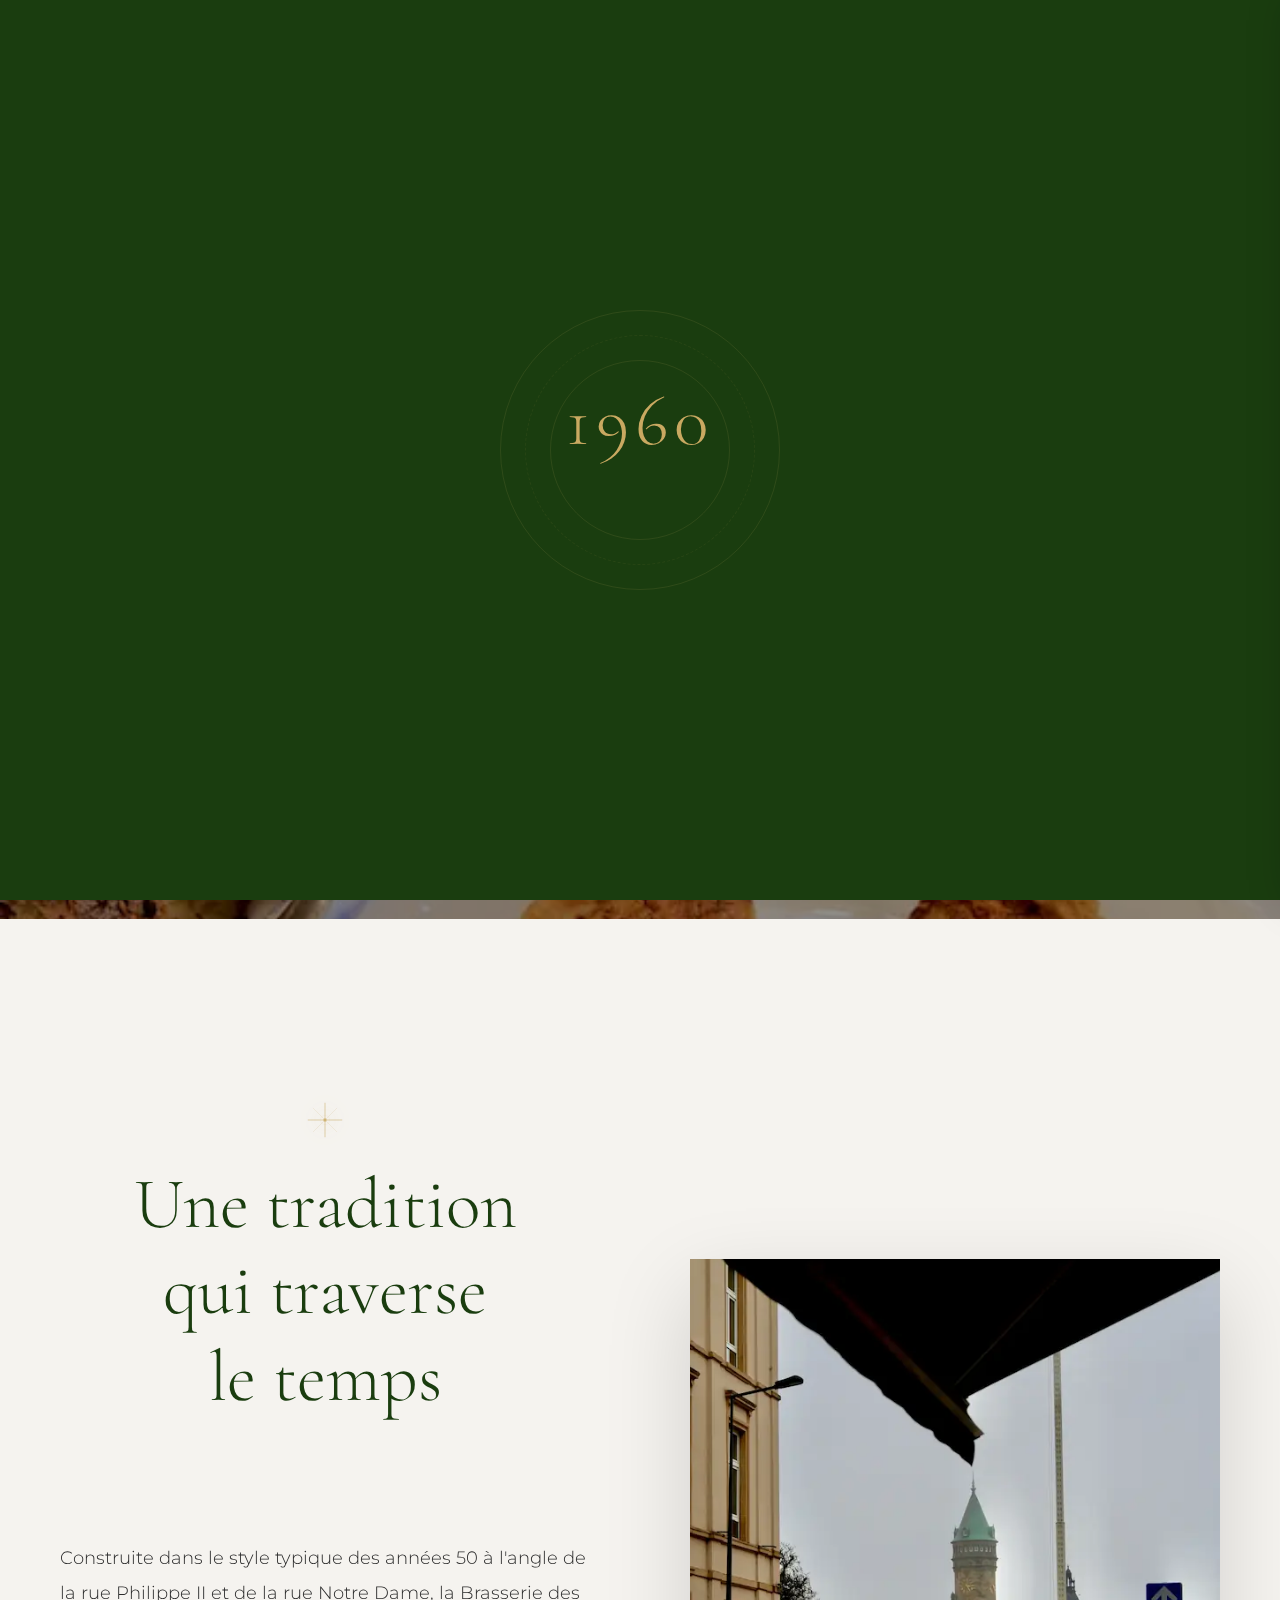
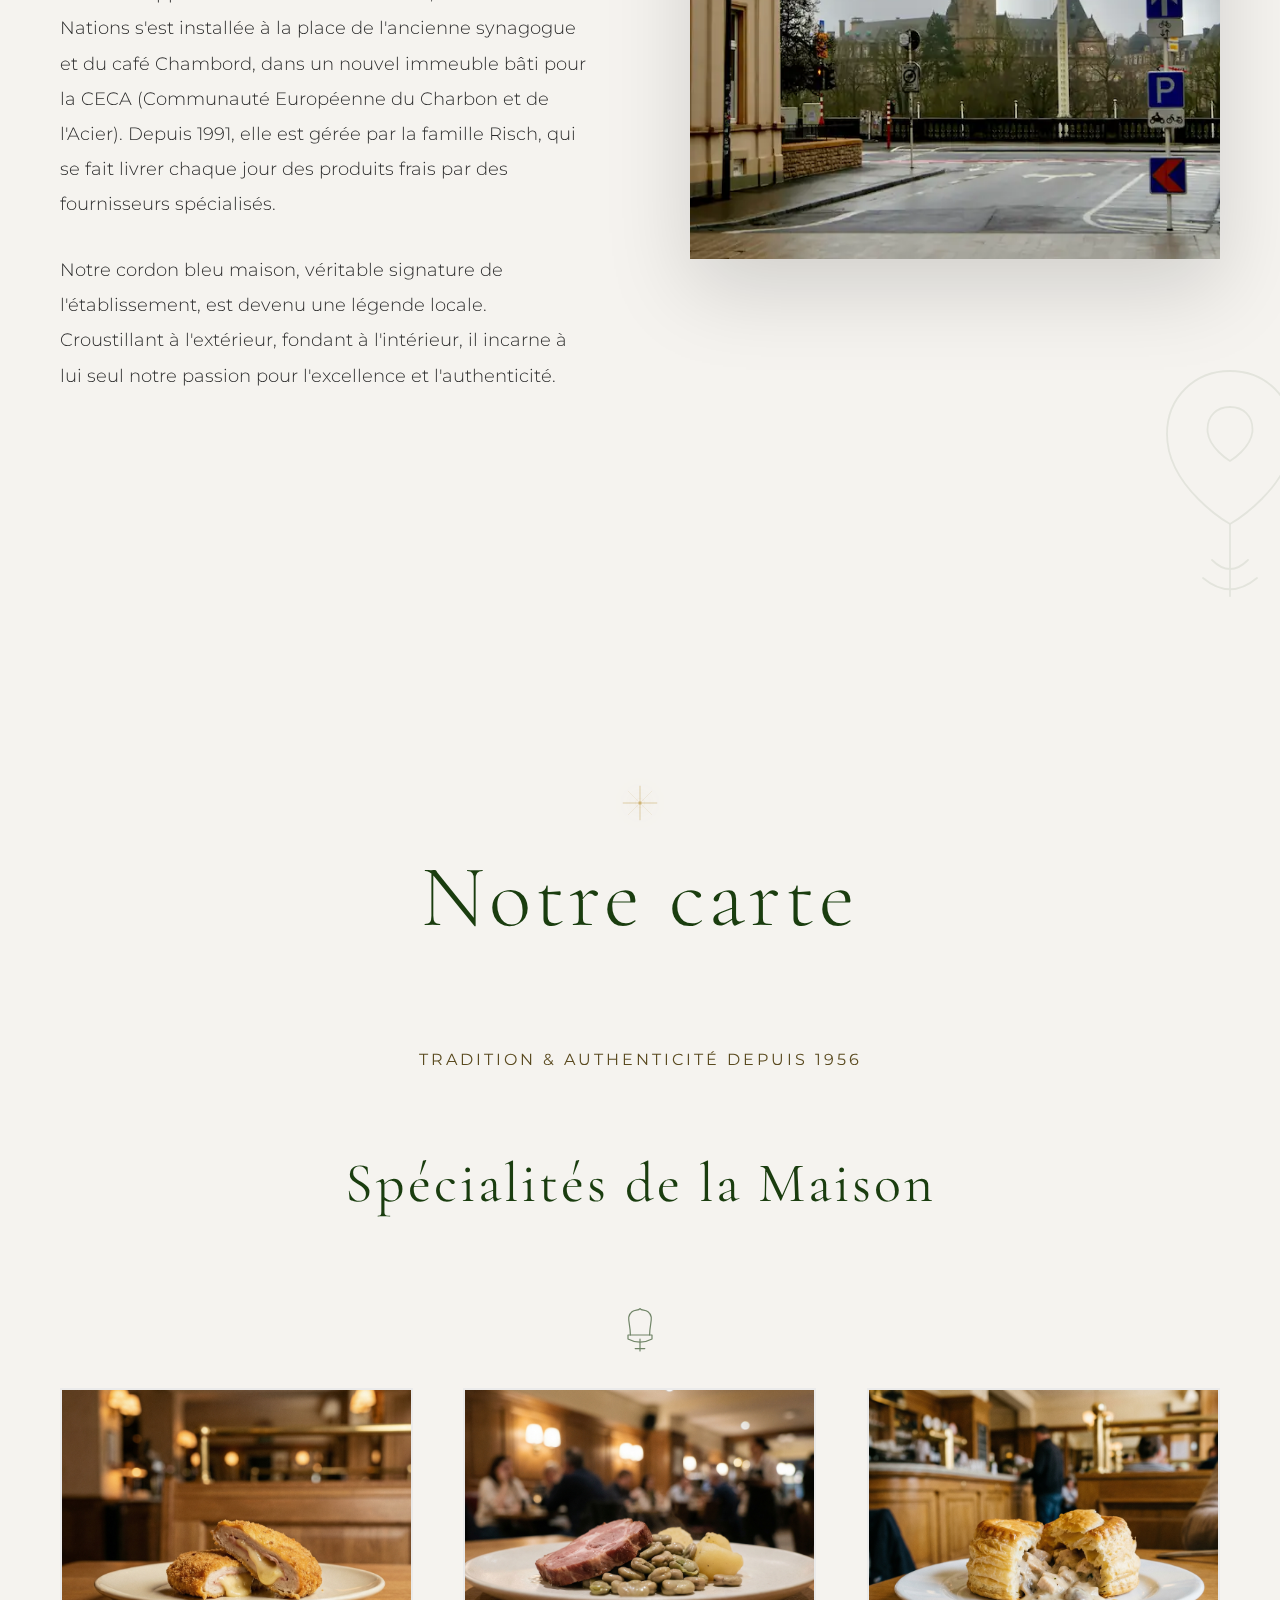
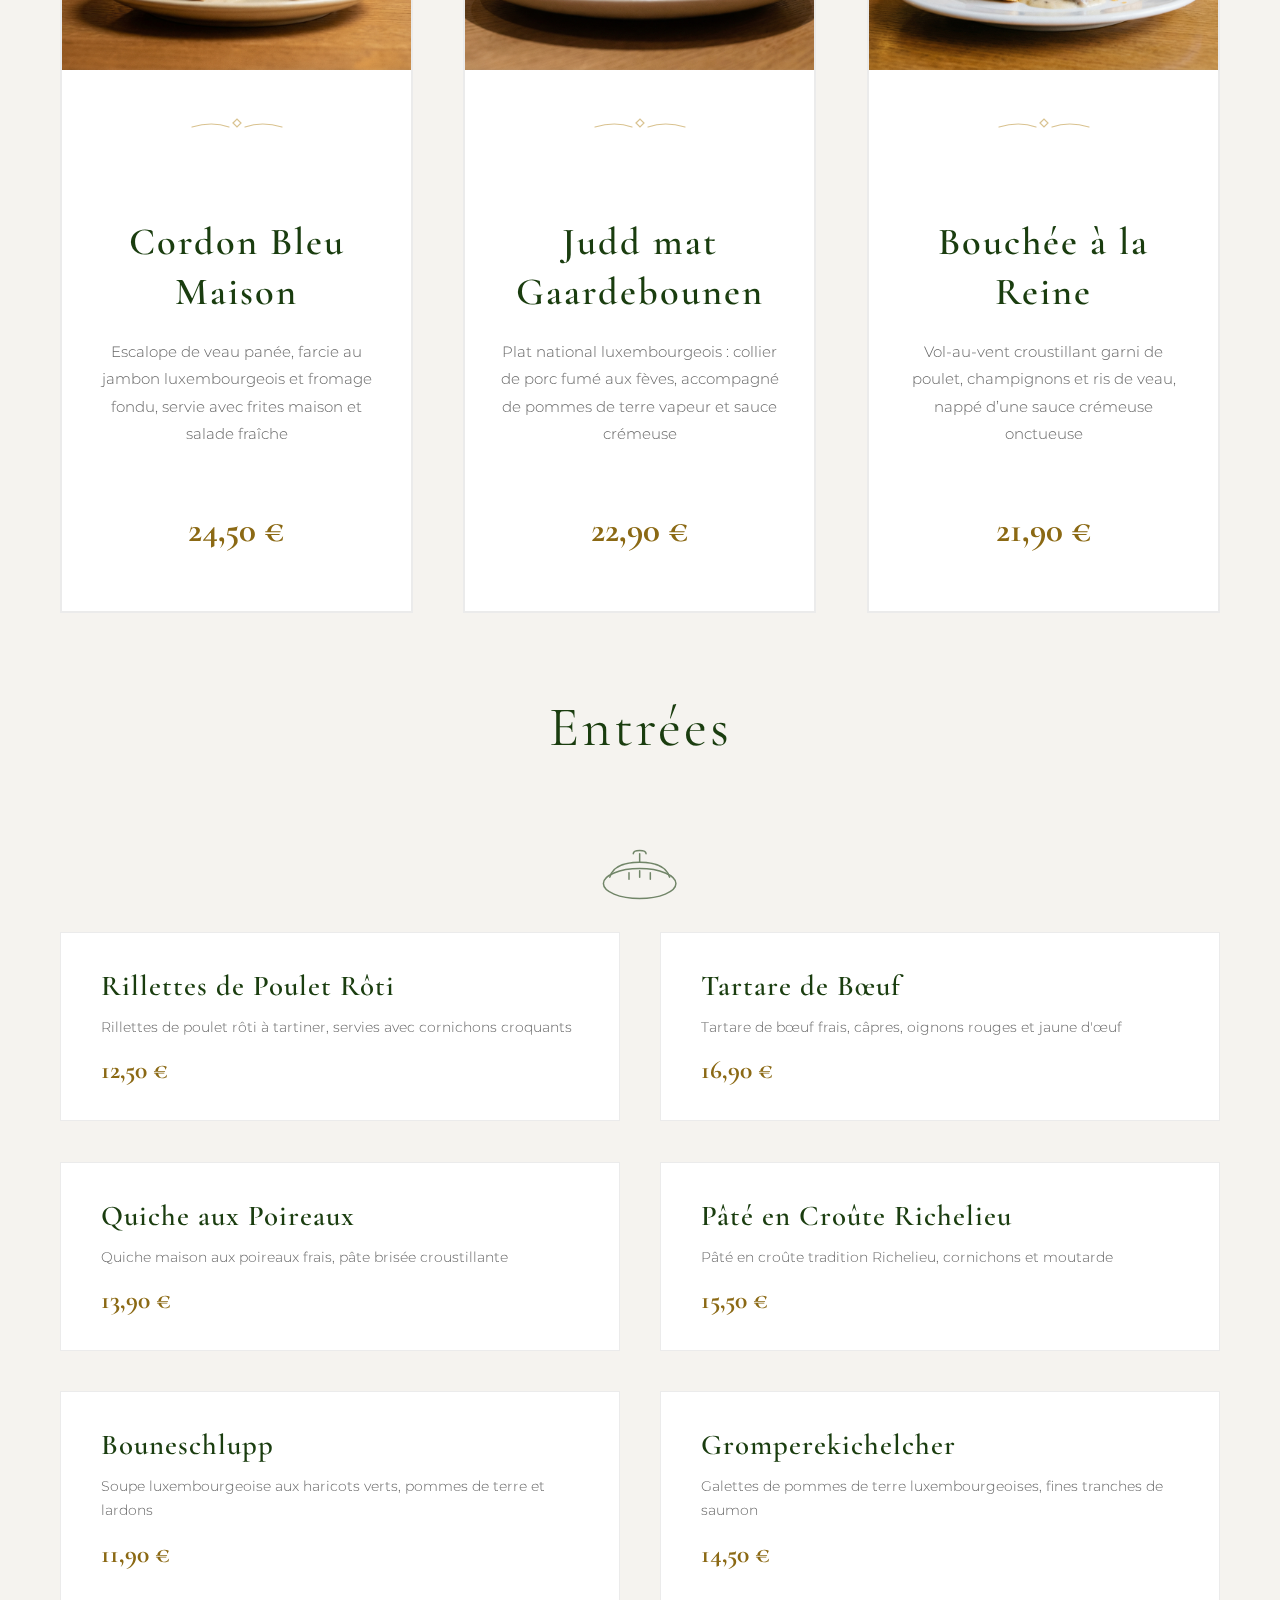
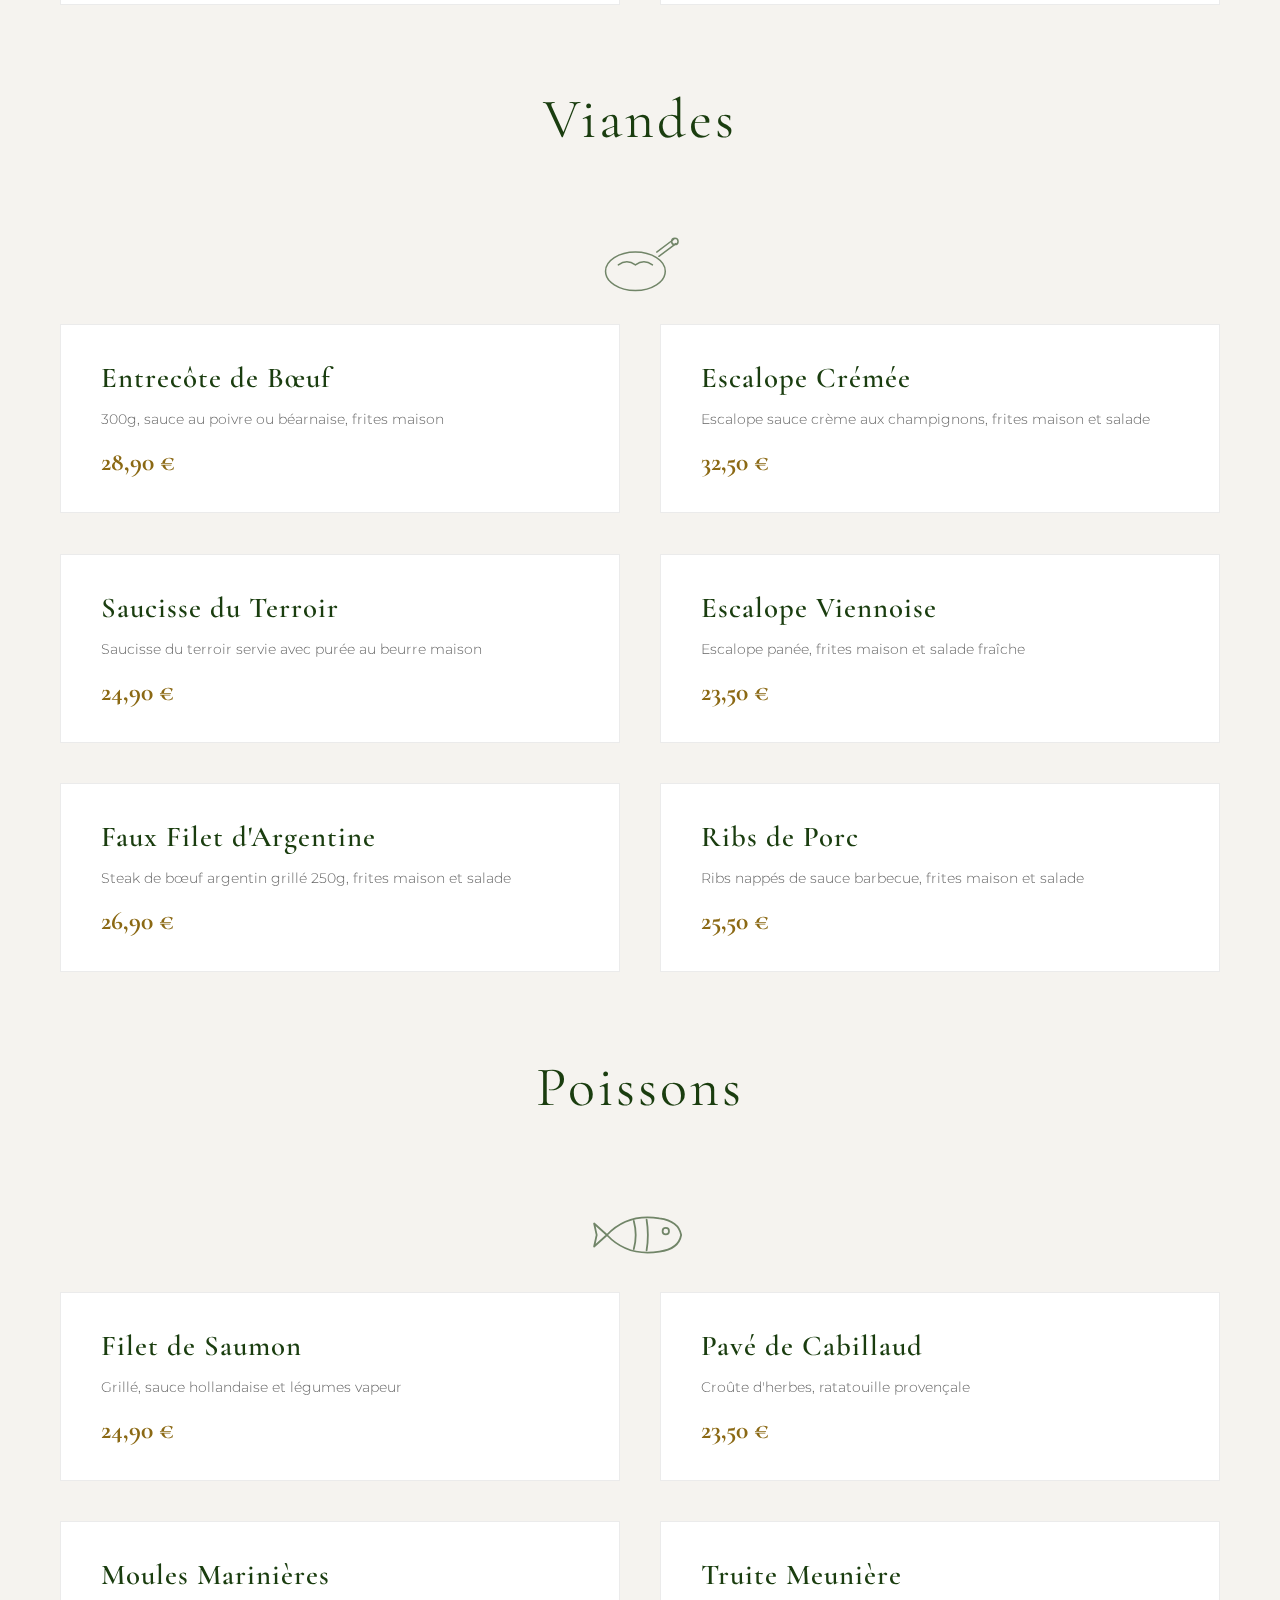
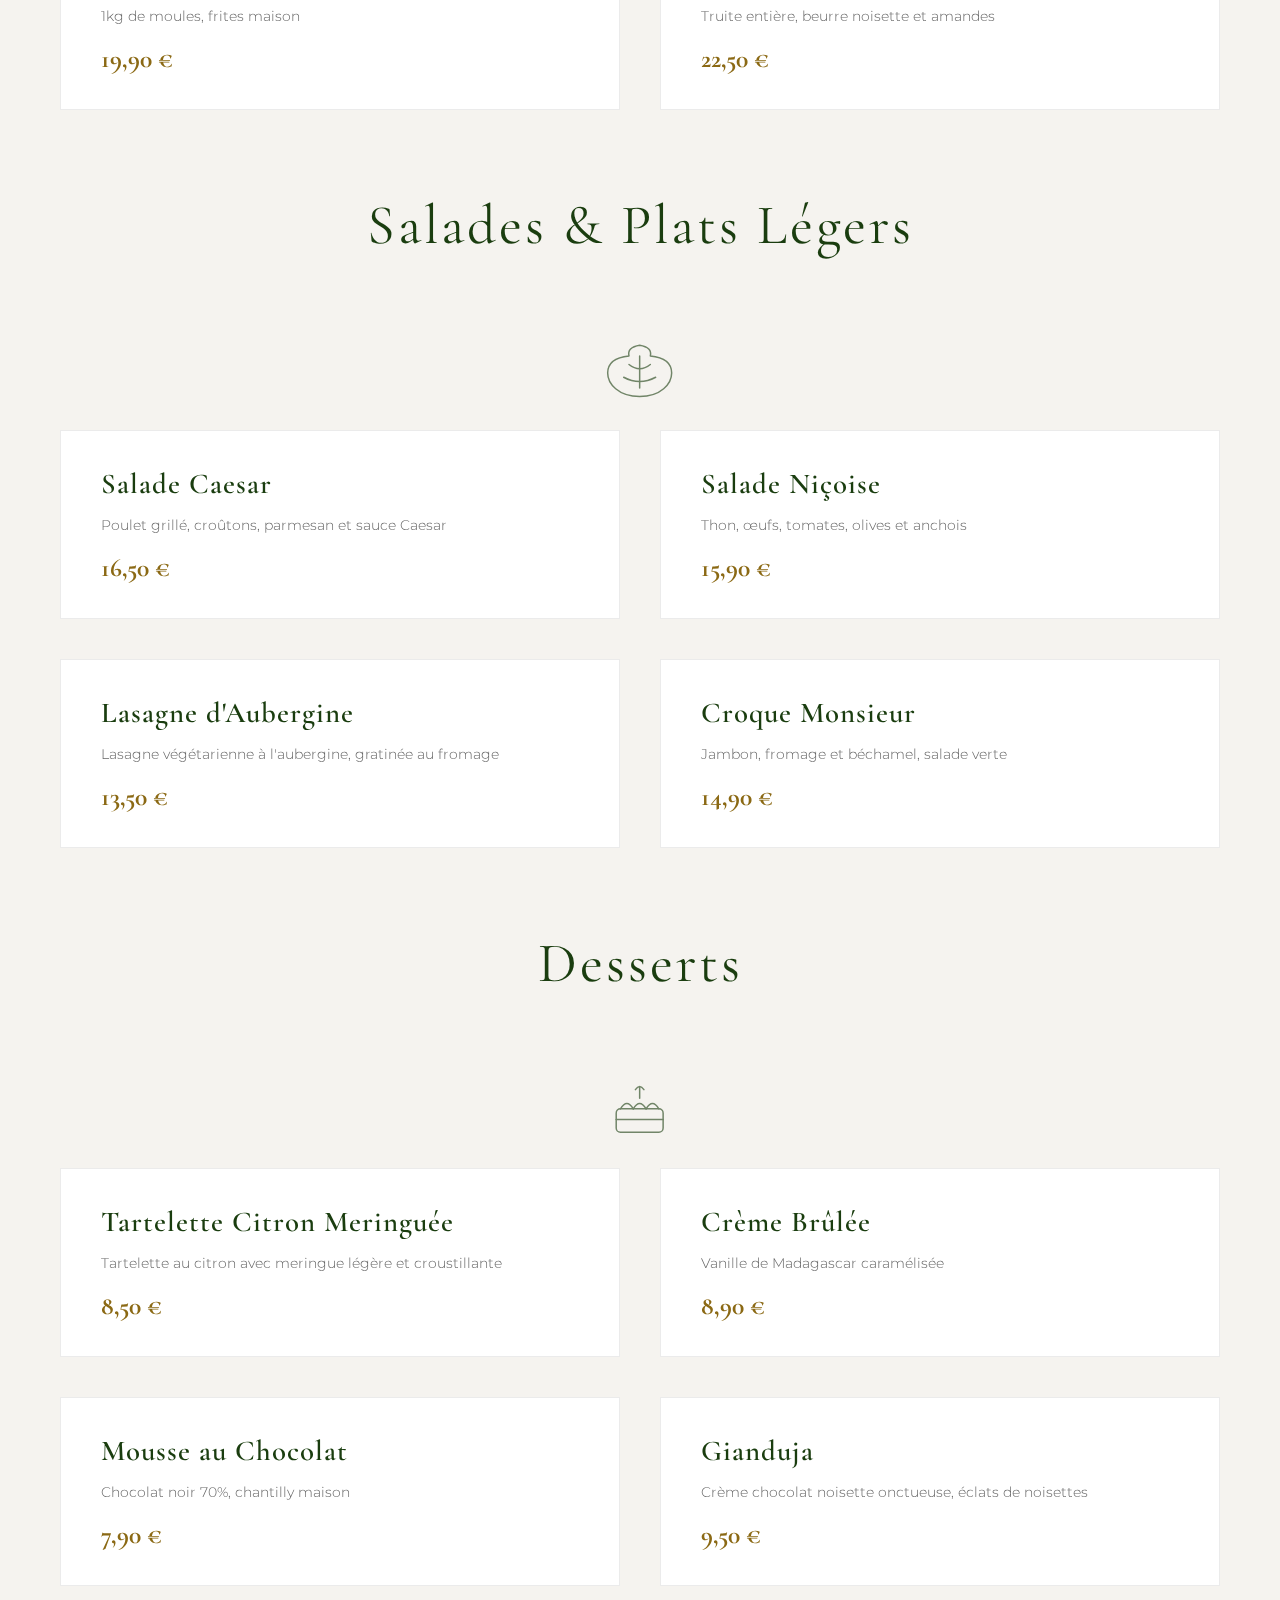
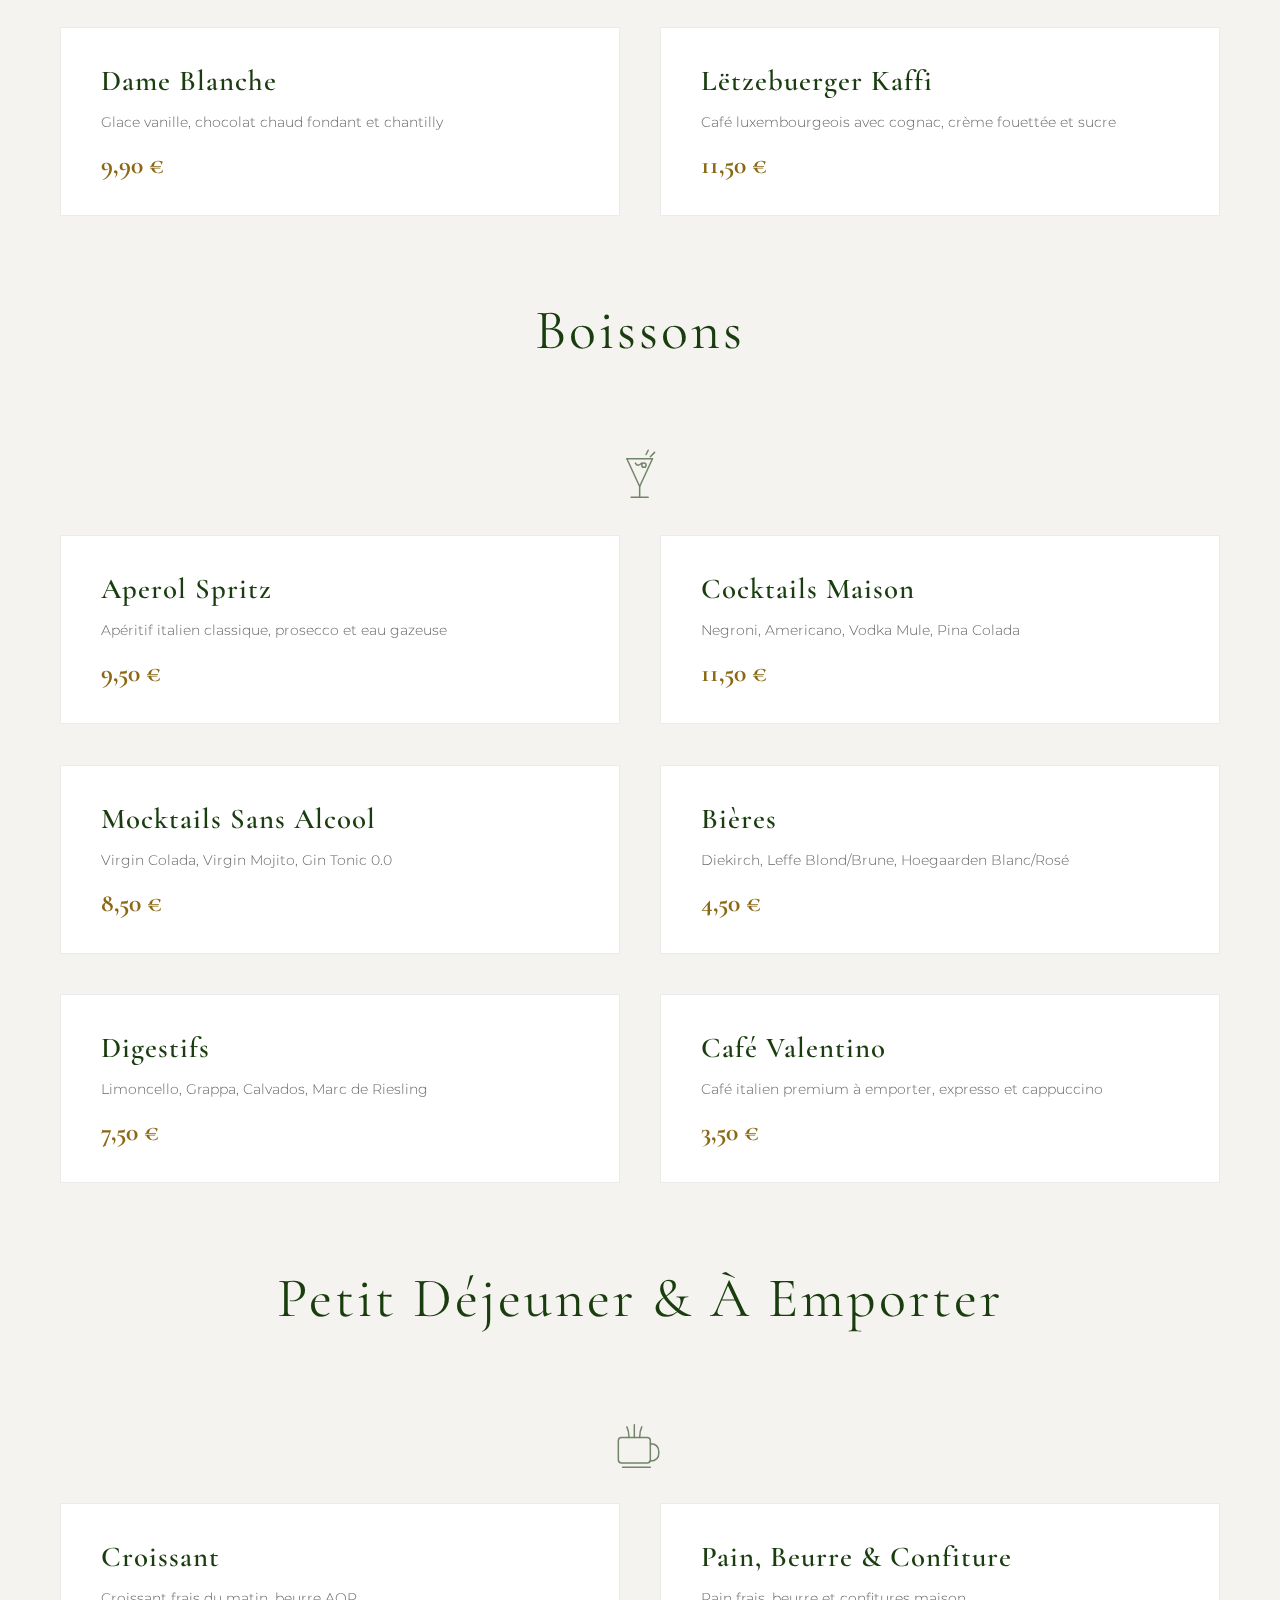
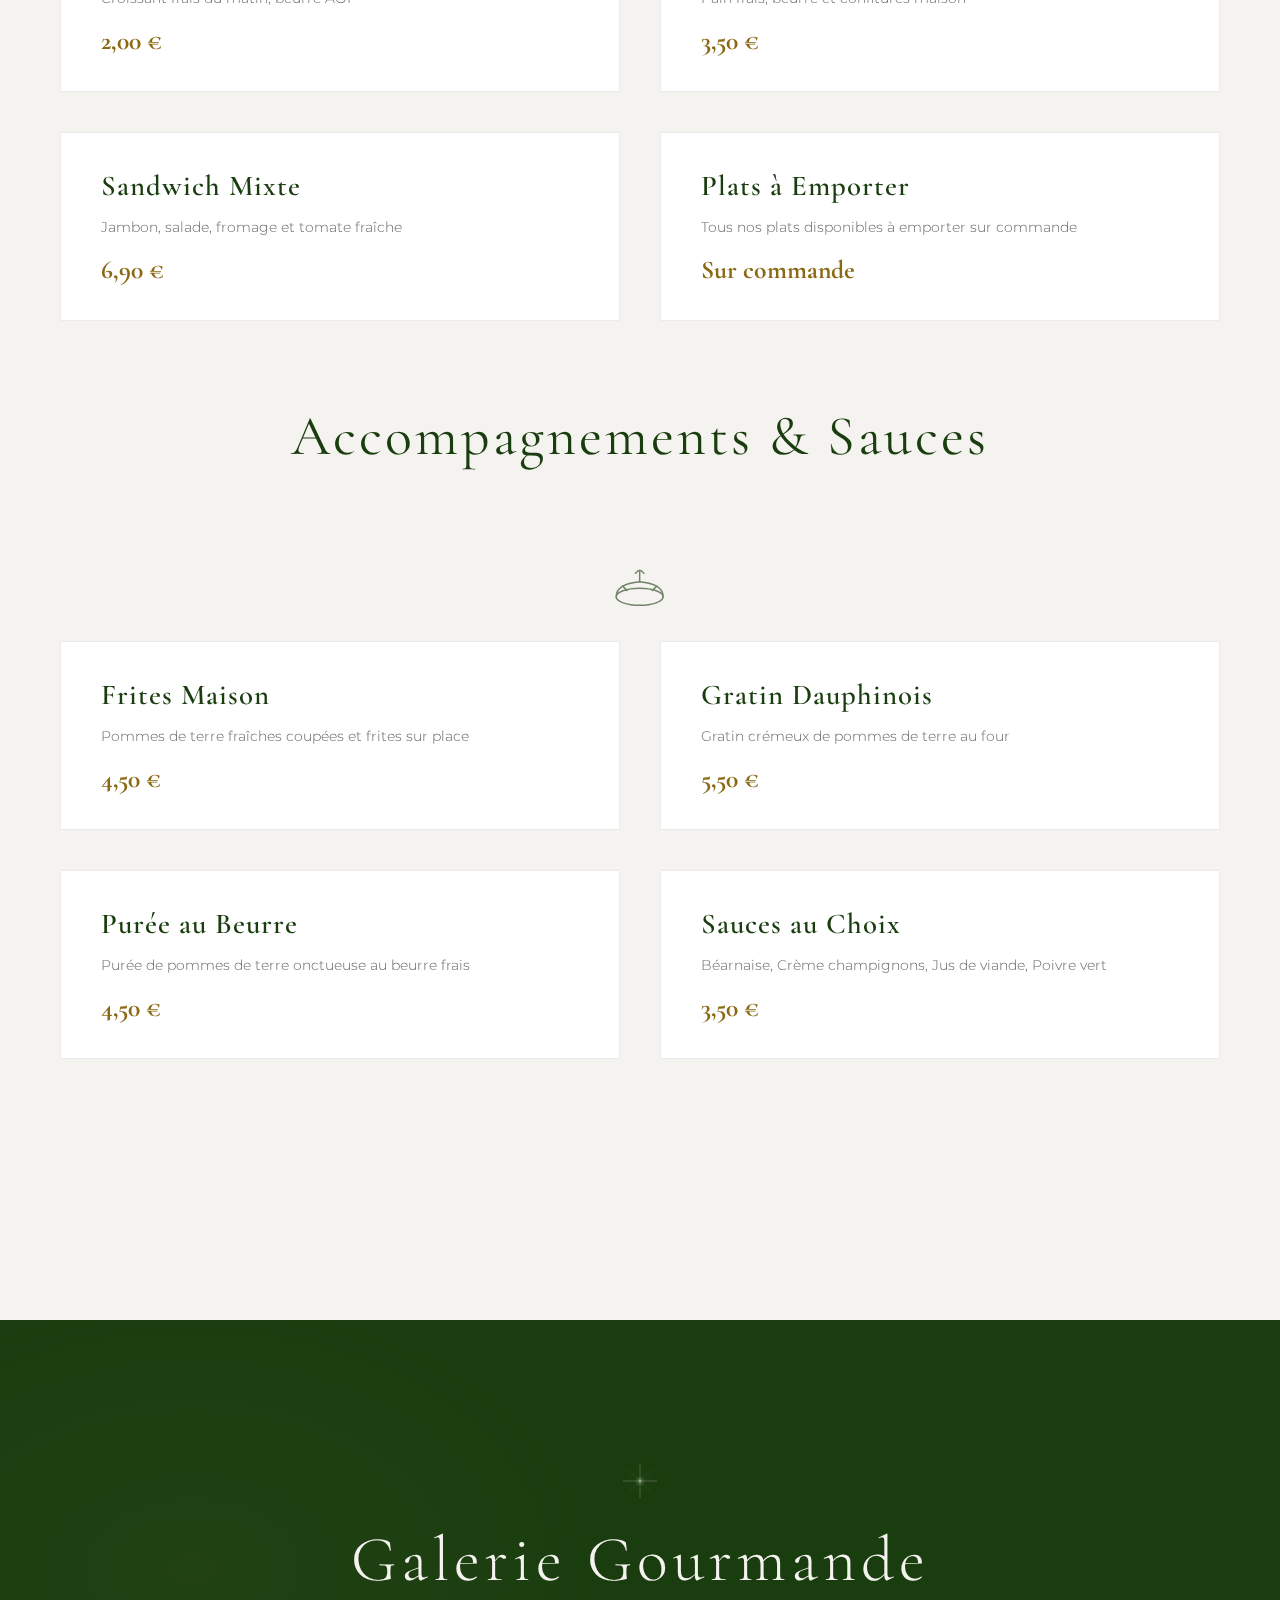
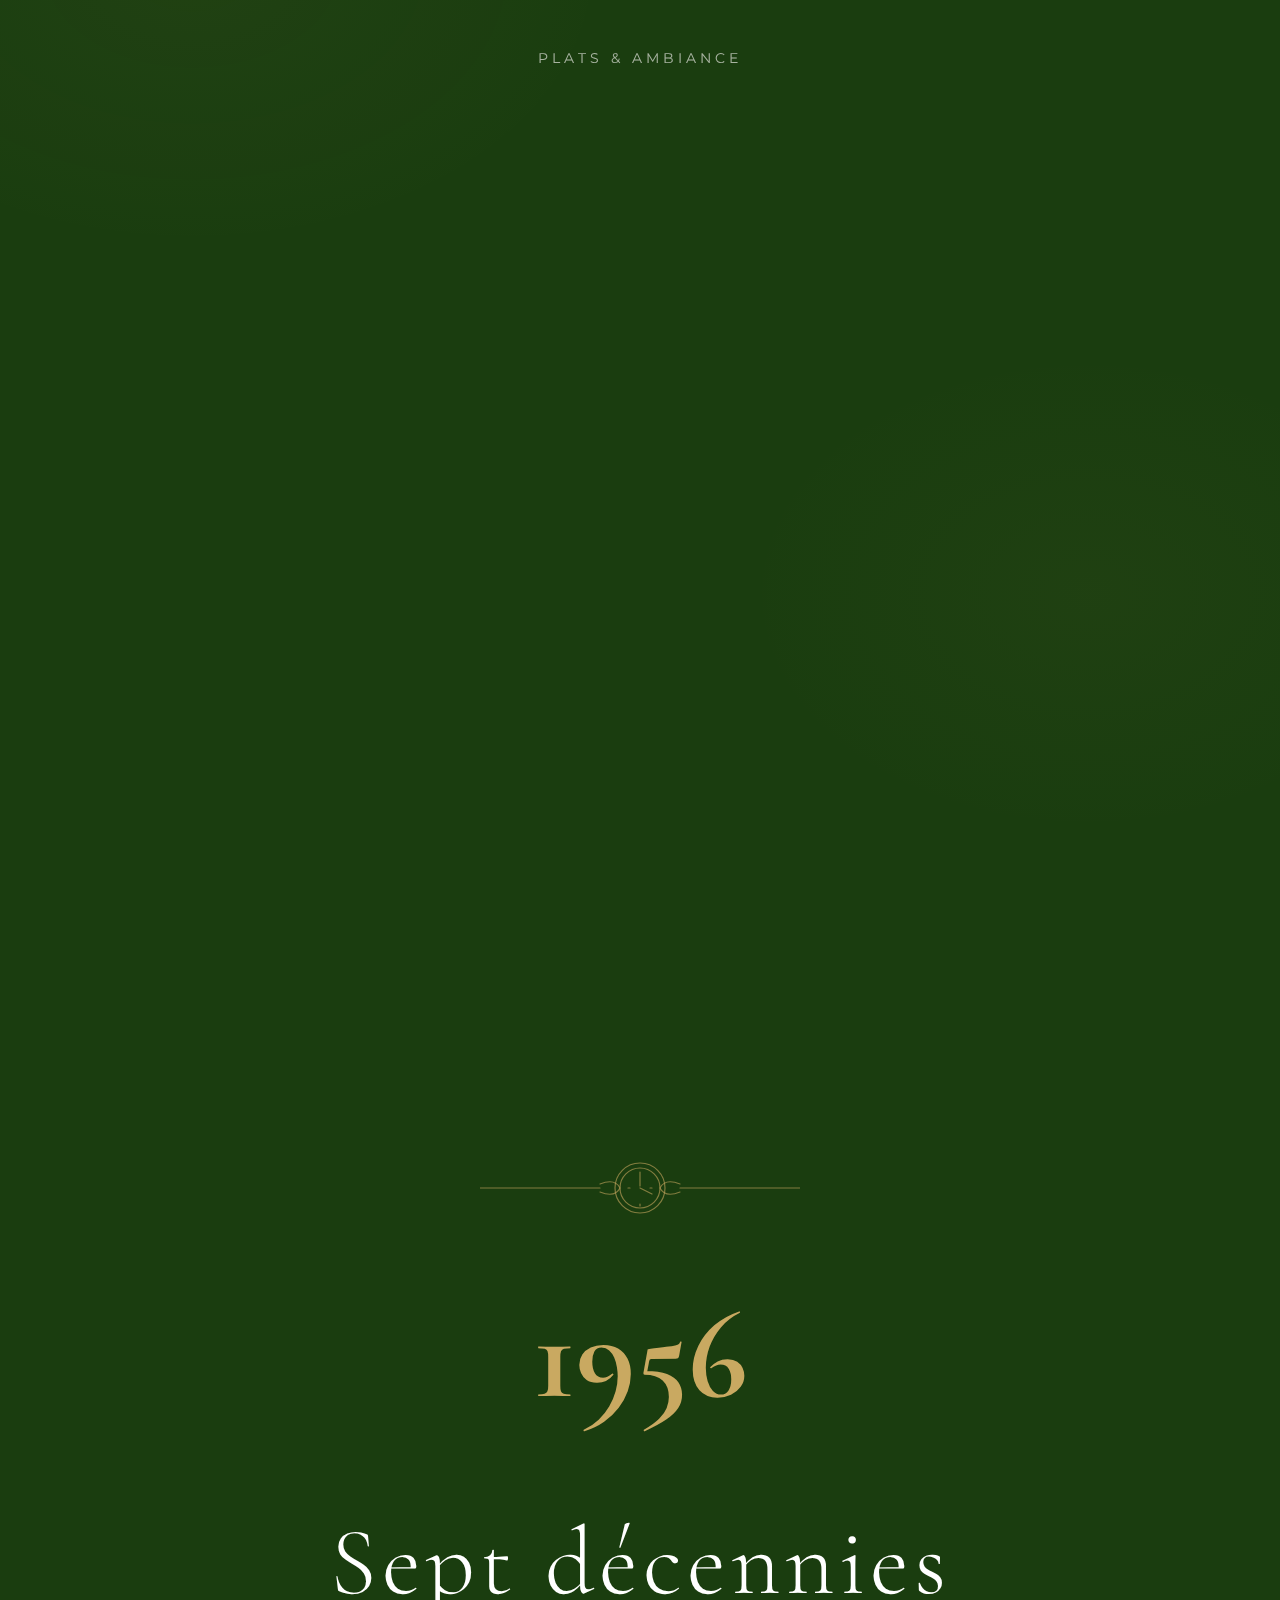
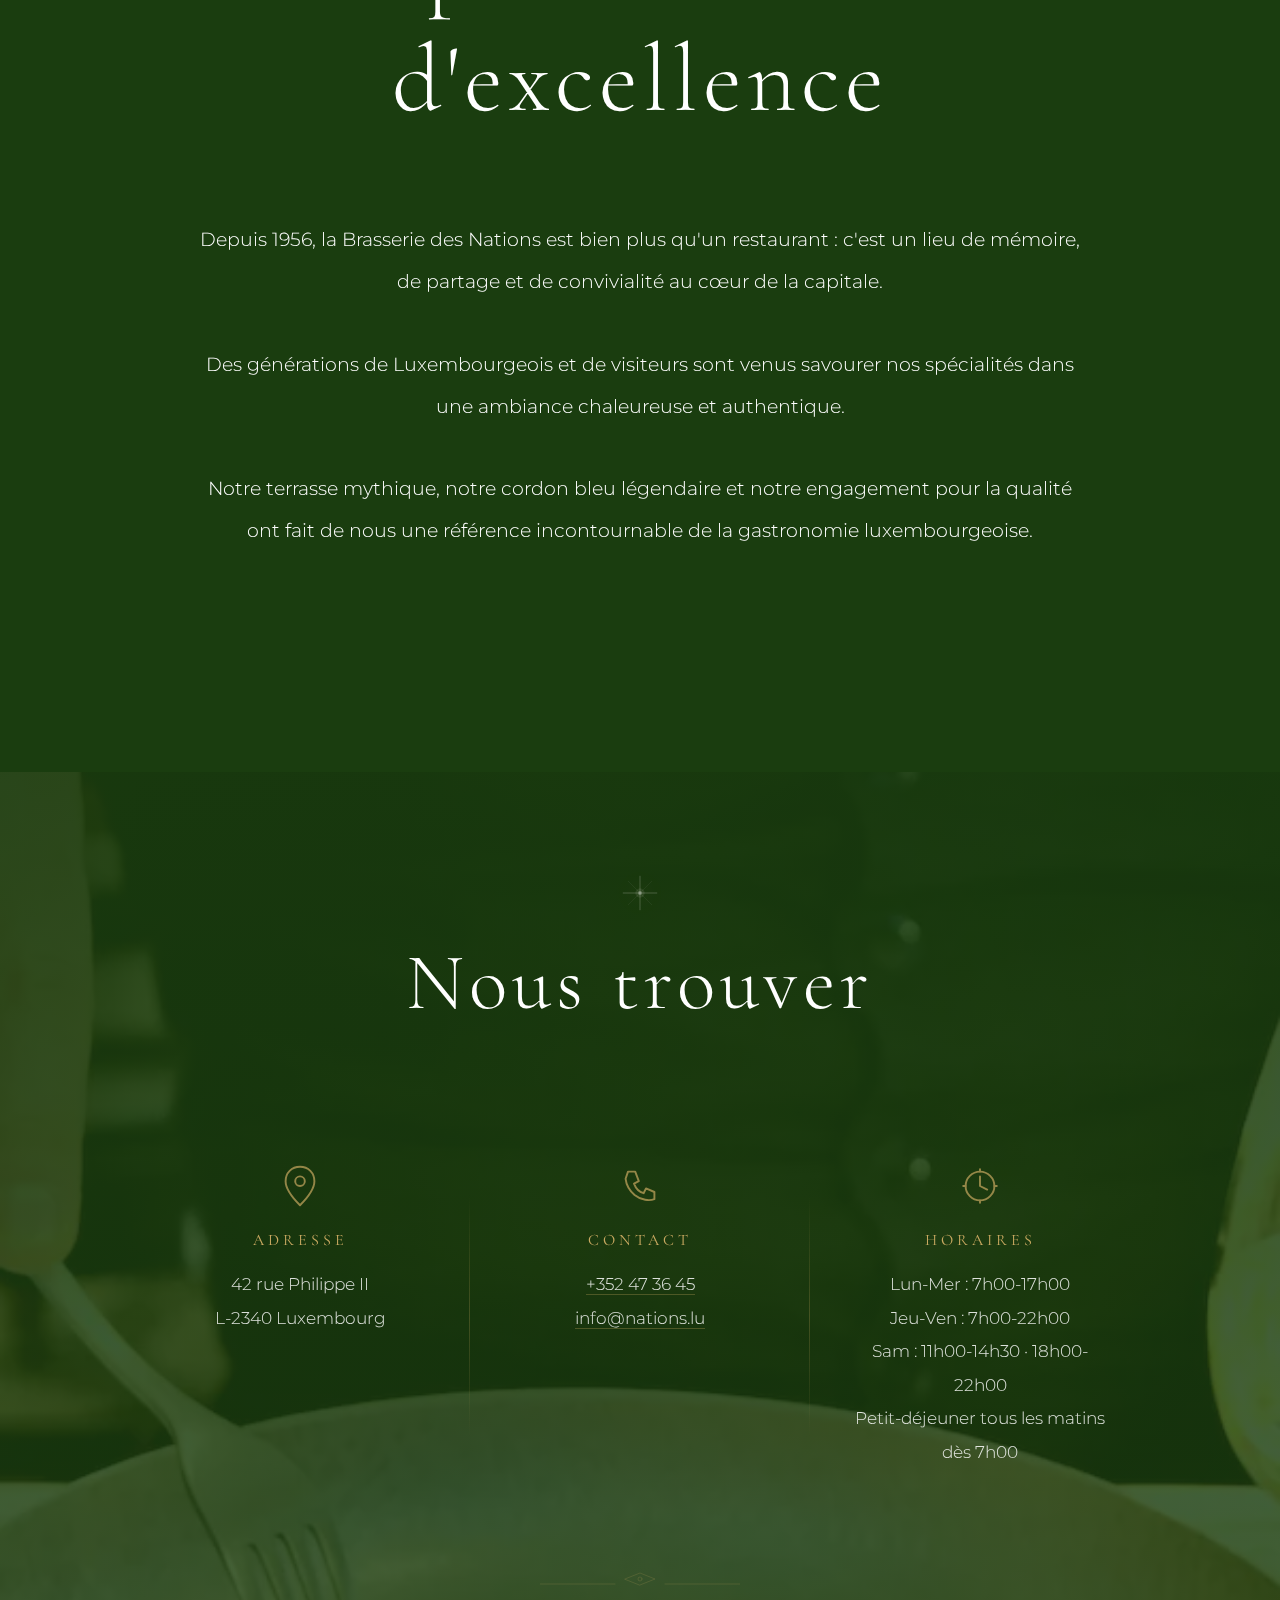
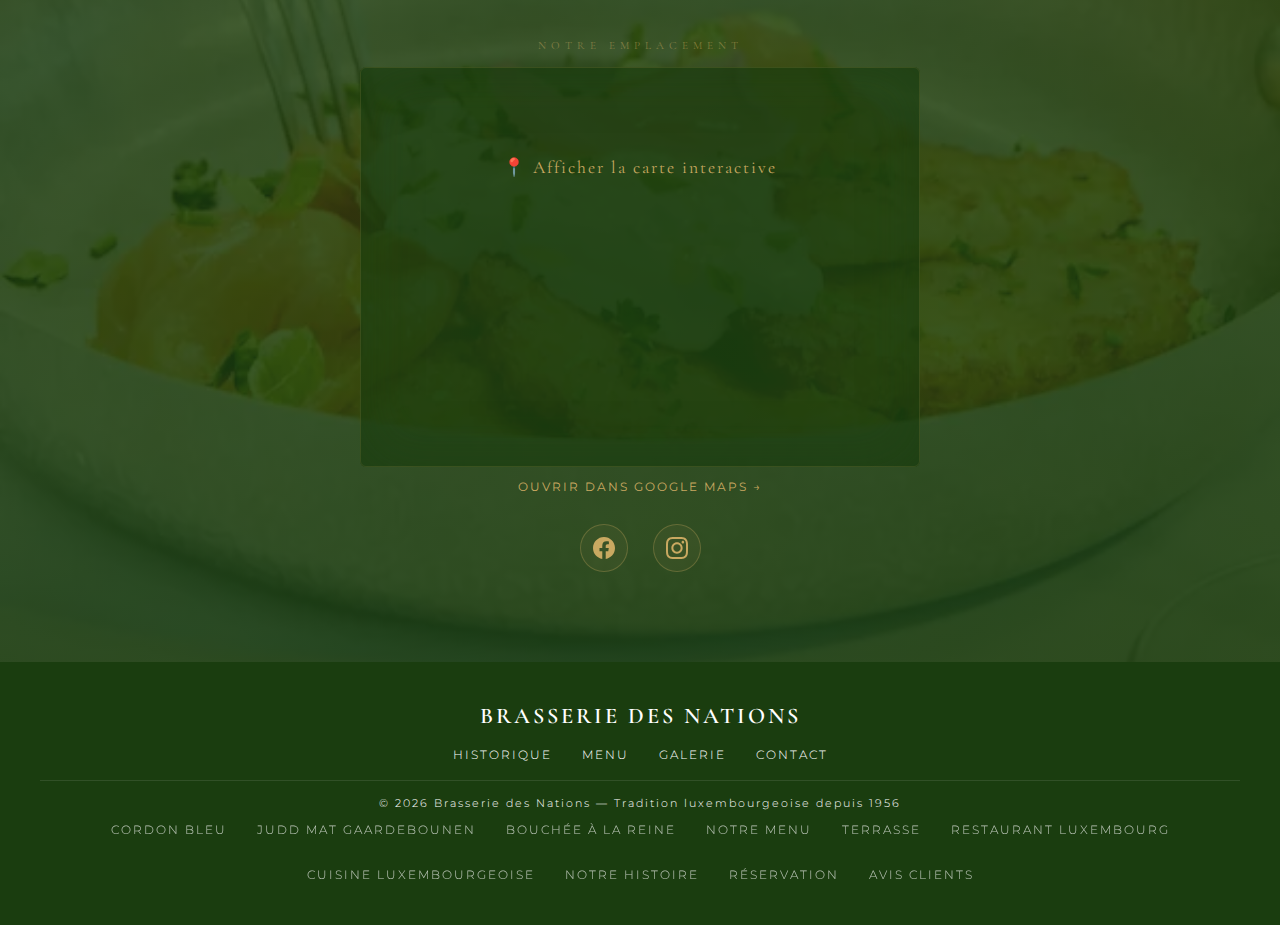
<file: index.html>
<!DOCTYPE html>
<html lang="fr" dir="ltr" prefix="og: https://ogp.me/ns#">
<head>
    <meta charset="UTF-8">
    <meta name="viewport" content="width=device-width, initial-scale=1.0">
        
    <meta name="description" content="Brasserie des Nations - Restaurant luxembourgeois traditionnel depuis 1956 au cœur de Luxembourg-Ville. Cordon bleu maison, Judd mat Gaardebounen, Bouchée à la Reine. Menu du jour, terrasse. Réservez au +352 47 36 45.">
    <title>Brasserie des Nations | Restaurant Luxembourgeois depuis 1956 à Luxembourg-Ville</title>
        <meta name="robots" content="index, follow, max-image-preview:large, max-snippet:-1, max-video-preview:-1">
    <meta name="author" content="Brasserie des Nations">
    <meta name="theme-color" content="#1a3d0f">
    <meta name="mobile-web-app-capable" content="yes">
    <meta name="apple-mobile-web-app-capable" content="yes">
    <meta name="apple-mobile-web-app-status-bar-style" content="black-translucent">
    <link rel="canonical" href="https://comealamaisongroupe.github.io/Brasserie-des-nations/">
    <link rel="sitemap" type="application/xml" href="/Brasserie-des-nations/sitemap.xml">
    <link rel="manifest" href="manifest.json">     <link rel="preload" as="image" href="assets/images/gallery/616236754_17845109154670666_6126207275337013230_n.webp" fetchpriority="high">
    <meta name="keywords" content="restaurant luxembourg, brasserie luxembourg, cordon bleu luxembourg, judd mat gaardebounen, restaurant luxembourgeois, cuisine luxembourgeoise, terrasse luxembourg-ville, menu du jour luxembourg, Bouchée à la Reine, restaurant traditionnel luxembourg, brasserie des nations">
    <meta name="geo.region" content="LU">
    <meta name="geo.placename" content="Luxembourg-Ville">
    <meta name="geo.position" content="49.6116;6.1319">
    <meta name="ICBM" content="49.6116, 6.1319">
        <!-- Open Graph -->
    <meta property="og:type" content="website">
    <meta property="og:url" content="https://comealamaisongroupe.github.io/Brasserie-des-nations/">
    <meta property="og:title" content="Brasserie des Nations | Restaurant Luxembourgeois depuis 1956">
    <meta property="og:description" content="Restaurant luxembourgeois traditionnel depuis 1956. Cordon bleu maison, Judd mat Gaardebounen, Bouchée à la Reine. Terrasse au coeur de Luxembourg-Ville.">
    <meta property="og:image" content="https://comealamaisongroupe.github.io/Brasserie-des-nations/assets/images/gallery/615844265_17844469170670666_5461536459451792004_n.webp">
    <meta property="og:locale" content="fr_LU">
    <meta property="og:site_name" content="Brasserie des Nations">
    <!-- Twitter Card -->
    <meta name="twitter:card" content="summary_large_image">
    <meta name="twitter:title" content="Brasserie des Nations | Restaurant Luxembourgeois depuis 1956">
    <meta name="twitter:description" content="Restaurant luxembourgeois traditionnel depuis 1956. Cordon bleu maison et spécialités luxembourgeoises.">
    <meta name="twitter:image" content="https://comealamaisongroupe.github.io/Brasserie-des-nations/assets/images/gallery/615844265_17844469170670666_5461536459451792004_n.webp">
    
    <link rel="preconnect" href="https://fonts.googleapis.com">
    <link rel="preconnect" href="https://fonts.gstatic.com" crossorigin>
    <link href="https://fonts.googleapis.com/css2?family=Cormorant+Garamond:wght@300;400;500;600;700&family=Montserrat:wght@200;300;400;500&display=swap" rel="preload" as="style" onload="this.onload=null;this.rel='stylesheet'">
    <link rel="stylesheet" href="css/style.css">
    
</head>
<body>
<div class="site-wrap">
   <div class="golden-thread" id="goldenThread"></div>
        <script type="application/ld+json">
    {
      "@context": "https://schema.org",
      "@type": "Restaurant",
      "name": "Brasserie des Nations",
      "image": "https://comealamaisongroupe.github.io/Brasserie-des-nations/assets/images/gallery/615844265_17844469170670666_5461536459451792004_n.webp",
      "url": "https://comealamaisongroupe.github.io/Brasserie-des-nations/",
      "telephone": "+352473645",
      "priceRange": "€€",
      "servesCuisine": ["Luxembourgeoise", "Française", "Européenne"],
      "acceptsReservations": "true",
      "address": {
        "@type": "PostalAddress",
        "streetAddress": "42 rue Philippe II",
        "addressLocality": "Luxembourg",
        "postalCode": "L-2340",
        "addressCountry": "LU"
      },
      "geo": {
        "@type": "GeoCoordinates",
        "latitude": 49.6116,
        "longitude": 6.1319
      },
      "openingHoursSpecification": [
        {
                "@type": "OpeningHoursSpecification",
                "dayOfWeek": ["Monday","Tuesday","Wednesday"],
                "opens": "07:00",
                "closes": "17:00"
            },
            {
                "@type": "OpeningHoursSpecification",
                "dayOfWeek": ["Thursday","Friday"],
                "opens": "07:00",
                "closes": "22:00"
            },
            {
                "@type": "OpeningHoursSpecification",
                "dayOfWeek": "Saturday",
                "opens": "11:00",
                "closes": "14:30"
            },
            {
                "@type": "OpeningHoursSpecification",
                "dayOfWeek": "Saturday",
                "opens": "18:00",
                "closes": "22:00"
            }
      ],
                    "sameAs": ["https://www.facebook.com/BrasserieDesNations", "https://www.instagram.com/brasserie_des_nations"],
      "menu": "https://comealamaisongroupe.github.io/Brasserie-des-nations/#menu",
      "foundingDate": "1956",
      "description": "Restaurant luxembourgeois traditionnel depuis 1956 au coeur de Luxembourg-Ville. Spécialités : Cordon bleu maison, Judd mat Gaardebounen, Bouchée à la Reine.",
      "hasMenu": {
        "@type": "Menu",
        "hasMenuSection": [
          {
            "@type": "MenuSection",
            "name": "Spécialités de la Maison",
            "hasMenuItem": [
              {"@type": "MenuItem", "name": "Cordon Bleu Maison", "offers": {"@type": "Offer", "price": "24.50", "priceCurrency": "EUR"}},
              {"@type": "MenuItem", "name": "Judd mat Gaardebounen", "offers": {"@type": "Offer", "price": "22.90", "priceCurrency": "EUR"}},
              {"@type": "MenuItem", "name": "Bouchée à la Reine", "offers": {"@type": "Offer", "price": "21.90", "priceCurrency": "EUR"}}
            ]
          }
        ]
      },
    }
    </script>
    </head>
    <div class="site-wrap">
    <div class="golden-thread" style="display:none" id="goldenThread"></div>
    |

        <script type="application/ld+json">
{
  "@context": "https://schema.org",
  "@type": "FAQPage",
  "mainEntity": [
    {
      "@type": "Question",
      "name": "Quels sont les horaires d'ouverture de la Brasserie des Nations ?",
      "acceptedAnswer": {
        "@type": "Answer",
        "text": "Lundi-Mercredi : 7h00-17h00, Jeudi-Vendredi : 7h00-22h00, Samedi : 11h00-14h30 et 18h00-22h00. Petit-déjeuner tous les matins dès 7h00."
      }
    },
    {
      "@type": "Question",
      "name": "Quelle est la spécialité de la Brasserie des Nations ?",
      "acceptedAnswer": {
        "@type": "Answer",
        "text": "Notre cordon bleu maison est notre signature depuis 1956. Nous proposons également le Judd mat Gaardebounen (plat national luxembourgeois) et la Bouchée à la Reine."
      }
    },
    {
      "@type": "Question",
      "name": "Peut-on réserver une table à la Brasserie des Nations ?",
      "acceptedAnswer": {
        "@type": "Answer",
        "text": "Oui, vous pouvez réserver par téléphone au +352 47 36 45 ou par email à info@nations.lu."
      }
    },
    {
      "@type": "Question",
      "name": "Où se situe la Brasserie des Nations ?",
      "acceptedAnswer": {
        "@type": "Answer",
        "text": "42 rue Philippe II, L-2340 Luxembourg-Ville, au coeur du centre-ville historique."
      }
    }
  ]
}
</script>
    <div class="grain" style="display:none"></div>
    <div class="cursor-glow" style="display:none" id="cursorGlow"></div>
    <!-- Navigation -->
    <nav role="navigation" aria-label="Menu principal" class="show">

        <!-- Burger mobile -->
        <button class="burger" id="burger" aria-label="Menu" aria-expanded="false">
            <span></span><span></span><span></span>
        </button>
        <!-- Drawer mobile -->
        <div class="mob-drawer" id="mobDrawer">
            <a href="#menu-du-jour" class="mob-link pdj-nav-link">Menu du Jour</a>
            <a href="pages/historique.html" class="mob-link">Historique</a>
            <a href="#menu" class="mob-link">Menu</a>
            <a href="#galerie" class="mob-link">Galerie</a>
            <a href="#contact" class="mob-link">Contact</a>
            <a href="/Brasserie-des-nations/pages/vin.html" class="mob-link">Vins</a>
            <a href="tel:+352473645" class="mob-cta">Réserver</a>
        </div>
        <div class="mob-overlay" id="mobOverlay"></div>
        <div class="nav-inner">
            <a href="#menu-du-jour" class="nav-link pdj-nav-link">Menu du Jour</a>
            <span class="nav-dot">·</span>
            <a href="pages/historique.html" class="nav-link">Historique</a>
            <span class="nav-dot">·</span>
            <a href="#menu" class="nav-link">Menu</a>
            <span class="nav-dot">·</span>
            <a href="#galerie" class="nav-link">Galerie</a>
            <span class="nav-dot">·</span>
            <a href="#contact" class="nav-link">Contact</a>
            <span class="nav-dot">·</span>
            <a href="tel:+352473645" class="nav-link">Réserver</a>
            <span class="nav-dot">·</span>
            <a href="/Brasserie-des-nations/pages/vin.html" class="nav-link">Vins</a>
        </div>
    </nav>     <main>

    <!-- Hero Section -->
    <section class="hero-video">
                    <img src="assets/images/gallery/616236754_17845109154670666_6126207275337013230_n.webp" alt="Brasserie des Nations - Terrasse historique" width="1920" height="1080" fetchpriority="high" decoding="async" style="position:absolute;inset:0;width:100%;height:100%;object-fit:cover;z-index:0;">
        <video id="heroVid" muted loop playsinline poster="assets/images/gallery/616236754_17845109154670666_6126207275337013230_n.webp" preload="none" fetchpriority="high" aria-hidden="true">
            <source src="assets/video-bg.mp4" type="video/mp4">
        </video>
        <div class="hero-overlay go">
            

            <h1 class="hero-title">BRASSERIE<br>DES NATIONS</h1>
            <p class="hero-subtitle">Depuis 1956</p>

            <svg class="hero-divider" viewBox="0 0 200 20" xmlns="http://www.w3.org/2000/svg" aria-hidden="true"><g fill="none" stroke="rgba(201,169,97,0.6)" stroke-width="1" stroke-linecap="round"><path d="M20 10 Q55 3 90 10" /><path d="M110 10 Q145 3 180 10" /><path d="M94 7 L100 2 L106 7 L100 12 Z" /></g></svg>

            <!-- Illustration façade brasserie sous le titre -->
            <svg class="hero-facade draw-anim" viewBox="0 0 600 220" xmlns="http://www.w3.org/2000/svg" aria-hidden="true">
                <g fill="none" stroke="rgba(255,255,255,0.6)" stroke-width="1.5" stroke-linecap="round" stroke-linejoin="round">
                    <path d="M50 200 H550" />
                    <rect x="80" y="50" width="440" height="150" rx="3" />
                    <rect x="140" y="60" width="320" height="28" rx="2" />
                    <line x1="155" y1="74" x2="445" y2="74" />
                    <path d="M100 95 H500" />
                    <path d="M100 95 Q117 118 134 95 Q151 118 168 95 Q185 118 202 95 Q219 118 236 95 Q253 118 270 95 Q287 118 304 95 Q321 118 338 95 Q355 118 372 95 Q389 118 406 95 Q423 118 440 95 Q457 118 474 95 Q491 118 500 95" />
                    <rect x="270" y="120" width="60" height="80" rx="2" />
                    <line x1="300" y1="120" x2="300" y2="200" />
                    <circle cx="295" cy="160" r="2" /><circle cx="306" cy="160" r="2" />
                    <rect x="120" y="120" width="50" height="50" />
                    <line x1="120" y1="145" x2="170" y2="145" />
                    <line x1="145" y1="120" x2="145" y2="170" />
                    <rect x="200" y="120" width="50" height="50" />
                    <line x1="200" y1="145" x2="250" y2="145" />
                    <line x1="225" y1="120" x2="225" y2="170" />
                    <rect x="350" y="120" width="50" height="50" />
                    <line x1="350" y1="145" x2="400" y2="145" />
                    <line x1="375" y1="120" x2="375" y2="170" />
                    <rect x="430" y="120" width="50" height="50" />
                    <line x1="430" y1="145" x2="480" y2="145" />
                    <line x1="455" y1="120" x2="455" y2="170" />
                    <ellipse cx="150" cy="196" rx="18" ry="6" />
                    <ellipse cx="450" cy="196" rx="18" ry="6" />
                    <line x1="150" y1="190" x2="150" y2="200" />
                    <line x1="450" y1="190" x2="450" y2="200" />
                </g>
            </svg>
        </div>
        <div class="scroll-indicator">Découvrir ↓</div>
    </section>

        <!-- ===== PLAT DU JOUR ===== -->
    <section id="menu-du-jour" class="plat-du-jour">
        <div class="pdj-label">✦ Menu du Jour ✦</div>
        <div class="pdj-date" id="pdjDate"></div>
        <div class="pdj-divider"></div>
        <div id="pdjBreakfast" class="pdj-bloc" style="display:none">
            <div class="pdj-bloc-header" id="pdjBreakfastHeader"></div>
            <div class="pdj-bloc-items" id="pdjBreakfastItems"></div>
        </div>
        <div class="pdj-sep-line" id="pdjSep1" style="display:none">--------------------------------</div>
        <div id="pdjLunch" class="pdj-bloc" style="display:none">
            <div class="pdj-bloc-header" id="pdjLunchHeader"></div>
            <div class="pdj-bloc-items" id="pdjLunchItems"></div>
        </div>
        <div id="pdjDessert" class="pdj-bloc" style="display:none">
            <div class="pdj-bloc-header" id="pdjDessertHeader"></div>
            <div class="pdj-bloc-items" id="pdjDessertItems"></div>
        </div>
        <p class="pdj-empty" id="pdjEmpty">Le menu du jour sera annoncé prochainement.</p>
    </section>

    <!-- Bouton Admin (visible uniquement avec ?admin dans l'URL) -->
    <button class="pdj-admin-trigger" id="pdjAdminBtn" title="Modifier le plat du jour">
        <svg viewBox="0 0 24 24"><path d="M3 17.25V21h3.75L17.81 9.94l-3.75-3.75L3 17.25zM20.71 7.04a1 1 0 000-1.41l-2.34-2.34a1 1 0 00-1.41 0l-1.83 1.83 3.75 3.75 1.83-1.83z"/></svg>
    </button>

    <!-- Modal Connexion Admin -->
    <div class="pdj-modal-overlay" id="pdjLoginModal">
        <div class="pdj-modal">
            <button class="pdj-close" onclick="closePdjModals()">&times;</button>
            <div class="pdj-modal-title" style="font-family:'Cormorant Garamond',serif;font-size:1.8rem;color:var(--green);margin-bottom:25px;text-align:center">Accès Employé</div>
            <label for="pdjPassword">Mot de passe</label>
            <input type="password" id="pdjPassword" placeholder="Entrez le mot de passe">
            <p class="pdj-login-msg" id="pdjLoginMsg">Mot de passe incorrect.</p>
            <div class="pdj-modal-btns">
                <button class="pdj-btn-cancel" onclick="closePdjModals()">Annuler</button>
                <button class="pdj-btn-save" onclick="pdjLogin()">Connexion</button>
            </div>
        </div>
    </div>
    <div class="pdj-panel-overlay" id="pdjPanelOverlay"></div>
    <div class="pdj-panel" id="pdjPanel">
      <div class="pdj-panel-head">
        <div style="font-family:'Cormorant Garamond',serif;font-size:1.4rem;color:var(--green);margin:0;display:flex;align-items:center;gap:10px"><span class="pdj-live-dot"></span> Menu du Jour</div>
        <span class="pdj-live-tag">&#9679; LIVE</span>
        <button class="pdj-panel-close" id="pdjPanelClose">&times;</button>
      </div>
      <div class="pdj-panel-body">
        <div class="pdj-master-toggle">
          <span>&#127869; Menu du Jour</span>
          <div class="pdj-toggle on" id="pdjMasterToggle" data-section="master"></div>
        </div>
        <div class="pdj-edit-bloc active" data-bloc="breakfast">
          <div class="pdj-edit-bloc-head"><span>&#9749; Petit-déjeuner</span><div class="pdj-toggle on" data-section="breakfast"></div></div>
          <div class="pdj-edit-bloc-content">
            <label>Titre de section</label>
            <input type="text" id="pdjInBreakfastHeader" placeholder="PETIT DÉJEUNER À PARTIR DE 7h00 :">
            <label>Articles (un par ligne : nom + prix)</label>
            <textarea id="pdjInBreakfastItems" placeholder="croissant : 2€&#10;pain, beurre et confiture : 3.50€"></textarea>
            <div class="pdj-hint">Un article par ligne, prix en fin de ligne</div>
          </div>
        </div>
        <div class="pdj-edit-bloc active" data-bloc="lunch">
          <div class="pdj-edit-bloc-head"><span>&#127860; Plats du jour</span><div class="pdj-toggle on" data-section="lunch"></div></div>
          <div class="pdj-edit-bloc-content">
            <label>Titre de section</label>
            <input type="text" id="pdjInLunchHeader" placeholder="PLATS DU JOUR - DÉJEUNER À PARTIR DE 11h30">
            <label>Articles (un par ligne)</label>
            <textarea id="pdjInLunchItems" placeholder="SALTIMBOCCA DE PORC 21.00 €&#10;BLANQUETTE DE VEAU &amp; RIZ 23.00 €"></textarea>
            <div class="pdj-hint">Un article par ligne, prix en fin de ligne</div>
          </div>
        </div>
        <div class="pdj-edit-bloc active" data-bloc="dessert">
          <div class="pdj-edit-bloc-head"><span>&#127856; Dessert</span><div class="pdj-toggle on" data-section="dessert"></div></div>
          <div class="pdj-edit-bloc-content">
            <label>Titre de section</label>
            <input type="text" id="pdjInDessertHeader" placeholder="DESSERT :">
            <label>Articles (un par ligne)</label>
            <textarea id="pdjInDessertItems" placeholder="TIRAMISU : 8.00 €"></textarea>
          </div>
        </div>
      </div>
      <div class="pdj-panel-status" id="pdjPanelStatus"></div>
      <div class="pdj-panel-footer">
        <button class="pdj-pbtn-clear" id="pdjPanelClear">&#128465; Effacer</button>
        <button class="pdj-pbtn-cancel" id="pdjPanelCancel">Annuler</button>
        <button class="pdj-pbtn-save" id="pdjPanelSave">&#10003; Sauvegarder</button>
      </div>
    </div>

    <!-- Manifesto -->
    <section class="manifesto" id="histoire">
        <!-- Grande illustration en filigrane -->
        <svg class="manifesto-illu" viewBox="0 0 200 300" xmlns="http://www.w3.org/2000/svg" aria-hidden="true">
            <g fill="none" stroke="var(--green)" stroke-width="2" stroke-linecap="round" stroke-linejoin="round">
                <path d="M100 10 C60 10 30 40 30 80 C30 140 100 180 100 180 C100 180 170 140 170 80 C170 40 140 10 100 10 Z" />
                <path d="M100 50 C85 50 75 60 75 75 C75 95 100 110 100 110 C100 110 125 95 125 75 C125 60 115 50 100 50 Z" />
                <line x1="100" y1="180" x2="100" y2="260" />
                <path d="M80 220 Q100 240 120 220" />
                <path d="M70 240 Q100 265 130 240" />
            </g>
        </svg>
        <div class="manifesto-content">
            <div class="manifesto-text">
                <div class="section-star"><svg viewBox="0 0 50 50" xmlns="http://www.w3.org/2000/svg" aria-hidden="true"><line x1="25" y1="5" x2="25" y2="45" stroke="var(--gold)" stroke-width="0.6" stroke-linecap="round"/><line x1="5" y1="25" x2="45" y2="25" stroke="var(--gold)" stroke-width="0.6" stroke-linecap="round"/><line x1="11" y1="11" x2="39" y2="39" stroke="var(--gold)" stroke-width="0.35" stroke-linecap="round" opacity="0.45"/><line x1="39" y1="11" x2="11" y2="39" stroke="var(--gold)" stroke-width="0.35" stroke-linecap="round" opacity="0.45"/><circle cx="25" cy="25" r="2" fill="var(--gold)" opacity="0.7"/><circle cx="25" cy="25" r="5.5" fill="none" stroke="var(--gold)" stroke-width="0.3" opacity="0.2"/></svg></div>
                <h2>Une tradition<br>qui traverse<br>le temps</h2>
                <!-- Séparateur ornemental couverts -->
                <svg class="ornament-sep" viewBox="0 0 260 30" xmlns="http://www.w3.org/2000/svg" aria-hidden="true">
                    <g fill="none" stroke="var(--gold)" stroke-width="1.2" stroke-linecap="round">
                        <line x1="0" y1="15" x2="95" y2="15" />
                        <line x1="165" y1="15" x2="260" y2="15" />
                        <path d="M110 4 V12 M106 4 V10 M114 4 V10 M106 10 H114 M110 12 V26" />
                        <path d="M130 4 L130 26" />
                        <path d="M150 4 Q154 14 152 20 L151 26" />
                        <circle cx="130" cy="15" r="6" />
                    </g>
                </svg>
                <p>Construite dans le style typique des années 50 à l'angle de la rue Philippe II et de la rue Notre Dame, la Brasserie des Nations s'est installée à la place de l'ancienne synagogue et du café Chambord, dans un nouvel immeuble bâti pour la CECA (Communauté Européenne du Charbon et de l'Acier). Depuis 1991, elle est gérée par la famille Risch, qui se fait livrer chaque jour des produits frais par des fournisseurs spécialisés.</p>
                <p>Notre cordon bleu maison, véritable signature de l'établissement, est devenu une légende locale. Croustillant à l'extérieur, fondant à l'intérieur, il incarne à lui seul notre passion pour l'excellence et l'authenticité.</p>
            </div>
            <div class="manifesto-image">
                <img loading="lazy" width="450" height="600" src="assets/images/gallery/615844265_17844469170670666_5461536459451792004_n.webp" alt="Brasserie des Nations" style="width: 100%; height: 600px; object-fit: cover; box-shadow: 0 30px 80px rgba(0,0,0,0.15);" alt="Brasserie des Nations">
            </div>
        </div>
    </section>

    <!-- Menu Complete -->
    <section class="menu-section" id="menu">
        <div class="menu-header">
            <div class="section-star"><svg viewBox="0 0 50 50" xmlns="http://www.w3.org/2000/svg" aria-hidden="true"><line x1="25" y1="5" x2="25" y2="45" stroke="var(--gold)" stroke-width="0.6" stroke-linecap="round"/><line x1="5" y1="25" x2="45" y2="25" stroke="var(--gold)" stroke-width="0.6" stroke-linecap="round"/><line x1="11" y1="11" x2="39" y2="39" stroke="var(--gold)" stroke-width="0.35" stroke-linecap="round" opacity="0.45"/><line x1="39" y1="11" x2="11" y2="39" stroke="var(--gold)" stroke-width="0.35" stroke-linecap="round" opacity="0.45"/><circle cx="25" cy="25" r="2" fill="var(--gold)" opacity="0.7"/><circle cx="25" cy="25" r="5.5" fill="none" stroke="var(--gold)" stroke-width="0.3" opacity="0.2"/></svg></div>
            <h2>Notre carte</h2>
            <!-- Ornement sous le titre -->
            <svg class="ornament-sep" viewBox="0 0 260 40" xmlns="http://www.w3.org/2000/svg" aria-hidden="true" style="margin-top:10px;">
                <g fill="none" stroke="var(--gold)" stroke-width="1.2" stroke-linecap="round">
                    <line x1="20" y1="20" x2="100" y2="20" />
                    <line x1="160" y1="20" x2="240" y2="20" />
                    <circle cx="130" cy="20" r="8" />
                    <path d="M122 20 L130 12 L138 20 L130 28 Z" />
                </g>
            </svg>
            <p class="subtitle">Tradition & Authenticité depuis 1956</p>
        </div>

        <!-- Spécialités de la Maison -->
        <div class="menu-category">
            <h3 class="category-title">Spécialités de la Maison</h3>
            <!-- Icône étoile/toque -->
            <svg class="category-icon" data-anim="toque" viewBox="0 0 80 80" xmlns="http://www.w3.org/2000/svg" aria-hidden="true">
                <g fill="none" stroke="var(--green)" stroke-width="1.5" stroke-linecap="round" stroke-linejoin="round">
                    <path d="M25 45 H55 V50 Q40 58 25 50 Z" />
                    <path d="M28 45 C28 30 22 22 30 16 C34 13 38 15 40 12 C42 15 46 13 50 16 C58 22 52 30 52 45" />
                    <line x1="40" y1="50" x2="40" y2="65" />
                    <line x1="34" y1="62" x2="46" y2="62" />
                </g>
            </svg>
            <div class="menu-grid">
                <div class="menu-item">
                    <img src="assets/images/plats/cordon bleu.jpg" loading="lazy" width="800" height="450" alt="Cordon Bleu Maison - Spécialité luxembourgeoise de la Brasserie des Nations" class="menu-item-image" loading="lazy" width="288" height="384">
                    <div class="menu-item-content">
                        <div class="signature-ornament"><svg viewBox="0 0 120 24" xmlns="http://www.w3.org/2000/svg" aria-hidden="true"><g fill="none" stroke="var(--gold)" stroke-width="1.2" stroke-linecap="round"><path d="M15 12 Q35 6 52 12" /><path d="M68 12 Q85 6 105 12" /><path d="M56 8 L60 4 L64 8 L60 12 Z" /></g></svg></div>
                        <h3>Cordon Bleu<br>Maison</h3>
                        <p>Escalope de veau panée, farcie au jambon luxembourgeois et fromage fondu, servie avec frites maison et salade fraîche</p>
                        <div class="price" data-price="24,50 €">24,50 €</div>
                    </div>
                </div>
                <div class="menu-item">
                    <img src="assets/images/plats/judd mat gardebounen.jpg" loading="lazy" width="800" height="450" alt="Judd mat Gaardebounen - Plat national luxembourgeois servi à la Brasserie des Nations" class="menu-item-image" loading="lazy" width="288" height="384">
                    <div class="menu-item-content">
                        <div class="signature-ornament"><svg viewBox="0 0 120 24" xmlns="http://www.w3.org/2000/svg" aria-hidden="true"><g fill="none" stroke="var(--gold)" stroke-width="1.2" stroke-linecap="round"><path d="M15 12 Q35 6 52 12" /><path d="M68 12 Q85 6 105 12" /><path d="M56 8 L60 4 L64 8 L60 12 Z" /></g></svg></div>
                        <h3>Judd mat<br>Gaardebounen</h3>
                        <p>Plat national luxembourgeois : collier de porc fumé aux fèves, accompagné de pommes de terre vapeur et sauce crémeuse</p>
                        <div class="price" data-price="22,90 €">22,90 €</div>
                    </div>
                </div>
                <div class="menu-item">
                    <img src="assets/images/plats/bouchée à la reine.jpg" loading="lazy" width="800" height="450" alt="Bouchée à la Reine - Spécialité vol-au-vent de la Brasserie des Nations" class="menu-item-image" loading="lazy" width="288" height="384">
                    <div class="menu-item-content">
                        <div class="signature-ornament"><svg viewBox="0 0 120 24" xmlns="http://www.w3.org/2000/svg" aria-hidden="true"><g fill="none" stroke="var(--gold)" stroke-width="1.2" stroke-linecap="round"><path d="M15 12 Q35 6 52 12" /><path d="M68 12 Q85 6 105 12" /><path d="M56 8 L60 4 L64 8 L60 12 Z" /></g></svg></div>
                        <h3>Bouchée à la<br>Reine</h3>
                        <p>Vol-au-vent croustillant garni de poulet, champignons et ris de veau, nappé d’une sauce crémeuse onctueuse</p>
                        <div class="price" data-price="21,90 €">21,90 €</div>
                    </div>
                </div>
            </div>
        </div>

        <!-- Entrées -->
        <div class="menu-category">
            <h3 class="category-title">Entrées</h3>
            <!-- Icône terrine / planche -->
            <svg class="category-icon" data-anim="cloche" viewBox="0 0 80 60" xmlns="http://www.w3.org/2000/svg" aria-hidden="true">
                <g fill="none" stroke="var(--green)" stroke-width="1.4" stroke-linecap="round" stroke-linejoin="round">
                    <ellipse cx="40" cy="38" rx="34" ry="14" />
                    <path d="M12 32 Q16 18 40 18 Q64 18 68 32" />
                    <line x1="30" y1="28" x2="30" y2="34" />
                    <line x1="40" y1="26" x2="40" y2="32" />
                    <line x1="50" y1="28" x2="50" y2="34" />
                    <path d="M34 10 C34 6 46 6 46 10" />
                    <line x1="40" y1="10" x2="40" y2="18" />
                </g>
            </svg>
            <div class="simple-menu-grid">
                <div class="simple-menu-item">
                    <h4>Rillettes de Poulet Rôti</h4>
                    <p>Rillettes de poulet rôti à tartiner, servies avec cornichons croquants</p>
                    <div class="price" data-price="12,50 €">12,50 €</div>
                </div>
                <div class="simple-menu-item">
                    <h4>Tartare de Bœuf</h4>
                    <p>Tartare de bœuf frais, câpres, oignons rouges et jaune d'œuf</p>
                    <div class="price" data-price="16,90 €">16,90 €</div>
                </div>
                <div class="simple-menu-item">
                    <h4>Quiche aux Poireaux</h4>
                    <p>Quiche maison aux poireaux frais, pâte brisée croustillante</p>
                    <div class="price" data-price="13,90 €">13,90 €</div>
                </div>
                <div class="simple-menu-item">
                    <h4>Pâté en Croûte Richelieu</h4>
                    <p>Pâté en croûte tradition Richelieu, cornichons et moutarde</p>
                    <div class="price" data-price="15,50 €">15,50 €</div>
                </div>
                <div class="simple-menu-item">
                    <h4>Bouneschlupp</h4>
                    <p>Soupe luxembourgeoise aux haricots verts, pommes de terre et lardons</p>
                    <div class="price" data-price="11,90 €">11,90 €</div>
                </div>
                <div class="simple-menu-item">
                    <h4>Gromperekichelcher</h4>
                    <p>Galettes de pommes de terre luxembourgeoises, fines tranches de saumon</p>
                    <div class="price" data-price="14,50 €">14,50 €</div>
                </div>
            </div>
        </div>

        <!-- Viandes -->
        <div class="menu-category">
            <h3 class="category-title">Viandes</h3>
            <!-- Icône steak/viande -->
            <svg class="category-icon" data-anim="viande" viewBox="0 0 80 60" xmlns="http://www.w3.org/2000/svg" aria-hidden="true">
                <g fill="none" stroke="var(--green)" stroke-width="1.4" stroke-linecap="round" stroke-linejoin="round">
                    <ellipse cx="36" cy="34" rx="28" ry="18" />
                    <path d="M20 28 Q28 22 36 28 Q44 22 52 28" />
                    <line x1="56" y1="16" x2="72" y2="4" />
                    <line x1="58" y1="20" x2="74" y2="8" />
                    <circle cx="73" cy="6" r="3" />
                </g>
            </svg>
            <div class="simple-menu-grid">
                <div class="simple-menu-item">
                    <h4>Entrecôte de Bœuf</h4>
                    <p>300g, sauce au poivre ou béarnaise, frites maison</p>
                    <div class="price" data-price="28,90 €">28,90 €</div>
                </div>
                <div class="simple-menu-item">
                    <h4>Escalope Crémée</h4>
                    <p>Escalope sauce crème aux champignons, frites maison et salade</p>
                    <div class="price" data-price="32,50 €">32,50 €</div>
                </div>
                <div class="simple-menu-item">
                    <h4>Saucisse du Terroir</h4>
                    <p>Saucisse du terroir servie avec purée au beurre maison</p>
                    <div class="price" data-price="24,90 €">24,90 €</div>
                </div>
                <div class="simple-menu-item">
                    <h4>Escalope Viennoise</h4>
                    <p>Escalope panée, frites maison et salade fraîche</p>
                    <div class="price" data-price="23,50 €">23,50 €</div>
                </div>
                <div class="simple-menu-item">
                    <h4>Faux Filet d'Argentine</h4>
                    <p>Steak de bœuf argentin grillé 250g, frites maison et salade</p>
                    <div class="price" data-price="26,90 €">26,90 €</div>
                </div>
                <div class="simple-menu-item">
                    <h4>Ribs de Porc</h4>
                    <p>Ribs nappés de sauce barbecue, frites maison et salade</p>
                    <div class="price" data-price="25,50 €">25,50 €</div>
                </div>
            </div>
        </div>

        <!-- Poissons -->
        <div class="menu-category">
            <h3 class="category-title">Poissons</h3>
            <!-- Icône poisson -->
            <svg class="category-icon" data-anim="poisson" viewBox="0 0 80 50" xmlns="http://www.w3.org/2000/svg" aria-hidden="true">
                <g fill="none" stroke="var(--green)" stroke-width="1.4" stroke-linecap="round" stroke-linejoin="round">
                    <path d="M14 25 Q30 8 55 12 Q70 14 72 25 Q70 36 55 38 Q30 42 14 25 Z" />
                    <circle cx="60" cy="22" r="2.5" />
                    <path d="M14 25 L4 16 L6 25 L4 34 Z" />
                    <path d="M35 14 Q38 25 35 36" />
                    <path d="M45 13 Q47 25 45 37" />
                </g>
            </svg>
            <div class="simple-menu-grid">
                <div class="simple-menu-item">
                    <h4>Filet de Saumon</h4>
                    <p>Grillé, sauce hollandaise et légumes vapeur</p>
                    <div class="price" data-price="24,90 €">24,90 €</div>
                </div>
                <div class="simple-menu-item">
                    <h4>Pavé de Cabillaud</h4>
                    <p>Croûte d'herbes, ratatouille provençale</p>
                    <div class="price" data-price="23,50 €">23,50 €</div>
                </div>
                <div class="simple-menu-item">
                    <h4>Moules Marinières</h4>
                    <p>1kg de moules, frites maison</p>
                    <div class="price" data-price="19,90 €">19,90 €</div>
                </div>
                <div class="simple-menu-item">
                    <h4>Truite Meunière</h4>
                    <p>Truite entière, beurre noisette et amandes</p>
                    <div class="price" data-price="22,50 €">22,50 €</div>
                </div>
            </div>
        </div>

        <!-- Salades & Plats Légers -->
        <div class="menu-category">
            <h3 class="category-title">Salades & Plats Légers</h3>
            <!-- Icône salade/feuille -->
            <svg class="category-icon" data-anim="salade" viewBox="0 0 80 60" xmlns="http://www.w3.org/2000/svg" aria-hidden="true">
                <g fill="none" stroke="var(--green)" stroke-width="1.4" stroke-linecap="round" stroke-linejoin="round">
                    <path d="M40 52 C20 52 10 40 10 30 Q10 16 30 14 Q28 6 40 4 Q52 6 50 14 Q70 16 70 30 C70 40 60 52 40 52 Z" />
                    <path d="M30 22 Q40 30 50 22" />
                    <path d="M25 34 Q40 42 55 34" />
                    <line x1="40" y1="14" x2="40" y2="44" />
                </g>
            </svg>
            <div class="simple-menu-grid">
                <div class="simple-menu-item">
                    <h4>Salade Caesar</h4>
                    <p>Poulet grillé, croûtons, parmesan et sauce Caesar</p>
                    <div class="price" data-price="16,50 €">16,50 €</div>
                </div>
                <div class="simple-menu-item">
                    <h4>Salade Niçoise</h4>
                    <p>Thon, œufs, tomates, olives et anchois</p>
                    <div class="price" data-price="15,90 €">15,90 €</div>
                </div>
                <div class="simple-menu-item">
                    <h4>Lasagne d'Aubergine</h4>
                    <p>Lasagne végétarienne à l'aubergine, gratinée au fromage</p>
                    <div class="price" data-price="13,50 €">13,50 €</div>
                </div>
                <div class="simple-menu-item">
                    <h4>Croque Monsieur</h4>
                    <p>Jambon, fromage et béchamel, salade verte</p>
                    <div class="price" data-price="14,90 €">14,90 €</div>
                </div>
            </div>
        </div>

        <!-- Desserts -->
        <div class="menu-category">
            <h3 class="category-title">Desserts</h3>
            <!-- Icône dessert / gâteau -->
            <svg class="category-icon" data-anim="gateau" viewBox="0 0 80 60" xmlns="http://www.w3.org/2000/svg" aria-hidden="true">
                <g fill="none" stroke="var(--green)" stroke-width="1.4" stroke-linecap="round" stroke-linejoin="round">
                    <rect x="18" y="28" width="44" height="22" rx="4" />
                    <path d="M18 38 H62" />
                    <path d="M22 28 Q28 18 34 28" />
                    <path d="M34 28 Q40 18 46 28" />
                    <path d="M46 28 Q52 18 58 28" />
                    <line x1="40" y1="18" x2="40" y2="8" />
                    <path d="M36 10 Q40 4 44 10" />
                </g>
            </svg>
            <div class="simple-menu-grid">
                <div class="simple-menu-item">
                    <h4>Tartelette Citron Meringuée</h4>
                    <p>Tartelette au citron avec meringue légère et croustillante</p>
                    <div class="price" data-price="8,50 €">8,50 €</div>
                </div>
                <div class="simple-menu-item">
                    <h4>Crème Brûlée</h4>
                    <p>Vanille de Madagascar caramélisée</p>
                    <div class="price" data-price="8,90 €">8,90 €</div>
                </div>
                <div class="simple-menu-item">
                    <h4>Mousse au Chocolat</h4>
                    <p>Chocolat noir 70%, chantilly maison</p>
                    <div class="price" data-price="7,90 €">7,90 €</div>
                </div>
                <div class="simple-menu-item">
                    <h4>Gianduja</h4>
                    <p>Crème chocolat noisette onctueuse, éclats de noisettes</p>
                    <div class="price" data-price="9,50 €">9,50 €</div>
                </div>
                <div class="simple-menu-item">
                    <h4>Dame Blanche</h4>
                    <p>Glace vanille, chocolat chaud fondant et chantilly</p>
                    <div class="price" data-price="9,90 €">9,90 €</div>
                </div>
                <div class="simple-menu-item">
                    <h4>Lëtzebuerger Kaffi</h4>
                    <p>Café luxembourgeois avec cognac, crème fouettée et sucre</p>
                    <div class="price" data-price="11,50 €">11,50 €</div>
                </div>
            </div>
        </div>

            <!-- Boissons -->
    <div class="menu-category">
        <h3 class="category-title">Boissons</h3>             <svg class="category-icon" data-anim="boisson" viewBox="0 0 80 60" xmlns="http://www.w3.org/2000/svg" aria-hidden="true"><g fill="none" stroke="var(--green)" stroke-width="1.4" stroke-linecap="round" stroke-linejoin="round"><path d="M28 12 L40 38 L52 12"/><line x1="28" y1="12" x2="52" y2="12"/><line x1="40" y1="38" x2="40" y2="48"/><line x1="32" y1="48" x2="48" y2="48"/><circle cx="44" cy="18" r="2"/><path d="M36 16 Q38 20 42 16"/><line x1="46" y1="8" x2="48" y2="4"/><line x1="50" y1="10" x2="54" y2="6"/></g></svg>
        <div class="simple-menu-grid">
            <div class="simple-menu-item">
                <h4>Aperol Spritz</h4>
                <p>Apéritif italien classique, prosecco et eau gazeuse</p>
                <div class="price" data-price="9,50 €">9,50 €</div>
            </div>
            <div class="simple-menu-item">
                <h4>Cocktails Maison</h4>
                <p>Negroni, Americano, Vodka Mule, Pina Colada</p>
                <div class="price" data-price="11,50 €">11,50 €</div>
            </div>
            <div class="simple-menu-item">
                <h4>Mocktails Sans Alcool</h4>
                <p>Virgin Colada, Virgin Mojito, Gin Tonic 0.0</p>
                <div class="price" data-price="8,50 €">8,50 €</div>
            </div>
            <div class="simple-menu-item">
                <h4>Bières</h4>
                <p>Diekirch, Leffe Blond/Brune, Hoegaarden Blanc/Rosé</p>
                <div class="price" data-price="4,50 €">4,50 €</div>
            </div>
            <div class="simple-menu-item">
                <h4>Digestifs</h4>
                <p>Limoncello, Grappa, Calvados, Marc de Riesling</p>
                <div class="price" data-price="7,50 €">7,50 €</div>
            </div>
            <div class="simple-menu-item">
                <h4>Café Valentino</h4>
                <p>Café italien premium à emporter, expresso et cappuccino</p>
                <div class="price" data-price="3,50 €">3,50 €</div>
            </div>
        </div>
    </div>

            <!-- Petit Déjeuner & À Emporter -->
    <div class="menu-category">
        <h3 class="category-title">Petit Déjeuner & À Emporter</h3>             <svg class="category-icon" data-anim="cafe" viewBox="0 0 80 60" xmlns="http://www.w3.org/2000/svg" aria-hidden="true"><g fill="none" stroke="var(--green)" stroke-width="1.4" stroke-linecap="round" stroke-linejoin="round"><rect x="20" y="22" width="30" height="24" rx="3"/><path d="M50 28 Q58 28 58 36 Q58 44 50 44"/><line x1="24" y1="50" x2="50" y2="50"/><path d="M30 22 Q30 16 28 12"/><path d="M35 22 Q35 14 35 10"/><path d="M40 22 Q40 16 42 12"/></g></svg>
        <div class="simple-menu-grid">
            <div class="simple-menu-item">
                <h4>Croissant</h4>
                <p>Croissant frais du matin, beurre AOP</p>
                <div class="price" data-price="2,00 €">2,00 €</div>
            </div>
            <div class="simple-menu-item">
                <h4>Pain, Beurre & Confiture</h4>
                <p>Pain frais, beurre et confitures maison</p>
                <div class="price" data-price="3,50 €">3,50 €</div>
            </div>
            <div class="simple-menu-item">
                <h4>Sandwich Mixte</h4>
                <p>Jambon, salade, fromage et tomate fraîche</p>
                <div class="price" data-price="6,90 €">6,90 €</div>
            </div>
            <div class="simple-menu-item">
                <h4>Plats à Emporter</h4>
                <p>Tous nos plats disponibles à emporter sur commande</p>
                <div class="price" data-price="">Sur commande</div>
            </div>
        </div>
    </div>

            <!-- Accompagnements & Sauces -->
    <div class="menu-category">
        <h3 class="category-title">Accompagnements & Sauces</h3>             <svg class="category-icon" data-anim="accomp" viewBox="0 0 80 60" xmlns="http://www.w3.org/2000/svg" aria-hidden="true"><g fill="none" stroke="var(--green)" stroke-width="1.4" stroke-linecap="round" stroke-linejoin="round"><ellipse cx="40" cy="42" rx="22" ry="8"/><path d="M18 42 Q18 30 40 28 Q62 30 62 42"/><path d="M40 28 L40 18"/><path d="M36 20 Q40 14 44 20"/><line x1="28" y1="36" x2="24" y2="32"/><line x1="52" y1="36" x2="56" y2="32"/></g></svg>
        <div class="simple-menu-grid">
            <div class="simple-menu-item">
                <h4>Frites Maison</h4>
                <p>Pommes de terre fraîches coupées et frites sur place</p>
                <div class="price" data-price="4,50 €">4,50 €</div>
            </div>
            <div class="simple-menu-item">
                <h4>Gratin Dauphinois</h4>
                <p>Gratin crémeux de pommes de terre au four</p>
                <div class="price" data-price="5,50 €">5,50 €</div>
            </div>
            <div class="simple-menu-item">
                <h4>Purée au Beurre</h4>
                <p>Purée de pommes de terre onctueuse au beurre frais</p>
                <div class="price" data-price="4,50 €">4,50 €</div>
            </div>
            <div class="simple-menu-item">
                <h4>Sauces au Choix</h4>
                <p>Béarnaise, Crème champignons, Jus de viande, Poivre vert</p>
                <div class="price" data-price="3,50 €">3,50 €</div>
            </div>
        </div>
    </div>

    </section>

    <!-- Gallery Full Screen -->
        <!-- ═══════════════════════════════════════════
       GALERIE PLEINE PAGE
       ═══════════════════════════════════════════ -->
    <section class="gallery-full" id="galerie">
        <div class="gallery-ambiance"></div>

        <div class="gallery-header">
            <div class="section-star section-star--light"><svg viewBox="0 0 50 50" xmlns="http://www.w3.org/2000/svg" aria-hidden="true"><line x1="25" y1="5" x2="25" y2="45" stroke="var(--gold)" stroke-width="0.6" stroke-linecap="round"/><line x1="5" y1="25" x2="45" y2="25" stroke="var(--gold)" stroke-width="0.6" stroke-linecap="round"/><line x1="11" y1="11" x2="39" y2="39" stroke="var(--gold)" stroke-width="0.35" stroke-linecap="round" opacity="0.45"/><line x1="39" y1="11" x2="11" y2="39" stroke="var(--gold)" stroke-width="0.35" stroke-linecap="round" opacity="0.45"/><circle cx="25" cy="25" r="2" fill="var(--gold)" opacity="0.7"/><circle cx="25" cy="25" r="5.5" fill="none" stroke="var(--gold)" stroke-width="0.3" opacity="0.2"/></svg></div>
            <h2 class="gallery-title" data-r="u">Galerie Gourmande</h2>
            <div class="gallery-line"></div>
            <p class="gallery-sub">Plats & Ambiance</p>
        </div>

        <div class="gal-divider"></div>

        <div class="gallery-grid">

            <div class="gallery-item" data-gi>
                <div class="gi-inner">
                    <img src="assets/images/plats/bouchee-a-la-reine-specialite-brasserie-nations.jpg" alt="Bouchée à la Reine vol-au-vent crémeux aux champignons - Spécialité Brasserie des Nations Luxembourg" loading="lazy" decoding="async" fetchpriority="low" width="600" height="900">
                    <div class="gi-sweep"></div>
                    <div class="gi-glow"></div>
                    <div class="gi-overlay">
                        <span class="gi-tag">Spécialité</span>
                        <span class="gi-label">Bouchée à la Reine crémeuse</span>
                    </div>
                    <div class="gi-number">01</div>
                </div>
            </div>

            <div class="gallery-item" data-gi>
                <div class="gi-inner">
                    <img src="assets/images/plats/tarte-citron-meringuee-dessert-maison-brasserie-nations.jpg" alt="Tarte au citron meringuée dorée maison - Brasserie des Nations Luxembourg" loading="lazy" decoding="async" fetchpriority="low" width="600" height="400">
                    <div class="gi-sweep"></div>
                    <div class="gi-glow"></div>
                    <div class="gi-overlay">
                        <span class="gi-tag">Dessert</span>
                        <span class="gi-label">Tarte au citron meringuée</span>
                    </div>
                    <div class="gi-number">02</div>
                </div>
            </div>

            <div class="gallery-item" data-gi>
                <div class="gi-inner">
                    <img src="assets/images/plats/tartare-boeuf-frais-brasserie-nations-luxembourg.jpg" alt="Tartare de bœuf frais préparé minute avec oignons rouges et cornichons - Brasserie des Nations Luxembourg" loading="lazy" decoding="async" fetchpriority="low" width="600" height="900">
                    <div class="gi-sweep"></div>
                    <div class="gi-glow"></div>
                    <div class="gi-overlay">
                        <span class="gi-tag">Entrée</span>
                        <span class="gi-label">Tartare de bœuf frais préparé minute</span>
                    </div>
                    <div class="gi-number">03</div>
                </div>
            </div>

            <div class="gallery-item" data-gi>
                <div class="gi-inner">
                    <img src="assets/images/plats/gromperekichelcher-saumon-fume-luxembourg-brasserie-nations.jpg" alt="Gromperekichelcher luxembourgeois avec saumon fumé et crème fraîche - Brasserie des Nations" loading="lazy" decoding="async" fetchpriority="low" width="800" height="500">
                    <div class="gi-sweep"></div>
                    <div class="gi-glow"></div>
                    <div class="gi-overlay">
                        <span class="gi-tag">Tradition</span>
                        <span class="gi-label">Gromperekichelcher au saumon fumé</span>
                    </div>
                    <div class="gi-number">04</div>
                </div>
            </div>

            <div class="gallery-item" data-gi>
                <div class="gi-inner">
                    <img src="assets/images/plats/quiche-maison-carte-vins-brasserie-nations-luxembourg.jpg" alt="Quiche maison servie avec sélection de vins - Brasserie des Nations Luxembourg" loading="lazy" decoding="async" fetchpriority="low" width="600" height="400">
                    <div class="gi-sweep"></div>
                    <div class="gi-glow"></div>
                    <div class="gi-overlay">
                        <span class="gi-tag">Spécialité</span>
                        <span class="gi-label">Quiche maison et carte des vins</span>
                    </div>
                    <div class="gi-number">05</div>
                </div>
            </div>

            <div class="gallery-item" data-gi>
                <div class="gi-inner">
                    <img src="assets/images/plats/salade-fraiche-brasserie-nations-luxembourg.jpg" alt="Salade fraîche garnie servie à la Brasserie des Nations Luxembourg" loading="lazy" decoding="async" fetchpriority="low" width="600" height="400">
                    <div class="gi-sweep"></div>
                    <div class="gi-glow"></div>
                    <div class="gi-overlay">
                        <span class="gi-tag">Fraîcheur</span>
                        <span class="gi-label">Salade fraîche de saison</span>
                    </div>
                    <div class="gi-number">06</div>
                </div>
            </div>

        </div>
    </section>

    <!-- Heritage -->
    <section class="heritage">
        
        <div class="food-illust food-illust--heritage" aria-hidden="true">
            <svg class="food-svg fh-tl" viewBox="0 0 80 60"><g fill="none" stroke="currentColor" stroke-width="1" stroke-linecap="round" stroke-linejoin="round"><path d="M5 50 L5 22 L70 8 L70 50 Z"/><path d="M5 22 L70 8"/><line x1="5" y1="50" x2="70" y2="50"/><circle cx="25" cy="35" r="3"/><circle cx="45" cy="28" r="2.5"/><circle cx="55" cy="40" r="2"/><circle cx="30" cy="45" r="1.8"/></g></svg>
            <svg class="food-svg fh-tr" viewBox="0 0 90 70"><g fill="none" stroke="currentColor" stroke-width="1" stroke-linecap="round" stroke-linejoin="round"><path d="M10 30 Q10 58 45 60 Q80 58 80 30"/><ellipse cx="45" cy="30" rx="35" ry="10"/><path d="M30 22 Q32 14 28 10" opacity="0.5"/><path d="M45 20 Q47 10 43 5" opacity="0.5"/><path d="M60 22 Q62 14 58 10" opacity="0.5"/></g></svg>
            <svg class="food-svg fh-bl" viewBox="0 0 50 90"><g fill="none" stroke="currentColor" stroke-width="0.9" stroke-linecap="round" stroke-linejoin="round"><path d="M25 82 Q22 55 15 35 Q6 15 25 4 Q44 15 35 35 Q28 55 25 82 Z"/><path d="M25 75 L25 12"/><path d="M25 30 Q18 25 15 28" opacity="0.5"/><path d="M25 45 Q32 40 35 43" opacity="0.5"/><path d="M25 58 Q18 53 15 56" opacity="0.5"/></g></svg>
            <svg class="food-svg fh-br" viewBox="0 0 40 120"><g fill="none" stroke="currentColor" stroke-width="1" stroke-linecap="round" stroke-linejoin="round"><rect x="12" y="40" width="16" height="70" rx="3"/><path d="M16 40 L16 28 Q16 20 20 16 Q24 20 24 28 L24 40"/><rect x="17" y="8" width="6" height="8" rx="1"/><line x1="12" y1="65" x2="28" y2="65" opacity="0.3"/><rect x="14" y="52" width="12" height="18" rx="1" opacity="0.2"/></g></svg>
        </div>
        <div class="heritage-content">
            <!-- Dessin décoratif horloge/tradition -->
            <svg class="heritage-deco" viewBox="0 0 320 80" xmlns="http://www.w3.org/2000/svg" aria-hidden="true">
                <g fill="none" stroke="rgba(201,169,97,0.6)" stroke-width="1.2" stroke-linecap="round" stroke-linejoin="round">
                    <line x1="0" y1="40" x2="120" y2="40" />
                    <line x1="200" y1="40" x2="320" y2="40" />
                    <circle cx="160" cy="40" r="25" />
                    <circle cx="160" cy="40" r="20" />
                    <line x1="160" y1="24" x2="160" y2="38" />
                    <line x1="160" y1="40" x2="172" y2="46" />
                    <line x1="148" y1="40" x2="150" y2="40" />
                    <line x1="170" y1="40" x2="172" y2="40" />
                    <line x1="160" y1="58" x2="160" y2="56" />
                    <path d="M120 36 Q135 30 140 40 Q135 50 120 44" />
                    <path d="M200 36 Q185 30 180 40 Q185 50 200 44" />
                </g>
            </svg>
            <div class="year">1956</div>
            <div class="heritage-sep"></div>
            <h2>Sept décennies<br>d'excellence</h2>
            <p>Depuis 1956, la Brasserie des Nations est bien plus qu'un restaurant : c'est un lieu de mémoire, de partage et de convivialité au cœur de la capitale.</p>
            <p>Des générations de Luxembourgeois et de visiteurs sont venus savourer nos spécialités dans une ambiance chaleureuse et authentique.</p>
            <p>Notre terrasse mythique, notre cordon bleu légendaire et notre engagement pour la qualité ont fait de nous une référence incontournable de la gastronomie luxembourgeoise.</p>
        </div>
    </section>

    <!-- Location -->
    <section class="location" id="contact">
        <div class="location-overlay"></div>
        <div class="location-content">
            <div class="section-star section-star--light"><svg viewBox="0 0 50 50" xmlns="http://www.w3.org/2000/svg" aria-hidden="true"><line x1="25" y1="5" x2="25" y2="45" stroke="var(--gold)" stroke-width="0.6" stroke-linecap="round"/><line x1="5" y1="25" x2="45" y2="25" stroke="var(--gold)" stroke-width="0.6" stroke-linecap="round"/><line x1="11" y1="11" x2="39" y2="39" stroke="var(--gold)" stroke-width="0.35" stroke-linecap="round" opacity="0.45"/><line x1="39" y1="11" x2="11" y2="39" stroke="var(--gold)" stroke-width="0.35" stroke-linecap="round" opacity="0.45"/><circle cx="25" cy="25" r="2" fill="var(--gold)" opacity="0.7"/><circle cx="25" cy="25" r="5.5" fill="none" stroke="var(--gold)" stroke-width="0.3" opacity="0.2"/></svg></div>
            <h2>Nous trouver</h2>
            <div class="loc-sep"></div>
            <div class="contact-info">
                <div class="contact-block">
                    <!-- Icône localisation -->
                    <svg class="contact-block-icon" viewBox="0 0 40 40" xmlns="http://www.w3.org/2000/svg" aria-hidden="true">
                        <g stroke="var(--gold)" stroke-width="1.6" fill="none" stroke-linecap="round" stroke-linejoin="round">
                            <path d="M20 4 C13 4 8 9 8 16 C8 24 16 32 20 36 C24 32 32 24 32 16 C32 9 27 4 20 4 Z" />
                            <circle cx="20" cy="16" r="4" />
                        </g>
                    </svg>
                    <h3>Adresse</h3>
                    <p>42 rue Philippe II<br>L-2340 Luxembourg</p>
                </div>
                <div class="contact-block">
                    <!-- Icône téléphone -->
                    <svg class="contact-block-icon" viewBox="0 0 40 40" xmlns="http://www.w3.org/2000/svg" aria-hidden="true">
                        <g stroke="var(--gold)" stroke-width="1.6" fill="none" stroke-linecap="round" stroke-linejoin="round">
                            <path d="M10 8 L16 8 L19 16 L15 18 C16.5 22 19.5 25 23 26 L25 22 L32 25 L32 31 C28 32.5 21 32 15.5 27.5 C11 23.5 8.5 18.5 8 14 Z" />
                        </g>
                    </svg>
                    <h3>Contact</h3>
                    <p><a href="tel:+352473645">+352 47 36 45</a><br><a href="mailto:info@nations.lu">info@nations.lu</a></p>
                </div>
                <div class="contact-block">
                    <!-- Icône horloge -->
                    <svg class="contact-block-icon" viewBox="0 0 40 40" xmlns="http://www.w3.org/2000/svg" aria-hidden="true">
                        <g stroke="var(--gold)" stroke-width="1.6" fill="none" stroke-linecap="round" stroke-linejoin="round">
                            <circle cx="20" cy="20" r="12" />
                            <path d="M20 12 V20 L26 23" />
                            <line x1="20" y1="6" x2="20" y2="8" />
                            <line x1="20" y1="32" x2="20" y2="34" />
                            <line x1="6" y1="20" x2="8" y2="20" />
                            <line x1="32" y1="20" x2="34" y2="20" />
                        </g>
                    </svg>
                    <h3>Horaires</h3>
                    <p>Lun-Mer : 7h00-17h00<br>
                    Jeu-Ven : 7h00-22h00<br>
                    Sam : 11h00-14h30 · 18h00-22h00<br>Petit-déjeuner tous les matins dès 7h00</p>
                </div>
            </div>
            <svg class="loc-ornament" viewBox="0 0 200 30" xmlns="http://www.w3.org/2000/svg" aria-hidden="true">
                <g fill="none" stroke="rgba(201,169,97,0.5)" stroke-width="1" stroke-linecap="round">
                    <line x1="0" y1="15" x2="75" y2="15"/>
                    <line x1="125" y1="15" x2="200" y2="15"/>
                    <path d="M85 10 L100 4 L115 10 L100 16 Z"/>
                    <circle cx="100" cy="10" r="2"/>
                </g>
            </svg>

            <div class="map-section"><p class="map-label">Notre emplacement</p><div class="map-frame" id="mapLazy" style="cursor:pointer" onclick="var f=this.querySelector('iframe');f.src=f.dataset.src;f.hidden=false;this.querySelector('.map-ph').style.display='none';this.style.cursor='default';this.onclick=null"><div class="map-ph" style="display:flex;align-items:center;justify-content:center;min-height:200px;color:var(--gold);font-family:Cormorant Garamond,serif;font-size:1.1rem;letter-spacing:2px;text-align:center;padding:20px">&#x1f4cd; Afficher la carte interactive</div><iframe hidden data-src="https://www.google.com/maps/embed?pb=!1m18!1m12!1m3!1d2585.4!2d6.1319!3d49.6116!2m3!1f0!2f0!3f0!3m2!1i1024!2i768!4f13.1!3m3!1m2!1s0x0%3A0x0!2zNDnCsDM2JzQxLjgiTiA2wrAwNyczMS4yIkU!5e0!3m2!1sfr!2slu!4v1707800000000" width="100%" height="200" style="border:0" allowfullscreen="" loading="lazy" referrerpolicy="no-referrer-when-downgrade" title="Localisation Brasserie des Nations Luxembourg"></iframe></div><a href="https://maps.google.com/maps?q=Brasserie+des+Nations+Luxembourg" target="_blank" rel="noopener" style="display:block;text-align:center;margin-top:12px;color:var(--gold);font-size:.75rem;letter-spacing:2px;text-decoration:none;text-transform:uppercase;font-family:Montserrat,sans-serif">Ouvrir dans Google Maps &#x2192;</a></div><div class="social-links"><a href="https://www.facebook.com/BrasserieDesNations" target="_blank" rel="noopener" aria-label="Facebook"><svg width="22" height="22" viewBox="0 0 24 24" fill="currentColor"><path d="M24 12.073c0-6.627-5.373-12-12-12s-12 5.373-12 12c0 5.99 4.388 10.954 10.125 11.854v-8.385H7.078v-3.47h3.047V9.43c0-3.007 1.792-4.669 4.533-4.669 1.312 0 2.686.235 2.686.235v2.953H15.83c-1.491 0-1.956.925-1.956 1.874v2.25h3.328l-.532 3.47h-2.796v8.385C19.612 23.027 24 18.062 24 12.073z"/></svg></a><a href="https://www.instagram.com/brasserie_des_nations" target="_blank" rel="noopener" aria-label="Instagram"><svg width="22" height="22" viewBox="0 0 24 24" fill="currentColor"><path d="M12 2.163c3.204 0 3.584.012 4.85.07 3.252.148 4.771 1.691 4.919 4.919.058 1.265.069 1.645.069 4.849 0 3.205-.012 3.584-.069 4.849-.149 3.225-1.664 4.771-4.919 4.919-1.266.058-1.644.07-4.85.07-3.204 0-3.584-.012-4.849-.07-3.26-.149-4.771-1.699-4.919-4.92-.058-1.265-.07-1.644-.07-4.849 0-3.204.013-3.583.07-4.849.149-3.227 1.664-4.771 4.919-4.919 1.266-.057 1.645-.069 4.849-.069zm0-2.163c-3.259 0-3.667.014-4.947.072-4.358.2-6.78 2.618-6.98 6.98-.059 1.281-.073 1.689-.073 4.948 0 3.259.014 3.668.072 4.948.2 4.358 2.618 6.78 6.98 6.98 1.281.058 1.689.072 4.948.072 3.259 0 3.668-.014 4.948-.072 4.354-.2 6.782-2.618 6.979-6.98.059-1.28.073-1.689.073-4.948 0-3.259-.014-3.667-.072-4.947-.196-4.354-2.617-6.78-6.979-6.98-1.281-.059-1.69-.073-4.949-.073zm0 5.838c-3.403 0-6.162 2.759-6.162 6.162s2.759 6.163 6.162 6.163 6.162-2.759 6.162-6.163c0-3.403-2.759-6.162-6.162-6.162zm0 10.162c-2.209 0-4-1.79-4-4 0-2.209 1.791-4 4-4s4 1.791 4 4c0 2.21-1.791 4-4 4zm6.406-11.845c-.796 0-1.441.645-1.441 1.44s.645 1.44 1.441 1.44c.795 0 1.439-.645 1.439-1.44s-.644-1.44-1.439-1.44z"/></svg></a></div></div></section></main>    <!-- Footer -->
    <footer role="contentinfo" aria-label="Pied de page">
        
        <div class="footer-content">
            <!-- Ornement footer -->
            
            <div class="footer-logo">BRASSERIE DES NATIONS</div>
            <div class="footer-links">
                <a href="pages/historique.html">Historique</a>
                <a href="#menu">Menu</a>
                <a href="#galerie">Galerie</a>
                <a href="#contact">Contact</a>
            </div>
            <div class="footer-bottom">
                © 2026 Brasserie des Nations — Tradition luxembourgeoise depuis 1956
            </div>
        </div>
                    <div class="footer-links" style="margin-top:12px;font-size:0.65rem;opacity:0.7">
                <a href="/Brasserie-des-nations/cordon-bleu-luxembourg/">Cordon Bleu</a>
                <a href="/Brasserie-des-nations/brasserie-des-nations-luxembourg/">Judd mat Gaardebounen</a>
                <a href="/Brasserie-des-nations/brasserie-luxembourg/">Bouchée à la Reine</a>
                <a href="/Brasserie-des-nations/menu-du-jour-luxembourg/">Notre Menu</a>
                <a href="/Brasserie-des-nations/restaurant-typique-luxembourg/">Terrasse</a>
                <a href="/Brasserie-des-nations/restaurant-centre-ville-luxembourg/">Restaurant Luxembourg</a>
                <a href="/Brasserie-des-nations/brasserie-ville-haute-luxembourg/">Cuisine Luxembourgeoise</a>
                <a href="/Brasserie-des-nations/dejeuner-rapide-luxembourg/">Notre Histoire</a>
                <a href="/Brasserie-des-nations/restaurant-rue-philippe-ii-luxembourg/">Réservation</a>
                <a href="/Brasserie-des-nations/avis-brasserie-luxembourg/">Avis Clients</a>
            </div>
    </footer>
</div>
    <div class="scroll-bar"></div>
    <div class="loader" id="loader">
        <div class="loader-rings"><div class="loader-ring"></div><div class="loader-ring"></div><div class="loader-ring"></div></div>
        <div class="loader-center"><span class="loader-year" id="lYear">1956</span><div class="loader-name">Brasserie des Nations</div><div class="loader-line"></div></div>
    </div>
    <script src="js/script.js"></script>


    

</body>
</html>
</file>
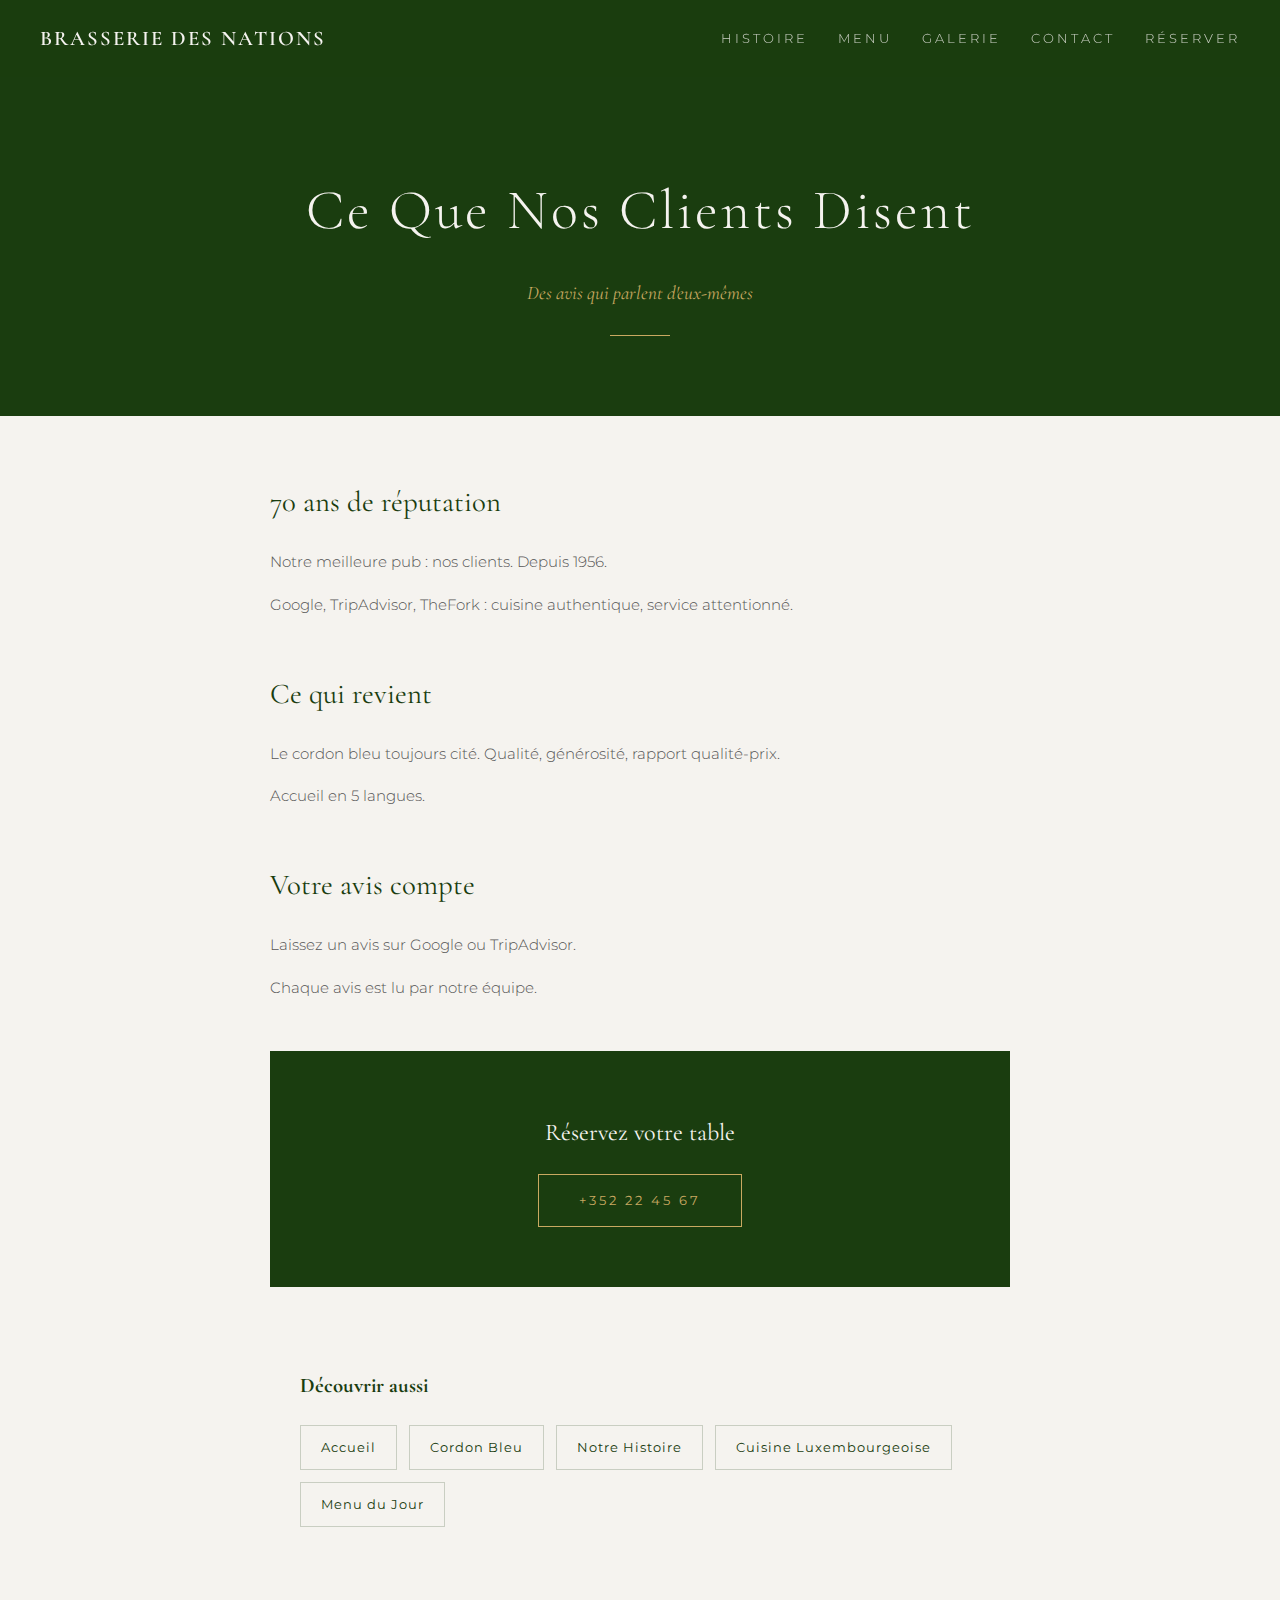
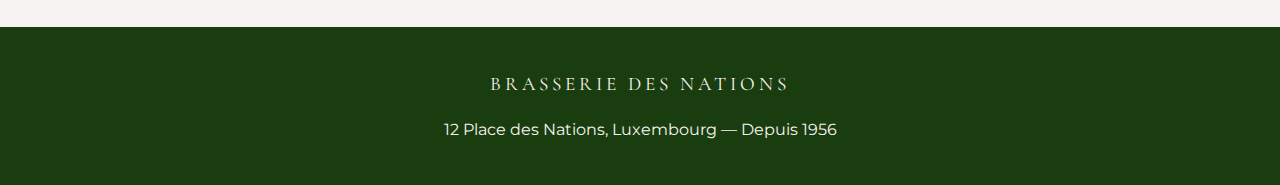
<file: avis-brasserie-luxembourg/index.html>
<!DOCTYPE html><html lang="fr" dir="ltr"><head><meta charset="UTF-8"><meta http-equiv="X-UA-Compatible" content="IE=edge"><meta name="viewport" content="width=device-width,initial-scale=1"><title>Avis Brasserie des Nations Luxembourg</title><meta name="description" content="Avis clients de la Brasserie des Nations. Cuisine saluée depuis 1956."><meta name="theme-color" content="#1a3d0f"><link rel="canonical" href="https://brasseriedesnations.lu/avis-brasserie-luxembourg/"><meta name="robots" content="index,follow,max-image-preview:large,max-snippet:-1"><meta name="geo.region" content="LU"><meta name="geo.position" content="49.6117;6.1319"><link rel="alternate" hreflang="fr" href="https://brasseriedesnations.lu/avis-brasserie-luxembourg/"><meta property="og:site_name" content="Brasserie des Nations"><meta property="og:title" content="Avis Brasserie des Nations Luxembourg"><meta property="og:description" content="Avis clients de la Brasserie des Nations. Cuisine saluée depuis 1956."><meta property="og:url" content="https://brasseriedesnations.lu/avis-brasserie-luxembourg/"><meta property="og:image" content="https://brasseriedesnations.lu/og-image.jpg"><meta property="og:type" content="article"><meta property="og:locale" content="fr_LU"><meta name="twitter:card" content="summary_large_image"><meta name="twitter:title" content="Avis Brasserie des Nations Luxembourg"><meta name="twitter:image" content="https://brasseriedesnations.lu/og-image.jpg"><script type="application/ld+json">{"@context":"https://schema.org","@type":"BreadcrumbList","itemListElement":[{"@type":"ListItem","position":1,"name":"Accueil","item":"https://brasseriedesnations.lu/"},{"@type":"ListItem","position":2,"name":"Ce Que Nos Clients Disent","item":"https://brasseriedesnations.lu/avis-brasserie-luxembourg/"}]}</script><script type="application/ld+json">{"@context":"https://schema.org","@type":"WebPage","name":"Avis Brasserie des Nations Luxembourg","url":"https://brasseriedesnations.lu/avis-brasserie-luxembourg/","isPartOf":{"@type":"WebSite","name":"Brasserie des Nations","url":"https://brasseriedesnations.lu/"},"speakable":{"@type":"SpeakableSpecification","cssSelector":[".hs h1",".cs p"]}}</script><link rel="manifest" href="/manifest.json"><link rel="preconnect" href="https://fonts.googleapis.com"><link rel="preconnect" href="https://fonts.gstatic.com" crossorigin><link href="https://fonts.googleapis.com/css2?family=Cormorant+Garamond:wght@300;400;600;700&family=Montserrat:wght@200;300;400;500&display=swap" rel="stylesheet"><style>:root{--g:#1a3d0f;--c:#f5f3ef;--go:#c9a961;--d:#2c2c2c}*{margin:0;padding:0;box-sizing:border-box}body{font-family:Montserrat,sans-serif;background:var(--c);color:var(--d);line-height:1.8}a{color:var(--go);text-decoration:none;transition:opacity .3s}a:hover{opacity:.7}.sl{position:absolute;top:-100%;left:50%;transform:translateX(-50%);background:var(--g);color:#fff;padding:12px 24px;z-index:9999;border-radius:0 0 8px 8px;transition:top .3s}.sl:focus{top:0}nav{position:fixed;top:0;width:100%;z-index:100;padding:20px 40px;display:flex;justify-content:space-between;align-items:center;background:rgba(26,61,15,.95);backdrop-filter:blur(10px)}.nl{font-family:'Cormorant Garamond',serif;font-size:1.3rem;color:var(--c);font-weight:600;letter-spacing:2px}.nk a{color:var(--c);font-size:.8rem;letter-spacing:3px;text-transform:uppercase;margin-left:30px;font-weight:300;opacity:.8}.nk a:hover{opacity:1}.hs{background:var(--g);padding:160px 40px 80px;text-align:center}.hs h1{font-family:'Cormorant Garamond',serif;font-size:clamp(2rem,5vw,3.5rem);color:var(--c);font-weight:300;letter-spacing:3px;margin-bottom:15px}.hs .st{font-family:'Cormorant Garamond',serif;font-size:1.2rem;color:var(--go);font-style:italic}.gl{width:60px;height:1px;background:var(--go);margin:25px auto 0}.cw{max-width:800px;margin:0 auto;padding:60px 30px}.cs{margin-bottom:50px}.cs h2{font-family:'Cormorant Garamond',serif;font-size:1.8rem;color:var(--g);font-weight:400;margin-bottom:20px}.cs p{font-size:.95rem;color:#555;margin-bottom:15px;font-weight:300}.cb{background:var(--g);padding:60px 30px;text-align:center;margin:40px 0}.cb p{font-family:'Cormorant Garamond',serif;font-size:1.5rem;color:var(--c);margin-bottom:20px}.ct{display:inline-block;padding:14px 40px;border:1px solid var(--go);color:var(--go);font-size:.8rem;letter-spacing:3px;text-transform:uppercase;transition:all .3s}.ct:hover{background:var(--go);color:var(--g);opacity:1}.rw{padding:40px 30px;max-width:800px;margin:0 auto}.rw h3{font-family:'Cormorant Garamond',serif;font-size:1.3rem;color:var(--g);margin-bottom:20px}.rls{display:flex;flex-wrap:wrap;gap:12px}.rl{padding:10px 20px;border:1px solid rgba(26,61,15,.2);font-size:.8rem;letter-spacing:1px;color:var(--g);transition:all .3s}.rl:hover{background:var(--g);color:var(--c);opacity:1}footer{background:var(--g);padding:40px;text-align:center;color:var(--c)}.fl{font-family:'Cormorant Garamond',serif;font-size:1.2rem;letter-spacing:4px;margin-bottom:15px}footer p{font-size:.75rem;opacity:.5}footer a{color:var(--c);opacity:.7}@media(max-width:768px){nav{padding:15px 20px}.nk a{margin-left:15px;font-size:.7rem}.hs{padding:120px 20px 60px}.cw{padding:40px 20px}}@media print{nav{display:none}body{background:#fff;color:#000}}</style></head><body><a href="#mc" class="sl">Aller au contenu</a><nav role="navigation" aria-label="Navigation"><a href="/" class="nl">BRASSERIE DES NATIONS</a><div class="nk"><a href="/#histoire">Histoire</a><a href="/#menu">Menu</a><a href="/#galerie">Galerie</a><a href="/#contact">Contact</a><a href="tel:+352224567">Réserver</a></div></nav><header class="hs" id="mc"><h1>Ce Que Nos Clients Disent</h1><p class="st">Des avis qui parlent d'eux-mêmes</p><div class="gl"></div></header><main class="cw" role="main"><section class="cs"><h2>70 ans de réputation</h2><p>Notre meilleure pub : nos clients. Depuis 1956.</p><p>Google, TripAdvisor, TheFork : cuisine authentique, service attentionné.</p></section>
<section class="cs"><h2>Ce qui revient</h2><p>Le cordon bleu toujours cité. Qualité, générosité, rapport qualité-prix.</p><p>Accueil en 5 langues.</p></section>
<section class="cs"><h2>Votre avis compte</h2><p>Laissez un avis sur Google ou TripAdvisor.</p><p>Chaque avis est lu par notre équipe.</p></section>
<div class="cb"><p>Réservez votre table</p><a href="tel:+352224567" class="ct">+352 22 45 67</a></div><div class="rw"><h3>Découvrir aussi</h3><div class="rls"><a href="/" class="rl">Accueil</a><a href="/cordon-bleu-luxembourg/" class="rl">Cordon Bleu</a><a href="/brasserie-des-nations-luxembourg/" class="rl">Notre Histoire</a><a href="/restaurant-typique-luxembourg/" class="rl">Cuisine Luxembourgeoise</a><a href="/menu-du-jour-luxembourg/" class="rl">Menu du Jour</a></div></div></main><footer role="contentinfo"><div class="fl">BRASSERIE DES NATIONS</div><p><address style="font-style:normal;display:inline">12 Place des Nations, Luxembourg — Depuis 1956</address></p></footer></body></html>
</file>
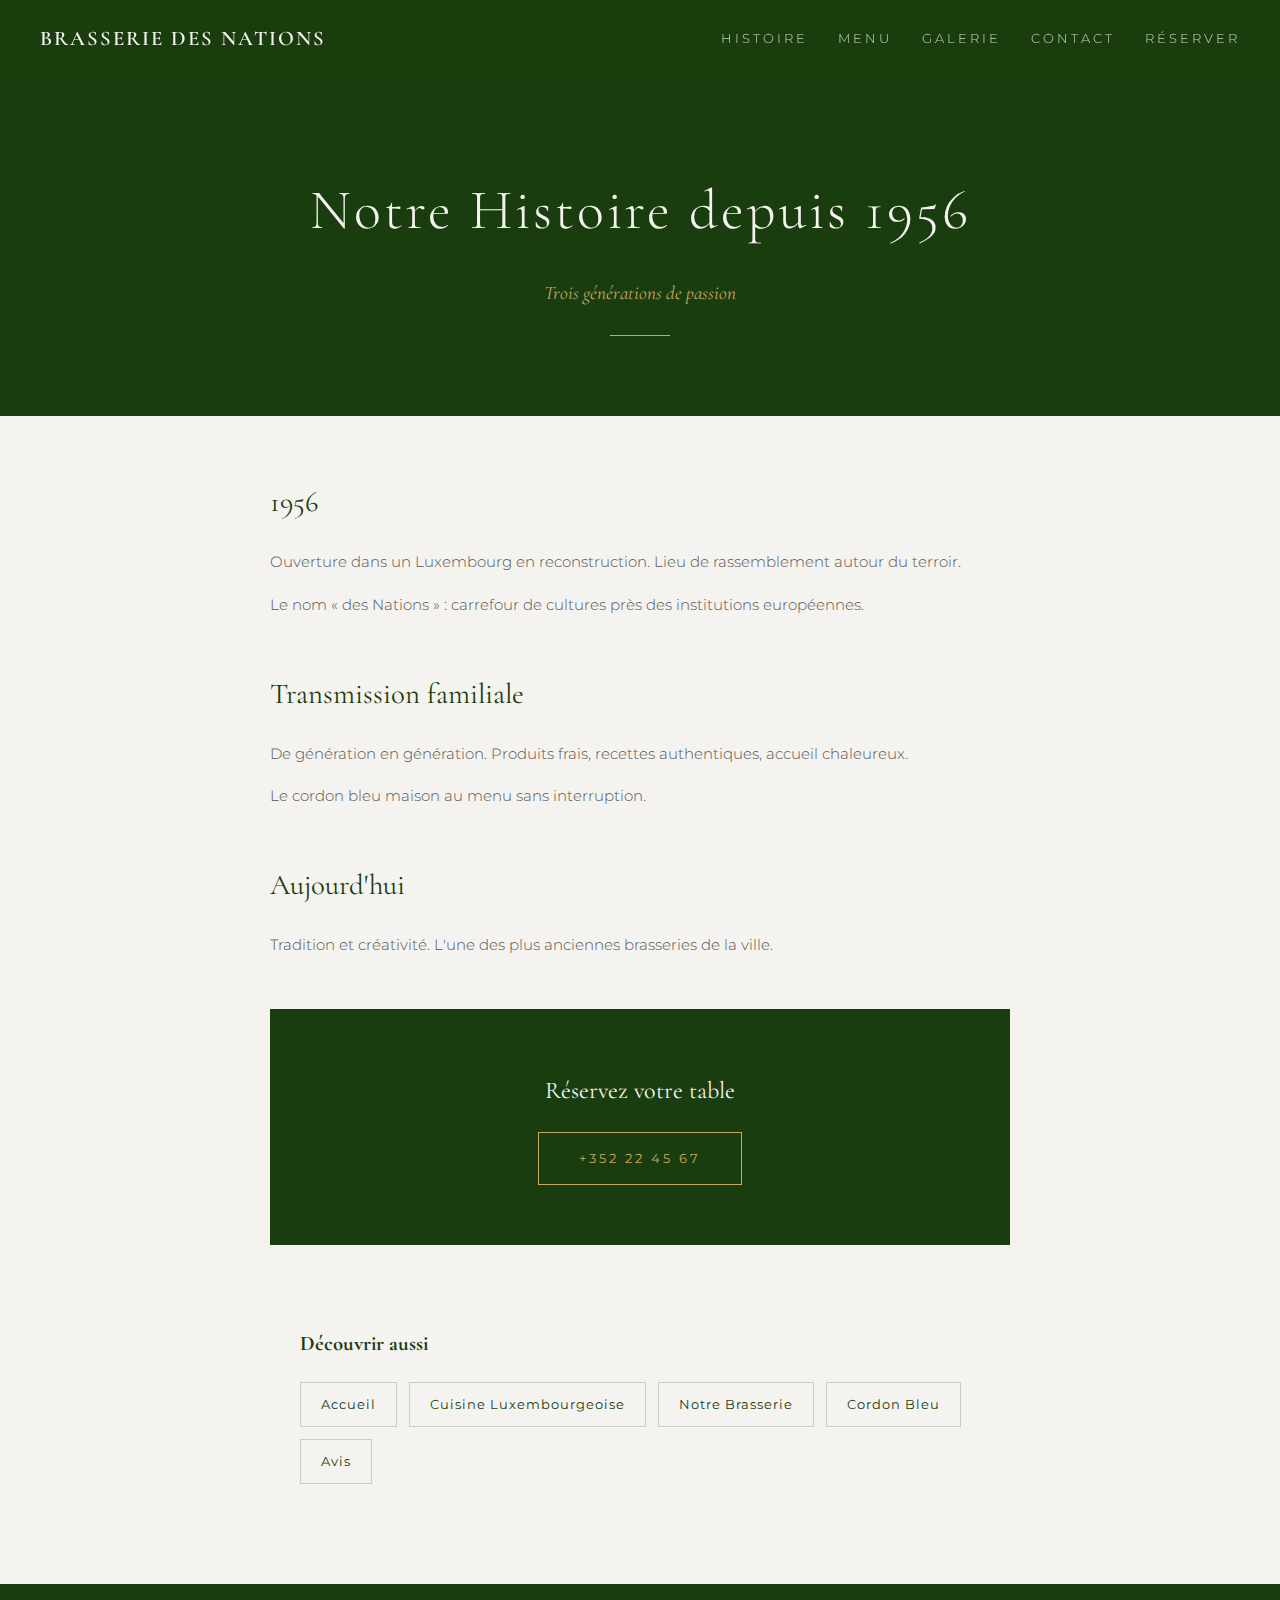
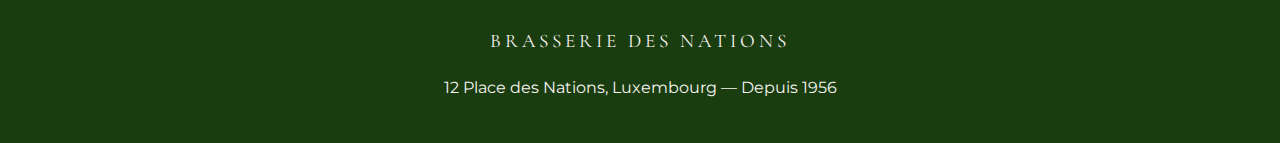
<file: brasserie-des-nations-luxembourg/index.html>
<!DOCTYPE html><html lang="fr" dir="ltr"><head><meta charset="UTF-8"><meta http-equiv="X-UA-Compatible" content="IE=edge"><meta name="viewport" content="width=device-width,initial-scale=1"><title>Brasserie des Nations — Notre Histoire depuis 1956</title><meta name="description" content="L'histoire de la Brasserie des Nations. Trois générations au cœur de la Ville-Haute."><meta name="theme-color" content="#1a3d0f"><link rel="canonical" href="https://brasseriedesnations.lu/brasserie-des-nations-luxembourg/"><meta name="robots" content="index,follow,max-image-preview:large,max-snippet:-1"><meta name="geo.region" content="LU"><meta name="geo.position" content="49.6117;6.1319"><link rel="alternate" hreflang="fr" href="https://brasseriedesnations.lu/brasserie-des-nations-luxembourg/"><meta property="og:site_name" content="Brasserie des Nations"><meta property="og:title" content="Brasserie des Nations — Notre Histoire depuis 1956"><meta property="og:description" content="L'histoire de la Brasserie des Nations. Trois générations au cœur de la Ville-Haute."><meta property="og:url" content="https://brasseriedesnations.lu/brasserie-des-nations-luxembourg/"><meta property="og:image" content="https://brasseriedesnations.lu/og-image.jpg"><meta property="og:type" content="article"><meta property="og:locale" content="fr_LU"><meta name="twitter:card" content="summary_large_image"><meta name="twitter:title" content="Brasserie des Nations — Notre Histoire depuis 1956"><meta name="twitter:image" content="https://brasseriedesnations.lu/og-image.jpg"><script type="application/ld+json">{"@context":"https://schema.org","@type":"BreadcrumbList","itemListElement":[{"@type":"ListItem","position":1,"name":"Accueil","item":"https://brasseriedesnations.lu/"},{"@type":"ListItem","position":2,"name":"Notre Histoire depuis 1956","item":"https://brasseriedesnations.lu/brasserie-des-nations-luxembourg/"}]}</script><script type="application/ld+json">{"@context":"https://schema.org","@type":"WebPage","name":"Brasserie des Nations — Notre Histoire depuis 1956","url":"https://brasseriedesnations.lu/brasserie-des-nations-luxembourg/","isPartOf":{"@type":"WebSite","name":"Brasserie des Nations","url":"https://brasseriedesnations.lu/"},"speakable":{"@type":"SpeakableSpecification","cssSelector":[".hs h1",".cs p"]}}</script><link rel="manifest" href="/Brasserie-des-nations/manifest.json"><link rel="preconnect" href="https://fonts.googleapis.com"><link rel="preconnect" href="https://fonts.gstatic.com" crossorigin><link href="https://fonts.googleapis.com/css2?family=Cormorant+Garamond:wght@300;400;600;700&family=Montserrat:wght@200;300;400;500&display=swap" rel="stylesheet"><style>:root{--g:#1a3d0f;--c:#f5f3ef;--go:#c9a961;--d:#2c2c2c}*{margin:0;padding:0;box-sizing:border-box}body{font-family:Montserrat,sans-serif;background:var(--c);color:var(--d);line-height:1.8}a{color:var(--go);text-decoration:none;transition:opacity .3s}a:hover{opacity:.7}.sl{position:absolute;top:-100%;left:50%;transform:translateX(-50%);background:var(--g);color:#fff;padding:12px 24px;z-index:9999;border-radius:0 0 8px 8px;transition:top .3s}.sl:focus{top:0}nav{position:fixed;top:0;width:100%;z-index:100;padding:20px 40px;display:flex;justify-content:space-between;align-items:center;background:rgba(26,61,15,.95);backdrop-filter:blur(10px)}.nl{font-family:'Cormorant Garamond',serif;font-size:1.3rem;color:var(--c);font-weight:600;letter-spacing:2px}.nk a{color:var(--c);font-size:.8rem;letter-spacing:3px;text-transform:uppercase;margin-left:30px;font-weight:300;opacity:.8}.nk a:hover{opacity:1}.hs{background:var(--g);padding:160px 40px 80px;text-align:center}.hs h1{font-family:'Cormorant Garamond',serif;font-size:clamp(2rem,5vw,3.5rem);color:var(--c);font-weight:300;letter-spacing:3px;margin-bottom:15px}.hs .st{font-family:'Cormorant Garamond',serif;font-size:1.2rem;color:var(--go);font-style:italic}.gl{width:60px;height:1px;background:var(--go);margin:25px auto 0}.cw{max-width:800px;margin:0 auto;padding:60px 30px}.cs{margin-bottom:50px}.cs h2{font-family:'Cormorant Garamond',serif;font-size:1.8rem;color:var(--g);font-weight:400;margin-bottom:20px}.cs p{font-size:.95rem;color:#555;margin-bottom:15px;font-weight:300}.cb{background:var(--g);padding:60px 30px;text-align:center;margin:40px 0}.cb p{font-family:'Cormorant Garamond',serif;font-size:1.5rem;color:var(--c);margin-bottom:20px}.ct{display:inline-block;padding:14px 40px;border:1px solid var(--go);color:var(--go);font-size:.8rem;letter-spacing:3px;text-transform:uppercase;transition:all .3s}.ct:hover{background:var(--go);color:var(--g);opacity:1}.rw{padding:40px 30px;max-width:800px;margin:0 auto}.rw h3{font-family:'Cormorant Garamond',serif;font-size:1.3rem;color:var(--g);margin-bottom:20px}.rls{display:flex;flex-wrap:wrap;gap:12px}.rl{padding:10px 20px;border:1px solid rgba(26,61,15,.2);font-size:.8rem;letter-spacing:1px;color:var(--g);transition:all .3s}.rl:hover{background:var(--g);color:var(--c);opacity:1}footer{background:var(--g);padding:40px;text-align:center;color:var(--c)}.fl{font-family:'Cormorant Garamond',serif;font-size:1.2rem;letter-spacing:4px;margin-bottom:15px}footer p{font-size:.75rem;opacity:.5}footer a{color:var(--c);opacity:.7}@media(max-width:768px){nav{padding:15px 20px}.nk a{margin-left:15px;font-size:.7rem}.hs{padding:120px 20px 60px}.cw{padding:40px 20px}}@media print{nav{display:none}body{background:#fff;color:#000}}</style></head><body><a href="#mc" class="sl">Aller au contenu</a><nav role="navigation" aria-label="Navigation"><a href="/Brasserie-des-nations/" class="nl">BRASSERIE DES NATIONS</a><div class="nk"><a href="/Brasserie-des-nations/#histoire">Histoire</a><a href="/Brasserie-des-nations/#menu">Menu</a><a href="/Brasserie-des-nations/#galerie">Galerie</a><a href="/Brasserie-des-nations/#contact">Contact</a><a href="tel:+352224567">Réserver</a></div></nav><header class="hs" id="mc"><h1>Notre Histoire depuis 1956</h1><p class="st">Trois générations de passion</p><div class="gl"></div></header><main class="cw" role="main"><section class="cs"><h2>1956</h2><p>Ouverture dans un Luxembourg en reconstruction. Lieu de rassemblement autour du terroir.</p><p>Le nom « des Nations » : carrefour de cultures près des institutions européennes.</p></section>
<section class="cs"><h2>Transmission familiale</h2><p>De génération en génération. Produits frais, recettes authentiques, accueil chaleureux.</p><p>Le cordon bleu maison au menu sans interruption.</p></section>
<section class="cs"><h2>Aujourd'hui</h2><p>Tradition et créativité. L'une des plus anciennes brasseries de la ville.</p></section>
<div class="cb"><p>Réservez votre table</p><a href="tel:+352224567" class="ct">+352 22 45 67</a></div><div class="rw"><h3>Découvrir aussi</h3><div class="rls"><a href="/Brasserie-des-nations/" class="rl">Accueil</a><a href="/Brasserie-des-nations/restaurant-typique-luxembourg/" class="rl">Cuisine Luxembourgeoise</a><a href="/Brasserie-des-nations/brasserie-luxembourg/" class="rl">Notre Brasserie</a><a href="/Brasserie-des-nations/cordon-bleu-luxembourg/" class="rl">Cordon Bleu</a><a href="/Brasserie-des-nations/avis-brasserie-luxembourg/" class="rl">Avis</a></div></div></main><footer role="contentinfo"><div class="fl">BRASSERIE DES NATIONS</div><p><address style="font-style:normal;display:inline">12 Place des Nations, Luxembourg — Depuis 1956</address></p></footer></body></html>
</file>
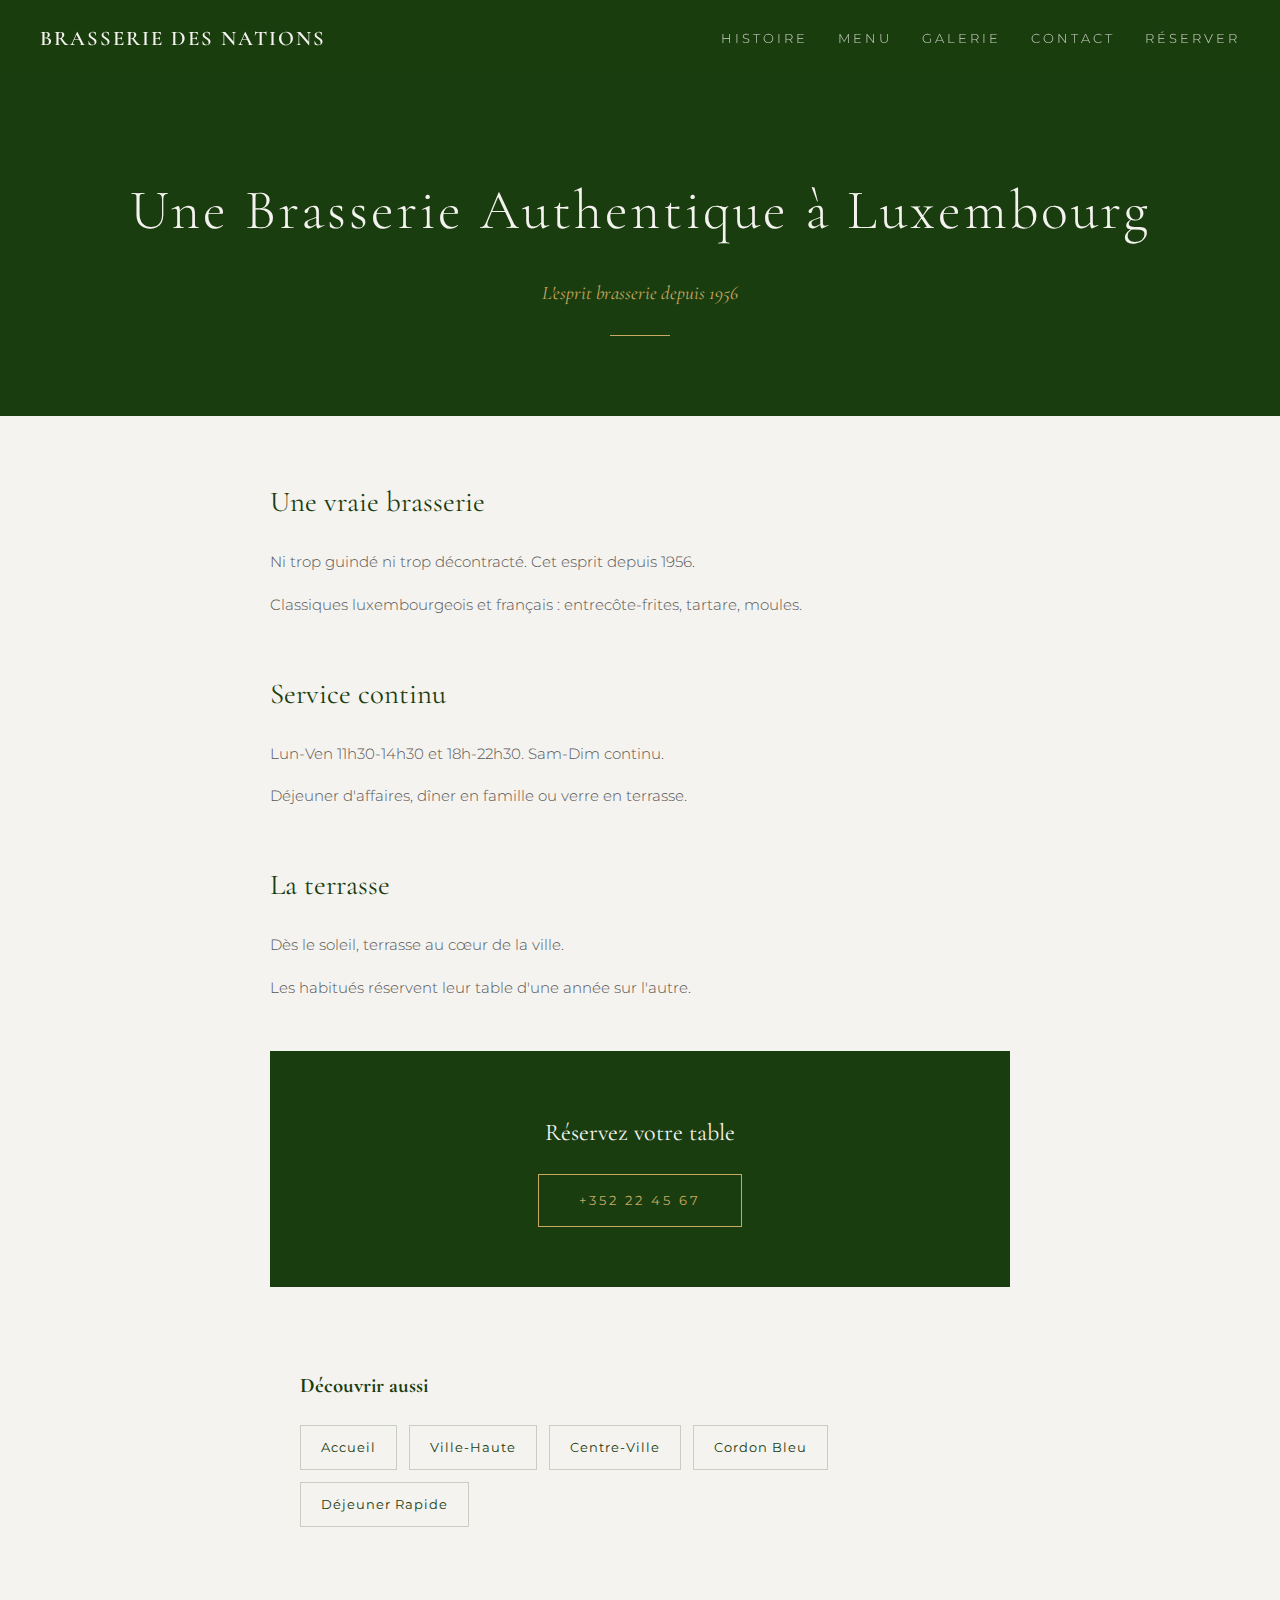
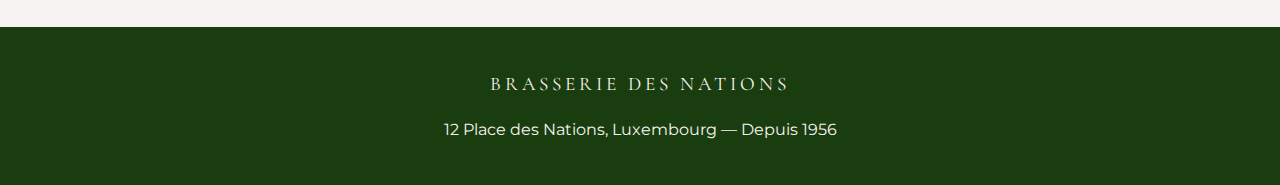
<file: brasserie-luxembourg/index.html>
<!DOCTYPE html><html lang="fr" dir="ltr"><head><meta charset="UTF-8"><meta http-equiv="X-UA-Compatible" content="IE=edge"><meta name="viewport" content="width=device-width,initial-scale=1"><title>Brasserie à Luxembourg — Brasserie des Nations depuis 1956</title><meta name="description" content="Brasserie authentique au cœur de Luxembourg-Ville. Cuisine traditionnelle, terrasse depuis 1956."><meta name="theme-color" content="#1a3d0f"><link rel="canonical" href="https://brasseriedesnations.lu/brasserie-luxembourg/"><meta name="robots" content="index,follow,max-image-preview:large,max-snippet:-1"><meta name="geo.region" content="LU"><meta name="geo.position" content="49.6117;6.1319"><link rel="alternate" hreflang="fr" href="https://brasseriedesnations.lu/brasserie-luxembourg/"><meta property="og:site_name" content="Brasserie des Nations"><meta property="og:title" content="Brasserie à Luxembourg — Brasserie des Nations depuis 1956"><meta property="og:description" content="Brasserie authentique au cœur de Luxembourg-Ville. Cuisine traditionnelle, terrasse depuis 1956."><meta property="og:url" content="https://brasseriedesnations.lu/brasserie-luxembourg/"><meta property="og:image" content="https://brasseriedesnations.lu/og-image.jpg"><meta property="og:type" content="article"><meta property="og:locale" content="fr_LU"><meta name="twitter:card" content="summary_large_image"><meta name="twitter:title" content="Brasserie à Luxembourg — Brasserie des Nations depuis 1956"><meta name="twitter:image" content="https://brasseriedesnations.lu/og-image.jpg"><script type="application/ld+json">{"@context":"https://schema.org","@type":"BreadcrumbList","itemListElement":[{"@type":"ListItem","position":1,"name":"Accueil","item":"https://brasseriedesnations.lu/"},{"@type":"ListItem","position":2,"name":"Une Brasserie Authentique à Luxembourg","item":"https://brasseriedesnations.lu/brasserie-luxembourg/"}]}</script><script type="application/ld+json">{"@context":"https://schema.org","@type":"WebPage","name":"Brasserie à Luxembourg — Brasserie des Nations depuis 1956","url":"https://brasseriedesnations.lu/brasserie-luxembourg/","isPartOf":{"@type":"WebSite","name":"Brasserie des Nations","url":"https://brasseriedesnations.lu/"},"speakable":{"@type":"SpeakableSpecification","cssSelector":[".hs h1",".cs p"]}}</script><link rel="manifest" href="/manifest.json"><link rel="preconnect" href="https://fonts.googleapis.com"><link rel="preconnect" href="https://fonts.gstatic.com" crossorigin><link href="https://fonts.googleapis.com/css2?family=Cormorant+Garamond:wght@300;400;600;700&family=Montserrat:wght@200;300;400;500&display=swap" rel="stylesheet"><style>:root{--g:#1a3d0f;--c:#f5f3ef;--go:#c9a961;--d:#2c2c2c}*{margin:0;padding:0;box-sizing:border-box}body{font-family:Montserrat,sans-serif;background:var(--c);color:var(--d);line-height:1.8}a{color:var(--go);text-decoration:none;transition:opacity .3s}a:hover{opacity:.7}.sl{position:absolute;top:-100%;left:50%;transform:translateX(-50%);background:var(--g);color:#fff;padding:12px 24px;z-index:9999;border-radius:0 0 8px 8px;transition:top .3s}.sl:focus{top:0}nav{position:fixed;top:0;width:100%;z-index:100;padding:20px 40px;display:flex;justify-content:space-between;align-items:center;background:rgba(26,61,15,.95);backdrop-filter:blur(10px)}.nl{font-family:'Cormorant Garamond',serif;font-size:1.3rem;color:var(--c);font-weight:600;letter-spacing:2px}.nk a{color:var(--c);font-size:.8rem;letter-spacing:3px;text-transform:uppercase;margin-left:30px;font-weight:300;opacity:.8}.nk a:hover{opacity:1}.hs{background:var(--g);padding:160px 40px 80px;text-align:center}.hs h1{font-family:'Cormorant Garamond',serif;font-size:clamp(2rem,5vw,3.5rem);color:var(--c);font-weight:300;letter-spacing:3px;margin-bottom:15px}.hs .st{font-family:'Cormorant Garamond',serif;font-size:1.2rem;color:var(--go);font-style:italic}.gl{width:60px;height:1px;background:var(--go);margin:25px auto 0}.cw{max-width:800px;margin:0 auto;padding:60px 30px}.cs{margin-bottom:50px}.cs h2{font-family:'Cormorant Garamond',serif;font-size:1.8rem;color:var(--g);font-weight:400;margin-bottom:20px}.cs p{font-size:.95rem;color:#555;margin-bottom:15px;font-weight:300}.cb{background:var(--g);padding:60px 30px;text-align:center;margin:40px 0}.cb p{font-family:'Cormorant Garamond',serif;font-size:1.5rem;color:var(--c);margin-bottom:20px}.ct{display:inline-block;padding:14px 40px;border:1px solid var(--go);color:var(--go);font-size:.8rem;letter-spacing:3px;text-transform:uppercase;transition:all .3s}.ct:hover{background:var(--go);color:var(--g);opacity:1}.rw{padding:40px 30px;max-width:800px;margin:0 auto}.rw h3{font-family:'Cormorant Garamond',serif;font-size:1.3rem;color:var(--g);margin-bottom:20px}.rls{display:flex;flex-wrap:wrap;gap:12px}.rl{padding:10px 20px;border:1px solid rgba(26,61,15,.2);font-size:.8rem;letter-spacing:1px;color:var(--g);transition:all .3s}.rl:hover{background:var(--g);color:var(--c);opacity:1}footer{background:var(--g);padding:40px;text-align:center;color:var(--c)}.fl{font-family:'Cormorant Garamond',serif;font-size:1.2rem;letter-spacing:4px;margin-bottom:15px}footer p{font-size:.75rem;opacity:.5}footer a{color:var(--c);opacity:.7}@media(max-width:768px){nav{padding:15px 20px}.nk a{margin-left:15px;font-size:.7rem}.hs{padding:120px 20px 60px}.cw{padding:40px 20px}}@media print{nav{display:none}body{background:#fff;color:#000}}</style></head><body><a href="#mc" class="sl">Aller au contenu</a><nav role="navigation" aria-label="Navigation"><a href="/" class="nl">BRASSERIE DES NATIONS</a><div class="nk"><a href="/#histoire">Histoire</a><a href="/#menu">Menu</a><a href="/#galerie">Galerie</a><a href="/#contact">Contact</a><a href="tel:+352224567">Réserver</a></div></nav><header class="hs" id="mc"><h1>Une Brasserie Authentique à Luxembourg</h1><p class="st">L'esprit brasserie depuis 1956</p><div class="gl"></div></header><main class="cw" role="main"><section class="cs"><h2>Une vraie brasserie</h2><p>Ni trop guindé ni trop décontracté. Cet esprit depuis 1956.</p><p>Classiques luxembourgeois et français : entrecôte-frites, tartare, moules.</p></section>
<section class="cs"><h2>Service continu</h2><p>Lun-Ven 11h30-14h30 et 18h-22h30. Sam-Dim continu.</p><p>Déjeuner d'affaires, dîner en famille ou verre en terrasse.</p></section>
<section class="cs"><h2>La terrasse</h2><p>Dès le soleil, terrasse au cœur de la ville.</p><p>Les habitués réservent leur table d'une année sur l'autre.</p></section>
<div class="cb"><p>Réservez votre table</p><a href="tel:+352224567" class="ct">+352 22 45 67</a></div><div class="rw"><h3>Découvrir aussi</h3><div class="rls"><a href="/" class="rl">Accueil</a><a href="/brasserie-ville-haute-luxembourg/" class="rl">Ville-Haute</a><a href="/restaurant-centre-ville-luxembourg/" class="rl">Centre-Ville</a><a href="/cordon-bleu-luxembourg/" class="rl">Cordon Bleu</a><a href="/dejeuner-rapide-luxembourg/" class="rl">Déjeuner Rapide</a></div></div></main><footer role="contentinfo"><div class="fl">BRASSERIE DES NATIONS</div><p><address style="font-style:normal;display:inline">12 Place des Nations, Luxembourg — Depuis 1956</address></p></footer></body></html>
</file>
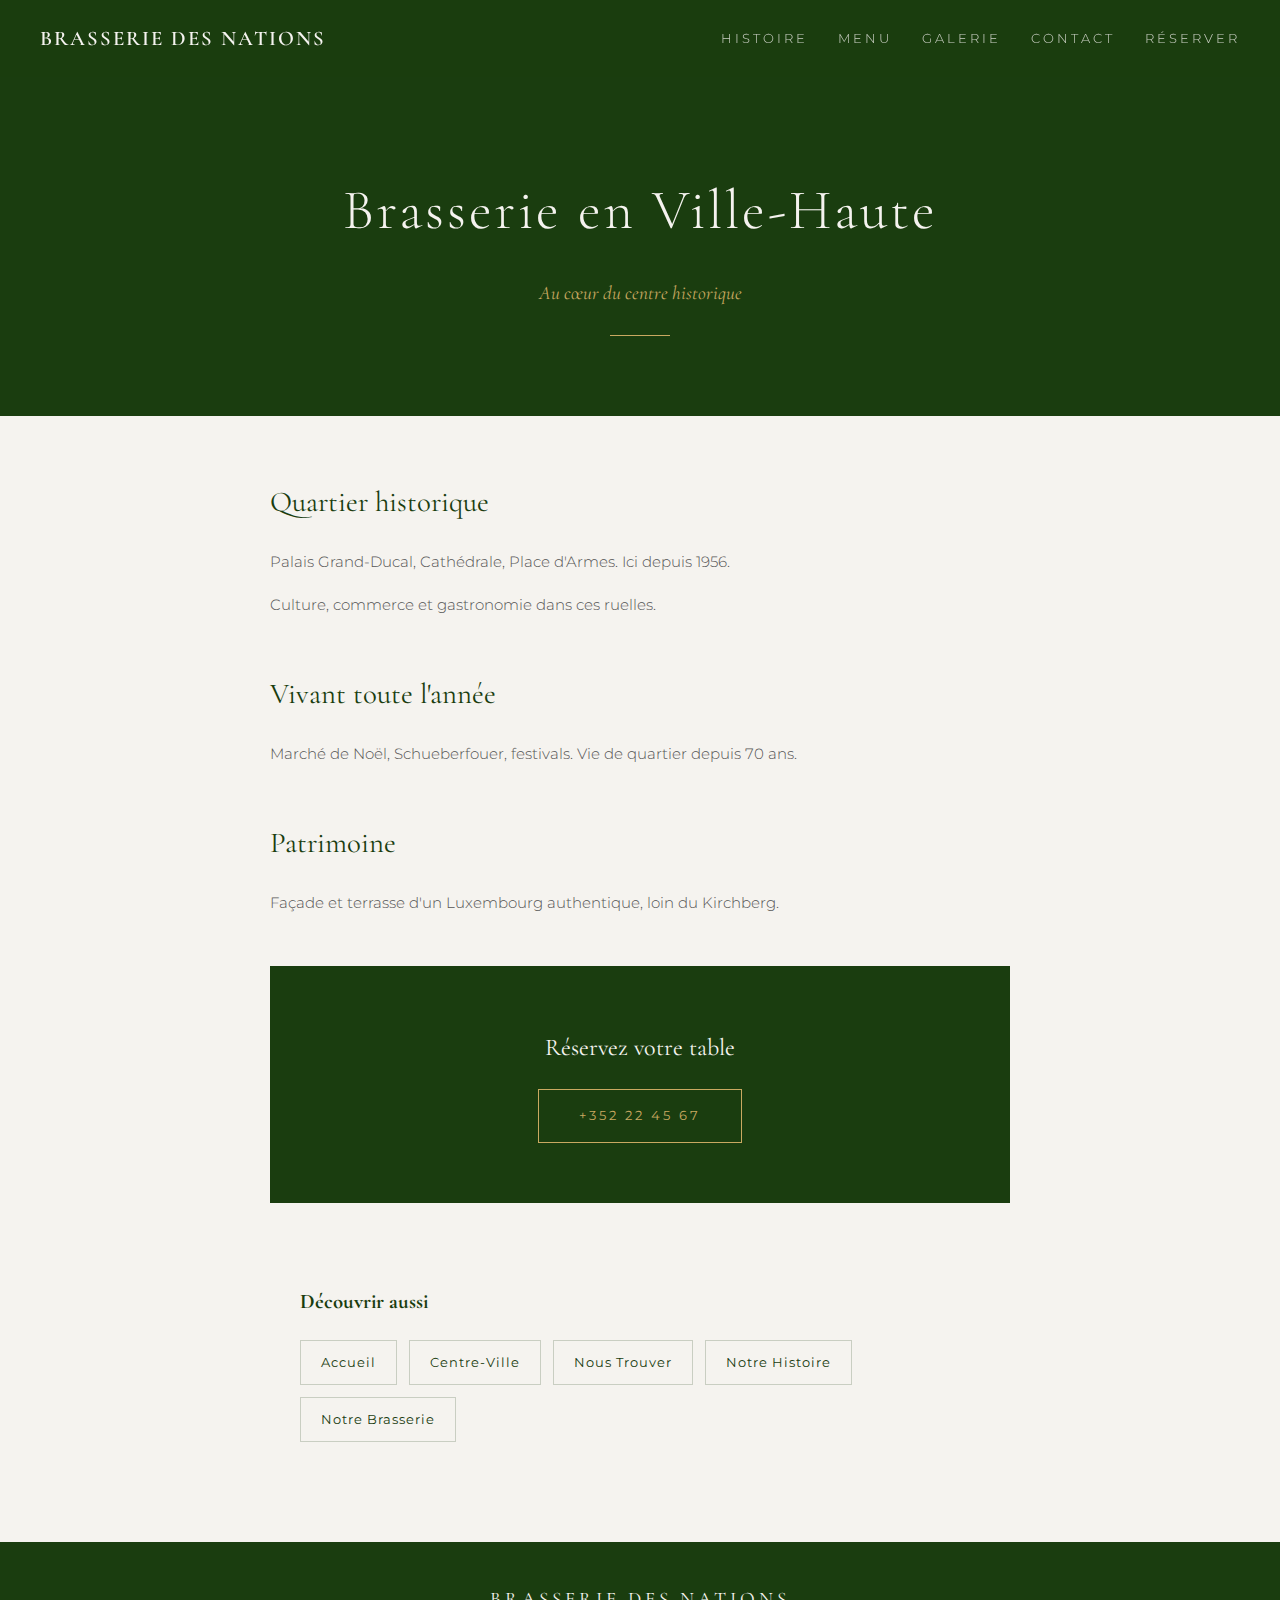
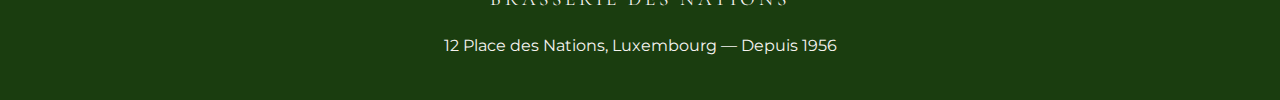
<file: brasserie-ville-haute-luxembourg/index.html>
<!DOCTYPE html><html lang="fr" dir="ltr"><head><meta charset="UTF-8"><meta http-equiv="X-UA-Compatible" content="IE=edge"><meta name="viewport" content="width=device-width,initial-scale=1"><title>Brasserie Ville-Haute Luxembourg — Brasserie des Nations</title><meta name="description" content="Brasserie en Ville-Haute de Luxembourg. Restaurant traditionnel depuis 1956 au centre historique."><meta name="theme-color" content="#1a3d0f"><link rel="canonical" href="https://brasseriedesnations.lu/brasserie-ville-haute-luxembourg/"><meta name="robots" content="index,follow,max-image-preview:large,max-snippet:-1"><meta name="geo.region" content="LU"><meta name="geo.position" content="49.6117;6.1319"><link rel="alternate" hreflang="fr" href="https://brasseriedesnations.lu/brasserie-ville-haute-luxembourg/"><meta property="og:site_name" content="Brasserie des Nations"><meta property="og:title" content="Brasserie Ville-Haute Luxembourg — Brasserie des Nations"><meta property="og:description" content="Brasserie en Ville-Haute de Luxembourg. Restaurant traditionnel depuis 1956 au centre historique."><meta property="og:url" content="https://brasseriedesnations.lu/brasserie-ville-haute-luxembourg/"><meta property="og:image" content="https://brasseriedesnations.lu/og-image.jpg"><meta property="og:type" content="article"><meta property="og:locale" content="fr_LU"><meta name="twitter:card" content="summary_large_image"><meta name="twitter:title" content="Brasserie Ville-Haute Luxembourg — Brasserie des Nations"><meta name="twitter:image" content="https://brasseriedesnations.lu/og-image.jpg"><script type="application/ld+json">{"@context":"https://schema.org","@type":"BreadcrumbList","itemListElement":[{"@type":"ListItem","position":1,"name":"Accueil","item":"https://brasseriedesnations.lu/"},{"@type":"ListItem","position":2,"name":"Brasserie en Ville-Haute","item":"https://brasseriedesnations.lu/brasserie-ville-haute-luxembourg/"}]}</script><script type="application/ld+json">{"@context":"https://schema.org","@type":"WebPage","name":"Brasserie Ville-Haute Luxembourg — Brasserie des Nations","url":"https://brasseriedesnations.lu/brasserie-ville-haute-luxembourg/","isPartOf":{"@type":"WebSite","name":"Brasserie des Nations","url":"https://brasseriedesnations.lu/"},"speakable":{"@type":"SpeakableSpecification","cssSelector":[".hs h1",".cs p"]}}</script><link rel="manifest" href="/manifest.json"><link rel="preconnect" href="https://fonts.googleapis.com"><link rel="preconnect" href="https://fonts.gstatic.com" crossorigin><link href="https://fonts.googleapis.com/css2?family=Cormorant+Garamond:wght@300;400;600;700&family=Montserrat:wght@200;300;400;500&display=swap" rel="stylesheet"><style>:root{--g:#1a3d0f;--c:#f5f3ef;--go:#c9a961;--d:#2c2c2c}*{margin:0;padding:0;box-sizing:border-box}body{font-family:Montserrat,sans-serif;background:var(--c);color:var(--d);line-height:1.8}a{color:var(--go);text-decoration:none;transition:opacity .3s}a:hover{opacity:.7}.sl{position:absolute;top:-100%;left:50%;transform:translateX(-50%);background:var(--g);color:#fff;padding:12px 24px;z-index:9999;border-radius:0 0 8px 8px;transition:top .3s}.sl:focus{top:0}nav{position:fixed;top:0;width:100%;z-index:100;padding:20px 40px;display:flex;justify-content:space-between;align-items:center;background:rgba(26,61,15,.95);backdrop-filter:blur(10px)}.nl{font-family:'Cormorant Garamond',serif;font-size:1.3rem;color:var(--c);font-weight:600;letter-spacing:2px}.nk a{color:var(--c);font-size:.8rem;letter-spacing:3px;text-transform:uppercase;margin-left:30px;font-weight:300;opacity:.8}.nk a:hover{opacity:1}.hs{background:var(--g);padding:160px 40px 80px;text-align:center}.hs h1{font-family:'Cormorant Garamond',serif;font-size:clamp(2rem,5vw,3.5rem);color:var(--c);font-weight:300;letter-spacing:3px;margin-bottom:15px}.hs .st{font-family:'Cormorant Garamond',serif;font-size:1.2rem;color:var(--go);font-style:italic}.gl{width:60px;height:1px;background:var(--go);margin:25px auto 0}.cw{max-width:800px;margin:0 auto;padding:60px 30px}.cs{margin-bottom:50px}.cs h2{font-family:'Cormorant Garamond',serif;font-size:1.8rem;color:var(--g);font-weight:400;margin-bottom:20px}.cs p{font-size:.95rem;color:#555;margin-bottom:15px;font-weight:300}.cb{background:var(--g);padding:60px 30px;text-align:center;margin:40px 0}.cb p{font-family:'Cormorant Garamond',serif;font-size:1.5rem;color:var(--c);margin-bottom:20px}.ct{display:inline-block;padding:14px 40px;border:1px solid var(--go);color:var(--go);font-size:.8rem;letter-spacing:3px;text-transform:uppercase;transition:all .3s}.ct:hover{background:var(--go);color:var(--g);opacity:1}.rw{padding:40px 30px;max-width:800px;margin:0 auto}.rw h3{font-family:'Cormorant Garamond',serif;font-size:1.3rem;color:var(--g);margin-bottom:20px}.rls{display:flex;flex-wrap:wrap;gap:12px}.rl{padding:10px 20px;border:1px solid rgba(26,61,15,.2);font-size:.8rem;letter-spacing:1px;color:var(--g);transition:all .3s}.rl:hover{background:var(--g);color:var(--c);opacity:1}footer{background:var(--g);padding:40px;text-align:center;color:var(--c)}.fl{font-family:'Cormorant Garamond',serif;font-size:1.2rem;letter-spacing:4px;margin-bottom:15px}footer p{font-size:.75rem;opacity:.5}footer a{color:var(--c);opacity:.7}@media(max-width:768px){nav{padding:15px 20px}.nk a{margin-left:15px;font-size:.7rem}.hs{padding:120px 20px 60px}.cw{padding:40px 20px}}@media print{nav{display:none}body{background:#fff;color:#000}}</style></head><body><a href="#mc" class="sl">Aller au contenu</a><nav role="navigation" aria-label="Navigation"><a href="/" class="nl">BRASSERIE DES NATIONS</a><div class="nk"><a href="/#histoire">Histoire</a><a href="/#menu">Menu</a><a href="/#galerie">Galerie</a><a href="/#contact">Contact</a><a href="tel:+352224567">Réserver</a></div></nav><header class="hs" id="mc"><h1>Brasserie en Ville-Haute</h1><p class="st">Au cœur du centre historique</p><div class="gl"></div></header><main class="cw" role="main"><section class="cs"><h2>Quartier historique</h2><p>Palais Grand-Ducal, Cathédrale, Place d'Armes. Ici depuis 1956.</p><p>Culture, commerce et gastronomie dans ces ruelles.</p></section>
<section class="cs"><h2>Vivant toute l'année</h2><p>Marché de Noël, Schueberfouer, festivals. Vie de quartier depuis 70 ans.</p></section>
<section class="cs"><h2>Patrimoine</h2><p>Façade et terrasse d'un Luxembourg authentique, loin du Kirchberg.</p></section>
<div class="cb"><p>Réservez votre table</p><a href="tel:+352224567" class="ct">+352 22 45 67</a></div><div class="rw"><h3>Découvrir aussi</h3><div class="rls"><a href="/" class="rl">Accueil</a><a href="/restaurant-centre-ville-luxembourg/" class="rl">Centre-Ville</a><a href="/restaurant-rue-philippe-ii-luxembourg/" class="rl">Nous Trouver</a><a href="/brasserie-des-nations-luxembourg/" class="rl">Notre Histoire</a><a href="/brasserie-luxembourg/" class="rl">Notre Brasserie</a></div></div></main><footer role="contentinfo"><div class="fl">BRASSERIE DES NATIONS</div><p><address style="font-style:normal;display:inline">12 Place des Nations, Luxembourg — Depuis 1956</address></p></footer></body></html>
</file>
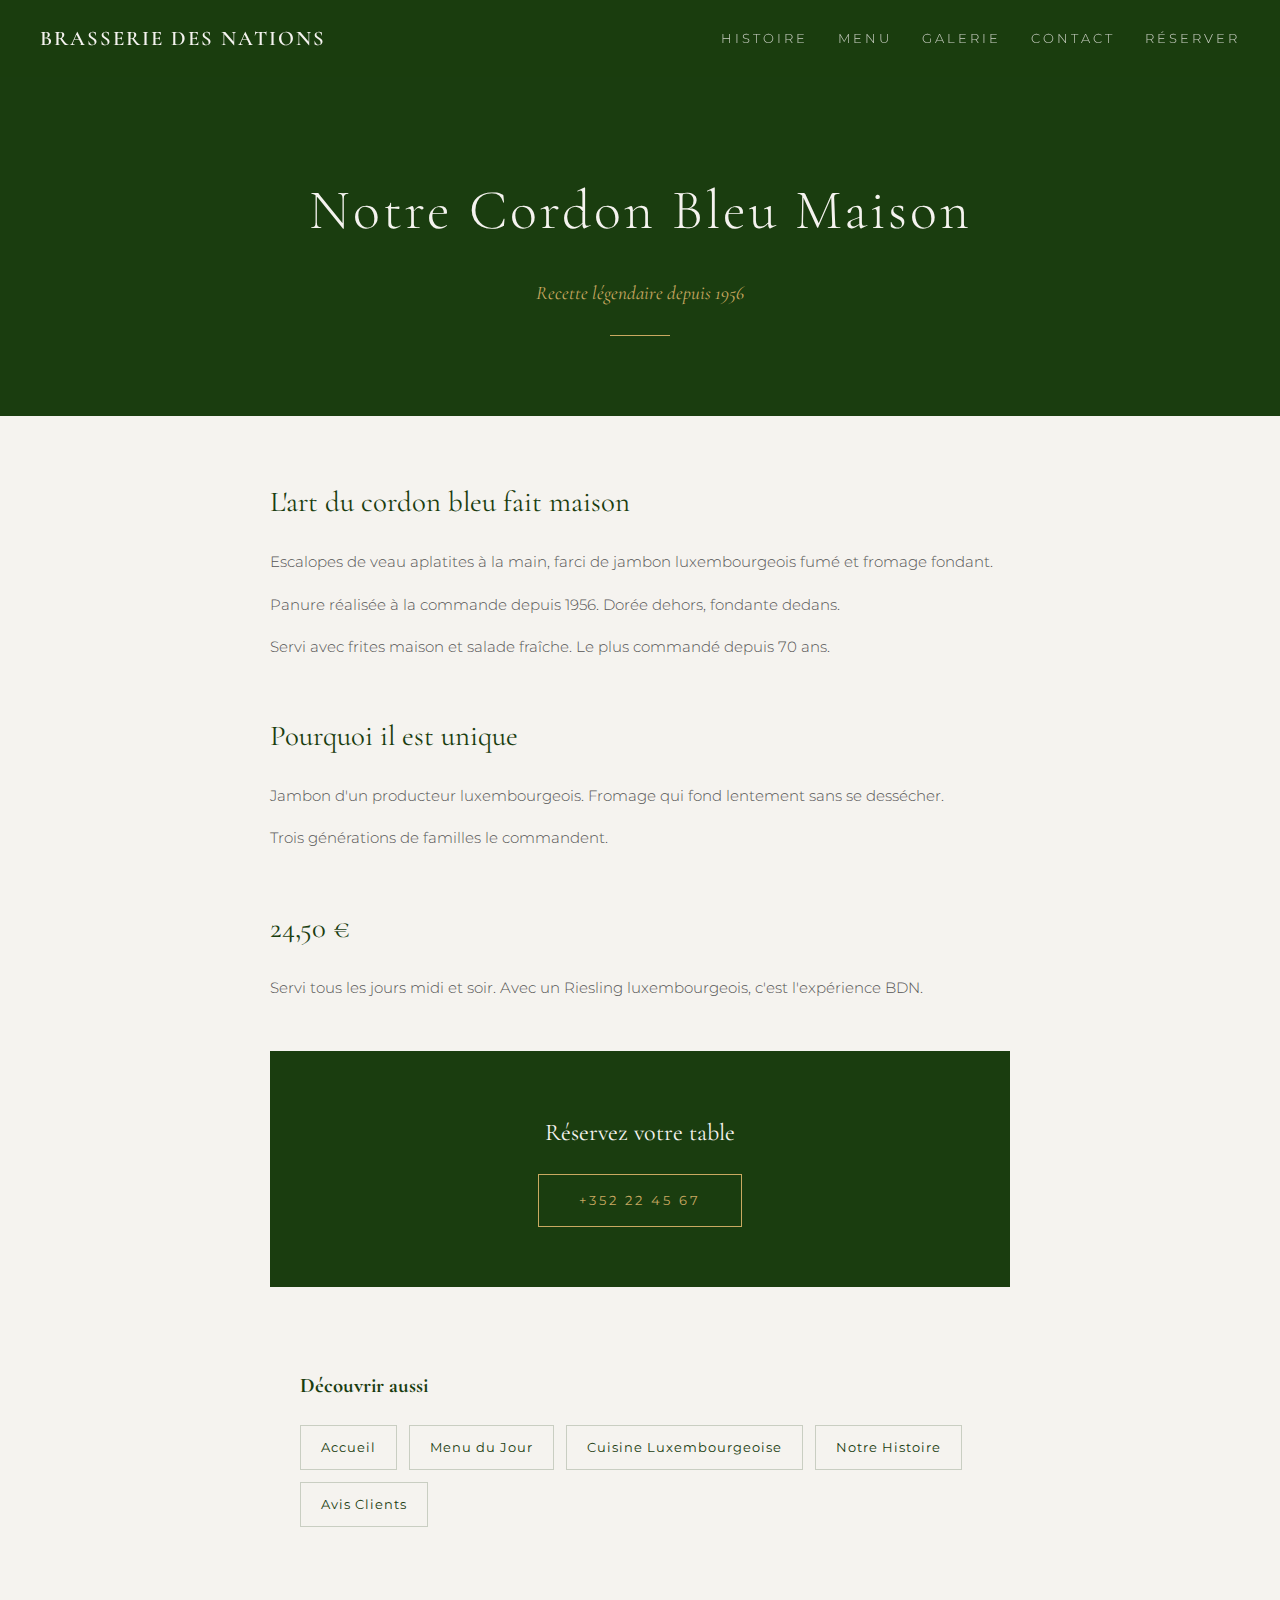
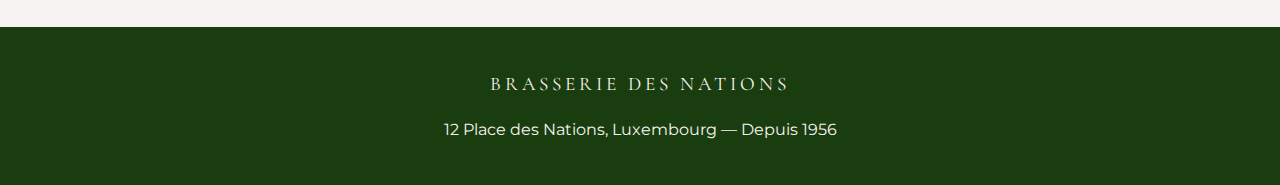
<file: cordon-bleu-luxembourg/index.html>
<!DOCTYPE html><html lang="fr" dir="ltr"><head><meta charset="UTF-8"><meta http-equiv="X-UA-Compatible" content="IE=edge"><meta name="viewport" content="width=device-width,initial-scale=1"><title>Cordon Bleu Maison — Brasserie des Nations Luxembourg</title><meta name="description" content="Le cordon bleu maison : escalope de veau panée, jambon luxembourgeois, fromage fondu. Depuis 1956."><meta name="theme-color" content="#1a3d0f"><link rel="canonical" href="https://brasseriedesnations.lu/cordon-bleu-luxembourg/"><meta name="robots" content="index,follow,max-image-preview:large,max-snippet:-1"><meta name="geo.region" content="LU"><meta name="geo.position" content="49.6117;6.1319"><link rel="alternate" hreflang="fr" href="https://brasseriedesnations.lu/cordon-bleu-luxembourg/"><meta property="og:site_name" content="Brasserie des Nations"><meta property="og:title" content="Cordon Bleu Maison — Brasserie des Nations Luxembourg"><meta property="og:description" content="Le cordon bleu maison : escalope de veau panée, jambon luxembourgeois, fromage fondu. Depuis 1956."><meta property="og:url" content="https://brasseriedesnations.lu/cordon-bleu-luxembourg/"><meta property="og:image" content="https://brasseriedesnations.lu/og-image.jpg"><meta property="og:type" content="article"><meta property="og:locale" content="fr_LU"><meta name="twitter:card" content="summary_large_image"><meta name="twitter:title" content="Cordon Bleu Maison — Brasserie des Nations Luxembourg"><meta name="twitter:image" content="https://brasseriedesnations.lu/og-image.jpg"><script type="application/ld+json">{"@context":"https://schema.org","@type":"BreadcrumbList","itemListElement":[{"@type":"ListItem","position":1,"name":"Accueil","item":"https://brasseriedesnations.lu/"},{"@type":"ListItem","position":2,"name":"Notre Cordon Bleu Maison","item":"https://brasseriedesnations.lu/cordon-bleu-luxembourg/"}]}</script><script type="application/ld+json">{"@context":"https://schema.org","@type":"WebPage","name":"Cordon Bleu Maison — Brasserie des Nations Luxembourg","url":"https://brasseriedesnations.lu/cordon-bleu-luxembourg/","isPartOf":{"@type":"WebSite","name":"Brasserie des Nations","url":"https://brasseriedesnations.lu/"},"speakable":{"@type":"SpeakableSpecification","cssSelector":[".hs h1",".cs p"]}}</script><link rel="manifest" href="/Brasserie-des-nations/manifest.json"><link rel="preconnect" href="https://fonts.googleapis.com"><link rel="preconnect" href="https://fonts.gstatic.com" crossorigin><link href="https://fonts.googleapis.com/css2?family=Cormorant+Garamond:wght@300;400;600;700&family=Montserrat:wght@200;300;400;500&display=swap" rel="stylesheet"><style>:root{--g:#1a3d0f;--c:#f5f3ef;--go:#c9a961;--d:#2c2c2c}*{margin:0;padding:0;box-sizing:border-box}body{font-family:Montserrat,sans-serif;background:var(--c);color:var(--d);line-height:1.8}a{color:var(--go);text-decoration:none;transition:opacity .3s}a:hover{opacity:.7}.sl{position:absolute;top:-100%;left:50%;transform:translateX(-50%);background:var(--g);color:#fff;padding:12px 24px;z-index:9999;border-radius:0 0 8px 8px;transition:top .3s}.sl:focus{top:0}nav{position:fixed;top:0;width:100%;z-index:100;padding:20px 40px;display:flex;justify-content:space-between;align-items:center;background:rgba(26,61,15,.95);backdrop-filter:blur(10px)}.nl{font-family:'Cormorant Garamond',serif;font-size:1.3rem;color:var(--c);font-weight:600;letter-spacing:2px}.nk a{color:var(--c);font-size:.8rem;letter-spacing:3px;text-transform:uppercase;margin-left:30px;font-weight:300;opacity:.8}.nk a:hover{opacity:1}.hs{background:var(--g);padding:160px 40px 80px;text-align:center}.hs h1{font-family:'Cormorant Garamond',serif;font-size:clamp(2rem,5vw,3.5rem);color:var(--c);font-weight:300;letter-spacing:3px;margin-bottom:15px}.hs .st{font-family:'Cormorant Garamond',serif;font-size:1.2rem;color:var(--go);font-style:italic}.gl{width:60px;height:1px;background:var(--go);margin:25px auto 0}.cw{max-width:800px;margin:0 auto;padding:60px 30px}.cs{margin-bottom:50px}.cs h2{font-family:'Cormorant Garamond',serif;font-size:1.8rem;color:var(--g);font-weight:400;margin-bottom:20px}.cs p{font-size:.95rem;color:#555;margin-bottom:15px;font-weight:300}.cb{background:var(--g);padding:60px 30px;text-align:center;margin:40px 0}.cb p{font-family:'Cormorant Garamond',serif;font-size:1.5rem;color:var(--c);margin-bottom:20px}.ct{display:inline-block;padding:14px 40px;border:1px solid var(--go);color:var(--go);font-size:.8rem;letter-spacing:3px;text-transform:uppercase;transition:all .3s}.ct:hover{background:var(--go);color:var(--g);opacity:1}.rw{padding:40px 30px;max-width:800px;margin:0 auto}.rw h3{font-family:'Cormorant Garamond',serif;font-size:1.3rem;color:var(--g);margin-bottom:20px}.rls{display:flex;flex-wrap:wrap;gap:12px}.rl{padding:10px 20px;border:1px solid rgba(26,61,15,.2);font-size:.8rem;letter-spacing:1px;color:var(--g);transition:all .3s}.rl:hover{background:var(--g);color:var(--c);opacity:1}footer{background:var(--g);padding:40px;text-align:center;color:var(--c)}.fl{font-family:'Cormorant Garamond',serif;font-size:1.2rem;letter-spacing:4px;margin-bottom:15px}footer p{font-size:.75rem;opacity:.5}footer a{color:var(--c);opacity:.7}@media(max-width:768px){nav{padding:15px 20px}.nk a{margin-left:15px;font-size:.7rem}.hs{padding:120px 20px 60px}.cw{padding:40px 20px}}@media print{nav{display:none}body{background:#fff;color:#000}}</style></head><body><a href="#mc" class="sl">Aller au contenu</a><nav role="navigation" aria-label="Navigation"><a href="/Brasserie-des-nations/" class="nl">BRASSERIE DES NATIONS</a><div class="nk"><a href="/Brasserie-des-nations/#histoire">Histoire</a><a href="/Brasserie-des-nations/#menu">Menu</a><a href="/Brasserie-des-nations/#galerie">Galerie</a><a href="/Brasserie-des-nations/#contact">Contact</a><a href="tel:+352224567">Réserver</a></div></nav><header class="hs" id="mc"><h1>Notre Cordon Bleu Maison</h1><p class="st">Recette légendaire depuis 1956</p><div class="gl"></div></header><main class="cw" role="main"><section class="cs"><h2>L'art du cordon bleu fait maison</h2><p>Escalopes de veau aplatites à la main, farci de jambon luxembourgeois fumé et fromage fondant.</p><p>Panure réalisée à la commande depuis 1956. Dorée dehors, fondante dedans.</p><p>Servi avec frites maison et salade fraîche. Le plus commandé depuis 70 ans.</p></section>
<section class="cs"><h2>Pourquoi il est unique</h2><p>Jambon d'un producteur luxembourgeois. Fromage qui fond lentement sans se dessécher.</p><p>Trois générations de familles le commandent.</p></section>
<section class="cs"><h2>24,50 €</h2><p>Servi tous les jours midi et soir. Avec un Riesling luxembourgeois, c'est l'expérience BDN.</p></section>
<div class="cb"><p>Réservez votre table</p><a href="tel:+352224567" class="ct">+352 22 45 67</a></div><div class="rw"><h3>Découvrir aussi</h3><div class="rls"><a href="/Brasserie-des-nations/" class="rl">Accueil</a><a href="/Brasserie-des-nations/menu-du-jour-luxembourg/" class="rl">Menu du Jour</a><a href="/Brasserie-des-nations/restaurant-typique-luxembourg/" class="rl">Cuisine Luxembourgeoise</a><a href="/Brasserie-des-nations/brasserie-des-nations-luxembourg/" class="rl">Notre Histoire</a><a href="/Brasserie-des-nations/avis-brasserie-luxembourg/" class="rl">Avis Clients</a></div></div></main><footer role="contentinfo"><div class="fl">BRASSERIE DES NATIONS</div><p><address style="font-style:normal;display:inline">12 Place des Nations, Luxembourg — Depuis 1956</address></p></footer></body></html>
</file>
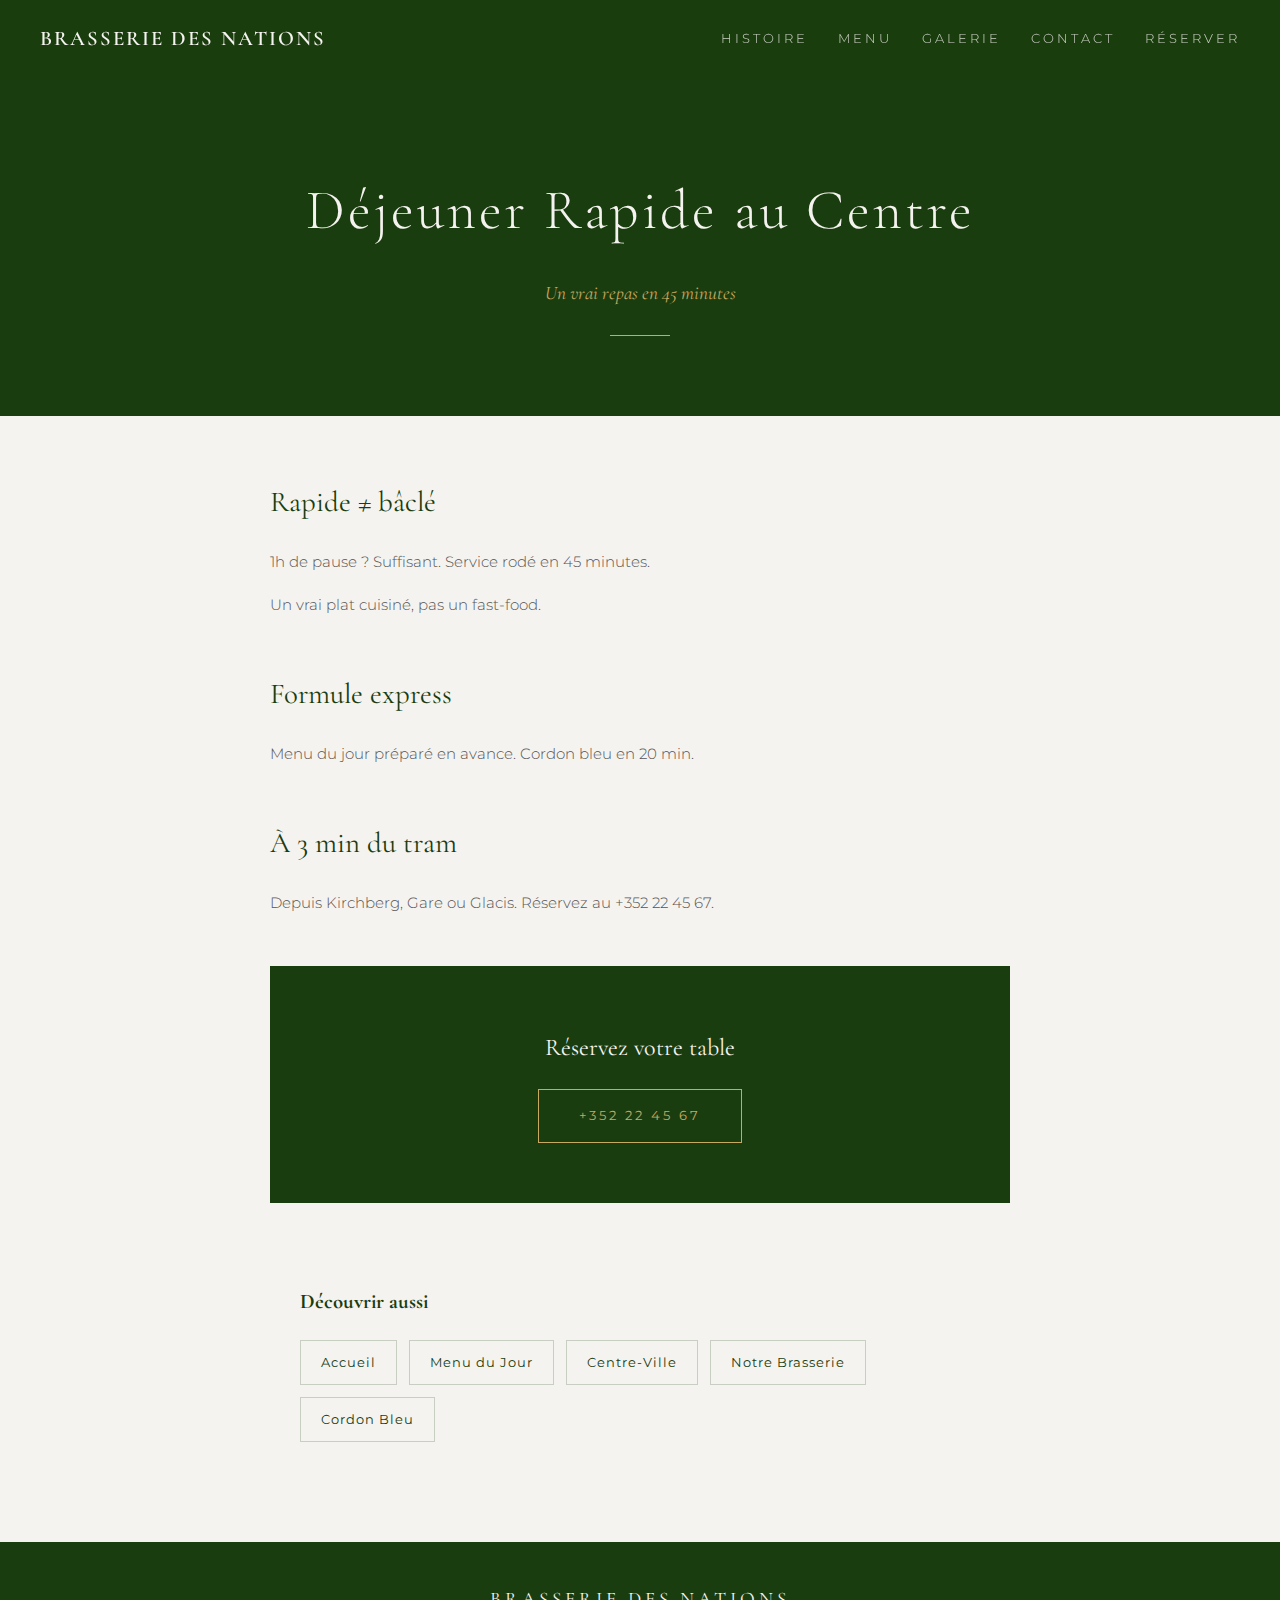
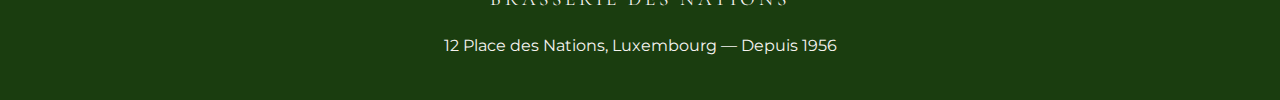
<file: dejeuner-rapide-luxembourg/index.html>
<!DOCTYPE html><html lang="fr" dir="ltr"><head><meta charset="UTF-8"><meta http-equiv="X-UA-Compatible" content="IE=edge"><meta name="viewport" content="width=device-width,initial-scale=1"><title>Déjeuner Rapide Luxembourg — Brasserie des Nations</title><meta name="description" content="Déjeuner rapide au centre de Luxembourg. Plats servis en 20 min. Idéal pause déjeuner."><meta name="theme-color" content="#1a3d0f"><link rel="canonical" href="https://brasseriedesnations.lu/dejeuner-rapide-luxembourg/"><meta name="robots" content="index,follow,max-image-preview:large,max-snippet:-1"><meta name="geo.region" content="LU"><meta name="geo.position" content="49.6117;6.1319"><link rel="alternate" hreflang="fr" href="https://brasseriedesnations.lu/dejeuner-rapide-luxembourg/"><meta property="og:site_name" content="Brasserie des Nations"><meta property="og:title" content="Déjeuner Rapide Luxembourg — Brasserie des Nations"><meta property="og:description" content="Déjeuner rapide au centre de Luxembourg. Plats servis en 20 min. Idéal pause déjeuner."><meta property="og:url" content="https://brasseriedesnations.lu/dejeuner-rapide-luxembourg/"><meta property="og:image" content="https://brasseriedesnations.lu/og-image.jpg"><meta property="og:type" content="article"><meta property="og:locale" content="fr_LU"><meta name="twitter:card" content="summary_large_image"><meta name="twitter:title" content="Déjeuner Rapide Luxembourg — Brasserie des Nations"><meta name="twitter:image" content="https://brasseriedesnations.lu/og-image.jpg"><script type="application/ld+json">{"@context":"https://schema.org","@type":"BreadcrumbList","itemListElement":[{"@type":"ListItem","position":1,"name":"Accueil","item":"https://brasseriedesnations.lu/"},{"@type":"ListItem","position":2,"name":"Déjeuner Rapide au Centre","item":"https://brasseriedesnations.lu/dejeuner-rapide-luxembourg/"}]}</script><script type="application/ld+json">{"@context":"https://schema.org","@type":"WebPage","name":"Déjeuner Rapide Luxembourg — Brasserie des Nations","url":"https://brasseriedesnations.lu/dejeuner-rapide-luxembourg/","isPartOf":{"@type":"WebSite","name":"Brasserie des Nations","url":"https://brasseriedesnations.lu/"},"speakable":{"@type":"SpeakableSpecification","cssSelector":[".hs h1",".cs p"]}}</script><link rel="manifest" href="/manifest.json"><link rel="preconnect" href="https://fonts.googleapis.com"><link rel="preconnect" href="https://fonts.gstatic.com" crossorigin><link href="https://fonts.googleapis.com/css2?family=Cormorant+Garamond:wght@300;400;600;700&family=Montserrat:wght@200;300;400;500&display=swap" rel="stylesheet"><style>:root{--g:#1a3d0f;--c:#f5f3ef;--go:#c9a961;--d:#2c2c2c}*{margin:0;padding:0;box-sizing:border-box}body{font-family:Montserrat,sans-serif;background:var(--c);color:var(--d);line-height:1.8}a{color:var(--go);text-decoration:none;transition:opacity .3s}a:hover{opacity:.7}.sl{position:absolute;top:-100%;left:50%;transform:translateX(-50%);background:var(--g);color:#fff;padding:12px 24px;z-index:9999;border-radius:0 0 8px 8px;transition:top .3s}.sl:focus{top:0}nav{position:fixed;top:0;width:100%;z-index:100;padding:20px 40px;display:flex;justify-content:space-between;align-items:center;background:rgba(26,61,15,.95);backdrop-filter:blur(10px)}.nl{font-family:'Cormorant Garamond',serif;font-size:1.3rem;color:var(--c);font-weight:600;letter-spacing:2px}.nk a{color:var(--c);font-size:.8rem;letter-spacing:3px;text-transform:uppercase;margin-left:30px;font-weight:300;opacity:.8}.nk a:hover{opacity:1}.hs{background:var(--g);padding:160px 40px 80px;text-align:center}.hs h1{font-family:'Cormorant Garamond',serif;font-size:clamp(2rem,5vw,3.5rem);color:var(--c);font-weight:300;letter-spacing:3px;margin-bottom:15px}.hs .st{font-family:'Cormorant Garamond',serif;font-size:1.2rem;color:var(--go);font-style:italic}.gl{width:60px;height:1px;background:var(--go);margin:25px auto 0}.cw{max-width:800px;margin:0 auto;padding:60px 30px}.cs{margin-bottom:50px}.cs h2{font-family:'Cormorant Garamond',serif;font-size:1.8rem;color:var(--g);font-weight:400;margin-bottom:20px}.cs p{font-size:.95rem;color:#555;margin-bottom:15px;font-weight:300}.cb{background:var(--g);padding:60px 30px;text-align:center;margin:40px 0}.cb p{font-family:'Cormorant Garamond',serif;font-size:1.5rem;color:var(--c);margin-bottom:20px}.ct{display:inline-block;padding:14px 40px;border:1px solid var(--go);color:var(--go);font-size:.8rem;letter-spacing:3px;text-transform:uppercase;transition:all .3s}.ct:hover{background:var(--go);color:var(--g);opacity:1}.rw{padding:40px 30px;max-width:800px;margin:0 auto}.rw h3{font-family:'Cormorant Garamond',serif;font-size:1.3rem;color:var(--g);margin-bottom:20px}.rls{display:flex;flex-wrap:wrap;gap:12px}.rl{padding:10px 20px;border:1px solid rgba(26,61,15,.2);font-size:.8rem;letter-spacing:1px;color:var(--g);transition:all .3s}.rl:hover{background:var(--g);color:var(--c);opacity:1}footer{background:var(--g);padding:40px;text-align:center;color:var(--c)}.fl{font-family:'Cormorant Garamond',serif;font-size:1.2rem;letter-spacing:4px;margin-bottom:15px}footer p{font-size:.75rem;opacity:.5}footer a{color:var(--c);opacity:.7}@media(max-width:768px){nav{padding:15px 20px}.nk a{margin-left:15px;font-size:.7rem}.hs{padding:120px 20px 60px}.cw{padding:40px 20px}}@media print{nav{display:none}body{background:#fff;color:#000}}</style></head><body><a href="#mc" class="sl">Aller au contenu</a><nav role="navigation" aria-label="Navigation"><a href="/" class="nl">BRASSERIE DES NATIONS</a><div class="nk"><a href="/#histoire">Histoire</a><a href="/#menu">Menu</a><a href="/#galerie">Galerie</a><a href="/#contact">Contact</a><a href="tel:+352224567">Réserver</a></div></nav><header class="hs" id="mc"><h1>Déjeuner Rapide au Centre</h1><p class="st">Un vrai repas en 45 minutes</p><div class="gl"></div></header><main class="cw" role="main"><section class="cs"><h2>Rapide ≠ bâclé</h2><p>1h de pause ? Suffisant. Service rodé en 45 minutes.</p><p>Un vrai plat cuisiné, pas un fast-food.</p></section>
<section class="cs"><h2>Formule express</h2><p>Menu du jour préparé en avance. Cordon bleu en 20 min.</p></section>
<section class="cs"><h2>À 3 min du tram</h2><p>Depuis Kirchberg, Gare ou Glacis. Réservez au +352 22 45 67.</p></section>
<div class="cb"><p>Réservez votre table</p><a href="tel:+352224567" class="ct">+352 22 45 67</a></div><div class="rw"><h3>Découvrir aussi</h3><div class="rls"><a href="/" class="rl">Accueil</a><a href="/menu-du-jour-luxembourg/" class="rl">Menu du Jour</a><a href="/restaurant-centre-ville-luxembourg/" class="rl">Centre-Ville</a><a href="/brasserie-luxembourg/" class="rl">Notre Brasserie</a><a href="/cordon-bleu-luxembourg/" class="rl">Cordon Bleu</a></div></div></main><footer role="contentinfo"><div class="fl">BRASSERIE DES NATIONS</div><p><address style="font-style:normal;display:inline">12 Place des Nations, Luxembourg — Depuis 1956</address></p></footer></body></html>
</file>
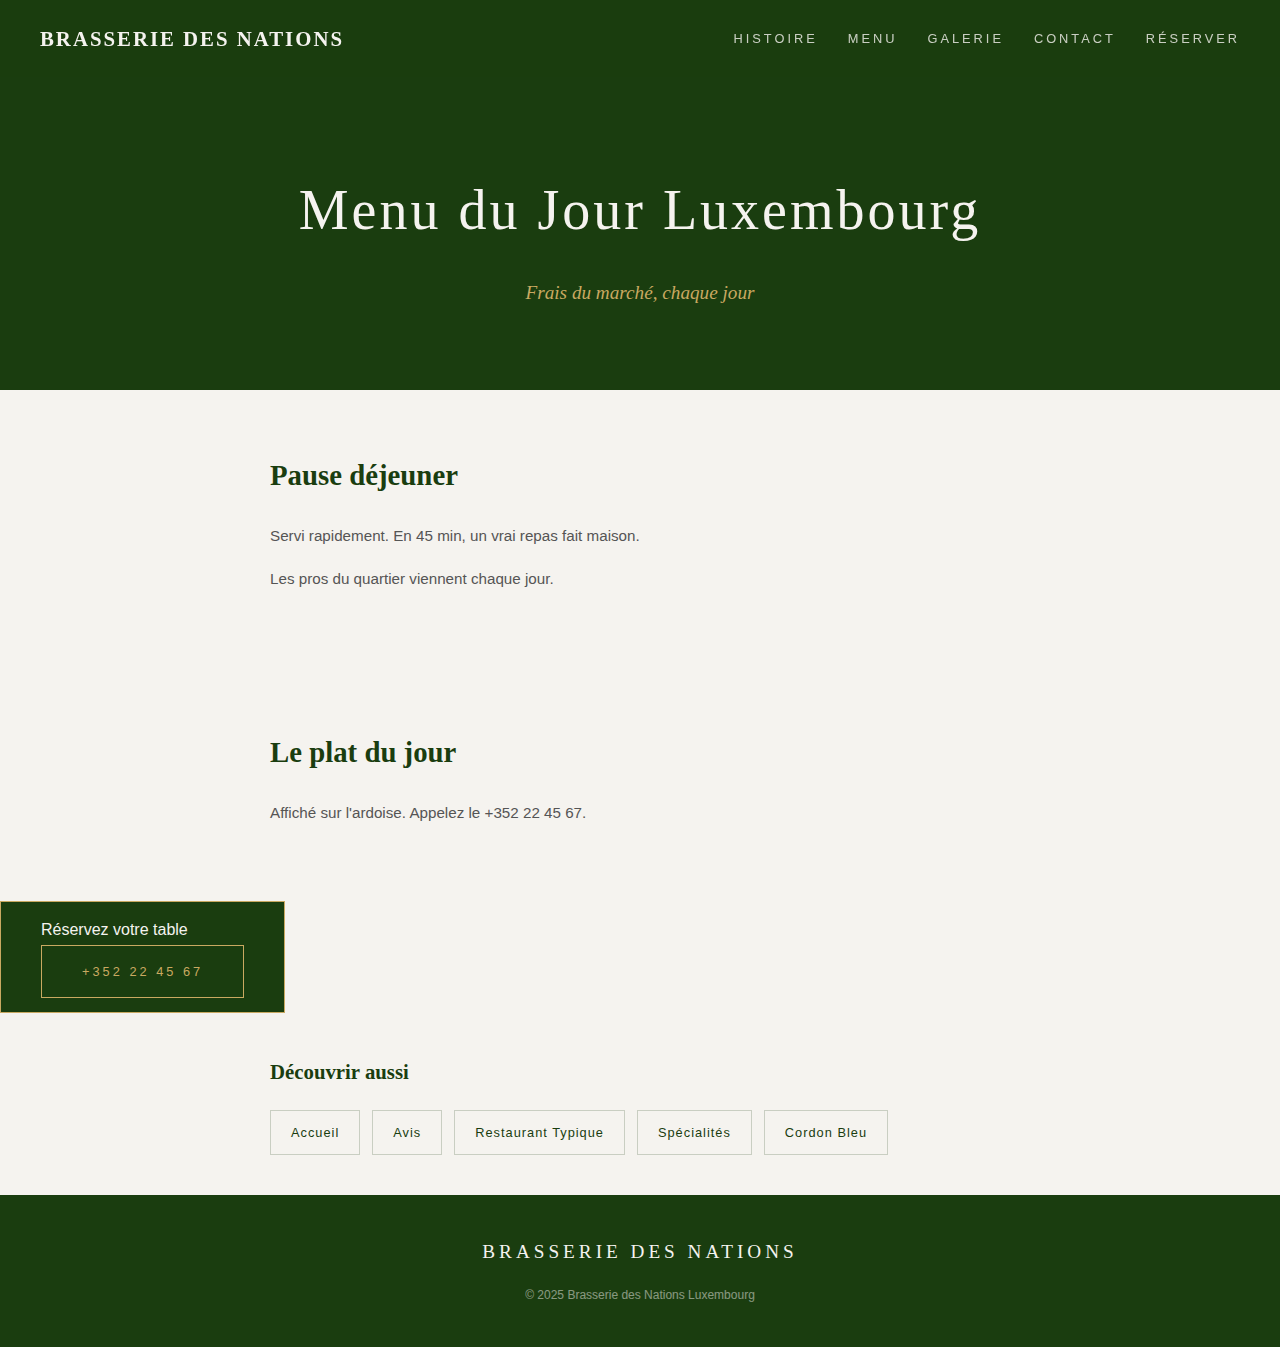
<file: menu-du-jour-luxembourg/index.html>
<!DOCTYPE html><html lang="fr" dir="ltr"><head><meta charset="UTF-8"><meta http-equiv="X-UA-Compatible" content="IE=edge"><meta name="viewport" content="width=device-width,initial-scale=1"><title>Menu du Jour Luxembourg - Brasserie des Nations</title><meta name="description" content="Découvrez le menu du jour de la Brasserie des Nations à Luxembourg. Plats frais du marché servis rapidement."><meta name="theme-color" content="#1a3d0f"><link rel="canonical" href="https://brasseriedesnations.lu/menu-du-jour-luxembourg/"><meta name="robots" content="index,follow,max-image-preview:large,max-snippet:-1"><meta name="geo.region" content="LU"><meta name="geo.position" content="49.6117;6.1319"><link rel="alternate" hreflang="fr" href="https://brasseriedesnations.lu/menu-du-jour-luxembourg/"><meta property="og:site_name" content="Brasserie des Nations"><meta property="og:title" content="Menu du Jour Luxembourg - Brasserie des Nations"><meta property="og:description" content="Découvrez le menu du jour de la Brasserie des Nations à Luxembourg. Plats frais du marché servis rapidement."><meta property="og:image" content="https://brasseriedesnations.lu/og-image.jpg"><meta property="og:type" content="article"><meta property="og:locale" content="fr_LU"><meta property="og:url" content="https://brasseriedesnations.lu/menu-du-jour-luxembourg/"><meta name="twitter:card" content="summary_large_image"><meta name="twitter:title" content="Menu du Jour Luxembourg - Brasserie des Nations"><meta name="twitter:image" content="https://brasseriedesnations.lu/og-image.jpg"><script type="application/ld+json">{"@context":"https://schema.org","@type":"BreadcrumbList","itemListElement":[{"@type":"ListItem","position":1,"name":"Accueil","item":"https://brasseriedesnations.lu/"},{"@type":"ListItem","position":2,"name":"Menu du Jour","item":"https://brasseriedesnations.lu/menu-du-jour-luxembourg/"}]}</script><script type="application/ld+json">{"@context":"https://schema.org","@type":"WebPage","name":"Menu du Jour Luxembourg - Brasserie des Nations","url":"https://brasseriedesnations.lu/menu-du-jour-luxembourg/","isPartOf":{"@type":"WebSite","name":"Brasserie des Nations","url":"https://brasseriedesnations.lu/"},"speakable":{"@type":"SpeakableSpecification","cssSelector":[".hs h1",".cs p"]}}</script><link rel="manifest" href="/manifest.json"><link rel="preconnect" href="https://fonts.googleapis.com"><link href="https://fonts.gstatic.com" crossorigin><link rel="preconnect" href="https://fonts.googleapis.com/css2?family=Cormorant+Garamond:wght@300;400;600;700&family=Montserrat:wght@200;300;400;500&display=swap" rel="stylesheet"><style>:root{--g:#1a3d0f;--c:#f5f3ef;--go:#c9a961;--d:#2c2c2c}*{margin:0;padding:0;box-sizing:border-box}body{font-family:Montserrat,sans-serif;background:var(--c);color:var(--d);line-height:1.8}a{color:var(--go);text-decoration:none;transition:opacity .3s}a:hover{opacity:.7}.sl{position:absolute;top:-100%;left:50%;transform:translateX(-50%);background:var(--g);color:#fff;padding:12px 24px;z-index:9999;border-radius:0 0 8px 8px;transition:top .3s}.sl:focus{top:0}nav{position:fixed;top:0;width:100%;z-index:100;padding:20px 40px;display:flex;justify-content:space-between;align-items:center;background:rgba(26,61,15,.95);backdrop-filter:blur(10px)}.nl{font-family:'Cormorant Garamond',serif;font-size:1.3rem;color:var(--c);font-weight:600;letter-spacing:2px}.nk a{color:var(--c);font-size:.8rem;letter-spacing:3px;text-transform:uppercase;margin-left:30px;font-weight:300;opacity:.8}.nk a:hover{opacity:1}.hs{background:var(--g);padding:160px 40px 80px;text-align:center}.hs h1{font-family:'Cormorant Garamond',serif;font-size:clamp(2rem,5vw,3.5rem);color:var(--c);font-weight:300;letter-spacing:3px;margin-bottom:15px}.hs .st{font-family:'Cormorant Garamond',serif;font-size:1.2rem;color:var(--go);font-style:italic}.gl{width:60px;height:1px;background:var(--go);margin:0 auto;padding:60px 30px}.cs{max-width:800px;margin:0 auto;padding:60px 30px}.cs h2{font-family:'Cormorant Garamond',serif;font-size:1.8rem;color:var(--g);margin-bottom:20px}.cs p{font-size:.95rem;color:#555;margin-bottom:15px;font-weight:300}.cb{background:var(--g);padding:14px 40px;border:1px solid var(--go);color:var(--c);display:inline-block}.ct{display:inline-block;padding:14px 40px;border:1px solid var(--go);color:var(--go);font-size:.8rem;letter-spacing:3px;text-transform:uppercase;transition:all .3s}.ct:hover{background:var(--go);color:var(--c);opacity:1}.rw{padding:40px 30px;max-width:800px;margin:0 auto}.rw h3{font-family:'Cormorant Garamond',serif;font-size:1.3rem;color:var(--g);margin-bottom:20px}.rls{display:flex;flex-wrap:wrap;gap:12px}.rl{padding:10px 20px;border:1px solid rgba(26,61,15,.2);font-size:.8rem;letter-spacing:1px;color:var(--g);transition:all .3s}.rl:hover{background:var(--g);color:var(--c);opacity:1}footer{background:var(--g);padding:40px;text-align:center;color:var(--c)}.fl{font-family:'Cormorant Garamond',serif;font-size:1.2rem;letter-spacing:4px;margin-bottom:15px}footer p{font-size:.75rem;opacity:.5}footer a{color:var(--c);opacity:.7}@media(max-width:768px){nav{padding:15px 20px}.nk a{margin-left:15px;font-size:.7rem}.hs{padding:120px 20px 60px}.cw{padding:40px 20px}}@media print{nav{display:none}body{background:#fff;color:#000}}</style></head><body><a href="#mc" class="sl">Aller au contenu</a><nav role="navigation" aria-label="Navigation"><a href="/" class="nl">BRASSERIE DES NATIONS</a><div class="nk"><a href="/#histoire">Histoire</a><a href="/#menu">Menu</a><a href="/#galerie">Galerie</a><a href="/#contact">Contact</a><a href="tel:+352224567">Réserver</a></div></nav><header class="hs" id="mc"><h1>Menu du Jour Luxembourg</h1><p class="st">Frais du marché, chaque jour</p></header><main class="cw" role="main"><section class="cs"><h2>Pause déjeuner</h2><p>Servi rapidement. En 45 min, un vrai repas fait maison.</p><p>Les pros du quartier viennent chaque jour.</p></section><section class="cs"><h2>Le plat du jour</h2><p>Affiché sur l'ardoise. Appelez le +352 22 45 67.</p></section><div class="cb"><p>Réservez votre table</p><a href="tel:+352224567" class="ct">+352 22 45 67</a></div><div class="rw"><h3>Découvrir aussi</h3><div class="rls"><a href="/" class="rl">Accueil</a><a href="/avis-brasserie-luxembourg/" class="rl">Avis</a><a href="/restaurant-typique-luxembourg/" class="rl">Restaurant Typique</a><a href="/specialites-luxembourgeoises-restaurant/" class="rl">Spécialités</a><a href="/cordon-bleu-luxembourg/" class="rl">Cordon Bleu</a></div></div></main><footer><div class="fl">BRASSERIE DES NATIONS</div><p>&copy; 2025 Brasserie des Nations Luxembourg</p></footer></body></html>
</file>
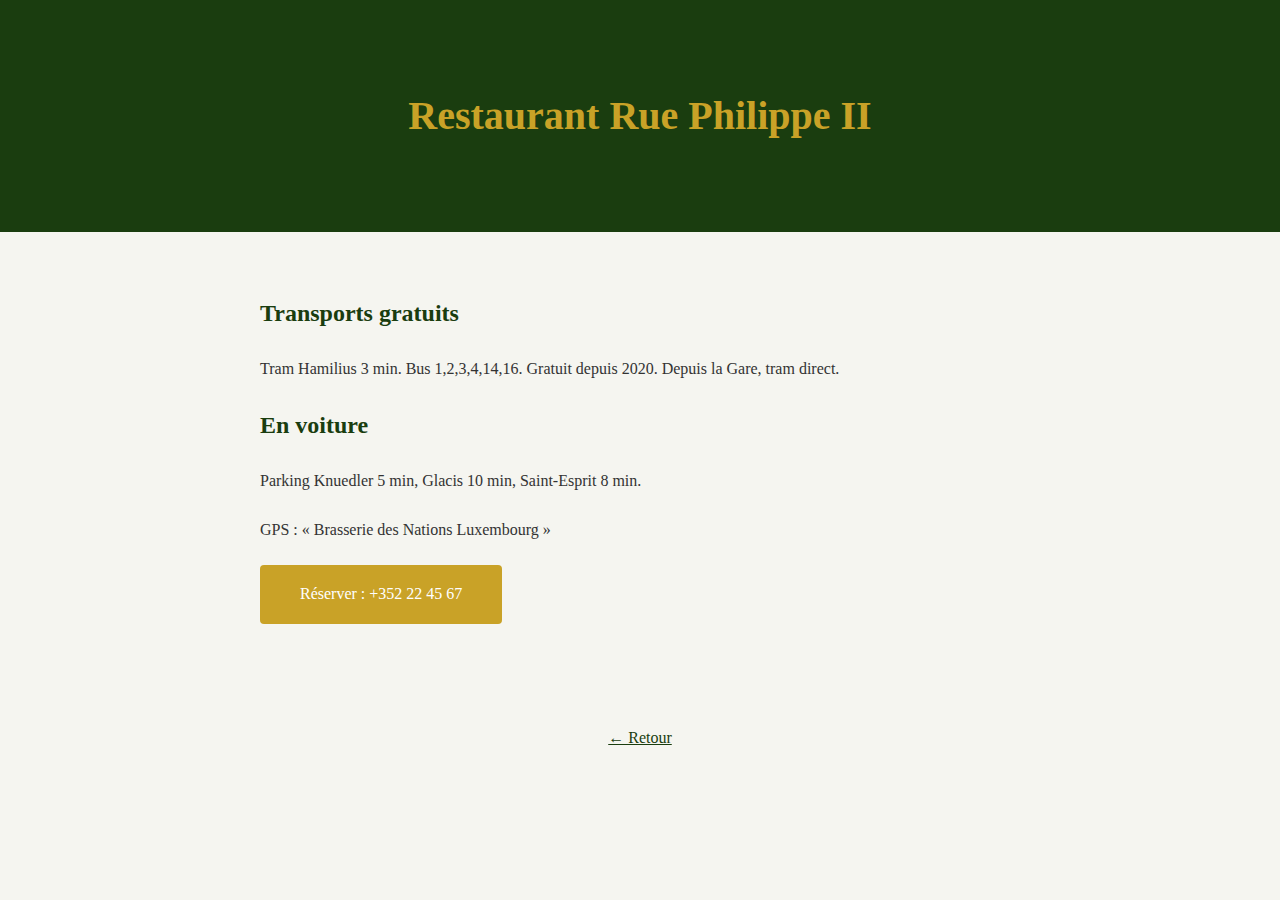
<file: restaurant-rue-philippe-ii-luxembourg/index.html>
<!DOCTYPE html>
<html lang="fr" dir="ltr">
<head>
    <meta charset="UTF-8">
    <meta name="viewport" content="width=device-width, initial-scale=1.0">
    <title>Restaurant Rue Philippe II Luxembourg | Brasserie des Nations - Réservation</title>
    <meta name="description" content="Restaurant rue Philippe II Luxembourg. Brasserie des Nations, réservation par téléphone. Transports gratuits, parking Knuedler à proximité.">
    <meta name="robots" content="index, follow">
    <link rel="canonical" href="https://comealamaisongroupe.github.io/Brasserie-des-nations/restaurant-rue-philippe-ii-luxembourg/">
    <meta property="og:title" content="Restaurant Rue Philippe II | Brasserie des Nations">
    <meta property="og:description" content="Restaurant rue Philippe II. Réservation facile.">
    <meta property="og:url" content="https://comealamaisongroupe.github.io/Brasserie-des-nations/restaurant-rue-philippe-ii-luxembourg/">
    <meta property="og:type" content="website">
    <style>*{margin:0;padding:0;box-sizing:border-box}body{font-family:Georgia,serif;background:#f5f5f0;color:#333;line-height:1.8}.hero{background:#1a3d0f;color:#fff;padding:80px 20px;text-align:center}.hero h1{font-size:2.5rem;color:#c9a227}.content{max-width:800px;margin:0 auto;padding:60px 20px}.content h2{color:#1a3d0f;margin-bottom:20px}.content p{margin-bottom:20px}.cta{display:inline-block;background:#c9a227;color:#fff;padding:15px 40px;text-decoration:none;border-radius:4px}.back{text-align:center;padding:40px}.back a{color:#1a3d0f}</style>
</head>
<body>
    <section class="hero"><h1>Restaurant Rue Philippe II</h1></section>
    <section class="content">
        <h2>Transports gratuits</h2>
        <p>Tram Hamilius 3 min. Bus 1,2,3,4,14,16. Gratuit depuis 2020. Depuis la Gare, tram direct.</p>
        <h2>En voiture</h2>
        <p>Parking Knuedler 5 min, Glacis 10 min, Saint-Esprit 8 min.</p>
        <p>GPS : « Brasserie des Nations Luxembourg »</p>
        <a href="tel:+352224567" class="cta">Réserver : +352 22 45 67</a>
    </section>
    <div class="back"><a href="../">← Retour</a></div>
</body>
</html>
</file>
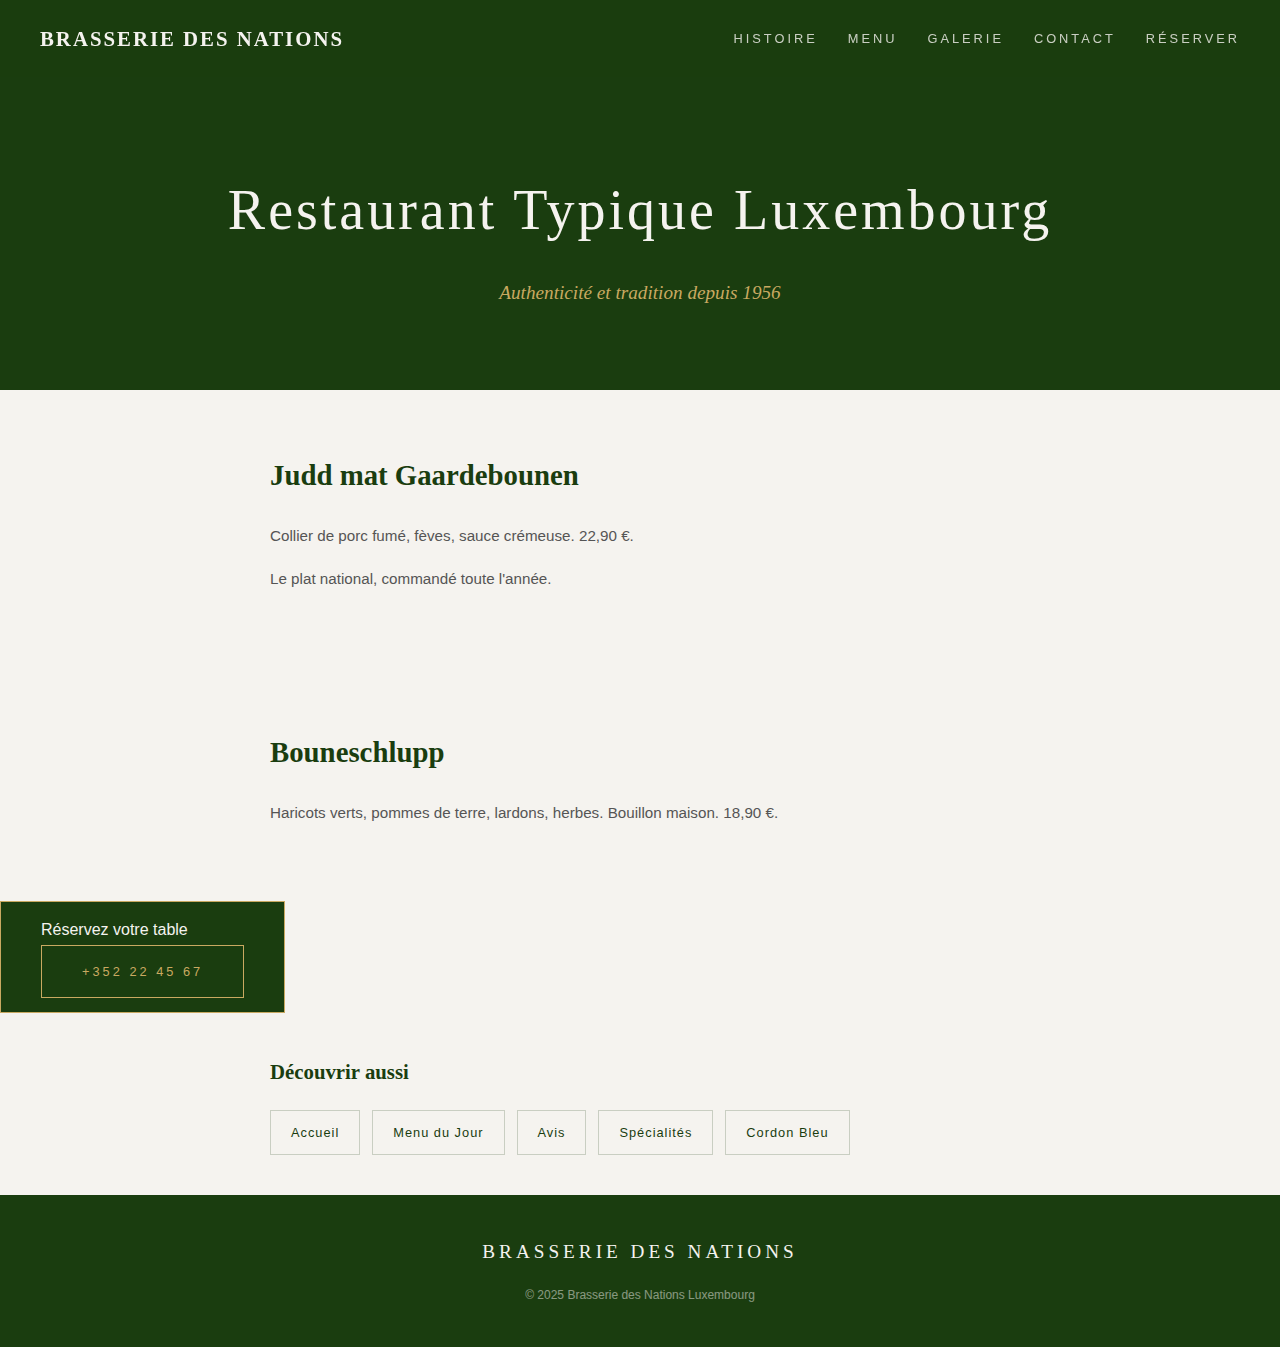
<file: restaurant-typique-luxembourg/index.html>
<!DOCTYPE html><html lang="fr" dir="ltr"><head><meta charset="UTF-8"><meta http-equiv="X-UA-Compatible" content="IE=edge"><meta name="viewport" content="width=device-width,initial-scale=1"><title>Restaurant Typique Luxembourg - Brasserie des Nations</title><meta name="description" content="Découvrez un restaurant typique luxembourgeois au cœur de la ville. Spécialités traditionnelles et ambiance authentique."><meta name="theme-color" content="#1a3d0f"><link rel="canonical" href="https://brasseriedesnations.lu/restaurant-typique-luxembourg/"><meta name="robots" content="index,follow,max-image-preview:large,max-snippet:-1"><meta name="geo.region" content="LU"><meta name="geo.position" content="49.6117;6.1319"><link rel="alternate" hreflang="fr" href="https://brasseriedesnations.lu/restaurant-typique-luxembourg/"><meta property="og:site_name" content="Brasserie des Nations"><meta property="og:title" content="Restaurant Typique Luxembourg - Brasserie des Nations"><meta property="og:description" content="Découvrez un restaurant typique luxembourgeois au cœur de la ville. Spécialités traditionnelles et ambiance authentique."><meta property="og:image" content="https://brasseriedesnations.lu/og-image.jpg"><meta property="og:type" content="article"><meta property="og:locale" content="fr_LU"><meta property="og:url" content="https://brasseriedesnations.lu/restaurant-typique-luxembourg/"><meta name="twitter:card" content="summary_large_image"><meta name="twitter:title" content="Restaurant Typique Luxembourg - Brasserie des Nations"><meta name="twitter:image" content="https://brasseriedesnations.lu/og-image.jpg"><script type="application/ld+json">{"@context":"https://schema.org","@type":"BreadcrumbList","itemListElement":[{"@type":"ListItem","position":1,"name":"Accueil","item":"https://brasseriedesnations.lu/"},{"@type":"ListItem","position":2,"name":"Restaurant Typique","item":"https://brasseriedesnations.lu/restaurant-typique-luxembourg/"}]}</script><script type="application/ld+json">{"@context":"https://schema.org","@type":"WebPage","name":"Restaurant Typique Luxembourg - Brasserie des Nations","url":"https://brasseriedesnations.lu/restaurant-typique-luxembourg/","isPartOf":{"@type":"WebSite","name":"Brasserie des Nations","url":"https://brasseriedesnations.lu/"},"speakable":{"@type":"SpeakableSpecification","cssSelector":[".hs h1",".cs p"]}}</script><link rel="manifest" href="/Brasserie-des-nations/manifest.json"><link rel="preconnect" href="https://fonts.googleapis.com"><link href="https://fonts.gstatic.com" crossorigin><link rel="preconnect" href="https://fonts.googleapis.com/css2?family=Cormorant+Garamond:wght@300;400;600;700&family=Montserrat:wght@200;300;400;500&display=swap" rel="stylesheet"><style>:root{--g:#1a3d0f;--c:#f5f3ef;--go:#c9a961;--d:#2c2c2c}*{margin:0;padding:0;box-sizing:border-box}body{font-family:Montserrat,sans-serif;background:var(--c);color:var(--d);line-height:1.8}a{color:var(--go);text-decoration:none;transition:opacity .3s}a:hover{opacity:.7}.sl{position:absolute;top:-100%;left:50%;transform:translateX(-50%);background:var(--g);color:#fff;padding:12px 24px;z-index:9999;border-radius:0 0 8px 8px;transition:top .3s}.sl:focus{top:0}nav{position:fixed;top:0;width:100%;z-index:100;padding:20px 40px;display:flex;justify-content:space-between;align-items:center;background:rgba(26,61,15,.95);backdrop-filter:blur(10px)}.nl{font-family:'Cormorant Garamond',serif;font-size:1.3rem;color:var(--c);font-weight:600;letter-spacing:2px}.nk a{color:var(--c);font-size:.8rem;letter-spacing:3px;text-transform:uppercase;margin-left:30px;font-weight:300;opacity:.8}.nk a:hover{opacity:1}.hs{background:var(--g);padding:160px 40px 80px;text-align:center}.hs h1{font-family:'Cormorant Garamond',serif;font-size:clamp(2rem,5vw,3.5rem);color:var(--c);font-weight:300;letter-spacing:3px;margin-bottom:15px}.hs .st{font-family:'Cormorant Garamond',serif;font-size:1.2rem;color:var(--go);font-style:italic}.gl{width:60px;height:1px;background:var(--go);margin:0 auto;padding:60px 30px}.cs{max-width:800px;margin:0 auto;padding:60px 30px}.cs h2{font-family:'Cormorant Garamond',serif;font-size:1.8rem;color:var(--g);margin-bottom:20px}.cs p{font-size:.95rem;color:#555;margin-bottom:15px;font-weight:300}.cb{background:var(--g);padding:14px 40px;border:1px solid var(--go);color:var(--c);display:inline-block}.ct{display:inline-block;padding:14px 40px;border:1px solid var(--go);color:var(--go);font-size:.8rem;letter-spacing:3px;text-transform:uppercase;transition:all .3s}.ct:hover{background:var(--go);color:var(--c);opacity:1}.rw{padding:40px 30px;max-width:800px;margin:0 auto}.rw h3{font-family:'Cormorant Garamond',serif;font-size:1.3rem;color:var(--g);margin-bottom:20px}.rls{display:flex;flex-wrap:wrap;gap:12px}.rl{padding:10px 20px;border:1px solid rgba(26,61,15,.2);font-size:.8rem;letter-spacing:1px;color:var(--g);transition:all .3s}.rl:hover{background:var(--g);color:var(--c);opacity:1}footer{background:var(--g);padding:40px;text-align:center;color:var(--c)}.fl{font-family:'Cormorant Garamond',serif;font-size:1.2rem;letter-spacing:4px;margin-bottom:15px}footer p{font-size:.75rem;opacity:.5}footer a{color:var(--c);opacity:.7}@media(max-width:768px){nav{padding:15px 20px}.nk a{margin-left:15px;font-size:.7rem}.hs{padding:120px 20px 60px}.cw{padding:40px 20px}}@media print{nav{display:none}body{background:#fff;color:#000}}</style></head><body><a href="#mc" class="sl">Aller au contenu</a><nav role="navigation" aria-label="Navigation"><a href="/Brasserie-des-nations/" class="nl">BRASSERIE DES NATIONS</a><div class="nk"><a href="/Brasserie-des-nations/#histoire">Histoire</a><a href="/Brasserie-des-nations/#menu">Menu</a><a href="/Brasserie-des-nations/#galerie">Galerie</a><a href="/Brasserie-des-nations/#contact">Contact</a><a href="tel:+352224567">Réserver</a></div></nav><header class="hs" id="mc"><h1>Restaurant Typique Luxembourg</h1><p class="st">Authenticité et tradition depuis 1956</p></header><main class="cw" role="main"><section class="cs"><h2>Judd mat Gaardebounen</h2><p>Collier de porc fumé, fèves, sauce crémeuse. 22,90 €.</p><p>Le plat national, commandé toute l'année.</p></section><section class="cs"><h2>Bouneschlupp</h2><p>Haricots verts, pommes de terre, lardons, herbes. Bouillon maison. 18,90 €.</p></section><div class="cb"><p>Réservez votre table</p><a href="tel:+352224567" class="ct">+352 22 45 67</a></div><div class="rw"><h3>Découvrir aussi</h3><div class="rls"><a href="/Brasserie-des-nations/" class="rl">Accueil</a><a href="/Brasserie-des-nations/menu-du-jour-luxembourg/" class="rl">Menu du Jour</a><a href="/Brasserie-des-nations/avis-brasserie-luxembourg/" class="rl">Avis</a><a href="/Brasserie-des-nations/specialites-luxembourgeoises-restaurant/" class="rl">Spécialités</a><a href="/Brasserie-des-nations/cordon-bleu-luxembourg/" class="rl">Cordon Bleu</a></div></div></main><footer><div class="fl">BRASSERIE DES NATIONS</div><p>&copy; 2025 Brasserie des Nations Luxembourg</p></footer></body></html>
</file>
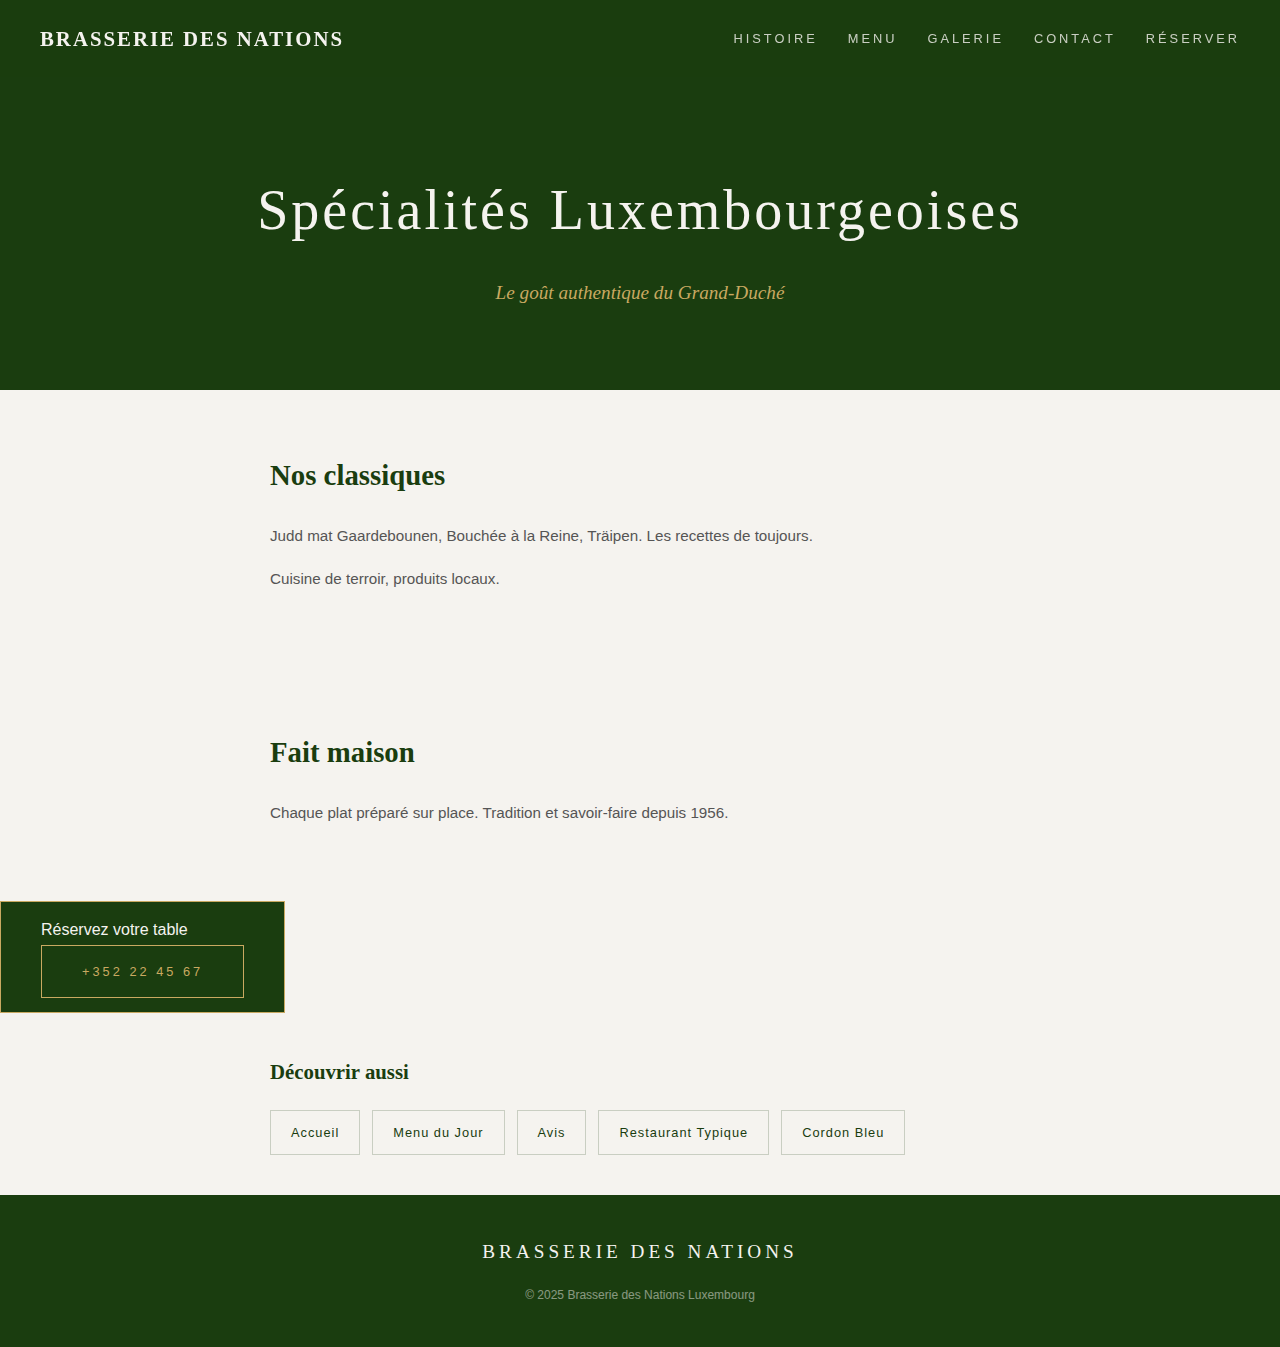
<file: specialites-luxembourgeoises-restaurant/index.html>
<!DOCTYPE html><html lang="fr" dir="ltr"><head><meta charset="UTF-8"><meta http-equiv="X-UA-Compatible" content="IE=edge"><meta name="viewport" content="width=device-width,initial-scale=1"><title>Spécialités Luxembourgeoises Restaurant - Brasserie des Nations</title><meta name="description" content="Découvrez les spécialités luxembourgeoises de la Brasserie des Nations. Cuisine traditionnelle authentique à Luxembourg."><meta name="theme-color" content="#1a3d0f"><link rel="canonical" href="https://brasseriedesnations.lu/specialites-luxembourgeoises-restaurant/"><meta name="robots" content="index,follow,max-image-preview:large,max-snippet:-1"><meta name="geo.region" content="LU"><meta name="geo.position" content="49.6117;6.1319"><link rel="alternate" hreflang="fr" href="https://brasseriedesnations.lu/specialites-luxembourgeoises-restaurant/"><meta property="og:site_name" content="Brasserie des Nations"><meta property="og:title" content="Spécialités Luxembourgeoises Restaurant - Brasserie des Nations"><meta property="og:description" content="Découvrez les spécialités luxembourgeoises de la Brasserie des Nations. Cuisine traditionnelle authentique à Luxembourg."><meta property="og:image" content="https://brasseriedesnations.lu/og-image.jpg"><meta property="og:type" content="article"><meta property="og:locale" content="fr_LU"><meta property="og:url" content="https://brasseriedesnations.lu/specialites-luxembourgeoises-restaurant/"><meta name="twitter:card" content="summary_large_image"><meta name="twitter:title" content="Spécialités Luxembourgeoises Restaurant - Brasserie des Nations"><meta name="twitter:image" content="https://brasseriedesnations.lu/og-image.jpg"><script type="application/ld+json">{"@context":"https://schema.org","@type":"BreadcrumbList","itemListElement":[{"@type":"ListItem","position":1,"name":"Accueil","item":"https://brasseriedesnations.lu/"},{"@type":"ListItem","position":2,"name":"Spécialités Luxembourgeoises","item":"https://brasseriedesnations.lu/specialites-luxembourgeoises-restaurant/"}]}</script><script type="application/ld+json">{"@context":"https://schema.org","@type":"WebPage","name":"Spécialités Luxembourgeoises Restaurant - Brasserie des Nations","url":"https://brasseriedesnations.lu/specialites-luxembourgeoises-restaurant/","isPartOf":{"@type":"WebSite","name":"Brasserie des Nations","url":"https://brasseriedesnations.lu/"},"speakable":{"@type":"SpeakableSpecification","cssSelector":[".hs h1",".cs p"]}}</script><link rel="manifest" href="/Brasserie-des-nations/manifest.json"><link rel="preconnect" href="https://fonts.googleapis.com"><link href="https://fonts.gstatic.com" crossorigin><link rel="preconnect" href="https://fonts.googleapis.com/css2?family=Cormorant+Garamond:wght@300;400;600;700&family=Montserrat:wght@200;300;400;500&display=swap" rel="stylesheet"><style>:root{--g:#1a3d0f;--c:#f5f3ef;--go:#c9a961;--d:#2c2c2c}*{margin:0;padding:0;box-sizing:border-box}body{font-family:Montserrat,sans-serif;background:var(--c);color:var(--d);line-height:1.8}a{color:var(--go);text-decoration:none;transition:opacity .3s}a:hover{opacity:.7}.sl{position:absolute;top:-100%;left:50%;transform:translateX(-50%);background:var(--g);color:#fff;padding:12px 24px;z-index:9999;border-radius:0 0 8px 8px;transition:top .3s}.sl:focus{top:0}nav{position:fixed;top:0;width:100%;z-index:100;padding:20px 40px;display:flex;justify-content:space-between;align-items:center;background:rgba(26,61,15,.95);backdrop-filter:blur(10px)}.nl{font-family:'Cormorant Garamond',serif;font-size:1.3rem;color:var(--c);font-weight:600;letter-spacing:2px}.nk a{color:var(--c);font-size:.8rem;letter-spacing:3px;text-transform:uppercase;margin-left:30px;font-weight:300;opacity:.8}.nk a:hover{opacity:1}.hs{background:var(--g);padding:160px 40px 80px;text-align:center}.hs h1{font-family:'Cormorant Garamond',serif;font-size:clamp(2rem,5vw,3.5rem);color:var(--c);font-weight:300;letter-spacing:3px;margin-bottom:15px}.hs .st{font-family:'Cormorant Garamond',serif;font-size:1.2rem;color:var(--go);font-style:italic}.gl{width:60px;height:1px;background:var(--go);margin:0 auto;padding:60px 30px}.cs{max-width:800px;margin:0 auto;padding:60px 30px}.cs h2{font-family:'Cormorant Garamond',serif;font-size:1.8rem;color:var(--g);margin-bottom:20px}.cs p{font-size:.95rem;color:#555;margin-bottom:15px;font-weight:300}.cb{background:var(--g);padding:14px 40px;border:1px solid var(--go);color:var(--c);display:inline-block}.ct{display:inline-block;padding:14px 40px;border:1px solid var(--go);color:var(--go);font-size:.8rem;letter-spacing:3px;text-transform:uppercase;transition:all .3s}.ct:hover{background:var(--go);color:var(--c);opacity:1}.rw{padding:40px 30px;max-width:800px;margin:0 auto}.rw h3{font-family:'Cormorant Garamond',serif;font-size:1.3rem;color:var(--g);margin-bottom:20px}.rls{display:flex;flex-wrap:wrap;gap:12px}.rl{padding:10px 20px;border:1px solid rgba(26,61,15,.2);font-size:.8rem;letter-spacing:1px;color:var(--g);transition:all .3s}.rl:hover{background:var(--g);color:var(--c);opacity:1}footer{background:var(--g);padding:40px;text-align:center;color:var(--c)}.fl{font-family:'Cormorant Garamond',serif;font-size:1.2rem;letter-spacing:4px;margin-bottom:15px}footer p{font-size:.75rem;opacity:.5}footer a{color:var(--c);opacity:.7}@media(max-width:768px){nav{padding:15px 20px}.nk a{margin-left:15px;font-size:.7rem}.hs{padding:120px 20px 60px}.cw{padding:40px 20px}}@media print{nav{display:none}body{background:#fff;color:#000}}</style></head><body><a href="#mc" class="sl">Aller au contenu</a><nav role="navigation" aria-label="Navigation"><a href="/Brasserie-des-nations/" class="nl">BRASSERIE DES NATIONS</a><div class="nk"><a href="/Brasserie-des-nations/#histoire">Histoire</a><a href="/Brasserie-des-nations/#menu">Menu</a><a href="/Brasserie-des-nations/#galerie">Galerie</a><a href="/Brasserie-des-nations/#contact">Contact</a><a href="tel:+352224567">Réserver</a></div></nav><header class="hs" id="mc"><h1>Spécialités Luxembourgeoises</h1><p class="st">Le goût authentique du Grand-Duché</p></header><main class="cw" role="main"><section class="cs"><h2>Nos classiques</h2><p>Judd mat Gaardebounen, Bouchée à la Reine, Träipen. Les recettes de toujours.</p><p>Cuisine de terroir, produits locaux.</p></section><section class="cs"><h2>Fait maison</h2><p>Chaque plat préparé sur place. Tradition et savoir-faire depuis 1956.</p></section><div class="cb"><p>Réservez votre table</p><a href="tel:+352224567" class="ct">+352 22 45 67</a></div><div class="rw"><h3>Découvrir aussi</h3><div class="rls"><a href="/Brasserie-des-nations/" class="rl">Accueil</a><a href="/Brasserie-des-nations/menu-du-jour-luxembourg/" class="rl">Menu du Jour</a><a href="/Brasserie-des-nations/avis-brasserie-luxembourg/" class="rl">Avis</a><a href="/Brasserie-des-nations/restaurant-typique-luxembourg/" class="rl">Restaurant Typique</a><a href="/Brasserie-des-nations/cordon-bleu-luxembourg/" class="rl">Cordon Bleu</a></div></div></main><footer><div class="fl">BRASSERIE DES NATIONS</div><p>&copy; 2025 Brasserie des Nations Luxembourg</p></footer></body></html>
</file>
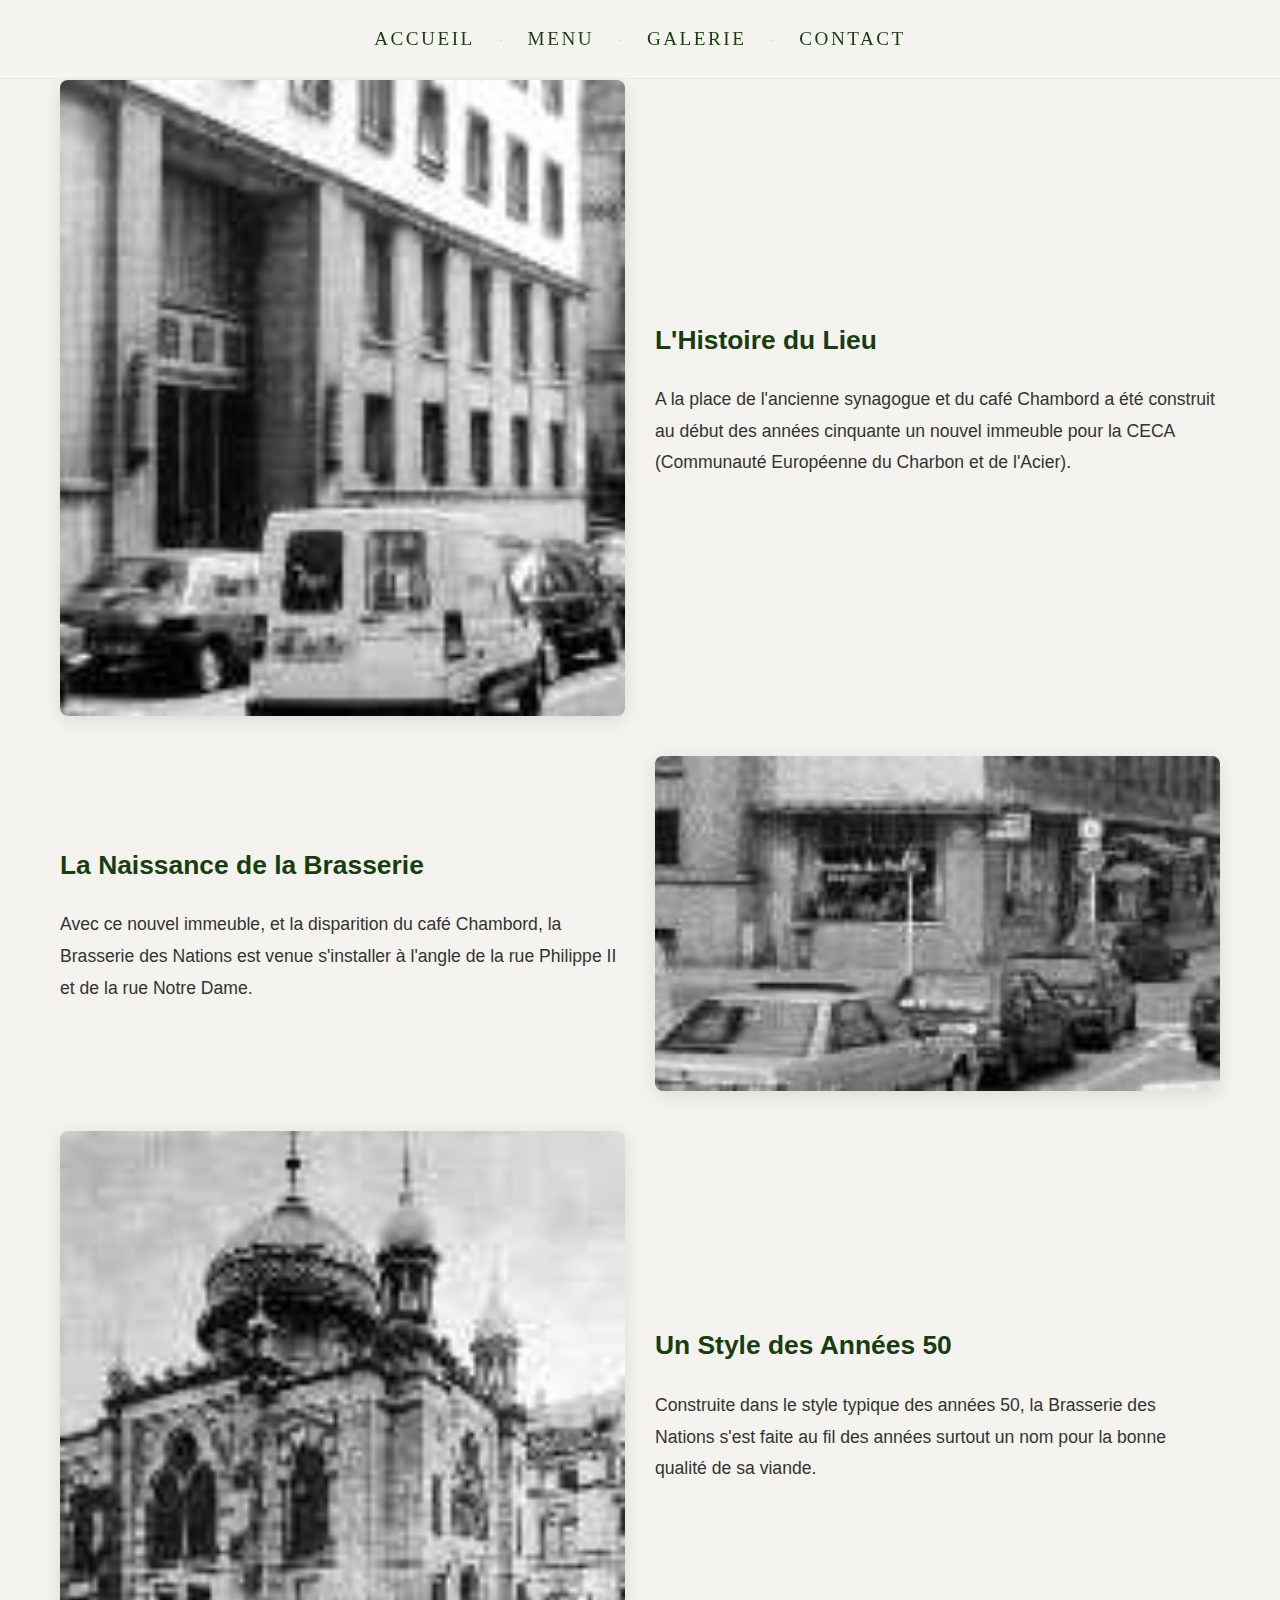
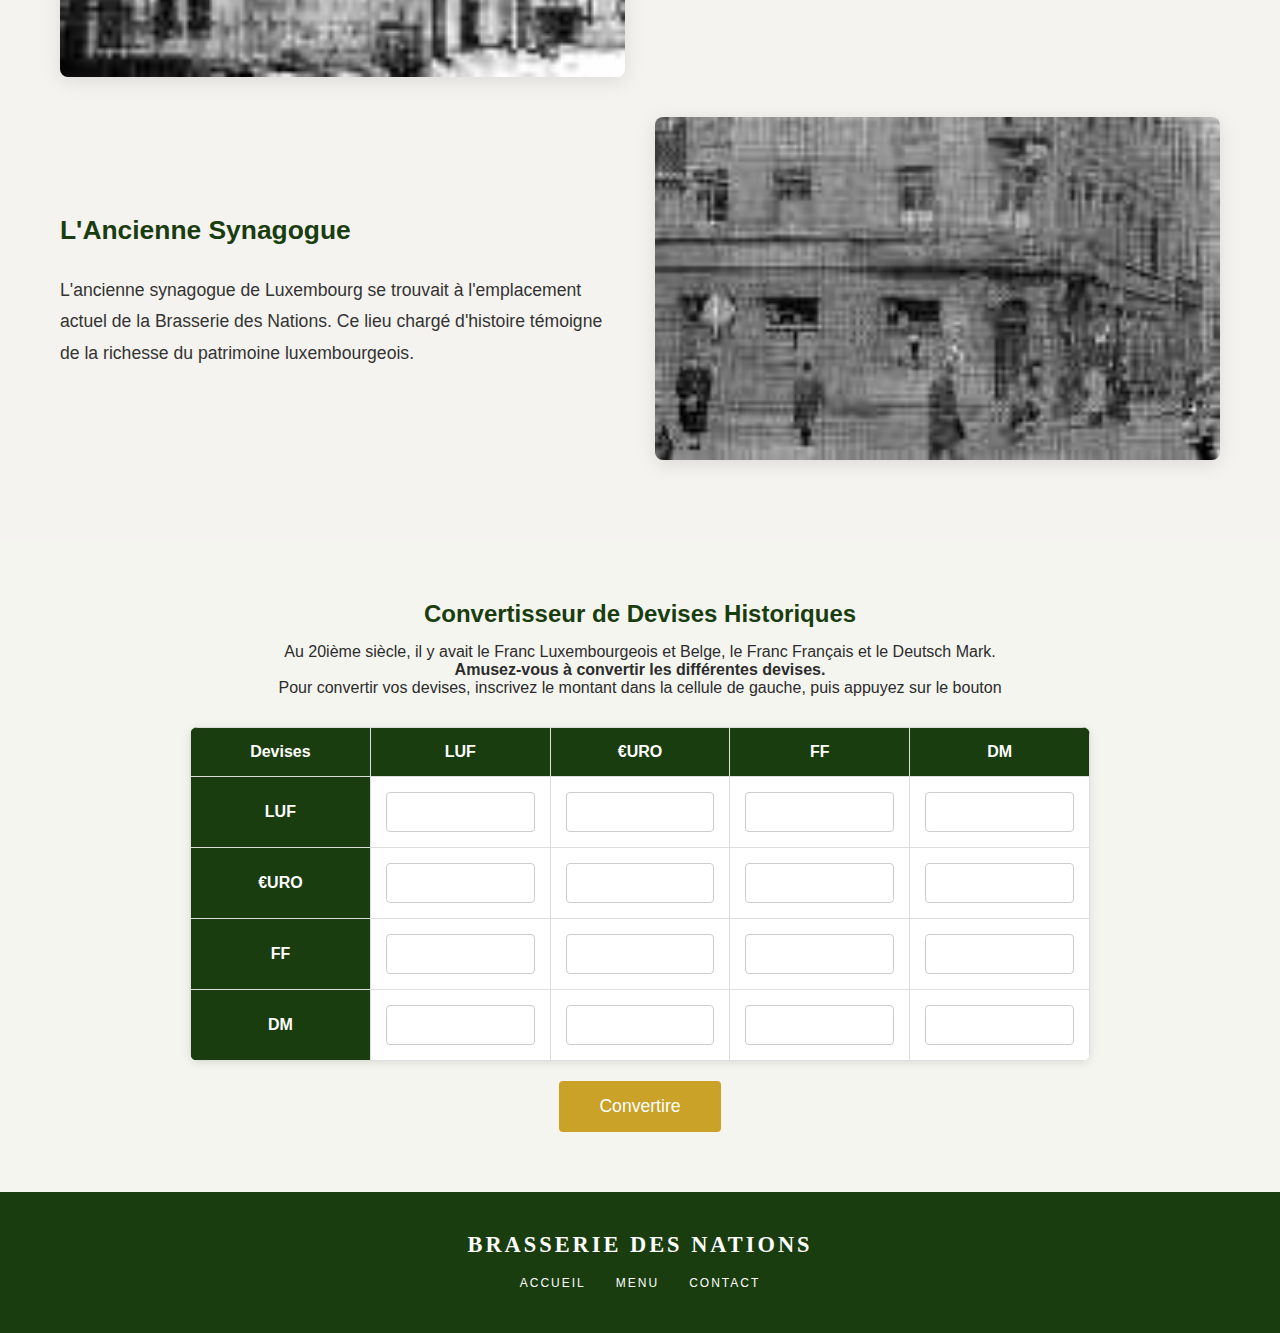
<file: historique.html>
<!DOCTYPE html>
<html lang="fr" dir="ltr">
<head>
    <meta charset="UTF-8">
    <meta name="viewport" content="width=device-width, initial-scale=1.0">
    <title>Historique et Convertisseur - Brasserie des Nations</title>
    <meta name="description" content="L'histoire de la Brasserie des Nations depuis 1956 et convertisseur de devises historiques">
    <link rel="stylesheet" href="style.css">
    <style>
        .historique-section {
            max-width: 1200px;
            margin: 0 auto;
            padding: 80px 20px;
        }
        .historique-content {
            display: grid;
            gap: 40px;
        }
        .historique-block {
            display: grid;
            grid-template-columns: 1fr 1fr;
            gap: 30px;
            align-items: center;
        }
        .historique-block:nth-child(even) {
            direction: rtl;
        }
        .historique-block:nth-child(even) > * {
            direction: ltr;
        }
        .historique-image {
            width: 100%;
            border-radius: 8px;
            box-shadow: 0 4px 20px rgba(0,0,0,0.1);
        }
        .historique-text {
            font-size: 1.1rem;
            line-height: 1.8;
            color: #333;
        }
        .historique-text h2 {
            color: #1a3d0f;
            margin-bottom: 20px;
        }
        @media (max-width: 768px) {
            .historique-block {
                grid-template-columns: 1fr;
            }
            .historique-block:nth-child(even) {
                direction: ltr;
            }
        }
        /* Convertisseur styles */
        .convertisseur-section {
            background: #f5f5f0;
            padding: 60px 20px;
        }
        .convertisseur-container {
            max-width: 900px;
            margin: 0 auto;
            text-align: center;
        }
        .convertisseur-intro {
            margin-bottom: 30px;
        }
        .convertisseur-intro h2 {
            color: #1a3d0f;
            margin-bottom: 15px;
        }
        .convertisseur-table {
            width: 100%;
                        table-layout: fixed;
            border-collapse: collapse;
            background: white;
            border-radius: 8px;
            overflow: hidden;
            box-shadow: 0 2px 10px rgba(0,0,0,0.1);
        }
        .convertisseur-table th,
        .convertisseur-table td {
            padding: 15px;
            border: 1px solid #ddd;
        }
        .convertisseur-table th {
            background: #1a3d0f;
            color: white;
        }
        .convertisseur-table td:first-child {
            background: #1a3d0f;
            color: white;
            font-weight: bold;
        }
        .convertisseur-table input {
            width: 100%;
            padding: 10px;
            border: 1px solid #ccc;
            border-radius: 4px;
            text-align: center;
            font-size: 1rem;
        }
        .convert-btn {
            margin-top: 20px;
            padding: 15px 40px;
            background: #c9a227;
            color: white;
            border: none;
            border-radius: 4px;
            font-size: 1.1rem;
            cursor: pointer;
            transition: background 0.3s;
        }
        .convert-btn:hover {
            background: #b8911f;
        }
    </style>
</head>
<body>
    <!-- Navigation -->
    <nav role="navigation" aria-label="Menu principal" class="show">
        <div class="nav-inner">
            <a href="index.html" class="nav-link">Accueil</a>
            <span class="nav-dot">·</span>
            <a href="index.html#menu" class="nav-link">Menu</a>
            <span class="nav-dot">·</span>
            <a href="index.html#galerie" class="nav-link">Galerie</a>
            <span class="nav-dot">·</span>
            <a href="index.html#contact" class="nav-link">Contact</a>
        </div>
    </nav>

    <main>
        <!-- Section Historique -->
        <section class="historique-section" id="historique">
            <div class="historique-content">
                <div class="historique-block">
                    <img src="01.jpg" alt="Ancienne synagogue et café Chambord" class="historique-image">
                    <div class="historique-text">
                        <h2>L'Histoire du Lieu</h2>
                        <p>A la place de l'ancienne synagogue et du café Chambord a été construit au début des années cinquante un nouvel immeuble pour la CECA (Communauté Européenne du Charbon et de l'Acier).</p>
                    </div>
                </div>

                <div class="historique-block">
                    <img src="02.jpg" alt="Immeuble CECA" class="historique-image">
                    <div class="historique-text">
                        <h2>La Naissance de la Brasserie</h2>
                        <p>Avec ce nouvel immeuble, et la disparition du café Chambord, la Brasserie des Nations est venue s'installer à l'angle de la rue Philippe II et de la rue Notre Dame.</p>
                    </div>
                </div>

                <div class="historique-block">
                    <img src="03.jpg" alt="Brasserie des Nations années 50" class="historique-image">
                    <div class="historique-text">
                        <h2>Un Style des Années 50</h2>
                        <p>Construite dans le style typique des années 50, la Brasserie des Nations s'est faite au fil des années surtout un nom pour la bonne qualité de sa viande.</p>
                    </div>
                </div>

                                <div class="historique-block">
                    <img src="04.jpg" alt="Ancienne Synagogue de Luxembourg" class="historique-image">
                    <div class="historique-text">
                        <h2>L'Ancienne Synagogue</h2>
                        <p>L'ancienne synagogue de Luxembourg se trouvait à l'emplacement actuel de la Brasserie des Nations. Ce lieu chargé d'histoire témoigne de la richesse du patrimoine luxembourgeois.</p>
                    </div>
                </div>
            </div>
        </section>

        <!-- Section Convertisseur -->
        <section class="convertisseur-section" id="convertisseur">
            <div class="convertisseur-container">
                <div class="convertisseur-intro">
                    <h2>Convertisseur de Devises Historiques</h2>
                    <p>Au 20ième siècle, il y avait le Franc Luxembourgeois et Belge, le Franc Français et le Deutsch Mark.</p>
                    <p><strong>Amusez-vous à convertir les différentes devises.</strong></p>
                    <p>Pour convertir vos devises, inscrivez le montant dans la cellule de gauche, puis appuyez sur le bouton</p>
                </div>

                <table class="convertisseur-table">
                    <thead>
                        <tr>
                            <th>Devises</th>
                            <th>LUF</th>
                            <th>€URO</th>
                            <th>FF</th>
                            <th>DM</th>
                        </tr>
                    </thead>
                    <tbody>
                        <tr>
                            <td>LUF</td>
                            <td><input type="number" id="luf-luf" step="0.01"></td>
                            <td><input type="number" id="luf-eur" readonly></td>
                            <td><input type="number" id="luf-ff" readonly></td>
                            <td><input type="number" id="luf-dm" readonly></td>
                        </tr>
                        <tr>
                            <td>€URO</td>
                            <td><input type="number" id="eur-luf" readonly></td>
                            <td><input type="number" id="eur-eur" step="0.01"></td>
                            <td><input type="number" id="eur-ff" readonly></td>
                            <td><input type="number" id="eur-dm" readonly></td>
                        </tr>
                        <tr>
                            <td>FF</td>
                            <td><input type="number" id="ff-luf" readonly></td>
                            <td><input type="number" id="ff-eur" readonly></td>
                            <td><input type="number" id="ff-ff" step="0.01"></td>
                            <td><input type="number" id="ff-dm" readonly></td>
                        </tr>
                        <tr>
                            <td>DM</td>
                            <td><input type="number" id="dm-luf" readonly></td>
                            <td><input type="number" id="dm-eur" readonly></td>
                            <td><input type="number" id="dm-ff" readonly></td>
                            <td><input type="number" id="dm-dm" step="0.01"></td>
                        </tr>
                    </tbody>
                </table>

                <button class="convert-btn" onclick="convertir()">Convertire</button>
            </div>
        </section>
    </main>

    <!-- Footer -->
    <footer role="contentinfo" aria-label="Pied de page">
        <div class="footer-content">
            <div class="footer-logo">BRASSERIE DES NATIONS</div>
            <div class="footer-links">
                <a href="index.html">Accueil</a>
                <a href="index.html#menu">Menu</a>
                <a href="index.html#contact">Contact</a>
            </div>
        </div>
    </footer>

    <script>
        // Taux de conversion historiques
        const TAUX = {
            LUF_EUR: 0.0247894,  // 1 LUF = 0.0247894 EUR (40.3399 LUF = 1 EUR)
            FF_EUR: 0.152449,   // 1 FF = 0.152449 EUR (6.55957 FF = 1 EUR)
            DM_EUR: 0.511292    // 1 DM = 0.511292 EUR (1.95583 DM = 1 EUR)
        };

        function convertir() {
            // Récupérer les valeurs saisies
            const lufVal = parseFloat(document.getElementById('luf-luf').value) || 0;
            const eurVal = parseFloat(document.getElementById('eur-eur').value) || 0;
            const ffVal = parseFloat(document.getElementById('ff-ff').value) || 0;
            const dmVal = parseFloat(document.getElementById('dm-dm').value) || 0;

            // Conversion depuis LUF
            if (lufVal > 0) {
                const eurFromLuf = lufVal * TAUX.LUF_EUR;
                document.getElementById('luf-eur').value = eurFromLuf.toFixed(2);
                document.getElementById('luf-ff').value = (eurFromLuf / TAUX.FF_EUR).toFixed(2);
                document.getElementById('luf-dm').value = (eurFromLuf / TAUX.DM_EUR).toFixed(2);
            }

            // Conversion depuis EUR
            if (eurVal > 0) {
                document.getElementById('eur-luf').value = (eurVal / TAUX.LUF_EUR).toFixed(2);
                document.getElementById('eur-ff').value = (eurVal / TAUX.FF_EUR).toFixed(2);
                document.getElementById('eur-dm').value = (eurVal / TAUX.DM_EUR).toFixed(2);
            }

            // Conversion depuis FF
            if (ffVal > 0) {
                const eurFromFf = ffVal * TAUX.FF_EUR;
                document.getElementById('ff-eur').value = eurFromFf.toFixed(2);
                document.getElementById('ff-luf').value = (eurFromFf / TAUX.LUF_EUR).toFixed(2);
                document.getElementById('ff-dm').value = (eurFromFf / TAUX.DM_EUR).toFixed(2);
            }

            // Conversion depuis DM
            if (dmVal > 0) {
                const eurFromDm = dmVal * TAUX.DM_EUR;
                document.getElementById('dm-eur').value = eurFromDm.toFixed(2);
                document.getElementById('dm-luf').value = (eurFromDm / TAUX.LUF_EUR).toFixed(2);
                document.getElementById('dm-ff').value = (eurFromDm / TAUX.FF_EUR).toFixed(2);
            }
        }
    </script>
</body>
</html>
</file>
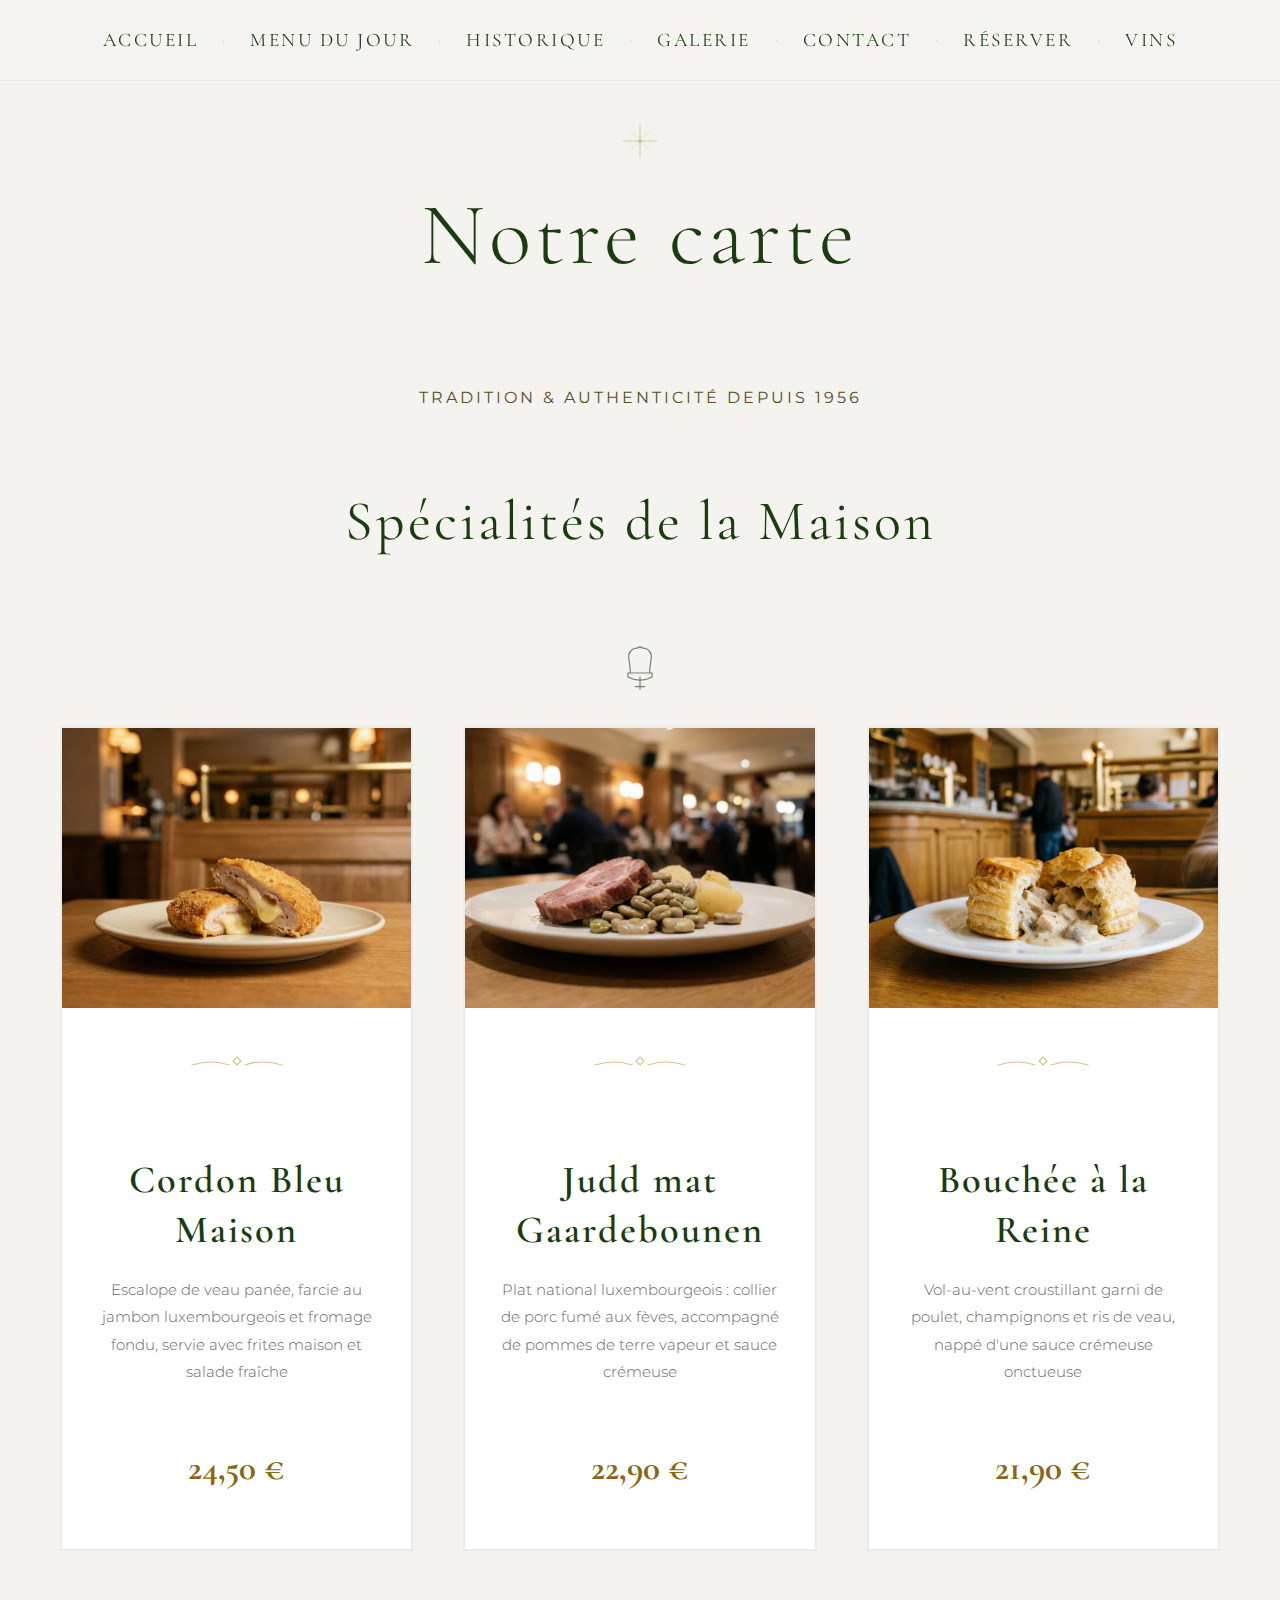
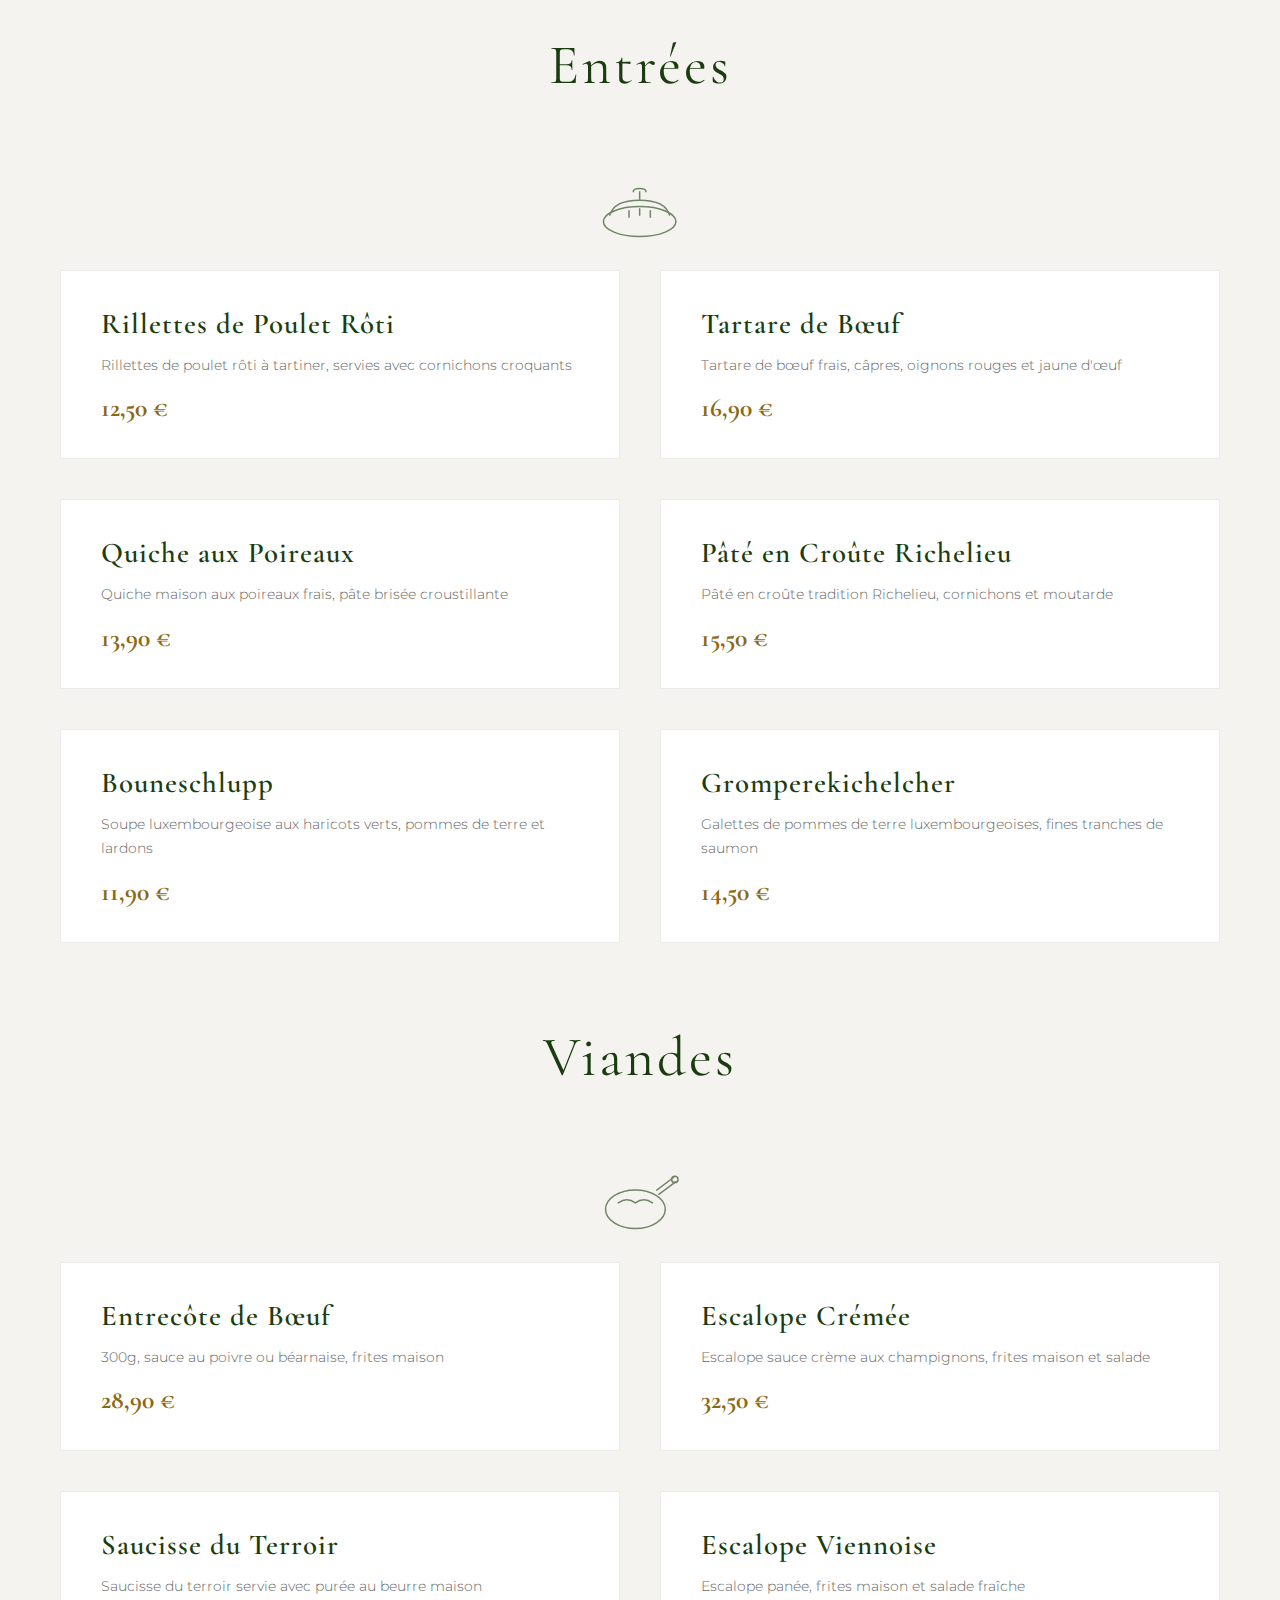
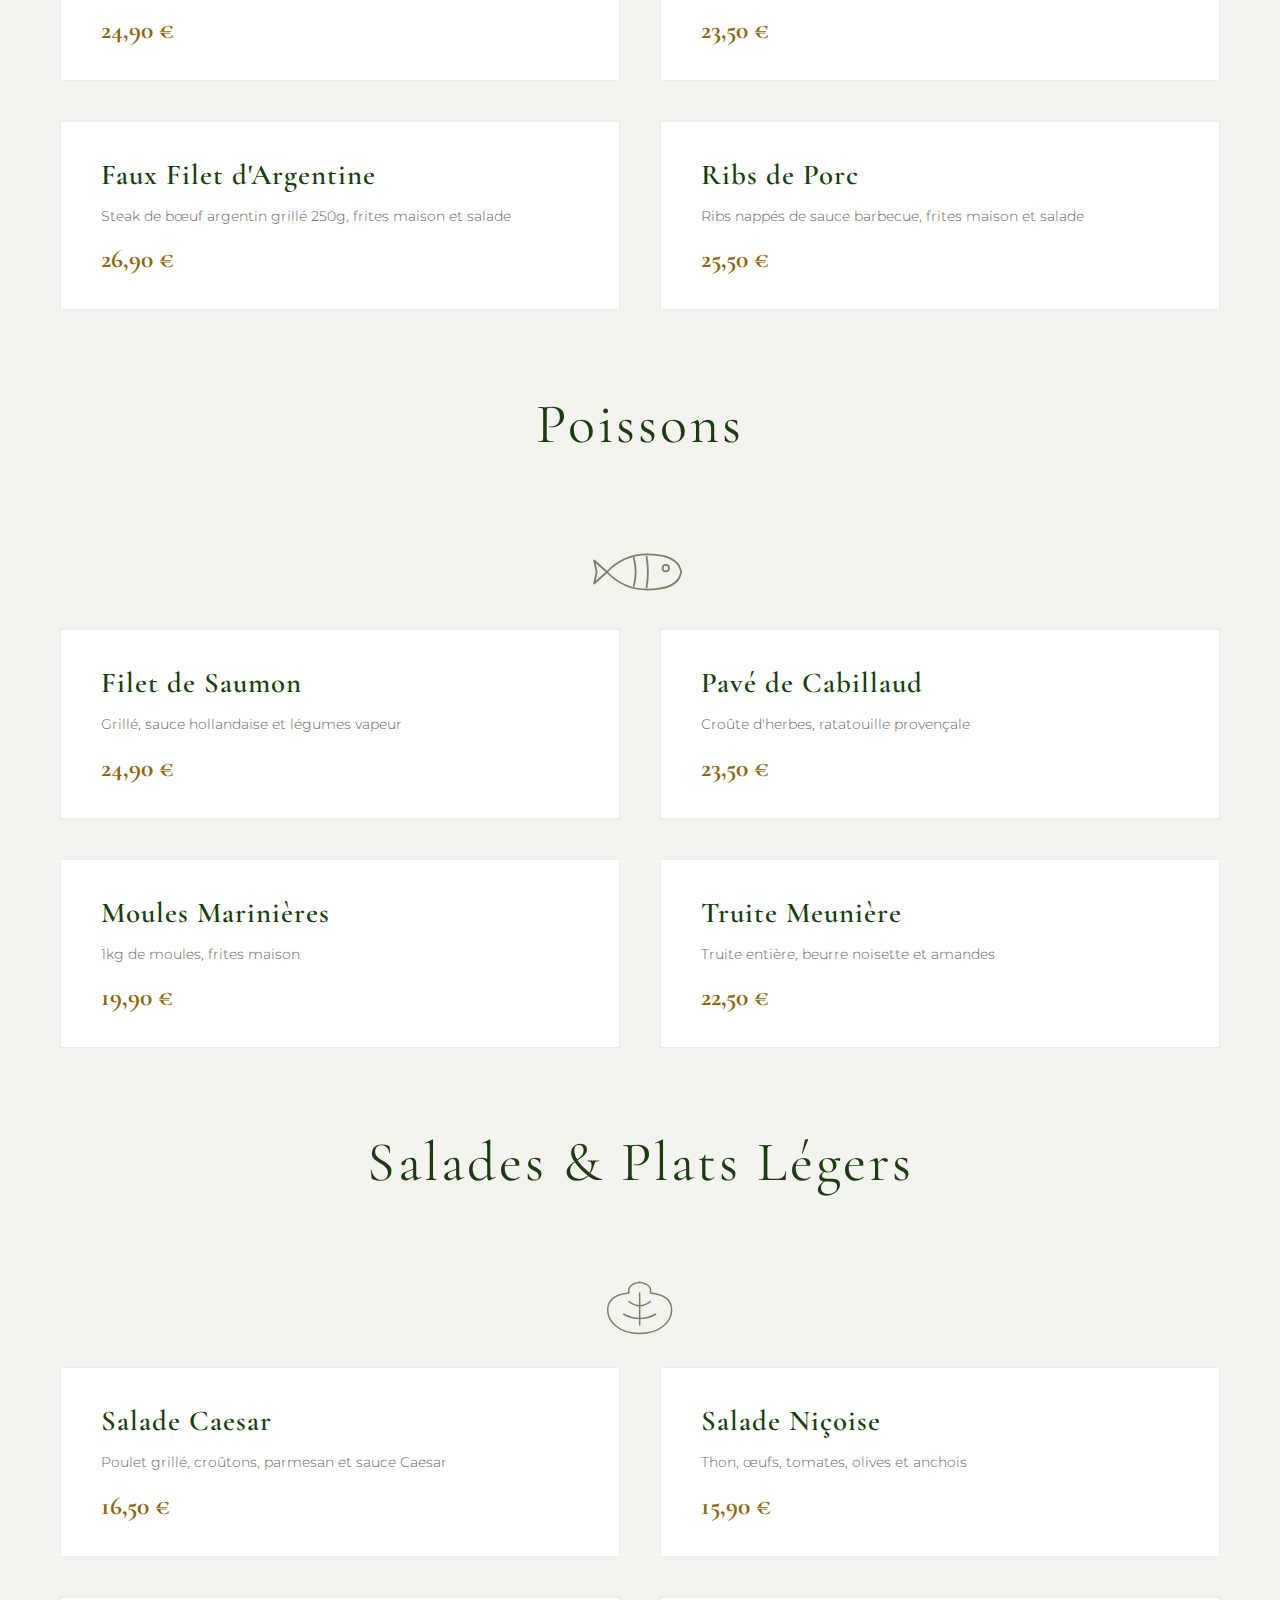
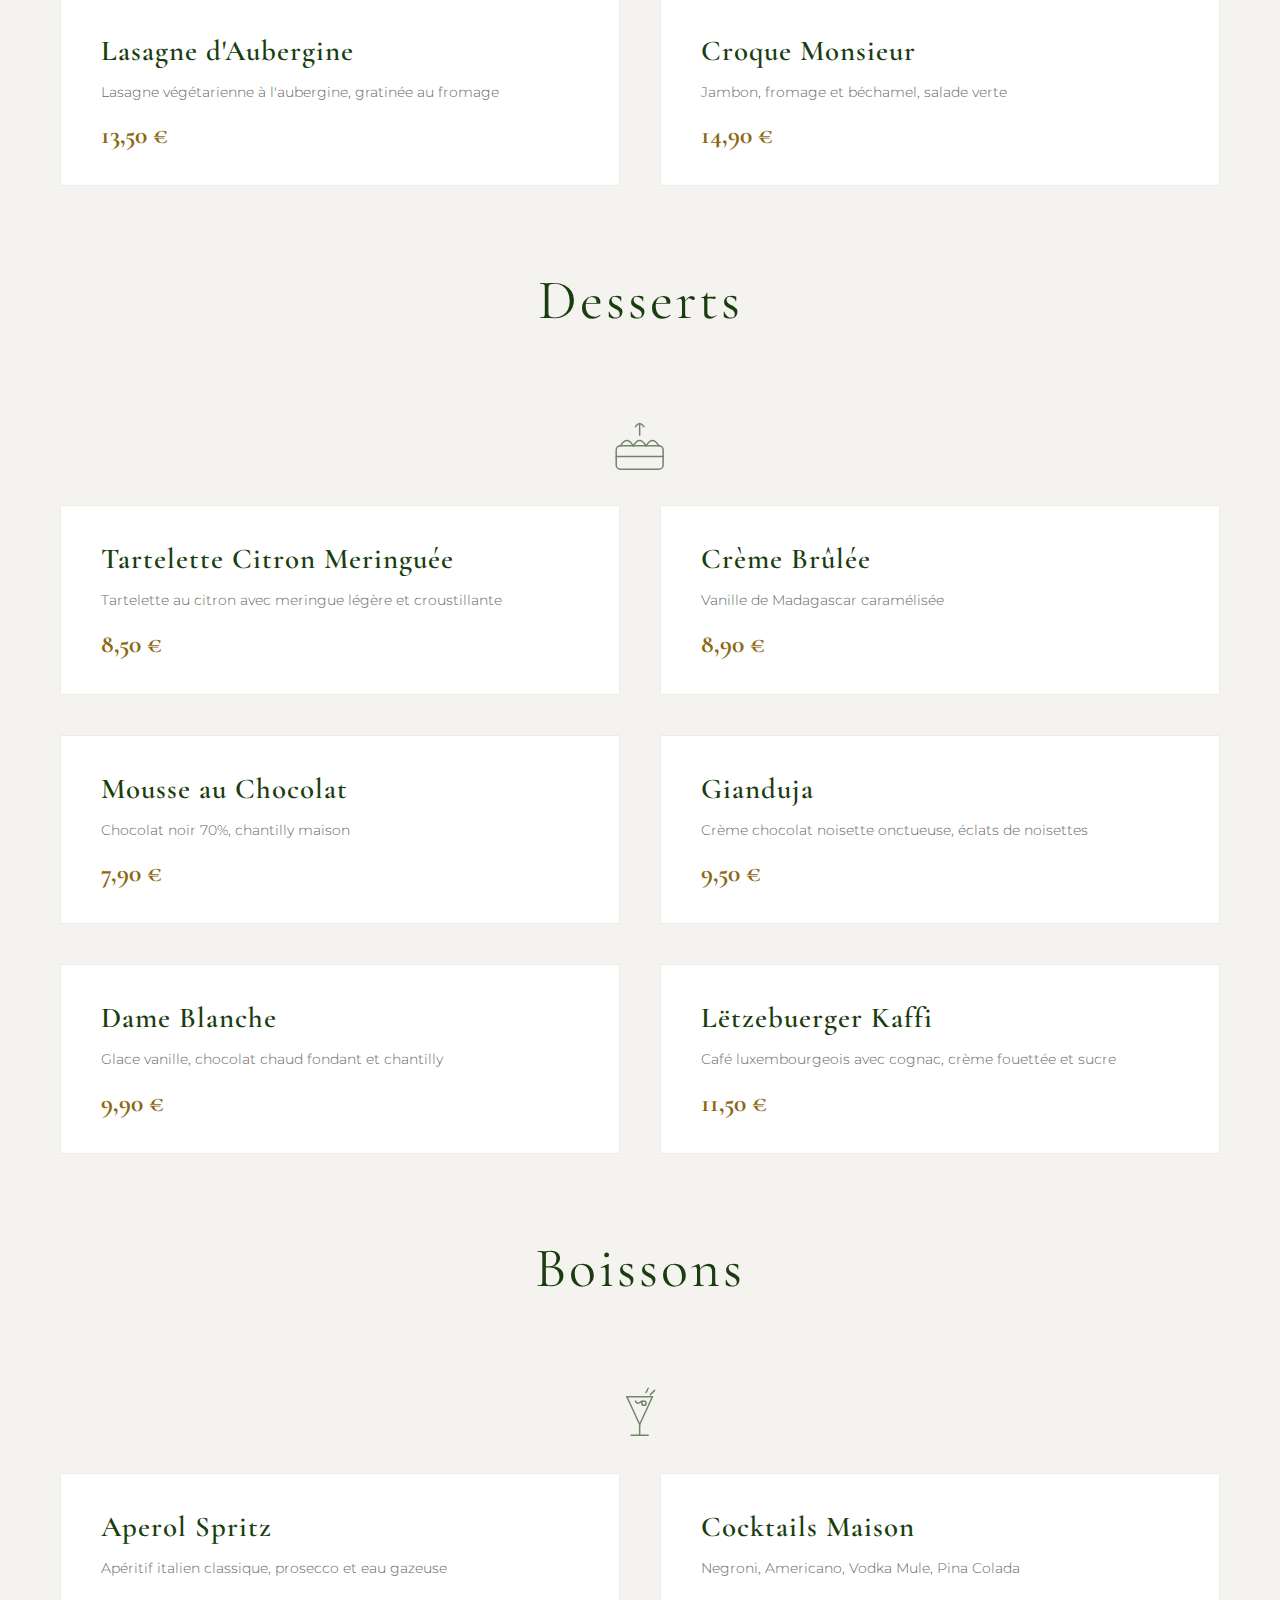
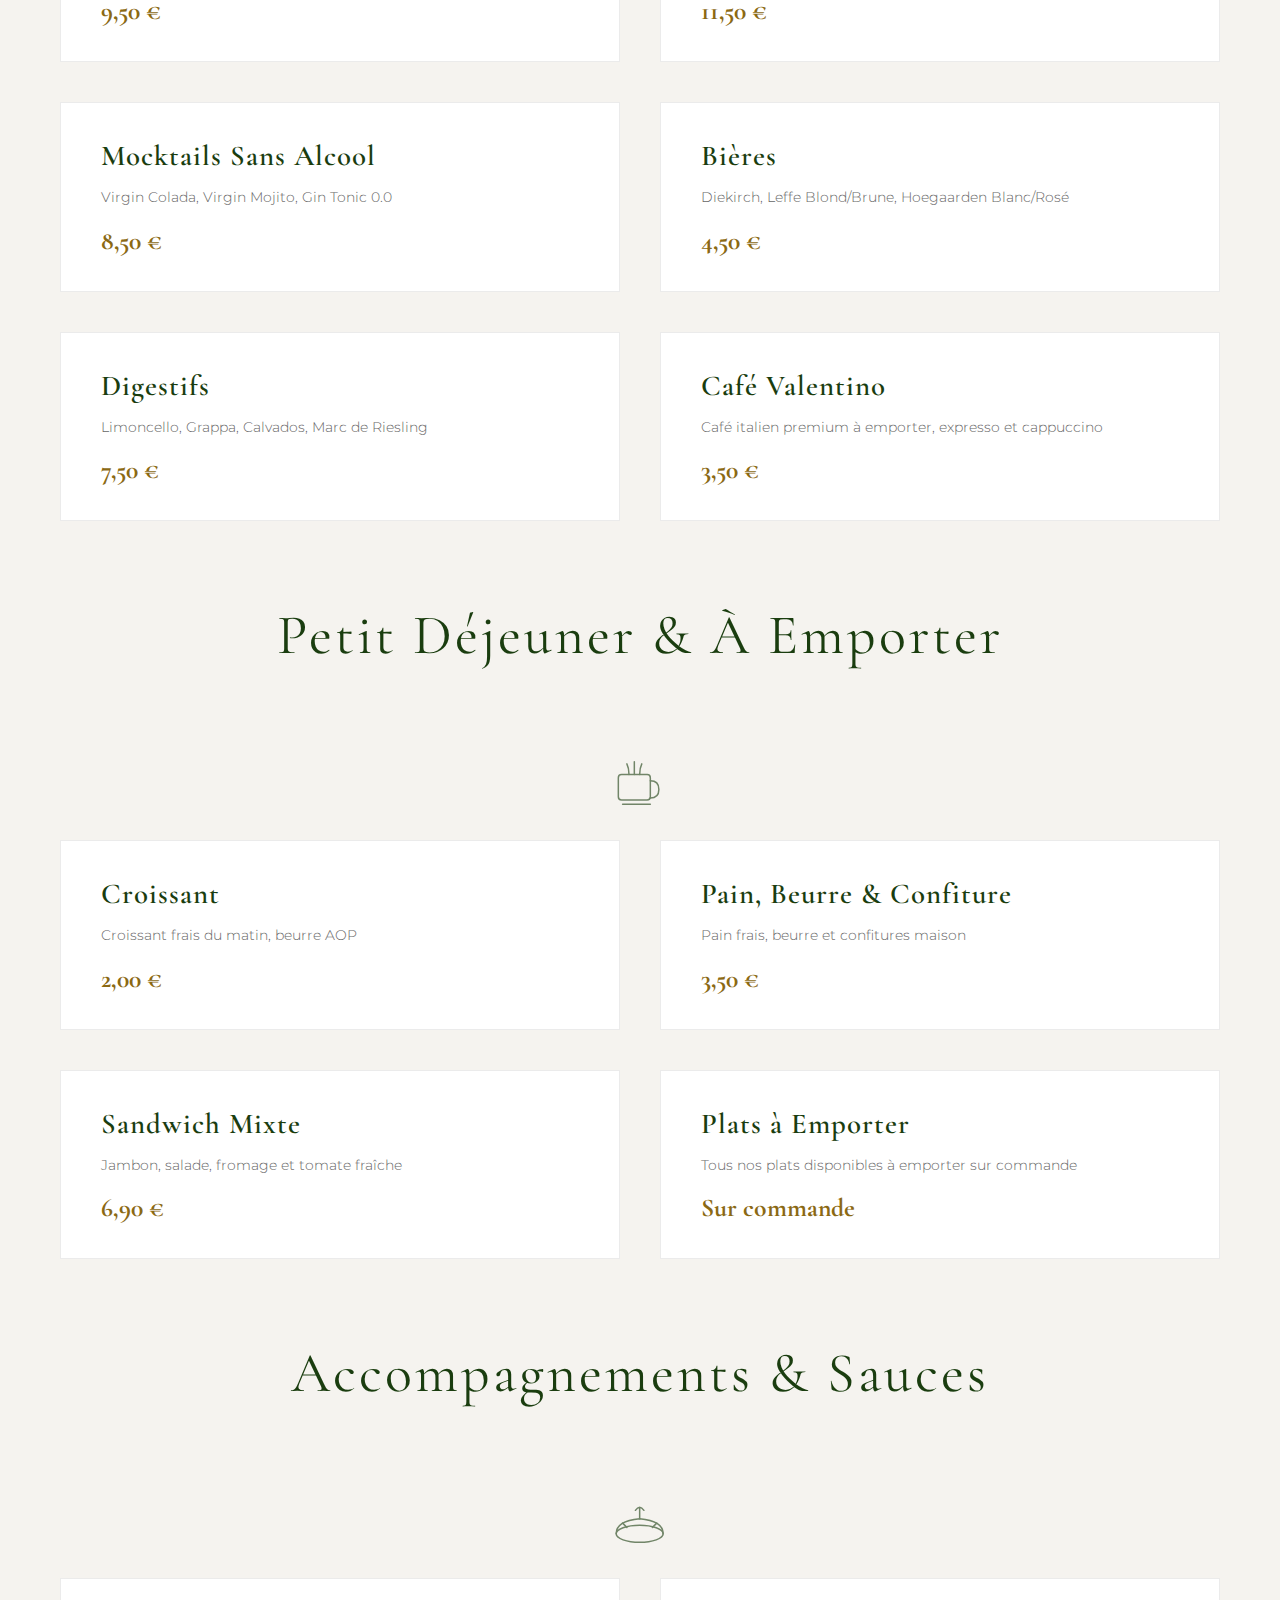
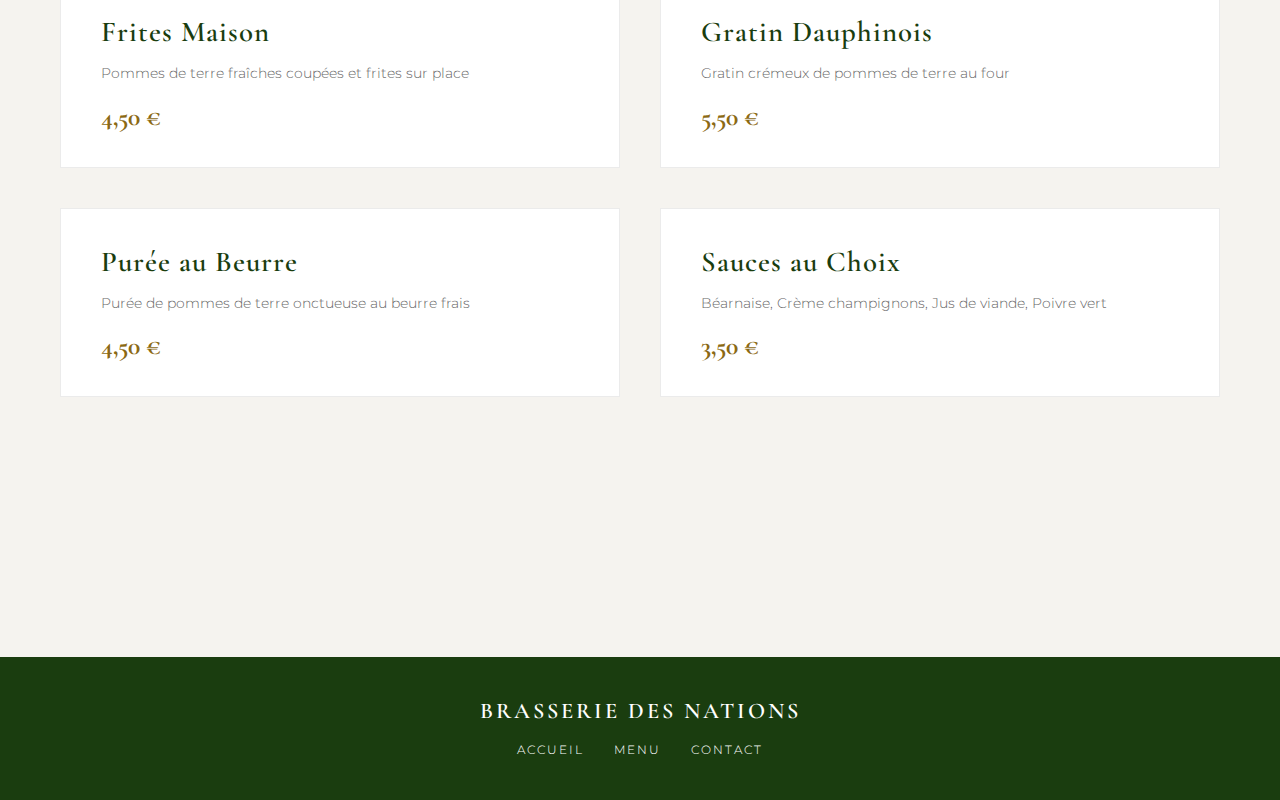
<file: menu.html>
<!DOCTYPE html>
<html lang="fr" dir="ltr">
<head>
    <meta charset="UTF-8">
    <meta name="viewport" content="width=device-width, initial-scale=1.0">
    <title>Notre Carte - Brasserie des Nations</title>
    <meta name="description" content="Découvrez la carte de la Brasserie des Nations : cordon bleu maison, Judd mat Gaardebounen, Bouchée à la Reine et toutes nos spécialités luxembourgeoises.">
    <link rel="preconnect" href="https://fonts.googleapis.com">
    <link rel="preconnect" href="https://fonts.gstatic.com" crossorigin>
    <link href="https://fonts.googleapis.com/css2?family=Cormorant+Garamond:wght@300;400;500;600;700&family=Montserrat:wght@200;300;400;500&display=swap" rel="stylesheet">
    <link rel="stylesheet" href="../css/style.css">
    <style>
        body { background: var(--cream, #f5f3ef); }
        .menu-section { padding-top: 120px !important; }
    </style>
</head>
<body>
    <!-- Navigation -->
    <nav role="navigation" aria-label="Menu principal" class="show">
        <button class="burger" id="burger" aria-label="Menu" aria-expanded="false">
            <span></span><span></span><span></span>
        </button>
        <div class="mob-drawer" id="mobDrawer">
            <a href="../index.html" class="mob-link">Accueil</a>
            <a href="../index.html#menu-du-jour" class="mob-link">Menu du Jour</a>
            <a href="historique.html" class="mob-link">Historique</a>
            <a href="../index.html#galerie" class="mob-link">Galerie</a>
            <a href="../index.html#contact" class="mob-link">Contact</a>
            <a href="vin.html" class="mob-link">Vins</a>
            <a href="tel:+352473645" class="mob-cta">Réserver</a>
        </div>
        <div class="mob-overlay" id="mobOverlay"></div>
        <div class="nav-inner">
            <a href="../index.html" class="nav-link">Accueil</a>
            <span class="nav-dot">·</span>
            <a href="../index.html#menu-du-jour" class="nav-link">Menu du Jour</a>
            <span class="nav-dot">·</span>
            <a href="historique.html" class="nav-link">Historique</a>
            <span class="nav-dot">·</span>
            <a href="../index.html#galerie" class="nav-link">Galerie</a>
            <span class="nav-dot">·</span>
            <a href="../index.html#contact" class="nav-link">Contact</a>
            <span class="nav-dot">·</span>
            <a href="tel:+352473645" class="nav-link">Réserver</a>
            <span class="nav-dot">·</span>
            <a href="vin.html" class="nav-link">Vins</a>
        </div>
    </nav>

    <main>
    <section class="menu-section" id="menu">
        <div class="menu-header">
            <div class="section-star"><svg viewBox="0 0 50 50" xmlns="http://www.w3.org/2000/svg" aria-hidden="true"><line x1="25" y1="5" x2="25" y2="45" stroke="var(--gold)" stroke-width="0.6" stroke-linecap="round"/><line x1="5" y1="25" x2="45" y2="25" stroke="var(--gold)" stroke-width="0.6" stroke-linecap="round"/><line x1="11" y1="11" x2="39" y2="39" stroke="var(--gold)" stroke-width="0.35" stroke-linecap="round" opacity="0.45"/><line x1="39" y1="11" x2="11" y2="39" stroke="var(--gold)" stroke-width="0.35" stroke-linecap="round" opacity="0.45"/><circle cx="25" cy="25" r="2" fill="var(--gold)" opacity="0.7"/><circle cx="25" cy="25" r="5.5" fill="none" stroke="var(--gold)" stroke-width="0.3" opacity="0.2"/></svg></div>
            <h2>Notre carte</h2>
            <svg class="ornament-sep" viewBox="0 0 260 40" xmlns="http://www.w3.org/2000/svg" aria-hidden="true" style="margin-top:10px;">
                <g fill="none" stroke="var(--gold)" stroke-width="1.2" stroke-linecap="round">
                    <line x1="20" y1="20" x2="100" y2="20" />
                    <line x1="160" y1="20" x2="240" y2="20" />
                    <circle cx="130" cy="20" r="8" />
                    <path d="M122 20 L130 12 L138 20 L130 28 Z" />
                </g>
            </svg>
            <p class="subtitle">Tradition &amp; Authenticité depuis 1956</p>
        </div>

        <!-- Spécialités de la Maison -->
        <div class="menu-category">
            <h3 class="category-title">Spécialités de la Maison</h3>
            <svg class="category-icon" data-anim="toque" viewBox="0 0 80 80" xmlns="http://www.w3.org/2000/svg" aria-hidden="true">
                <g fill="none" stroke="var(--green)" stroke-width="1.5" stroke-linecap="round" stroke-linejoin="round">
                    <path d="M25 45 H55 V50 Q40 58 25 50 Z" />
                    <path d="M28 45 C28 30 22 22 30 16 C34 13 38 15 40 12 C42 15 46 13 50 16 C58 22 52 30 52 45" />
                    <line x1="40" y1="50" x2="40" y2="65" />
                    <line x1="34" y1="62" x2="46" y2="62" />
                </g>
            </svg>
            <div class="menu-grid">
                <div class="menu-item">
                    <img src="../assets/images/plats/cordon bleu.jpg" loading="lazy" width="800" height="450" alt="Cordon Bleu Maison" class="menu-item-image">
                    <div class="menu-item-content">
                        <div class="signature-ornament"><svg viewBox="0 0 120 24" xmlns="http://www.w3.org/2000/svg" aria-hidden="true"><g fill="none" stroke="var(--gold)" stroke-width="1.2" stroke-linecap="round"><path d="M15 12 Q35 6 52 12" /><path d="M68 12 Q85 6 105 12" /><path d="M56 8 L60 4 L64 8 L60 12 Z" /></g></svg></div>
                        <h3>Cordon Bleu<br>Maison</h3>
                        <p>Escalope de veau panée, farcie au jambon luxembourgeois et fromage fondu, servie avec frites maison et salade fraîche</p>
                        <div class="price" data-price="24,50 €">24,50 €</div>
                    </div>
                </div>
                <div class="menu-item">
                    <img src="../assets/images/plats/judd mat gardebounen.jpg" loading="lazy" width="800" height="450" alt="Judd mat Gaardebounen" class="menu-item-image">
                    <div class="menu-item-content">
                        <div class="signature-ornament"><svg viewBox="0 0 120 24" xmlns="http://www.w3.org/2000/svg" aria-hidden="true"><g fill="none" stroke="var(--gold)" stroke-width="1.2" stroke-linecap="round"><path d="M15 12 Q35 6 52 12" /><path d="M68 12 Q85 6 105 12" /><path d="M56 8 L60 4 L64 8 L60 12 Z" /></g></svg></div>
                        <h3>Judd mat<br>Gaardebounen</h3>
                        <p>Plat national luxembourgeois : collier de porc fumé aux fèves, accompagné de pommes de terre vapeur et sauce crémeuse</p>
                        <div class="price" data-price="22,90 €">22,90 €</div>
                    </div>
                </div>
                <div class="menu-item">
                    <img src="../assets/images/plats/bouchée à la reine.jpg" loading="lazy" width="800" height="450" alt="Bouchée à la Reine" class="menu-item-image">
                    <div class="menu-item-content">
                        <div class="signature-ornament"><svg viewBox="0 0 120 24" xmlns="http://www.w3.org/2000/svg" aria-hidden="true"><g fill="none" stroke="var(--gold)" stroke-width="1.2" stroke-linecap="round"><path d="M15 12 Q35 6 52 12" /><path d="M68 12 Q85 6 105 12" /><path d="M56 8 L60 4 L64 8 L60 12 Z" /></g></svg></div>
                        <h3>Bouchée à la<br>Reine</h3>
                        <p>Vol-au-vent croustillant garni de poulet, champignons et ris de veau, nappé d'une sauce crémeuse onctueuse</p>
                        <div class="price" data-price="21,90 €">21,90 €</div>
                    </div>
                </div>
            </div>
        </div>

        <!-- Entrées -->
        <div class="menu-category">
            <h3 class="category-title">Entrées</h3>
            <svg class="category-icon" data-anim="cloche" viewBox="0 0 80 60" xmlns="http://www.w3.org/2000/svg" aria-hidden="true">
                <g fill="none" stroke="var(--green)" stroke-width="1.4" stroke-linecap="round" stroke-linejoin="round">
                    <ellipse cx="40" cy="38" rx="34" ry="14" />
                    <path d="M12 32 Q16 18 40 18 Q64 18 68 32" />
                    <line x1="30" y1="28" x2="30" y2="34" />
                    <line x1="40" y1="26" x2="40" y2="32" />
                    <line x1="50" y1="28" x2="50" y2="34" />
                    <path d="M34 10 C34 6 46 6 46 10" />
                    <line x1="40" y1="10" x2="40" y2="18" />
                </g>
            </svg>
            <div class="simple-menu-grid">
                <div class="simple-menu-item"><h4>Rillettes de Poulet Rôti</h4><p>Rillettes de poulet rôti à tartiner, servies avec cornichons croquants</p><div class="price">12,50 €</div></div>
                <div class="simple-menu-item"><h4>Tartare de Bœuf</h4><p>Tartare de bœuf frais, câpres, oignons rouges et jaune d'œuf</p><div class="price">16,90 €</div></div>
                <div class="simple-menu-item"><h4>Quiche aux Poireaux</h4><p>Quiche maison aux poireaux frais, pâte brisée croustillante</p><div class="price">13,90 €</div></div>
                <div class="simple-menu-item"><h4>Pâté en Croûte Richelieu</h4><p>Pâté en croûte tradition Richelieu, cornichons et moutarde</p><div class="price">15,50 €</div></div>
                <div class="simple-menu-item"><h4>Bouneschlupp</h4><p>Soupe luxembourgeoise aux haricots verts, pommes de terre et lardons</p><div class="price">11,90 €</div></div>
                <div class="simple-menu-item"><h4>Gromperekichelcher</h4><p>Galettes de pommes de terre luxembourgeoises, fines tranches de saumon</p><div class="price">14,50 €</div></div>
            </div>
        </div>

        <!-- Viandes -->
        <div class="menu-category">
            <h3 class="category-title">Viandes</h3>
            <svg class="category-icon" data-anim="viande" viewBox="0 0 80 60" xmlns="http://www.w3.org/2000/svg" aria-hidden="true">
                <g fill="none" stroke="var(--green)" stroke-width="1.4" stroke-linecap="round" stroke-linejoin="round">
                    <ellipse cx="36" cy="34" rx="28" ry="18" />
                    <path d="M20 28 Q28 22 36 28 Q44 22 52 28" />
                    <line x1="56" y1="16" x2="72" y2="4" />
                    <line x1="58" y1="20" x2="74" y2="8" />
                    <circle cx="73" cy="6" r="3" />
                </g>
            </svg>
            <div class="simple-menu-grid">
                <div class="simple-menu-item"><h4>Entrecôte de Bœuf</h4><p>300g, sauce au poivre ou béarnaise, frites maison</p><div class="price">28,90 €</div></div>
                <div class="simple-menu-item"><h4>Escalope Crémée</h4><p>Escalope sauce crème aux champignons, frites maison et salade</p><div class="price">32,50 €</div></div>
                <div class="simple-menu-item"><h4>Saucisse du Terroir</h4><p>Saucisse du terroir servie avec purée au beurre maison</p><div class="price">24,90 €</div></div>
                <div class="simple-menu-item"><h4>Escalope Viennoise</h4><p>Escalope panée, frites maison et salade fraîche</p><div class="price">23,50 €</div></div>
                <div class="simple-menu-item"><h4>Faux Filet d'Argentine</h4><p>Steak de bœuf argentin grillé 250g, frites maison et salade</p><div class="price">26,90 €</div></div>
                <div class="simple-menu-item"><h4>Ribs de Porc</h4><p>Ribs nappés de sauce barbecue, frites maison et salade</p><div class="price">25,50 €</div></div>
            </div>
        </div>

        <!-- Poissons -->
        <div class="menu-category">
            <h3 class="category-title">Poissons</h3>
            <svg class="category-icon" data-anim="poisson" viewBox="0 0 80 50" xmlns="http://www.w3.org/2000/svg" aria-hidden="true">
                <g fill="none" stroke="var(--green)" stroke-width="1.4" stroke-linecap="round" stroke-linejoin="round">
                    <path d="M14 25 Q30 8 55 12 Q70 14 72 25 Q70 36 55 38 Q30 42 14 25 Z" />
                    <circle cx="60" cy="22" r="2.5" />
                    <path d="M14 25 L4 16 L6 25 L4 34 Z" />
                    <path d="M35 14 Q38 25 35 36" />
                    <path d="M45 13 Q47 25 45 37" />
                </g>
            </svg>
            <div class="simple-menu-grid">
                <div class="simple-menu-item"><h4>Filet de Saumon</h4><p>Grillé, sauce hollandaise et légumes vapeur</p><div class="price">24,90 €</div></div>
                <div class="simple-menu-item"><h4>Pavé de Cabillaud</h4><p>Croûte d'herbes, ratatouille provençale</p><div class="price">23,50 €</div></div>
                <div class="simple-menu-item"><h4>Moules Marinières</h4><p>1kg de moules, frites maison</p><div class="price">19,90 €</div></div>
                <div class="simple-menu-item"><h4>Truite Meunière</h4><p>Truite entière, beurre noisette et amandes</p><div class="price">22,50 €</div></div>
            </div>
        </div>

        <!-- Salades & Plats Légers -->
        <div class="menu-category">
            <h3 class="category-title">Salades &amp; Plats Légers</h3>
            <svg class="category-icon" data-anim="salade" viewBox="0 0 80 60" xmlns="http://www.w3.org/2000/svg" aria-hidden="true">
                <g fill="none" stroke="var(--green)" stroke-width="1.4" stroke-linecap="round" stroke-linejoin="round">
                    <path d="M40 52 C20 52 10 40 10 30 Q10 16 30 14 Q28 6 40 4 Q52 6 50 14 Q70 16 70 30 C70 40 60 52 40 52 Z" />
                    <path d="M30 22 Q40 30 50 22" />
                    <path d="M25 34 Q40 42 55 34" />
                    <line x1="40" y1="14" x2="40" y2="44" />
                </g>
            </svg>
            <div class="simple-menu-grid">
                <div class="simple-menu-item"><h4>Salade Caesar</h4><p>Poulet grillé, croûtons, parmesan et sauce Caesar</p><div class="price">16,50 €</div></div>
                <div class="simple-menu-item"><h4>Salade Niçoise</h4><p>Thon, œufs, tomates, olives et anchois</p><div class="price">15,90 €</div></div>
                <div class="simple-menu-item"><h4>Lasagne d'Aubergine</h4><p>Lasagne végétarienne à l'aubergine, gratinée au fromage</p><div class="price">13,50 €</div></div>
                <div class="simple-menu-item"><h4>Croque Monsieur</h4><p>Jambon, fromage et béchamel, salade verte</p><div class="price">14,90 €</div></div>
            </div>
        </div>

        <!-- Desserts -->
        <div class="menu-category">
            <h3 class="category-title">Desserts</h3>
            <svg class="category-icon" data-anim="gateau" viewBox="0 0 80 60" xmlns="http://www.w3.org/2000/svg" aria-hidden="true">
                <g fill="none" stroke="var(--green)" stroke-width="1.4" stroke-linecap="round" stroke-linejoin="round">
                    <rect x="18" y="28" width="44" height="22" rx="4" />
                    <path d="M18 38 H62" />
                    <path d="M22 28 Q28 18 34 28" />
                    <path d="M34 28 Q40 18 46 28" />
                    <path d="M46 28 Q52 18 58 28" />
                    <line x1="40" y1="18" x2="40" y2="8" />
                    <path d="M36 10 Q40 4 44 10" />
                </g>
            </svg>
            <div class="simple-menu-grid">
                <div class="simple-menu-item"><h4>Tartelette Citron Meringuée</h4><p>Tartelette au citron avec meringue légère et croustillante</p><div class="price">8,50 €</div></div>
                <div class="simple-menu-item"><h4>Crème Brûlée</h4><p>Vanille de Madagascar caramélisée</p><div class="price">8,90 €</div></div>
                <div class="simple-menu-item"><h4>Mousse au Chocolat</h4><p>Chocolat noir 70%, chantilly maison</p><div class="price">7,90 €</div></div>
                <div class="simple-menu-item"><h4>Gianduja</h4><p>Crème chocolat noisette onctueuse, éclats de noisettes</p><div class="price">9,50 €</div></div>
                <div class="simple-menu-item"><h4>Dame Blanche</h4><p>Glace vanille, chocolat chaud fondant et chantilly</p><div class="price">9,90 €</div></div>
                <div class="simple-menu-item"><h4>Lëtzebuerger Kaffi</h4><p>Café luxembourgeois avec cognac, crème fouettée et sucre</p><div class="price">11,50 €</div></div>
            </div>
        </div>

        <!-- Boissons -->
        <div class="menu-category">
            <h3 class="category-title">Boissons</h3>
            <svg class="category-icon" data-anim="boisson" viewBox="0 0 80 60" xmlns="http://www.w3.org/2000/svg" aria-hidden="true"><g fill="none" stroke="var(--green)" stroke-width="1.4" stroke-linecap="round" stroke-linejoin="round"><path d="M28 12 L40 38 L52 12"/><line x1="28" y1="12" x2="52" y2="12"/><line x1="40" y1="38" x2="40" y2="48"/><line x1="32" y1="48" x2="48" y2="48"/><circle cx="44" cy="18" r="2"/><path d="M36 16 Q38 20 42 16"/><line x1="46" y1="8" x2="48" y2="4"/><line x1="50" y1="10" x2="54" y2="6"/></g></svg>
            <div class="simple-menu-grid">
                <div class="simple-menu-item"><h4>Aperol Spritz</h4><p>Apéritif italien classique, prosecco et eau gazeuse</p><div class="price">9,50 €</div></div>
                <div class="simple-menu-item"><h4>Cocktails Maison</h4><p>Negroni, Americano, Vodka Mule, Pina Colada</p><div class="price">11,50 €</div></div>
                <div class="simple-menu-item"><h4>Mocktails Sans Alcool</h4><p>Virgin Colada, Virgin Mojito, Gin Tonic 0.0</p><div class="price">8,50 €</div></div>
                <div class="simple-menu-item"><h4>Bières</h4><p>Diekirch, Leffe Blond/Brune, Hoegaarden Blanc/Rosé</p><div class="price">4,50 €</div></div>
                <div class="simple-menu-item"><h4>Digestifs</h4><p>Limoncello, Grappa, Calvados, Marc de Riesling</p><div class="price">7,50 €</div></div>
                <div class="simple-menu-item"><h4>Café Valentino</h4><p>Café italien premium à emporter, expresso et cappuccino</p><div class="price">3,50 €</div></div>
            </div>
        </div>

        <!-- Petit Déjeuner & À Emporter -->
        <div class="menu-category">
            <h3 class="category-title">Petit Déjeuner &amp; À Emporter</h3>
            <svg class="category-icon" data-anim="cafe" viewBox="0 0 80 60" xmlns="http://www.w3.org/2000/svg" aria-hidden="true"><g fill="none" stroke="var(--green)" stroke-width="1.4" stroke-linecap="round" stroke-linejoin="round"><rect x="20" y="22" width="30" height="24" rx="3"/><path d="M50 28 Q58 28 58 36 Q58 44 50 44"/><line x1="24" y1="50" x2="50" y2="50"/><path d="M30 22 Q30 16 28 12"/><path d="M35 22 Q35 14 35 10"/><path d="M40 22 Q40 16 42 12"/></g></svg>
            <div class="simple-menu-grid">
                <div class="simple-menu-item"><h4>Croissant</h4><p>Croissant frais du matin, beurre AOP</p><div class="price">2,00 €</div></div>
                <div class="simple-menu-item"><h4>Pain, Beurre &amp; Confiture</h4><p>Pain frais, beurre et confitures maison</p><div class="price">3,50 €</div></div>
                <div class="simple-menu-item"><h4>Sandwich Mixte</h4><p>Jambon, salade, fromage et tomate fraîche</p><div class="price">6,90 €</div></div>
                <div class="simple-menu-item"><h4>Plats à Emporter</h4><p>Tous nos plats disponibles à emporter sur commande</p><div class="price">Sur commande</div></div>
            </div>
        </div>

        <!-- Accompagnements & Sauces -->
        <div class="menu-category">
            <h3 class="category-title">Accompagnements &amp; Sauces</h3>
            <svg class="category-icon" data-anim="accomp" viewBox="0 0 80 60" xmlns="http://www.w3.org/2000/svg" aria-hidden="true"><g fill="none" stroke="var(--green)" stroke-width="1.4" stroke-linecap="round" stroke-linejoin="round"><ellipse cx="40" cy="42" rx="22" ry="8"/><path d="M18 42 Q18 30 40 28 Q62 30 62 42"/><path d="M40 28 L40 18"/><path d="M36 20 Q40 14 44 20"/><line x1="28" y1="36" x2="24" y2="32"/><line x1="52" y1="36" x2="56" y2="32"/></g></svg>
            <div class="simple-menu-grid">
                <div class="simple-menu-item"><h4>Frites Maison</h4><p>Pommes de terre fraîches coupées et frites sur place</p><div class="price">4,50 €</div></div>
                <div class="simple-menu-item"><h4>Gratin Dauphinois</h4><p>Gratin crémeux de pommes de terre au four</p><div class="price">5,50 €</div></div>
                <div class="simple-menu-item"><h4>Purée au Beurre</h4><p>Purée de pommes de terre onctueuse au beurre frais</p><div class="price">4,50 €</div></div>
                <div class="simple-menu-item"><h4>Sauces au Choix</h4><p>Béarnaise, Crème champignons, Jus de viande, Poivre vert</p><div class="price">3,50 €</div></div>
            </div>
        </div>
    </section>
    </main>

    <!-- Footer -->
    <footer role="contentinfo" aria-label="Pied de page">
        <div class="footer-content">
            <div class="footer-logo">BRASSERIE DES NATIONS</div>
            <div class="footer-links">
                <a href="../index.html">Accueil</a>
                <a href="menu.html">Menu</a>
                <a href="../index.html#contact">Contact</a>
            </div>
        </div>
    </footer>

    <script>
    // Burger menu mobile
    const burger = document.getElementById('burger');
    const mobDrawer = document.getElementById('mobDrawer');
    const mobOverlay = document.getElementById('mobOverlay');
    if (burger) {
        burger.addEventListener('click', function() {
            burger.classList.toggle('open');
            mobDrawer.classList.toggle('open');
            mobOverlay.classList.toggle('open');
            burger.setAttribute('aria-expanded', burger.classList.contains('open'));
        });
        mobOverlay.addEventListener('click', function() {
            burger.classList.remove('open');
            mobDrawer.classList.remove('open');
            mobOverlay.classList.remove('open');
            burger.setAttribute('aria-expanded', 'false');
        });
        document.querySelectorAll('.mob-link').forEach(function(link) {
            link.addEventListener('click', function() {
                burger.classList.remove('open');
                mobDrawer.classList.remove('open');
                mobOverlay.classList.remove('open');
                burger.setAttribute('aria-expanded', 'false');
            });
        });
    }
    </script>
</body>
</html>
</file>
<file: css/style.css>
:root {
            --green: #1a3d0f;
            --cream: #f5f3ef;
            --gold: #c9a961;
            --text: #2c2c2c;
        }

        * {
            margin: 0;
            padding: 0;
            box-sizing: border-box;
        }

        html {
            scroll-behavior: smooth;
        }

        body {
            font-family: 'Montserrat', sans-serif;
            background: var(--cream);
            color: var(--text);
            overflow-x: hidden;
        }

        /* Navigation */
        nav {
            position: fixed;
            top: 0;
            width: 100%;
            z-index: 1000;
            background: rgba(245, 243, 239, 0.95);
            backdrop-filter: blur(10px);
            padding: 25px 60px;
            display: flex;
            justify-content: space-between;
            align-items: center;
            border-bottom: 1px solid rgba(0,0,0,0.05);
        }

        .logo {
            font-family: 'Cormorant Garamond', serif;
            font-size: 1.3rem;
            font-weight: 600;
            letter-spacing: 2px;
            color: var(--green);
        }

        .nav-links {
            display: flex;
            gap: 50px;
            list-style: none;
        }

        .nav-links a {
            color: var(--text);
            text-decoration: none;
            font-size: 0.85rem;
            letter-spacing: 2px;
            text-transform: uppercase;
            font-weight: 300;
            transition: color 0.3s ease;
        }

        .nav-links a:hover {
            color: var(--gold);
        }

        /* Hero Video */
        .hero-video { background:var(--green);
            position: relative;
            width: 100%;
            height: 100vh;
            overflow: hidden;
        }

        .hero-video video {
            position: absolute;
            top: 50%;
            left: 50%;
            min-width: 100%;
            min-height: 100%;
            width: auto;
            height: auto;
            transform: translate(-50%, -50%);
            object-fit: cover;
            filter: brightness(0.7);
        }

        .hero-overlay {
            position: absolute;
            top: 0;
            left: 0;
            width: 100%;
            height: 100%;
            display: flex;
            flex-direction: column;
            justify-content: center;
            align-items: center;
            text-align: center;
            background: rgba(0,0,0,0.2);
        }

        .hero-title {
            font-family: 'Cormorant Garamond', serif;
            font-size: 7rem;
            font-weight: 300;
            color: white;
            letter-spacing: 8px;
            margin-bottom: 30px;
            line-height: 1.1;
        }

        .hero-subtitle {
            font-size: 1.1rem;
            color: white;
            letter-spacing: 5px;
            text-transform: uppercase;
            font-weight: 300;
            margin-bottom: 60px;
        }

        .scroll-indicator {
            position: absolute;
            bottom: 50px;
            left: 50%;
            transform: translateX(-50%);
            color: white;
            font-size: 0.8rem;
            letter-spacing: 3px;
            text-transform: uppercase;
            animation: float 2s ease-in-out infinite;
        }

        @keyframes float {
            0%, 100% { transform: translateX(-50%) translateY(0); }
            50% { transform: translateX(-50%) translateY(-10px); }
        }

        /* ===== ILLUSTRATIONS SVG ===== */

        /* Illustration facade hero */
        .hero-facade {
            max-width: 480px;
            width: 60%;
            margin-top: 10px;
            opacity: 0.7;
        }

        /* Séparateur ornemental */
        .ornament-sep {
            display: block;
            max-width: 260px;
            margin: 0 auto 40px auto;
            opacity: 0.4;
        }

        /* Icônes catégorie menu */
        .category-icon {
            display: block;
            margin: 0 auto 25px auto;
            height: 64px;
            width: auto;
            opacity: 0.6;
        }

        /* Badge plat signature */
        .signature-badge {
            display: flex;
            align-items: center;
            justify-content: center;
            gap: 8px;
            margin-bottom: 15px;
        }
        .signature-badge svg {
            height: 32px;
            width: auto;
        }

        /* Icônes contact dessinées */
        .contact-block-icon {
            display: block;
            margin: 0 auto 12px auto;
            height: 36px;
            width: auto;
            opacity: 0.85;
        }
        .contact-block { text-align: center; }

        /* Heritage decoration */
        .heritage-deco {
            display: block;
            max-width: 320px;
            margin: 0 auto 50px auto;
            opacity: 0.3;
        }

        

        /* Manifesto floating illustration */
        .manifesto-illu {
            position: absolute;
            right: -40px;
            bottom: -30px;
            width: 180px;
            opacity: 0.08;
            pointer-events: none;
        }
        .manifesto { position: relative; }

        /* Animation draw-in */
        @keyframes drawIn {
            from { stroke-dashoffset: 800; }
            to { stroke-dashoffset: 0; }
        }
        .draw-anim path, .draw-anim line, .draw-anim circle, .draw-anim rect {
            stroke-dasharray: 800;
            animation: drawIn 2.5s ease forwards;
        }

        /* Section Manifesto */
        .manifesto {
            padding: 180px 60px;
            max-width: 1400px;
            margin: 0 auto;
        }

        .manifesto-content {
            display: grid;
            grid-template-columns: 1fr 1fr;
            gap: 100px;
            align-items: center;
        }

        .manifesto-text h2 {
            font-family: 'Cormorant Garamond', serif;
            font-size: 4.5rem;
            font-weight: 300;
            line-height: 1.2;
            margin-bottom: 50px;
            color: var(--green);
        
            text-align: center;
        }

        .manifesto-text p {
            font-size: 1.1rem;
            line-height: 2;
            font-weight: 300;
            margin-bottom: 30px;
            color: var(--text);
        }

        /* Gallery Full */
        .gallery-full {
            display: grid;
            grid-template-columns: 1fr;
            gap: 0;
        }

        .gallery-item-full {
            position: relative;
            height: 100vh;
            overflow: hidden;
        }

        .gallery-item-full img {
            width: 100%;
            height: 100%;
            object-fit: cover;
            transition: transform 0.5s ease;
        }

        .gallery-item-full:hover img {
            transform: scale(1.05);
        }

        .image-caption {
            position: absolute;
            bottom: 60px;
            left: 60px;
            color: white;
            font-family: 'Cormorant Garamond', serif;
            font-size: 2.5rem;
            font-weight: 300;
            text-shadow: 2px 2px 20px rgba(0,0,0,0.5);
            letter-spacing: 3px;
        }

        /* Heritage Section */
        .heritage {
            background: var(--green);
            color: white;
            padding: 180px 60px;
        }

        .heritage-content {
            max-width: 1200px;
            margin: 0 auto;
            text-align: center;
        }

        .heritage h2 {
            font-family: 'Cormorant Garamond', serif;
            font-size: 6rem;
            font-weight: 300;
            margin-bottom: 80px;
            letter-spacing: 5px;
        }

        .year {
            font-size: 8rem;
            font-family: 'Cormorant Garamond', serif;
            font-weight: 700;
            color: var(--gold);
            margin-bottom: 40px;
        }

        .heritage p {
            font-size: 1.2rem;
            line-height: 2.2;
            font-weight: 300;
            max-width: 900px;
            margin: 0 auto 40px;
        }

        /* Menu Section */
        .menu-section {
            padding: 180px 60px;
            background: var(--cream);
        }

        .menu-header {
            text-align: center;
            margin-bottom: 80px;
        }

        .menu-header h2 {
            font-family: 'Cormorant Garamond', serif;
            font-size: 5.5rem;
            font-weight: 300;
            color: var(--green);
            margin-bottom: 20px;
            letter-spacing: 4px;
        }

        .menu-header .subtitle {
            font-size: 1rem;
            letter-spacing: 3px;
            text-transform: uppercase;
                color: #5a4a1f;            font-weight: 400;
        }

        /* Category Title */
        .menu-category {
            margin-bottom: 80px;
        }

        .category-title {
            font-family: 'Cormorant Garamond', serif;
            font-size: 3.5rem;
            font-weight: 400;
            color: var(--green);
            text-align: center;
            margin-bottom: 60px;
            letter-spacing: 3px;
            position: relative;
        }

        .category-title::after {
            content: '';
            display: block;
            width: 100px;
            height: 2px;
            background: var(--gold);
            margin: 20px auto 0;
        }

        .menu-grid {
            display: grid;
            grid-template-columns: repeat(3, 1fr);
            gap: 50px;
            max-width: 1400px;
            margin: 0 auto 80px;
        }

        /* Menu Items with Images (Spécialités) */
        .menu-item {
            position: relative;
            text-align: center;
            padding: 0;
            background: white;
            border: 2px solid rgba(0,0,0,0.08);
            transition: all 0.4s ease;
            overflow: hidden;
        }

        .menu-item:hover {
            transform: translateY(-15px);
            box-shadow: 0 30px 80px rgba(0,0,0,0.15);
            border-color: var(--gold);
        }

        .menu-item-image {
            width: 100%;
            height: 280px;
            object-fit: cover;
            transition: transform 0.4s ease;
        }

        .menu-item:hover .menu-item-image {
            transform: scale(1.08);
        }

        .menu-item-content {
            padding: 45px 35px;
        }

        .menu-item h3 {
            font-family: 'Cormorant Garamond', serif;
            font-size: 2.4rem;
            font-weight: 600;
            margin-bottom: 20px;
            color: var(--green);
            letter-spacing: 2px;
            line-height: 1.3;
        }

        .menu-item p {
            font-size: 0.95rem;
            line-height: 1.8;
            color: #666;
            margin-bottom: 30px;
            font-weight: 300;
            min-height: 90px;
        }

        .price {
            font-size: 2.2rem;
            font-family: 'Cormorant Garamond', serif;
                        color: #8b6914;
            font-weight: 700;
            margin-bottom: 15px;
        }

        .signature-icon {
            color: var(--gold);
            font-size: 1.5rem;
            margin-bottom: 15px;
        }

        /* Simple Menu Items (no images) */
        .simple-menu-grid {
            display: grid;
            grid-template-columns: repeat(2, 1fr);
            gap: 40px;
            max-width: 1200px;
            margin: 0 auto 80px;
        }

        .simple-menu-item {
            background: white;
            padding: 35px 40px;
            border: 1px solid rgba(0,0,0,0.08);
            transition: all 0.3s ease;
        }

        .simple-menu-item:hover {
            transform: translateY(-5px);
            box-shadow: 0 15px 40px rgba(0,0,0,0.1);
        }

        .simple-menu-item h4 {
            font-family: 'Cormorant Garamond', serif;
            font-size: 1.8rem;
            font-weight: 600;
            color: var(--green);
            margin-bottom: 12px;
            letter-spacing: 1px;
        }

        .simple-menu-item p {
            font-size: 0.9rem;
            line-height: 1.7;
            color: #666;
            margin-bottom: 15px;
            font-weight: 300;
        }

        .simple-menu-item .price {
            font-size: 1.6rem;
            margin-bottom: 0;
        }

        /* Location */
        .location {
            position: relative;
            height: 80vh;
            display: flex;
            align-items: center;
            justify-content: center;
            background-image: url('../assets/images/gallery/626226185_17849609148670666_5785286338868968839_n.webp');
            background-size: cover;
            background-position: center;
            background-attachment: scroll;
        }

        .location-overlay {
            position: absolute;
            top: 0;
            left: 0;
            width: 100%;
            height: 100%;
            background: rgba(26, 61, 15, 0.85);
        }

        .location-content {
            position: relative;
            z-index: 2;
            text-align: center;
            color: white;
            padding: 60px;
        }

        .location-content h2 {
            font-family: 'Cormorant Garamond', serif;
            font-size: 5rem;
            font-weight: 300;
            margin-bottom: 60px;
            letter-spacing: 4px;
        }

        .contact-info {
            display: flex;
            justify-content: center;
            gap: 100px;
            flex-wrap: wrap;
        }

        .contact-block {
            text-align: center;
        }

        .contact-block h3 {
            font-size: 0.8rem;
            letter-spacing: 3px;
            text-transform: uppercase;
            margin-bottom: 15px;
            color: var(--gold);
            font-weight: 400;
        }

        .contact-block p {
            font-size: 1.1rem;
            line-height: 1.8;
            font-weight: 300;
        }

        /* Footer */
        footer {
            background: var(--green);
            color: white;
            padding: 40px 40px 25px;
            text-align: center;
        }

        .footer-content {
            max-width: 1400px;
            margin: 0 auto;
        }

        .footer-logo {
            font-family: 'Cormorant Garamond', serif;
            font-size: 1.4rem;
            font-weight: 600;
            letter-spacing: 3px;
            margin-bottom: 18px;
        }

        .footer-links {
            display: flex;
            justify-content: center;
            gap: 30px;
            margin-bottom: 18px;
            flex-wrap: wrap;
        }

        .footer-links a {
            color: white;
            text-decoration: none;
            font-size: 0.75rem;
            letter-spacing: 2px;
            text-transform: uppercase;
            font-weight: 300;
            transition: color 0.3s ease;
        }

        .footer-links a:hover {
            color: var(--gold);
        }

        .footer-bottom {
            margin-top: 15px;
            padding-top: 15px;
            border-top: 1px solid rgba(255,255,255,0.1);
            font-size: 0.7rem;
            letter-spacing: 2px;
            font-weight: 300;
        }

        /* Responsive */
        @media (max-width: 1024px) {
            .hero-title {
                font-size: 4rem;
            }

            .manifesto-content {
                grid-template-columns: 1fr;
                gap: 60px;
            }

            .menu-grid {
                grid-template-columns: 1fr;
                gap: 40px;
            }

            .simple-menu-grid {
                grid-template-columns: 1fr;
            }

            nav {
                padding: 20px 30px;
            }

            .nav-links {
                gap: 25px;
            }

            .heritage h2 {
                font-size: 3.5rem;
            }

            .year {
                font-size: 5rem;
            }

            .hero-deco { display: none; }
            .manifesto-illu { display: none; }
        }

        @media (max-width: 768px) {
            .hero-title {
                font-size: 2.5rem;
                letter-spacing: 4px;
            }

            .hero-subtitle {
                font-size: 0.9rem;
            }

            .manifesto-text h2 {
                font-size: 2.5rem;
            }

            .location-content h2 {
                font-size: 3rem;
            }

            .contact-info {
                flex-direction: column;
                gap: 40px;
            }

            .nav-links {
                display: none;
            }

            .menu-item h3 {
                font-size: 2rem;
            }

            .category-title {
                font-size: 2.5rem;
            }

            .hero-facade { width: 80%; }
        }
    
        .signature-ornament { margin-bottom:15px; text-align:center; }
        .signature-ornament svg { width:120px; height:auto; opacity:0.7; }
        .site-wrap { opacity:1; position:relative; }
        .site-wrap.show { opacity:1; }

        /* SECTION STAR – inherits parent alignment */
        .section-star { margin-bottom:20px; opacity:1; transform:scale(1) rotate(0deg); transition:all 1.4s cubic-bezier(.16,1,.3,1); text-align:center; }
        .section-star.on { opacity:1; transform:scale(1) rotate(0deg); }
        .section-star svg { width:42px; height:42px; display:inline-block; vertical-align:middle; filter:drop-shadow(0 0 10px rgba(201,169,97,0.4)); }
        .section-star.on svg { animation:starTwinkle 4s 0.5s ease-in-out infinite; }
        @keyframes starTwinkle {
            0%,100% { filter:drop-shadow(0 0 10px rgba(201,169,97,0.4)); transform:rotate(0deg); }
            25% { filter:drop-shadow(0 0 20px rgba(201,169,97,0.7)); }
            50% { filter:drop-shadow(0 0 8px rgba(201,169,97,0.25)); transform:rotate(90deg); }
            75% { filter:drop-shadow(0 0 22px rgba(201,169,97,0.7)); }
        }
        .section-star--light svg line { stroke:rgba(245,243,239,0.45) !important; }
        .section-star--light svg circle { fill:rgba(245,243,239,0.45) !important; stroke:rgba(245,243,239,0.15) !important; }

        /* LOADER */
        .loader { position:fixed; inset:0; z-index:10000; background:var(--green); display:flex; align-items:center; justify-content:center; transition:opacity 0.8s ease,visibility 0.8s ease; }
        .loader.done { opacity:0; visibility:hidden; }
        .loader-rings { position:absolute; width:280px; height:280px; }
        .loader-ring { position:absolute; inset:0; border:1px solid rgba(201,169,97,0.12); border-radius:50%; animation:ringRot 8s linear infinite; }
        .loader-ring:nth-child(2) { inset:25px; border-style:dashed; border-color:rgba(201,169,97,0.08); animation-direction:reverse; animation-duration:12s; }
        .loader-ring:nth-child(3) { inset:50px; animation-duration:6s; }
        @keyframes ringRot { to { transform:rotate(360deg); } }
        .loader-center { position:relative; z-index:2; text-align:center; }
        .loader-year { font-family:'Cormorant Garamond',serif; font-size:4.5rem; font-weight:300; color:var(--gold); letter-spacing:6px; min-width:200px; display:block; }
        .loader-name { font-family:'Cormorant Garamond',serif; font-size:0.85rem; color:rgba(201,169,97,0.5); letter-spacing:8px; text-transform:uppercase; margin-top:15px; opacity:0; animation:ldFade 0.8s 0.4s ease forwards; }
        .loader-line { width:0; height:1px; background:linear-gradient(90deg,transparent,var(--gold),transparent); margin:25px auto 0; animation:ldLine 1.5s 0.6s ease forwards; }
        @keyframes ldFade { to { opacity:1; } }
        @keyframes ldLine { to { width:180px; } }

        /* NAV – var(--green) like manifesto h2 */
        nav { display:flex; justify-content:center; align-items:center; padding:20px 40px; background:rgba(245,243,239,0.95); backdrop-filter:blur(20px); -webkit-backdrop-filter:blur(20px); transition:padding 0.4s ease,background 0.4s ease,box-shadow 0.4s ease; opacity:1; }
        nav.show { animation:navIn 0.6s ease forwards; } @keyframes navIn { to { opacity:1; } }
        nav.compact { padding:12px 40px; background:rgba(245,243,239,0.98); box-shadow:0 4px 30px rgba(0,0,0,0.04); }
        .nav-inner { display:flex; align-items:center; }
        .nav-link { font-family:'Cormorant Garamond',serif; font-size:1.2rem; font-weight:400; letter-spacing:2.5px; text-transform:uppercase; color:var(--green); text-decoration:none; padding:8px 22px; position:relative; transition:opacity 0.4s ease; }
        .nav-link::after { content:''; position:absolute; bottom:2px; left:50%; width:0; height:1px; background:var(--green); transform:translateX(-50%); transition:width 0.5s cubic-bezier(.16,1,.3,1); }
        .nav-link:hover { opacity:0.65; } .nav-link:hover::after { width:60%; }
        .nav-dot { color:var(--green); opacity:0.2; font-size:0.9rem; padding:0 2px; user-select:none; }
        @media (max-width:768px) { .nav-inner { flex-wrap:wrap; justify-content:center; gap:4px; } .nav-link { font-size:0.95rem; padding:6px 12px; letter-spacing:1px; } .nav-dot { display:none; } }

        /* HERO */
        .hero-title { opacity:1; } .hero-subtitle { opacity:1; }
        .hero-divider { width:160px; height:auto; opacity:0; margin:10px 0 25px; }
        .hero-facade { opacity:0; }
        .hero-facade path,.hero-facade line,.hero-facade rect,.hero-facade circle,.hero-facade ellipse { stroke-dasharray:2000; stroke-dashoffset:2000; }
        .scroll-indicator { opacity:0 !important; } .hero-overlay { will-change:transform,opacity; }
        .go .hero-title { animation:hTitle 0.8s 0s cubic-bezier(.16,1,.3,1) forwards; }
        @keyframes hTitle { from { opacity:0; clip-path:inset(100% 0 0 0); } to { opacity:1; clip-path:inset(0 0 0 0); } }
        .go .hero-divider { animation:hFade 0.5s 0.2s ease forwards; }
        .go .hero-subtitle { animation:hSubIn 0.6s 0.3s ease forwards; }
        @keyframes hSubIn { from { opacity:0; letter-spacing:15px; } to { opacity:1; letter-spacing:5px; } }
        .go .hero-facade { animation:hFade 2s 1.8s ease forwards; }
        .go .hero-facade path,.go .hero-facade line,.go .hero-facade rect,.go .hero-facade circle,.go .hero-facade ellipse { animation:hDraw 3s 1.8s ease forwards; }
        @keyframes hDraw { to { stroke-dashoffset:0; } }
        .go .scroll-indicator { animation:hFade 0.8s 3s ease forwards !important; }
        @keyframes hFade { to { opacity:1; } }

        /* SCROLL */
        .scroll-bar { position:fixed; top:0; left:0; height:2px; background:linear-gradient(90deg,var(--gold),#e8d5a3,var(--gold)); z-index:10001; width:0%; }
        [data-r] { opacity:1; will-change:opacity,transform; transition-property:opacity,transform,filter; transition-duration:1s; transition-timing-function:cubic-bezier(.16,1,.3,1); }
        [data-r="u"] { transform:none; } [data-r="l"] { transform:none; } [data-r="r"] { transform:none; }
        [data-r="s"] { transform:none; filter:none; } [data-r="f"] { transform:none; }
        [data-r].on { opacity:1; transform:none; filter:none; }

        /* MENU */
        .menu-item { transition:transform 0.55s cubic-bezier(.16,1,.3,1),box-shadow 0.55s ease; overflow:hidden; }
        .menu-item::after { content:''; position:absolute; top:0; left:0; width:100%; height:3px; background:linear-gradient(90deg,transparent,var(--gold),transparent); transform:scaleX(0); transform-origin:center; transition:transform 0.5s cubic-bezier(.16,1,.3,1); z-index:5; }
        .menu-item:hover::after { transform:scaleX(1); }
        .menu-item:hover { transform:translateY(-14px); box-shadow:0 35px 70px rgba(26,61,15,0.1); }
        .menu-item .shine { position:absolute; top:0; left:-100%; z-index:4; width:50%; height:280px; background:linear-gradient(90deg,transparent,rgba(255,255,255,0.13),transparent); pointer-events:none; transition:none; }
        .menu-item:hover .shine { transition:left 0.65s ease; left:200%; }
        .simple-menu-item { transition:all 0.45s cubic-bezier(.16,1,.3,1); position:relative; overflow:hidden; }
        .simple-menu-item::after { content:''; position:absolute; bottom:0; left:50%; width:0; height:1px; background:var(--gold); transform:translateX(-50%); transition:width 0.4s ease; }
        .simple-menu-item:hover::after { width:80%; }
        .simple-menu-item:hover { transform:translateY(-5px); box-shadow:0 18px 45px rgba(26,61,15,0.07); border-color:var(--gold); }
        .category-title::after { width:0; transition:width 1.2s 0.2s cubic-bezier(.16,1,.3,1); }
        .category-title.on::after { width:100px; }
        .menu-item:hover .price,.simple-menu-item:hover .price { animation:pPop 0.35s ease; }
        @keyframes pPop { 50% { transform:scale(1.06); } }

        /* GALLERY */
        .gallery-full { background:var(--green); padding:140px 40px 100px; position:relative; overflow:hidden; }
        .gallery-ambiance { position:absolute; inset:0; background:radial-gradient(ellipse 600px 400px at 15% 20%, rgba(201,169,97,0.04) 0%, transparent 70%),radial-gradient(ellipse 500px 350px at 85% 70%, rgba(201,169,97,0.03) 0%, transparent 70%); pointer-events:none; animation:galAmb 12s ease-in-out infinite alternate; }
        @keyframes galAmb { 0% { opacity:0.6; } 100% { opacity:1; } }
        .gallery-header { text-align:center; margin-bottom:90px; }
        .gallery-title { font-family:'Cormorant Garamond',serif; font-size:4rem; font-weight:300; color:var(--cream); letter-spacing:5px; margin-bottom:0; line-height:1.2; }
        .gallery-line { width:0; height:1px; background:linear-gradient(90deg,transparent,var(--gold),transparent); margin:25px auto; transition:width 1.5s 0.3s cubic-bezier(.16,1,.3,1); }
        .gallery-line.on { width:120px; }
        .gallery-sub { font-size:0.85rem; color:rgba(245,243,239,0.65); letter-spacing:4px; margin-top:18px; text-transform:uppercase; }
        .gallery-grid { display:grid; grid-template-columns:repeat(3,1fr); grid-auto-rows:320px; gap:22px; max-width:1400px; margin:0 auto; }
        .gi-tall { grid-row:span 2; } .gi-wide { grid-column:span 2; }
        .gallery-item { position:relative; overflow:hidden; border-radius:10px; }
        .gallery-item[data-gi] .gi-inner img { filter:brightness(0.55) saturate(0.85); transition:filter 2s cubic-bezier(.16,1,.3,1); }
        .gallery-item.on .gi-inner img { filter:brightness(0.88) saturate(1.05); }
        .gi-sweep { position:absolute; inset:0; z-index:2; pointer-events:none; background:linear-gradient(105deg, transparent 30%, rgba(201,169,97,0.2) 42%, rgba(255,245,220,0.15) 50%, rgba(201,169,97,0.2) 58%, transparent 70%); transform:translateX(-130%); opacity:0; }
        .gallery-item.on .gi-sweep { animation:giSweep 1.4s cubic-bezier(.16,1,.3,1) forwards; }
        @keyframes giSweep { 0% { transform:translateX(-130%); opacity:1; } 70% { opacity:1; } 100% { transform:translateX(130%); opacity:0; } }
        .gi-inner { position:relative; width:100%; height:100%; overflow:hidden; cursor:pointer; }
        .gi-inner img { width:100%; height:100%; object-fit:cover; will-change:transform,filter; }
        .gi-inner:hover img { filter:brightness(1) saturate(1.15) !important; transform:scale(1.08); transition:transform 1.8s cubic-bezier(.16,1,.3,1), filter 0.8s ease; }
        .gi-glow { position:absolute; width:300px; height:300px; border-radius:50%; background:radial-gradient(circle,rgba(201,169,97,0.15) 0%,transparent 70%); pointer-events:none; opacity:0; transition:opacity 0.4s ease; transform:translate(-50%,-50%); z-index:3; }
        .gi-inner:hover .gi-glow { opacity:1; }
        .gi-overlay { position:absolute; inset:0; display:flex; flex-direction:column; justify-content:flex-end; padding:35px; background:linear-gradient(0deg,rgba(26,61,15,0.85) 0%,rgba(26,61,15,0.12) 50%,transparent 75%); opacity:0; transition:opacity 0.7s cubic-bezier(.16,1,.3,1); z-index:4; }
        .gi-inner:hover .gi-overlay { opacity:1; }
        .gi-number { font-family:'Cormorant Garamond',serif; font-size:3rem; font-weight:200; color:rgba(201,169,97,0.2); position:absolute; top:25px; right:30px; transform:translateY(-15px); transition:transform 0.7s cubic-bezier(.16,1,.3,1), opacity 0.7s ease; opacity:0; }
        .gi-inner:hover .gi-number { transform:none; opacity:1; }
        .gi-tag { font-size:0.6rem; letter-spacing:5px; text-transform:uppercase; color:var(--gold); margin-bottom:10px; transform:translateX(-25px); opacity:0; transition:all 0.6s 0.08s cubic-bezier(.16,1,.3,1); }
        .gi-inner:hover .gi-tag { transform:none; opacity:1; }
        .gi-label { font-family:'Cormorant Garamond',serif; font-size:1.7rem; font-weight:300; color:white; transform:translateY(25px); opacity:0; transition:all 0.6s 0.15s cubic-bezier(.16,1,.3,1); line-height:1.3; }
        .gi-inner:hover .gi-label { transform:none; opacity:1; }
        .gi-inner::after { content:''; position:absolute; inset:10px; border:1px solid rgba(201,169,97,0); border-radius:3px; transition:all 0.8s cubic-bezier(.16,1,.3,1); pointer-events:none; z-index:5; }
        .gi-inner:hover::after { border-color:rgba(201,169,97,0.35); inset:16px; border-radius:6px; }
        @media (max-width:768px) { .gallery-grid { grid-template-columns:1fr; grid-auto-rows:300px; } .gi-tall,.gi-wide { grid-row:span 1; grid-column:span 1; } .gallery-full { padding:80px 20px; } .gallery-title { font-size:2.5rem; } }

        .year { transition:all 1.8s cubic-bezier(.16,1,.3,1); opacity:1; transform:none; filter:none; }
        .year.on { opacity:1; transform:none; filter:none; }
        .ch { display:inline-block; opacity:1; transform:none; transition:all 0.6s cubic-bezier(.16,1,.3,1); }
        .ch.on { opacity:1; transform:none; }
        .contact-block { transition:transform 0.4s ease; } .contact-block:hover { transform:translateY(-5px); }
        .contact-block:hover h3 { text-shadow:0 0 25px rgba(201,169,97,0.3); }
        .footer-logo { transition:text-shadow 1s ease; }
        .footer-logo.on { animation:fGlow 2.5s ease forwards; }
        @keyframes fGlow { 0% { text-shadow:none; } 40% { text-shadow:0 0 60px rgba(201,169,97,0.25); } 100% { text-shadow:none; } }
        .footer-links a { position:relative; display:inline-block; }
        .footer-links a::after { content:''; position:absolute; bottom:-3px; left:50%; width:0; height:1px; background:var(--gold); transform:translateX(-50%); transition:width 0.3s ease; }
        .footer-links a:hover::after { width:100%; }
        #stars-canvas { position:absolute; top:0; left:0; width:100%; pointer-events:none; z-index:500; }


/* ═══════════════════════════════════════════
   LOCATION / CONTACT — Enrichi
   ═══════════════════════════════════════════ */
.location {
    position: relative;
    min-height: 90vh;
    display: flex;
    align-items: center;
    justify-content: center;
    background-image: url('../assets/images/gallery/626226185_17849609148670666_5785286338868968839_n.webp');
    background-size: cover;
    background-position: center;
    background-attachment: scroll;
    overflow:hidden;
}
.location-overlay {
    position: absolute; top: 0; left: 0; width: 100%; height: 100%;
    background: linear-gradient(170deg, rgba(26,61,15,0.92) 0%, rgba(26,61,15,0.82) 50%, rgba(26,61,15,0.9) 100%);
}
.location-content {
    position: relative; z-index: 2; text-align: center; color: white;
    padding: 80px 60px; max-width:1200px; width:100%;
}

/* Étoile + titre */
.location-content h2 {
    font-family: 'Cormorant Garamond', serif;
    font-size: 5rem; font-weight: 300;
    margin-bottom: 20px; letter-spacing: 5px;
}

/* Séparateur sous le titre */
.loc-sep {
    width:0; height:1px; margin:0 auto 60px;
    background:linear-gradient(90deg, transparent, rgba(201,169,97,0.5), transparent);
    transition:width 2s 0.3s cubic-bezier(.16,1,.3,1);
}
.loc-sep.on { width:140px; }

/* Grille contact */
.contact-info {
    display: flex; justify-content: center; gap: 0; flex-wrap: wrap;
}

/* Chaque bloc contact — carte avec bordure dorée subtile */
.contact-block {
    text-align: center; padding: 50px 45px; position:relative;
    flex:1; min-width:240px; max-width:340px;
    transition: all 0.5s cubic-bezier(.16,1,.3,1);
}

/* Séparateurs verticaux entre les blocs */
.contact-block:not(:last-child)::after {
    content:''; position:absolute; right:0; top:20%; height:60%; width:1px;
    background:linear-gradient(180deg, transparent, rgba(201,169,97,0.25), transparent);
}

.contact-block:hover {
    transform: translateY(-8px);
    background: rgba(201,169,97,0.04);
}

/* Icônes — plus grandes, avec halo au hover */
.contact-block-icon {
    display: block; margin: 0 auto 20px auto;
    height: 48px; width: auto; opacity: 0.7;
    transition: all 0.5s ease;
}
.contact-block:hover .contact-block-icon {
    opacity:1; filter:drop-shadow(0 0 15px rgba(201,169,97,0.4));
    transform:scale(1.1);
}

.contact-block h3 {
    font-family: 'Cormorant Garamond', serif;
    font-size: 1rem; letter-spacing: 4px; text-transform: uppercase;
    margin-bottom: 18px; color: var(--gold); font-weight: 400;
    transition: all 0.4s ease;
}
.contact-block:hover h3 {
    letter-spacing:6px; text-shadow:0 0 20px rgba(201,169,97,0.3);
}

.contact-block p {
    font-size: 1.05rem; line-height: 2; font-weight: 300;
    color:rgba(255,255,255,0.85);
}
.contact-block p a {
    color:rgba(255,255,255,0.85); text-decoration:none;
    border-bottom:1px solid rgba(201,169,97,0.3);
    transition:all 0.3s ease;
}
.contact-block p a:hover {
    color:var(--gold); border-bottom-color:var(--gold);
}

/* Ornement décoratif sous les blocs */
.loc-ornament {
    display:block; max-width:200px; margin:50px auto 0; opacity:0.35;
}

/* Coins cadre autour de la section */






/* Heritage */
.heritage-sep {
    width:0; height:1px; margin:30px auto;
    background:linear-gradient(90deg, transparent, rgba(201,169,97,0.5), transparent);
    transition:width 2s 0.3s cubic-bezier(.16,1,.3,1);
}
.heritage-sep.on { width:120px; }

/* Galerie cadre */
.gallery-full { position:relative; }






.gal-divider {
    width:0; height:1px; margin:0 auto 50px;
    background:linear-gradient(90deg, transparent, rgba(201,169,97,0.25), transparent);
    transition:width 2s cubic-bezier(.16,1,.3,1);
}
.gal-divider.on { width:200px; }
.gallery-grid { position:relative; z-index:2; }

@media (max-width: 768px) {
    .location-content { padding:60px 25px; }
    .location-content h2 { font-size:3rem; }
    .contact-block { padding:35px 20px; }
    .contact-block:not(:last-child)::after { display:none; }
    
}


        /* ═══ FINAL TOUCH ═══ */
        .golden-thread{position:fixed;left:30px;top:0;width:1px;height:0%;background:linear-gradient(180deg,transparent,var(--gold) 10%,var(--gold) 90%,transparent);z-index:9999;pointer-events:none;opacity:.25}
        .golden-thread::after{content:'';position:absolute;bottom:-4px;left:-3px;width:7px;height:7px;border-radius:50%;background:var(--gold);box-shadow:0 0 12px rgba(201,169,97,.5)}
        @media(max-width:768px){.golden-thread{left:12px}}
        .grain{position:fixed;inset:0;z-index:9998;pointer-events:none;opacity:.025;mix-blend-mode:overlay;background-image:url("data:image/svg+xml,%3Csvg viewBox='0 0 256 256' xmlns='http://www.w3.org/2000/svg'%3E%3Cfilter id='n'%3E%3CfeTurbulence type='fractalNoise' baseFrequency='.9' numOctaves='4' stitchTiles='stitch'/%3E%3C/filter%3E%3Crect width='100%25' height='100%25' filter='url(%23n)'/%3E%3C/svg%3E");background-size:128px 128px}
        .nav-link{position:relative}
        .nav-link::before{content:'';position:absolute;top:-6px;left:50%;width:0;height:0;background:var(--gold);border-radius:50%;transform:translateX(-50%);transition:all .5s cubic-bezier(.16,1,.3,1)}
        .nav-link.active::before{width:4px;height:4px;box-shadow:0 0 8px rgba(201,169,97,.4)}
        .cursor-glow{position:fixed;width:250px;height:250px;border-radius:50%;background:radial-gradient(circle,rgba(201,169,97,.04),transparent 70%);pointer-events:none;z-index:9990;transform:translate(-50%,-50%);opacity:0;transition:opacity .5s}
        .cursor-glow.visible{opacity:1}
        .price[data-price]{display:inline-block}
        .category-icon{cursor:pointer;position:relative;z-index:10;overflow:visible}
        .manifesto-image img{animation:kenBurns 25s ease-in-out infinite alternate;transform-origin:center}
        @keyframes kenBurns{0%{transform:scale(1)}to{transform:scale(1.06)}}
        .year{cursor:pointer;position:relative;z-index:10;transition:transform .3s ease;-webkit-user-select:none;user-select:none}
        .contact-block{position:relative}
        .contact-block::before{content:'';position:absolute;inset:-1px;border:1px solid rgba(201,169,97,0);transition:all .8s cubic-bezier(.16,1,.3,1);pointer-events:none}
        .contact-block:hover::before{border-color:rgba(201,169,97,.2);inset:-8px}
        .ornament-sep path,.ornament-sep line,.ornament-sep circle{stroke-dasharray:300;stroke-dashoffset:300;transition:stroke-dashoffset 2s cubic-bezier(.16,1,.3,1)}
        .ornament-sep.on path,.ornament-sep.on line,.ornament-sep.on circle{stroke-dashoffset:0}
        .simple-menu-item::before{content:'';position:absolute;top:0;left:0;right:0;height:1px;background:linear-gradient(90deg,transparent,var(--gold),transparent);transform:scaleX(0);transition:transform .6s cubic-bezier(.16,1,.3,1)}
        .simple-menu-item:hover::before{transform:scaleX(1)}
        .footer-logo.on{animation:fGlow 2.5s ease forwards,heartbeat 6s 3s ease-in-out infinite}
        @keyframes heartbeat{0%,85%,to{transform:scale(1)}88%{transform:scale(1.015)}91%{transform:scale(1)}94%{transform:scale(1.01)}}
        .heritage{position:relative;overflow:hidden}
        .menu-section{position:relative}

        /* ═══ FOOD — ALL 55px, PERFECT SYMMETRY ═══ */
        .food-illust{position:absolute;inset:0;pointer-events:none;z-index:1;overflow:hidden;display:none !important}
        .food-svg{position:absolute;height:55px;opacity:1;transition:opacity 2s ease;will-change:opacity}
        .food-illust.on .food-svg{opacity:1}
        .food-illust--gallery .food-svg{color:rgba(201,169,97,.2)}
        .food-illust--heritage .food-svg{color:rgba(201,169,97,.16)}

        .fi-tl1{top:2%;left:3%;transform:rotate(-8deg)}
        .fi-tr1{top:2%;right:3%;transform:rotate(8deg)}
        .fi-tl2{top:9%;left:12%;transform:rotate(6deg)}
        .fi-tr2{top:9%;right:12%;transform:rotate(-6deg)}
        .fi-bl1{bottom:2%;left:3%;transform:rotate(-7deg)}
        .fi-br1{bottom:2%;right:3%;transform:rotate(7deg)}
        .fi-bl2{bottom:9%;left:12%;transform:rotate(6deg)}
        .fi-br2{bottom:9%;right:12%;transform:rotate(-6deg)}

        .fh-tl{top:4%;left:4%;transform:rotate(-7deg)}
        .fh-tr{top:4%;right:4%;transform:rotate(7deg)}
        .fh-bl{bottom:4%;left:4%;transform:rotate(-6deg)}
        .fh-br{bottom:4%;right:4%;transform:rotate(6deg)}

        .food-illust.on .fi-tl1{animation:fA 20s ease-in-out infinite alternate}
        .food-illust.on .fi-tr1{animation:fA 20s ease-in-out infinite alternate-reverse}
        .food-illust.on .fi-tl2{animation:fB 22s ease-in-out infinite alternate}
        .food-illust.on .fi-tr2{animation:fB 22s ease-in-out infinite alternate-reverse}
        .food-illust.on .fi-bl1{animation:fC 20s ease-in-out infinite alternate}
        .food-illust.on .fi-br1{animation:fC 20s ease-in-out infinite alternate-reverse}
        .food-illust.on .fi-bl2{animation:fA 22s ease-in-out infinite alternate}
        .food-illust.on .fi-br2{animation:fA 22s ease-in-out infinite alternate-reverse}
        .food-illust.on .fh-tl{animation:fB 20s ease-in-out infinite alternate}
        .food-illust.on .fh-tr{animation:fB 20s ease-in-out infinite alternate-reverse}
        .food-illust.on .fh-bl{animation:fC 22s ease-in-out infinite alternate}
        .food-illust.on .fh-br{animation:fC 22s ease-in-out infinite alternate-reverse}
        @keyframes fA{0%{transform:translate(0,0)}50%{transform:translate(6px,-8px)}to{transform:translate(-4px,6px)}}
        @keyframes fB{0%{transform:translate(0,0)}50%{transform:translate(-7px,5px)}to{transform:translate(5px,-7px)}}
        @keyframes fC{0%{transform:translate(0,0)}50%{transform:translate(4px,7px)}to{transform:translate(-6px,-5px)}}
        @media(max-width:768px){.food-svg{transform:scale(.5)!important}.fi-tl2,.fi-tr2,.fi-bl2,.fi-br2{display:none}}
        @media(pointer:coarse){*,*::before,*::after{animation:none!important;transition:none!important;will-change:auto!important}[data-r],.gallery-item,.gi-inner,.gi-sweep{opacity:1!important;transform:none!important;animation-delay:0s!important;transition-delay:0s!important}}

/* Alignement parfait cartes spécialités */
        .menu-grid {
            display: grid;
            grid-template-columns: repeat(3, 1fr);
            align-items: stretch;
        }
        .menu-item {
            display: flex;
            flex-direction: column;
        }
        .menu-item-image {
            height: 280px;
            object-fit: cover;
        }
        .menu-item-content {
            display: flex;
            flex-direction: column;
            flex-grow: 1;
            padding: 45px 35px;
        }
        .menu-item h3 {
            min-height: 160px;
            display: flex;
            align-items: flex-end;
            justify-content: center;
        }
        .menu-item p {
            min-height: 140px;
            margin-bottom: 30px;
        }
        .menu-item .price {
            margin-top: auto;
        }
    
        /* ===== MENU DU JOUR ===== */
        .plat-du-jour{display:none;background:var(--cream);color:var(--text);padding:80px 60px;text-align:center;position:relative;max-width:900px;margin:0 auto}
        .plat-du-jour.pdj-visible{display:block;animation:pdjFadeIn .6s ease}
        @keyframes pdjFadeIn{from{opacity:0;transform:translateY(20px)}to{opacity:1;transform:translateY(0)}}
        .plat-du-jour .pdj-label{font-family:'Cormorant Garamond',serif;font-size:2.2rem;font-weight:300;color:var(--green);letter-spacing:4px;margin-bottom:8px}
        .plat-du-jour .pdj-date{font-family:'Montserrat',sans-serif;font-size:0.7rem;letter-spacing:3px;text-transform:uppercase;color:rgba(44,44,44,0.4);margin-bottom:30px;font-weight:300}
        .plat-du-jour .pdj-divider{width:80px;height:1px;background:linear-gradient(90deg,transparent,var(--gold),transparent);margin:15px auto 30px;opacity:0.6}
        .plat-du-jour .pdj-empty{font-family:'Cormorant Garamond',serif;font-size:1.1rem;font-weight:300;color:rgba(44,44,44,0.4);font-style:italic}
        .pdj-bloc{margin-bottom:35px}
        .pdj-bloc-header{font-family:'Cormorant Garamond',serif;font-size:1.3rem;font-weight:600;color:var(--green);margin-bottom:22px;text-transform:uppercase;text-decoration:underline;text-underline-offset:5px;text-decoration-color:var(--gold);letter-spacing:1.5px}
        .pdj-bloc-item{font-family:'Montserrat',sans-serif;font-size:0.95rem;font-weight:300;color:var(--text);margin-bottom:10px;letter-spacing:0.3px}
        .pdj-sep-line{color:var(--text);opacity:0.15;margin:30px 0;font-size:0.85rem;letter-spacing:3px;user-select:none}
        .pdj-nav-link{color:#7a5a10!important;font-weight:600!important;cursor:pointer}
        .pdj-admin-trigger{position:fixed;bottom:20px;left:20px;width:44px;height:44px;background:var(--green);border:1px solid var(--gold);border-radius:50%;cursor:pointer;z-index:9999;display:none;align-items:center;justify-content:center;transition:all 0.3s ease;box-shadow:0 2px 15px rgba(0,0,0,0.2)}
        .pdj-admin-trigger:hover{background:var(--gold);transform:scale(1.1)}
        .pdj-admin-trigger svg{width:20px;height:20px;fill:var(--gold);transition:fill 0.3s}
        .pdj-admin-trigger:hover svg{fill:var(--green)}
        .pdj-modal-overlay{display:none;position:fixed;top:0;left:0;right:0;bottom:0;background:rgba(0,0,0,0.7);z-index:10000;align-items:center;justify-content:center;backdrop-filter:blur(5px)}
        .pdj-modal-overlay.active{display:flex}
        .pdj-modal{background:var(--cream);border-radius:12px;padding:40px;max-width:500px;width:90%;position:relative;box-shadow:0 20px 60px rgba(0,0,0,0.3)}
        .pdj-modal h3{font-family:'Cormorant Garamond',serif;font-size:1.8rem;color:var(--green);margin-bottom:25px;text-align:center}
        .pdj-modal label{display:block;font-size:0.75rem;letter-spacing:2px;text-transform:uppercase;color:var(--text);margin-bottom:6px;font-weight:400}
        .pdj-modal input{width:100%;padding:12px 15px;border:1px solid rgba(0,0,0,0.1);border-radius:6px;font-family:'Montserrat',sans-serif;font-size:0.9rem;margin-bottom:18px;background:#fff;color:var(--text);transition:border-color 0.3s;box-sizing:border-box}
        .pdj-modal input:focus{outline:none;border-color:var(--gold)}
        .pdj-modal-btns{display:flex;gap:12px;margin-top:10px}
        .pdj-modal-btns button{flex:1;padding:12px;border:none;border-radius:6px;font-family:'Montserrat',sans-serif;font-size:0.8rem;letter-spacing:1px;text-transform:uppercase;cursor:pointer;transition:all 0.3s}
        .pdj-btn-save{background:var(--green);color:#fff}.pdj-btn-save:hover{background:#2a5e1a}
        .pdj-btn-cancel{background:transparent;border:1px solid rgba(0,0,0,0.15)!important;color:var(--text)}
        .pdj-close{position:absolute;top:15px;right:20px;background:none;border:none;font-size:1.5rem;cursor:pointer;color:var(--text);opacity:0.5;transition:opacity 0.3s}.pdj-close:hover{opacity:1}
        .pdj-login-msg{text-align:center;font-size:0.8rem;color:#c0392b;margin-top:-10px;margin-bottom:15px;display:none}
        .pdj-panel{position:fixed;top:0;right:-500px;width:480px;height:100vh;background:var(--cream);z-index:10001;box-shadow:-8px 0 40px rgba(0,0,0,.25);transition:right .45s cubic-bezier(.16,1,.3,1);display:flex;flex-direction:column;font-family:'Montserrat',sans-serif}
        .pdj-panel.open{right:0}
        .pdj-panel-head{padding:20px 24px 14px;border-bottom:1px solid rgba(0,0,0,.08);display:flex;align-items:center;justify-content:space-between;flex-shrink:0}
        .pdj-panel-head h3{font-family:'Cormorant Garamond',serif;font-size:1.4rem;color:var(--green);margin:0;display:flex;align-items:center;gap:10px}
        .pdj-live-dot{width:8px;height:8px;border-radius:50%;background:#27ae60;display:inline-block;animation:livePulse 1.5s ease-in-out infinite}
        @keyframes livePulse{0%,100%{opacity:1}50%{opacity:.4}}
        .pdj-live-tag{font-size:.55rem;letter-spacing:2px;text-transform:uppercase;color:#1a7a3a;font-weight:600}
        .pdj-panel-close{background:none;border:none;font-size:1.6rem;cursor:pointer;color:var(--text);opacity:.5;transition:opacity .3s;padding:0}.pdj-panel-close:hover{opacity:1}
        .pdj-panel-body{flex:1;overflow-y:auto;padding:20px 24px}
        .pdj-panel-body::-webkit-scrollbar{width:4px}
        .pdj-panel-body::-webkit-scrollbar-thumb{background:var(--gold);border-radius:4px}
        .pdj-master-toggle{display:flex;align-items:center;justify-content:space-between;padding:14px 16px;margin-bottom:20px;background:rgba(26,61,15,.06);border:1px solid rgba(26,61,15,.12);border-radius:10px}
        .pdj-master-toggle span{font-family:'Cormorant Garamond',serif;font-size:1.1rem;font-weight:600;color:var(--green);letter-spacing:1px}
        .pdj-master-toggle .pdj-toggle{width:48px;height:26px}.pdj-master-toggle .pdj-toggle:after{width:22px;height:22px}.pdj-master-toggle .pdj-toggle.on:after{left:24px}
        .pdj-toggle{position:relative;width:40px;height:22px;background:#ccc;border-radius:11px;cursor:pointer;transition:background .3s;flex-shrink:0}
        .pdj-toggle.on{background:var(--gold)}
        .pdj-toggle:after{content:'';position:absolute;top:2px;left:2px;width:18px;height:18px;background:#fff;border-radius:50%;transition:left .3s}
        .pdj-toggle.on:after{left:20px}
        .pdj-edit-bloc{margin-bottom:20px;padding:16px;background:rgba(0,0,0,.02);border:1px solid rgba(0,0,0,.06);border-radius:8px;transition:opacity .3s}
        .pdj-edit-bloc.disabled{opacity:.4;pointer-events:none}
        .pdj-edit-bloc-head{display:flex;align-items:center;justify-content:space-between;margin-bottom:12px}
        .pdj-edit-bloc-head span{font-size:.7rem;letter-spacing:2px;text-transform:uppercase;font-weight:600;color:var(--green)}
        .pdj-edit-bloc-content{display:none}
        .pdj-edit-bloc.active .pdj-edit-bloc-content{display:block}
        .pdj-edit-bloc label{display:block;font-size:.62rem;letter-spacing:1.5px;text-transform:uppercase;color:#595959;margin-bottom:4px;font-weight:500}
        .pdj-edit-bloc input[type="text"],.pdj-edit-bloc textarea{width:100%;padding:9px 12px;border:1px solid rgba(0,0,0,.1);border-radius:5px;font-family:'Montserrat',sans-serif;font-size:.82rem;background:#fff;color:var(--text);transition:border-color .3s;box-sizing:border-box;margin-bottom:10px}
        .pdj-edit-bloc input:focus,.pdj-edit-bloc textarea:focus{outline:none;border-color:var(--gold)}
        .pdj-edit-bloc textarea{resize:vertical;min-height:90px;line-height:1.8}
        .pdj-edit-bloc .pdj-hint{font-size:.6rem;color:#696969;margin-top:-6px;margin-bottom:8px;font-style:italic}
        .pdj-panel-status{text-align:center;font-size:.75rem;padding:8px;border-radius:4px;margin:0 24px 8px;display:none}
        .pdj-panel-status.success{display:block;background:#d4edda;color:#155724}
        .pdj-panel-footer{padding:14px 24px 18px;border-top:1px solid rgba(0,0,0,.08);display:flex;gap:10px;flex-shrink:0;flex-wrap:wrap}
        .pdj-panel-footer button{flex:1;padding:11px;border:none;border-radius:6px;font-family:'Montserrat',sans-serif;font-size:.75rem;letter-spacing:1px;text-transform:uppercase;cursor:pointer;transition:all .3s;font-weight:500}
        .pdj-pbtn-save{background:var(--green);color:#fff}.pdj-pbtn-save:hover{background:#2a5e1a}
        .pdj-pbtn-cancel{background:transparent;border:1px solid rgba(0,0,0,.15)!important;color:var(--text)}.pdj-pbtn-cancel:hover{background:rgba(0,0,0,.05)}
        .pdj-pbtn-clear{background:#c0392b;color:#fff;flex:.4!important}.pdj-pbtn-clear:hover{background:#e74c3c}
        .pdj-panel-overlay{display:none;position:fixed;inset:0;background:rgba(0,0,0,.25);z-index:10000}.pdj-panel-overlay.active{display:block}
        .plat-du-jour.pdj-editing{outline:2px dashed var(--gold);outline-offset:-2px}
        @media(max-width:768px){.plat-du-jour{padding:50px 20px}.pdj-label{font-size:1.6rem!important}.pdj-modal{padding:25px}.pdj-panel{width:100%;right:-100%}}

.location{min-height:auto!important;height:auto!important;overflow:visible!important;align-items:flex-start!important}.location-overlay{position:absolute;top:0;left:0;width:100%;height:100%}.location-content{padding:100px 60px 80px!important;max-width:1200px;width:100%}.map-section{margin:40px auto 0;max-width:600px;position:relative;padding:0 20px}.map-label{font-family:'Cormorant Garamond',serif;font-size:.7rem;letter-spacing:5px;text-transform:uppercase;color:rgba(201,169,97,.5);text-align:center;margin-bottom:15px;font-weight:400}.map-frame{position:relative;border-radius:6px;overflow:hidden;background:rgba(26,61,15,.6)}.map-frame::before{content:'';position:absolute;inset:0;border:1px solid rgba(201,169,97,.2);border-radius:6px;pointer-events:none;z-index:2}.map-frame::after{content:'';position:absolute;inset:0;box-shadow:inset 0 0 60px rgba(26,61,15,.4);pointer-events:none;z-index:2;border-radius:6px;transition:opacity .8s ease}.map-frame:hover::after{opacity:.2}.map-frame iframe{display:block;width:100%;height:200px;border:0;filter:brightness(.7) saturate(.35) sepia(.15) hue-rotate(75deg) contrast(1.1);transition:filter 1.5s cubic-bezier(.16,1,.3,1)}.map-frame:hover iframe{filter:brightness(.9) saturate(.8) sepia(.05) hue-rotate(20deg) contrast(1)}.social-links{margin:30px 0 10px;display:flex;justify-content:center;gap:25px}.social-links a{color:var(--gold);display:inline-flex;padding:12px;border:1px solid rgba(201,169,97,.3);border-radius:50%;transition:all .5s cubic-bezier(.16,1,.3,1);background:rgba(201,169,97,.06)}.social-links a:hover{color:#fff;border-color:var(--gold);transform:translateY(-4px);box-shadow:0 8px 25px rgba(201,169,97,.25);background:rgba(201,169,97,.15)}.social-links svg{width:22px;height:22px}@media(max-width:768px){.location-content{padding:70px 25px 50px!important}.map-section{margin:30px auto 0;padding:0 10px}.map-frame iframe{height:160px}}
/* ====== BURGER (hidden on desktop) ====== */
.burger{display:none}.mob-drawer{display:none}.mob-overlay{display:none}

@media(max-width:768px){
  /* LOADER OFF */
  .loader{display:none!important}
  .site-wrap,.site-wrap.show{opacity:1!important}
  nav,nav.show{opacity:1!important;animation:none!important}
  .hero-overlay,.hero-overlay.go{opacity:1!important}
  .hero-overlay.go .hero-title,.hero-overlay.go .hero-subtitle,.hero-overlay.go .hero-divider{animation:none!important;opacity:1!important;clip-path:none!important}

  /* NAV: hide desktop links, show burger */
  nav{padding:12px 20px!important;justify-content:flex-end!important;background:rgba(245,243,239,0.97)!important}
  .nav-inner{display:none!important}
  .burger{display:flex;align-items:center;justify-content:center;width:44px;height:44px;border-radius:50%;background:transparent;border:2px solid var(--gold);cursor:pointer;z-index:10002;position:relative;flex-direction:column;gap:5px;padding:0;transition:all .3s ease}
  .burger span{display:block;width:20px;height:1.5px;background:var(--gold);border-radius:2px;transition:all .3s ease;transform-origin:center}
  .burger.open{background:var(--gold)}
  .burger.open span{background:var(--green)}
  .burger.open span:nth-child(1){transform:rotate(45deg) translate(4.5px,4.5px)}
  .burger.open span:nth-child(2){opacity:0}
  .burger.open span:nth-child(3){transform:rotate(-45deg) translate(4.5px,-4.5px)}

  /* MOBILE DRAWER */
  .mob-drawer{display:flex;position:fixed;top:0;right:-100%;width:80%;max-width:320px;height:100vh;height:100dvh;background:var(--cream);z-index:10001;flex-direction:column;padding:100px 40px 40px;gap:0;transition:right .4s cubic-bezier(.16,1,.3,1);box-shadow:-8px 0 40px rgba(0,0,0,.15);overflow-y:auto}
  .mob-drawer.open{right:0}
  .mob-link{font-family:'Cormorant Garamond',serif;font-size:1.4rem;font-weight:400;color:var(--green);text-decoration:none;padding:16px 0;letter-spacing:2px;text-transform:uppercase;border-bottom:1px solid rgba(0,0,0,.06);transition:color .3s ease}
  .mob-link:last-of-type{border-bottom:none}
  .mob-cta{display:block;margin-top:auto;padding:18px;background:var(--green);color:#fff;text-align:center;text-decoration:none;font-family:'Montserrat',sans-serif;font-size:.85rem;font-weight:500;letter-spacing:3px;text-transform:uppercase;border-radius:8px;transition:background .3s ease}
  .mob-overlay{position:fixed;inset:0;background:rgba(0,0,0,.4);z-index:10000;backdrop-filter:blur(3px);display:none}
  .mob-overlay.open{display:block}

  /* HERO: image only */
  .hero-video video{display:none!important}
  .hero-facade{display:none!important}
  .scroll-indicator{display:none!important}
  .hero-video{height:75vh!important}
  .hero-title{font-size:2.2rem!important;letter-spacing:3px!important;margin-bottom:15px!important}
  .hero-subtitle{font-size:.85rem!important;letter-spacing:3px!important;margin-bottom:20px!important}
  .hero-divider{width:80px!important;opacity:1!important}

  /* EFFECTS OFF */
  #stars-canvas,.golden-thread,.cursor-glow,.grain,.scroll-bar,.gallery-ambiance,.manifesto-illu,.heritage-deco,.loc-ornament,.food-illust{display:none!important}
  .gi-sweep,.gi-glow,.gi-number,.shine{display:none!important}
  .hero-overlay,[data-r],.gi-inner img,.gallery-item,.menu-item,.simple-menu-item{will-change:auto!important}

  /* MENU: readable, no giant empty spaces */
  .menu-section{padding:80px 20px!important}
  .menu-header{margin-bottom:40px!important}
  .menu-header h2{font-size:2.8rem!important;letter-spacing:2px!important}
  .menu-category{margin-bottom:50px!important}
  .category-title{font-size:2rem!important;margin-bottom:30px!important}
  .menu-grid{grid-template-columns:1fr!important;gap:30px!important}
  .menu-item h3{min-height:auto!important;font-size:1.6rem!important}
  .menu-item p{min-height:auto!important}
  .menu-item-content{padding:25px 20px!important}
  .menu-item-image{height:220px!important}
  .simple-menu-grid{grid-template-columns:1fr!important;gap:20px!important}
  .simple-menu-item{padding:25px 20px!important}
  .simple-menu-item h4{font-size:1.3rem!important}
  .price{font-size:1.6rem!important}
  .simple-menu-item .price{font-size:1.3rem!important}
  .ornament-sep{max-width:160px!important}
  .signature-ornament svg{width:80px!important}
  .section-star svg{width:30px!important;height:30px!important}
  .category-icon{height:44px!important}

  /* GALLERY: labels ALWAYS visible (no hover needed) */
  .gallery-full{padding:60px 15px!important}
  .gallery-title{font-size:2.2rem!important}
  .gallery-grid{grid-template-columns:1fr!important;grid-auto-rows:280px!important;gap:15px!important}
  .gi-tall,.gi-wide{grid-row:span 1!important;grid-column:span 1!important}
  .gi-overlay{opacity:1!important}
  .gi-tag{transform:none!important;opacity:1!important}
  .gi-label{transform:none!important;opacity:1!important}
  .gi-inner::after{border-color:rgba(201,169,97,.2)!important;inset:12px!important}

  /* MAP: no dark filter */
  .map-frame iframe{filter:none!important;height:180px!important}
      .map-ph{font-size:1rem!important;letter-spacing:1px!important;min-height:180px!important}

  /* HERITAGE */
  .heritage{padding:80px 20px!important}
  .heritage h2{font-size:2.5rem!important;letter-spacing:2px!important;margin-bottom:40px!important}
  .year{font-size:4rem!important}
  .heritage p{font-size:1rem!important;margin-bottom:25px!important}
  .heritage-sep{margin:20px auto!important}

  /* MANIFESTO */
  .manifesto{padding:80px 20px!important}
  .manifesto-text h2{font-size:2.2rem!important;margin-bottom:30px!important}
  .manifesto-text p{font-size:.95rem!important}
  .manifesto-content{gap:40px!important}
  .manifesto-image img{max-height:350px!important;object-fit:cover!important}

  /* CONTACT / LOCATION */
  .location{min-height:auto!important}
  .location-content{padding:60px 20px!important}
  .location-content h2{font-size:2.5rem!important;letter-spacing:2px!important;margin-bottom:15px!important}
  .contact-block{padding:30px 15px!important;min-width:auto!important;max-width:none!important}
  .contact-info{flex-direction:column!important;gap:10px!important}
  .contact-block:not(:last-child)::after{display:none!important}
  .contact-block-icon{height:36px!important}
  .contact-block h3{font-size:.85rem!important;letter-spacing:3px!important}
  .loc-sep{margin-bottom:30px!important}
  .social-links{margin:20px 0 5px!important}

  /* FOOTER: column layout */
  footer{padding:30px 20px 20px!important}
  .footer-links{flex-direction:column!important;gap:12px!important;align-items:center!important}
  .footer-logo{font-size:1.1rem!important;letter-spacing:2px!important;margin-bottom:12px!important}
  .footer-bottom{font-size:.6rem!important}

  /* PDJ mobile */
  .plat-du-jour{padding:40px 15px!important}
  .pdj-label{font-size:1.5rem!important}
        .mob-link.pdj-nav-link{color:#8b6914!important}
}
</file>
<file: style.css>
:root {
            --green: #1a3d0f;
            --cream: #f5f3ef;
            --gold: #c9a961;
            --text: #2c2c2c;
        }

        * {
            margin: 0;
            padding: 0;
            box-sizing: border-box;
        }

        html {
            scroll-behavior: smooth;
        }

        body {
            font-family: 'Montserrat', sans-serif;
            background: var(--cream);
            color: var(--text);
            overflow-x: hidden;
        }

        /* Navigation */
        nav {
            position: fixed;
            top: 0;
            width: 100%;
            z-index: 1000;
            background: rgba(245, 243, 239, 0.95);
            backdrop-filter: blur(10px);
            padding: 25px 60px;
            display: flex;
            justify-content: space-between;
            align-items: center;
            border-bottom: 1px solid rgba(0,0,0,0.05);
        }

        .logo {
            font-family: 'Cormorant Garamond', serif;
            font-size: 1.3rem;
            font-weight: 600;
            letter-spacing: 2px;
            color: var(--green);
        }

        .nav-links {
            display: flex;
            gap: 50px;
            list-style: none;
        }

        .nav-links a {
            color: var(--text);
            text-decoration: none;
            font-size: 0.85rem;
            letter-spacing: 2px;
            text-transform: uppercase;
            font-weight: 300;
            transition: color 0.3s ease;
        }

        .nav-links a:hover {
            color: var(--gold);
        }

        /* Hero Video */
        .hero-video { background:var(--green);
            position: relative;
            width: 100%;
            height: 100vh;
            overflow: hidden;
        }

        .hero-video video {
            filter: brightness(0.7);
        }

        .hero-overlay {
            position: absolute;
            top: 0;
            left: 0;
            width: 100%;
            height: 100%;
            display: flex;
            flex-direction: column;
            justify-content: center;
            align-items: center;
            text-align: center;
            background: rgba(0,0,0,0.2);
        }

        .hero-title {
            font-family: 'Cormorant Garamond', serif;
            font-size: 7rem;
            font-weight: 300;
            color: white;
            letter-spacing: 8px;
            margin-bottom: 30px;
            line-height: 1.1;
        }

        .hero-subtitle {
            font-size: 1.1rem;
            color: white;
            letter-spacing: 5px;
            text-transform: uppercase;
            font-weight: 300;
            margin-bottom: 60px;
        }

        .scroll-indicator {
            position: absolute;
            bottom: 50px;
            left: 50%;
            transform: translateX(-50%);
            color: white;
            font-size: 0.8rem;
            letter-spacing: 3px;
            text-transform: uppercase;
            animation: float 2s ease-in-out infinite;
        }

        @keyframes float {
            0%, 100% { transform: translateX(-50%) translateY(0); }
            50% { transform: translateX(-50%) translateY(-10px); }
        }

        /* ===== ILLUSTRATIONS SVG ===== */

        /* Illustration facade hero */
        .hero-facade {
            max-width: 480px;
            width: 60%;
            margin-top: 10px;
            opacity: 0.7;
        }

        /* Séparateur ornemental */
        .ornament-sep {
            display: block;
            max-width: 260px;
            margin: 0 auto 40px auto;
            opacity: 0.4;
        }

        /* Icônes catégorie menu */
        .category-icon {
            display: block;
            margin: 0 auto 25px auto;
            height: 64px;
            width: auto;
            opacity: 0.6;
        }

        /* Badge plat signature */
        .signature-badge {
            display: flex;
            align-items: center;
            justify-content: center;
            gap: 8px;
            margin-bottom: 15px;
        }
        .signature-badge svg {
            height: 32px;
            width: auto;
        }

        /* Icônes contact dessinées */
        .contact-block-icon {
            display: block;
            margin: 0 auto 12px auto;
            height: 36px;
            width: auto;
            opacity: 0.85;
        }
        .contact-block { text-align: center; }

        /* Heritage decoration */
        .heritage-deco {
            display: block;
            max-width: 320px;
            margin: 0 auto 50px auto;
            opacity: 0.3;
        }

        

        /* Manifesto floating illustration */
        .manifesto-illu {
            position: absolute;
            right: -40px;
            bottom: -30px;
            width: 180px;
            opacity: 0.08;
            pointer-events: none;
        }
        .manifesto { position: relative; }

        /* Animation draw-in */
        @keyframes drawIn {
            from { stroke-dashoffset: 800; }
            to { stroke-dashoffset: 0; }
        }
        .draw-anim path, .draw-anim line, .draw-anim circle, .draw-anim rect {
            stroke-dasharray: 800;
            animation: drawIn 2.5s ease forwards;
        }

        /* Section Manifesto */
        .manifesto {
            padding: 180px 60px;
            max-width: 1400px;
            margin: 0 auto;
        }

        .manifesto-content {
            display: grid;
            grid-template-columns: 1fr 1fr;
            gap: 100px;
            align-items: center;
        }

        .manifesto-text h2 {
            font-family: 'Cormorant Garamond', serif;
            font-size: 4.5rem;
            font-weight: 300;
            line-height: 1.2;
            margin-bottom: 50px;
            color: var(--green);
        
            text-align: center;
        }

        .manifesto-text p {
            font-size: 1.1rem;
            line-height: 2;
            font-weight: 300;
            margin-bottom: 30px;
            color: var(--text);
        }

        /* Gallery Full */
        .gallery-full {
            display: grid;
            grid-template-columns: 1fr;
            gap: 0;
        }

        .gallery-item-full {
            position: relative;
            height: 100vh;
            overflow: hidden;
        }

        .gallery-item-full img {
            width: 100%;
            height: 100%;
            object-fit: cover;
            transition: transform 0.5s ease;
        }

        .gallery-item-full:hover img {
            transform: scale(1.05);
        }

        .image-caption {
            position: absolute;
            bottom: 60px;
            left: 60px;
            color: white;
            font-family: 'Cormorant Garamond', serif;
            font-size: 2.5rem;
            font-weight: 300;
            text-shadow: 2px 2px 20px rgba(0,0,0,0.5);
            letter-spacing: 3px;
        }

        /* Heritage Section */
        .heritage {
            background: var(--green);
            color: white;
            padding: 180px 60px;
        }

        .heritage-content {
            max-width: 1200px;
            margin: 0 auto;
            text-align: center;
        }

        .heritage h2 {
            font-family: 'Cormorant Garamond', serif;
            font-size: 6rem;
            font-weight: 300;
            margin-bottom: 80px;
            letter-spacing: 5px;
        }

        .year {
            font-size: 8rem;
            font-family: 'Cormorant Garamond', serif;
            font-weight: 700;
            color: var(--gold);
            margin-bottom: 40px;
        }

        .heritage p {
            font-size: 1.2rem;
            line-height: 2.2;
            font-weight: 300;
            max-width: 900px;
            margin: 0 auto 40px;
        }

        /* Menu Section */
        .menu-section {
            padding: 180px 60px;
            background: var(--cream);
        }

        .menu-header {
            text-align: center;
            margin-bottom: 80px;
        }

        .menu-header h2 {
            font-family: 'Cormorant Garamond', serif;
            font-size: 5.5rem;
            font-weight: 300;
            color: var(--green);
            margin-bottom: 20px;
            letter-spacing: 4px;
        }

        .menu-header .subtitle {
            font-size: 1rem;
            letter-spacing: 3px;
            text-transform: uppercase;
                color: #5a4a1f;            font-weight: 400;
        }

        /* Category Title */
        .menu-category {
            margin-bottom: 80px;
        }

        .category-title {
            font-family: 'Cormorant Garamond', serif;
            font-size: 3.5rem;
            font-weight: 400;
            color: var(--green);
            text-align: center;
            margin-bottom: 60px;
            letter-spacing: 3px;
            position: relative;
        }

        .category-title::after {
            content: '';
            display: block;
            width: 100px;
            height: 2px;
            background: var(--gold);
            margin: 20px auto 0;
        }

        .menu-grid {
            display: grid;
            grid-template-columns: repeat(3, 1fr);
            gap: 50px;
            max-width: 1400px;
            margin: 0 auto 80px;
        }

        /* Menu Items with Images (Spécialités) */
        .menu-item {
            position: relative;
            text-align: center;
            padding: 0;
            background: white;
            border: 2px solid rgba(0,0,0,0.08);
            transition: all 0.4s ease;
            overflow: hidden;
        }

        .menu-item:hover {
            transform: translateY(-15px);
            box-shadow: 0 30px 80px rgba(0,0,0,0.15);
            border-color: var(--gold);
        }

        .menu-item-image {
            width: 100%;
            height: 280px;
            object-fit: cover;
            transition: transform 0.4s ease;
        }

        .menu-item:hover .menu-item-image {
            transform: scale(1.08);
        }

        .menu-item-content {
            padding: 45px 35px;
        }

        .menu-item h3 {
            font-family: 'Cormorant Garamond', serif;
            font-size: 2.4rem;
            font-weight: 600;
            margin-bottom: 20px;
            color: var(--green);
            letter-spacing: 2px;
            line-height: 1.3;
        }

        .menu-item p {
            font-size: 0.95rem;
            line-height: 1.8;
            color: #666;
            margin-bottom: 30px;
            font-weight: 300;
            min-height: 90px;
        }

        .price {
            font-size: 2.2rem;
            font-family: 'Cormorant Garamond', serif;
                        color: #8b6914;
            font-weight: 700;
            margin-bottom: 15px;
        }

        .signature-icon {
            color: var(--gold);
            font-size: 1.5rem;
            margin-bottom: 15px;
        }

        /* Simple Menu Items (no images) */
        .simple-menu-grid {
            display: grid;
            grid-template-columns: repeat(2, 1fr);
            gap: 40px;
            max-width: 1200px;
            margin: 0 auto 80px;
        }

        .simple-menu-item {
            background: white;
            padding: 35px 40px;
            border: 1px solid rgba(0,0,0,0.08);
            transition: all 0.3s ease;
        }

        .simple-menu-item:hover {
            transform: translateY(-5px);
            box-shadow: 0 15px 40px rgba(0,0,0,0.1);
        }

        .simple-menu-item h4 {
            font-family: 'Cormorant Garamond', serif;
            font-size: 1.8rem;
            font-weight: 600;
            color: var(--green);
            margin-bottom: 12px;
            letter-spacing: 1px;
        }

        .simple-menu-item p {
            font-size: 0.9rem;
            line-height: 1.7;
            color: #666;
            margin-bottom: 15px;
            font-weight: 300;
        }

        .simple-menu-item .price {
            font-size: 1.6rem;
            margin-bottom: 0;
        }

        /* Location */
        .location {
            position: relative;
            height: 80vh;
            display: flex;
            align-items: center;
            justify-content: center;
            background-image: url('../assets/images/gallery/626226185_17849609148670666_5785286338868968839_n.webp');
            background-size: cover;
            background-position: center;
            background-attachment: scroll;
        }

        .location-overlay {
            position: absolute;
            top: 0;
            left: 0;
            width: 100%;
            height: 100%;
            background: rgba(26, 61, 15, 0.85);
        }

        .location-content {
            position: relative;
            z-index: 2;
            text-align: center;
            color: white;
            padding: 60px;
        }

        .location-content h2 {
            font-family: 'Cormorant Garamond', serif;
            font-size: 5rem;
            font-weight: 300;
            margin-bottom: 60px;
            letter-spacing: 4px;
        }

        .contact-info {
            display: flex;
            justify-content: center;
            gap: 100px;
            flex-wrap: wrap;
        }

        .contact-block {
            text-align: center;
        }

        .contact-block h3 {
            font-size: 0.8rem;
            letter-spacing: 3px;
            text-transform: uppercase;
            margin-bottom: 15px;
            color: var(--gold);
            font-weight: 400;
        }

        .contact-block p {
            font-size: 1.1rem;
            line-height: 1.8;
            font-weight: 300;
        }

        /* Footer */
        footer {
            background: var(--green);
            color: white;
            padding: 40px 40px 25px;
            text-align: center;
        }

        .footer-content {
            max-width: 1400px;
            margin: 0 auto;
        }

        .footer-logo {
            font-family: 'Cormorant Garamond', serif;
            font-size: 1.4rem;
            font-weight: 600;
            letter-spacing: 3px;
            margin-bottom: 18px;
        }

        .footer-links {
            display: flex;
            justify-content: center;
            gap: 30px;
            margin-bottom: 18px;
            flex-wrap: wrap;
        }

        .footer-links a {
            color: white;
            text-decoration: none;
            font-size: 0.75rem;
            letter-spacing: 2px;
            text-transform: uppercase;
            font-weight: 300;
            transition: color 0.3s ease;
        }

        .footer-links a:hover {
            color: var(--gold);
        }

        .footer-bottom {
            margin-top: 15px;
            padding-top: 15px;
            border-top: 1px solid rgba(255,255,255,0.1);
            font-size: 0.7rem;
            letter-spacing: 2px;
            font-weight: 300;
        }

        /* Responsive */
        @media (max-width: 1024px) {
            .hero-title {
                font-size: 4rem;
            }

            .manifesto-content {
                grid-template-columns: 1fr;
                gap: 60px;
            }

            .menu-grid {
                grid-template-columns: 1fr;
                gap: 40px;
            }

            .simple-menu-grid {
                grid-template-columns: 1fr;
            }

            nav {
                padding: 20px 30px;
            }

            .nav-links {
                gap: 25px;
            }

            .heritage h2 {
                font-size: 3.5rem;
            }

            .year {
                font-size: 5rem;
            }

            .hero-deco { display: none; }
            .manifesto-illu { display: none; }
        }

        @media (max-width: 768px) {
            .hero-title {
                font-size: 2.5rem;
                letter-spacing: 4px;
            }

            .hero-subtitle {
                font-size: 0.9rem;
            }

            .manifesto-text h2 {
                font-size: 2.5rem;
            }

            .location-content h2 {
                font-size: 3rem;
            }

            .contact-info {
                flex-direction: column;
                gap: 40px;
            }

            .nav-links {
                display: none;
            }

            .menu-item h3 {
                font-size: 2rem;
            }

            .category-title {
                font-size: 2.5rem;
            }

            .hero-facade { width: 80%; }
        }
    
        .signature-ornament { margin-bottom:15px; text-align:center; }
        .signature-ornament svg { width:120px; height:auto; opacity:0.7; }
        .site-wrap { opacity:1; position:relative; }
        .site-wrap.show { opacity:1; }

        /* SECTION STAR – inherits parent alignment */
        .section-star { margin-bottom:20px; opacity:1; transform:scale(1) rotate(0deg); transition:all 1.4s cubic-bezier(.16,1,.3,1); text-align:center; }
        .section-star.on { opacity:1; transform:scale(1) rotate(0deg); }
        .section-star svg { width:42px; height:42px; display:inline-block; vertical-align:middle; filter:drop-shadow(0 0 10px rgba(201,169,97,0.4)); }
        .section-star.on svg { animation:starTwinkle 4s 0.5s ease-in-out infinite; }
        @keyframes starTwinkle {
            0%,100% { filter:drop-shadow(0 0 10px rgba(201,169,97,0.4)); transform:rotate(0deg); }
            25% { filter:drop-shadow(0 0 20px rgba(201,169,97,0.7)); }
            50% { filter:drop-shadow(0 0 8px rgba(201,169,97,0.25)); transform:rotate(90deg); }
            75% { filter:drop-shadow(0 0 22px rgba(201,169,97,0.7)); }
        }
        .section-star--light svg line { stroke:rgba(245,243,239,0.45) !important; }
        .section-star--light svg circle { fill:rgba(245,243,239,0.45) !important; stroke:rgba(245,243,239,0.15) !important; }

        /* LOADER */
        .loader { position:fixed; inset:0; z-index:10000; background:var(--green); display:flex; align-items:center; justify-content:center; transition:opacity 0.8s ease,visibility 0.8s ease; }
        .loader.done { opacity:0; visibility:hidden; }
        .loader-rings { position:absolute; width:280px; height:280px; }
        .loader-ring { position:absolute; inset:0; border:1px solid rgba(201,169,97,0.12); border-radius:50%; animation:ringRot 8s linear infinite; }
        .loader-ring:nth-child(2) { inset:25px; border-style:dashed; border-color:rgba(201,169,97,0.08); animation-direction:reverse; animation-duration:12s; }
        .loader-ring:nth-child(3) { inset:50px; animation-duration:6s; }
        @keyframes ringRot { to { transform:rotate(360deg); } }
        .loader-center { position:relative; z-index:2; text-align:center; }
        .loader-year { font-family:'Cormorant Garamond',serif; font-size:4.5rem; font-weight:300; color:var(--gold); letter-spacing:6px; min-width:200px; display:block; }
        .loader-name { font-family:'Cormorant Garamond',serif; font-size:0.85rem; color:rgba(201,169,97,0.5); letter-spacing:8px; text-transform:uppercase; margin-top:15px; opacity:0; animation:ldFade 0.8s 0.4s ease forwards; }
        .loader-line { width:0; height:1px; background:linear-gradient(90deg,transparent,var(--gold),transparent); margin:25px auto 0; animation:ldLine 1.5s 0.6s ease forwards; }
        @keyframes ldFade { to { opacity:1; } }
        @keyframes ldLine { to { width:180px; } }

        /* NAV – var(--green) like manifesto h2 */
        nav { display:flex; justify-content:center; align-items:center; padding:20px 40px; background:rgba(245,243,239,0.95); backdrop-filter:blur(20px); -webkit-backdrop-filter:blur(20px); transition:padding 0.4s ease,background 0.4s ease,box-shadow 0.4s ease; opacity:1; }
        nav.show { animation:navIn 0.6s ease forwards; } @keyframes navIn { to { opacity:1; } }
        nav.compact { padding:12px 40px; background:rgba(245,243,239,0.98); box-shadow:0 4px 30px rgba(0,0,0,0.04); }
        .nav-inner { display:flex; align-items:center; }
        .nav-link { font-family:'Cormorant Garamond',serif; font-size:1.2rem; font-weight:400; letter-spacing:2.5px; text-transform:uppercase; color:var(--green); text-decoration:none; padding:8px 22px; position:relative; transition:opacity 0.4s ease; }
        .nav-link::after { content:''; position:absolute; bottom:2px; left:50%; width:0; height:1px; background:var(--green); transform:translateX(-50%); transition:width 0.5s cubic-bezier(.16,1,.3,1); }
        .nav-link:hover { opacity:0.65; } .nav-link:hover::after { width:60%; }
        .nav-dot { color:var(--green); opacity:0.2; font-size:0.9rem; padding:0 2px; user-select:none; }
        @media (max-width:768px) { .nav-inner { flex-wrap:wrap; justify-content:center; gap:4px; } .nav-link { font-size:0.95rem; padding:6px 12px; letter-spacing:1px; } .nav-dot { display:none; } }

        /* HERO */
        .hero-title { opacity:1; } .hero-subtitle { opacity:1; }
        .hero-divider { width:160px; height:auto; opacity:0; margin:10px 0 25px; }
        .hero-facade { opacity:0; }
        .hero-facade path,.hero-facade line,.hero-facade rect,.hero-facade circle,.hero-facade ellipse { stroke-dasharray:2000; stroke-dashoffset:2000; }
        .scroll-indicator { opacity:0 !important; } .hero-overlay { will-change:transform,opacity; }
        .go .hero-title { animation:hTitle 0.8s 0s cubic-bezier(.16,1,.3,1) forwards; }
        @keyframes hTitle { from { opacity:0; clip-path:inset(100% 0 0 0); } to { opacity:1; clip-path:inset(0 0 0 0); } }
        .go .hero-divider { animation:hFade 0.5s 0.2s ease forwards; }
        .go .hero-subtitle { animation:hSubIn 0.6s 0.3s ease forwards; }
        @keyframes hSubIn { from { opacity:0; letter-spacing:15px; } to { opacity:1; letter-spacing:5px; } }
        .go .hero-facade { animation:hFade 2s 1.8s ease forwards; }
        .go .hero-facade path,.go .hero-facade line,.go .hero-facade rect,.go .hero-facade circle,.go .hero-facade ellipse { animation:hDraw 3s 1.8s ease forwards; }
        @keyframes hDraw { to { stroke-dashoffset:0; } }
        .go .scroll-indicator { animation:hFade 0.8s 3s ease forwards !important; }
        @keyframes hFade { to { opacity:1; } }

        /* SCROLL */
        .scroll-bar { position:fixed; top:0; left:0; height:2px; background:linear-gradient(90deg,var(--gold),#e8d5a3,var(--gold)); z-index:10001; width:0%; }
        [data-r] { opacity:1; will-change:opacity,transform; transition-property:opacity,transform,filter; transition-duration:1s; transition-timing-function:cubic-bezier(.16,1,.3,1); }
        [data-r="u"] { transform:none; } [data-r="l"] { transform:none; } [data-r="r"] { transform:none; }
        [data-r="s"] { transform:none; filter:none; } [data-r="f"] { transform:none; }
        [data-r].on { opacity:1; transform:none; filter:none; }

        /* MENU */
        .menu-item { transition:transform 0.55s cubic-bezier(.16,1,.3,1),box-shadow 0.55s ease; overflow:hidden; }
        .menu-item::after { content:''; position:absolute; top:0; left:0; width:100%; height:3px; background:linear-gradient(90deg,transparent,var(--gold),transparent); transform:scaleX(0); transform-origin:center; transition:transform 0.5s cubic-bezier(.16,1,.3,1); z-index:5; }
        .menu-item:hover::after { transform:scaleX(1); }
        .menu-item:hover { transform:translateY(-14px); box-shadow:0 35px 70px rgba(26,61,15,0.1); }
        .menu-item .shine { position:absolute; top:0; left:-100%; z-index:4; width:50%; height:280px; background:linear-gradient(90deg,transparent,rgba(255,255,255,0.13),transparent); pointer-events:none; transition:none; }
        .menu-item:hover .shine { transition:left 0.65s ease; left:200%; }
        .simple-menu-item { transition:all 0.45s cubic-bezier(.16,1,.3,1); position:relative; overflow:hidden; }
        .simple-menu-item::after { content:''; position:absolute; bottom:0; left:50%; width:0; height:1px; background:var(--gold); transform:translateX(-50%); transition:width 0.4s ease; }
        .simple-menu-item:hover::after { width:80%; }
        .simple-menu-item:hover { transform:translateY(-5px); box-shadow:0 18px 45px rgba(26,61,15,0.07); border-color:var(--gold); }
        .category-title::after { width:0; transition:width 1.2s 0.2s cubic-bezier(.16,1,.3,1); }
        .category-title.on::after { width:100px; }
        .menu-item:hover .price,.simple-menu-item:hover .price { animation:pPop 0.35s ease; }
        @keyframes pPop { 50% { transform:scale(1.06); } }

        /* GALLERY */
        .gallery-full { background:var(--green); padding:140px 40px 100px; position:relative; overflow:hidden; }
        .gallery-ambiance { position:absolute; inset:0; background:radial-gradient(ellipse 600px 400px at 15% 20%, rgba(201,169,97,0.04) 0%, transparent 70%),radial-gradient(ellipse 500px 350px at 85% 70%, rgba(201,169,97,0.03) 0%, transparent 70%); pointer-events:none; animation:galAmb 12s ease-in-out infinite alternate; }
        @keyframes galAmb { 0% { opacity:0.6; } 100% { opacity:1; } }
        .gallery-header { text-align:center; margin-bottom:90px; }
        .gallery-title { font-family:'Cormorant Garamond',serif; font-size:4rem; font-weight:300; color:var(--cream); letter-spacing:5px; margin-bottom:0; line-height:1.2; }
        .gallery-line { width:0; height:1px; background:linear-gradient(90deg,transparent,var(--gold),transparent); margin:25px auto; transition:width 1.5s 0.3s cubic-bezier(.16,1,.3,1); }
        .gallery-line.on { width:120px; }
        .gallery-sub { font-size:0.85rem; color:rgba(245,243,239,0.65); letter-spacing:4px; margin-top:18px; text-transform:uppercase; }
        .gallery-grid { display:grid; grid-template-columns:repeat(3,1fr); grid-auto-rows:320px; gap:22px; max-width:1400px; margin:0 auto; }
        .gi-tall { grid-row:span 2; } .gi-wide { grid-column:span 2; }
        .gallery-item { position:relative; overflow:hidden; border-radius:10px; }
        .gallery-item[data-gi] .gi-inner img { filter:brightness(0.55) saturate(0.85); transition:filter 2s cubic-bezier(.16,1,.3,1); }
        .gallery-item.on .gi-inner img { filter:brightness(0.88) saturate(1.05); }
        .gi-sweep { position:absolute; inset:0; z-index:2; pointer-events:none; background:linear-gradient(105deg, transparent 30%, rgba(201,169,97,0.2) 42%, rgba(255,245,220,0.15) 50%, rgba(201,169,97,0.2) 58%, transparent 70%); transform:translateX(-130%); opacity:0; }
        .gallery-item.on .gi-sweep { animation:giSweep 1.4s cubic-bezier(.16,1,.3,1) forwards; }
        @keyframes giSweep { 0% { transform:translateX(-130%); opacity:1; } 70% { opacity:1; } 100% { transform:translateX(130%); opacity:0; } }
        .gi-inner { position:relative; width:100%; height:100%; overflow:hidden; cursor:pointer; }
        .gi-inner img { width:100%; height:100%; object-fit:cover; will-change:transform,filter; }
        .gi-inner:hover img { filter:brightness(1) saturate(1.15) !important; transform:scale(1.08); transition:transform 1.8s cubic-bezier(.16,1,.3,1), filter 0.8s ease; }
        .gi-glow { position:absolute; width:300px; height:300px; border-radius:50%; background:radial-gradient(circle,rgba(201,169,97,0.15) 0%,transparent 70%); pointer-events:none; opacity:0; transition:opacity 0.4s ease; transform:translate(-50%,-50%); z-index:3; }
        .gi-inner:hover .gi-glow { opacity:1; }
        .gi-overlay { position:absolute; inset:0; display:flex; flex-direction:column; justify-content:flex-end; padding:35px; background:linear-gradient(0deg,rgba(26,61,15,0.85) 0%,rgba(26,61,15,0.12) 50%,transparent 75%); opacity:0; transition:opacity 0.7s cubic-bezier(.16,1,.3,1); z-index:4; }
        .gi-inner:hover .gi-overlay { opacity:1; }
        .gi-number { font-family:'Cormorant Garamond',serif; font-size:3rem; font-weight:200; color:rgba(201,169,97,0.2); position:absolute; top:25px; right:30px; transform:translateY(-15px); transition:transform 0.7s cubic-bezier(.16,1,.3,1), opacity 0.7s ease; opacity:0; }
        .gi-inner:hover .gi-number { transform:none; opacity:1; }
        .gi-tag { font-size:0.6rem; letter-spacing:5px; text-transform:uppercase; color:var(--gold); margin-bottom:10px; transform:translateX(-25px); opacity:0; transition:all 0.6s 0.08s cubic-bezier(.16,1,.3,1); }
        .gi-inner:hover .gi-tag { transform:none; opacity:1; }
        .gi-label { font-family:'Cormorant Garamond',serif; font-size:1.7rem; font-weight:300; color:white; transform:translateY(25px); opacity:0; transition:all 0.6s 0.15s cubic-bezier(.16,1,.3,1); line-height:1.3; }
        .gi-inner:hover .gi-label { transform:none; opacity:1; }
        .gi-inner::after { content:''; position:absolute; inset:10px; border:1px solid rgba(201,169,97,0); border-radius:3px; transition:all 0.8s cubic-bezier(.16,1,.3,1); pointer-events:none; z-index:5; }
        .gi-inner:hover::after { border-color:rgba(201,169,97,0.35); inset:16px; border-radius:6px; }
        @media (max-width:768px) { .gallery-grid { grid-template-columns:1fr; grid-auto-rows:300px; } .gi-tall,.gi-wide { grid-row:span 1; grid-column:span 1; } .gallery-full { padding:80px 20px; } .gallery-title { font-size:2.5rem; } }

        .year { transition:all 1.8s cubic-bezier(.16,1,.3,1); opacity:1; transform:none; filter:none; }
        .year.on { opacity:1; transform:none; filter:none; }
        .ch { display:inline-block; opacity:1; transform:none; transition:all 0.6s cubic-bezier(.16,1,.3,1); }
        .ch.on { opacity:1; transform:none; }
        .contact-block { transition:transform 0.4s ease; } .contact-block:hover { transform:translateY(-5px); }
        .contact-block:hover h3 { text-shadow:0 0 25px rgba(201,169,97,0.3); }
        .footer-logo { transition:text-shadow 1s ease; }
        .footer-logo.on { animation:fGlow 2.5s ease forwards; }
        @keyframes fGlow { 0% { text-shadow:none; } 40% { text-shadow:0 0 60px rgba(201,169,97,0.25); } 100% { text-shadow:none; } }
        .footer-links a { position:relative; display:inline-block; }
        .footer-links a::after { content:''; position:absolute; bottom:-3px; left:50%; width:0; height:1px; background:var(--gold); transform:translateX(-50%); transition:width 0.3s ease; }
        .footer-links a:hover::after { width:100%; }
        #stars-canvas { position:absolute; top:0; left:0; width:100%; pointer-events:none; z-index:500; }


/* ═══════════════════════════════════════════
   LOCATION / CONTACT — Enrichi
   ═══════════════════════════════════════════ */
.location {
    position: relative;
    min-height: 90vh;
    display: flex;
    align-items: center;
    justify-content: center;
    background-image: url('../assets/images/gallery/626226185_17849609148670666_5785286338868968839_n.webp');
    background-size: cover;
    background-position: center;
    background-attachment: scroll;
    overflow:hidden;
}
.location-overlay {
    position: absolute; top: 0; left: 0; width: 100%; height: 100%;
    background: linear-gradient(170deg, rgba(26,61,15,0.92) 0%, rgba(26,61,15,0.82) 50%, rgba(26,61,15,0.9) 100%);
}
.location-content {
    position: relative; z-index: 2; text-align: center; color: white;
    padding: 80px 60px; max-width:1200px; width:100%;
}

/* Étoile + titre */
.location-content h2 {
    font-family: 'Cormorant Garamond', serif;
    font-size: 5rem; font-weight: 300;
    margin-bottom: 20px; letter-spacing: 5px;
}

/* Séparateur sous le titre */
.loc-sep {
    width:0; height:1px; margin:0 auto 60px;
    background:linear-gradient(90deg, transparent, rgba(201,169,97,0.5), transparent);
    transition:width 2s 0.3s cubic-bezier(.16,1,.3,1);
}
.loc-sep.on { width:140px; }

/* Grille contact */
.contact-info {
    display: flex; justify-content: center; gap: 0; flex-wrap: wrap;
}

/* Chaque bloc contact — carte avec bordure dorée subtile */
.contact-block {
    text-align: center; padding: 50px 45px; position:relative;
    flex:1; min-width:240px; max-width:340px;
    transition: all 0.5s cubic-bezier(.16,1,.3,1);
}

/* Séparateurs verticaux entre les blocs */
.contact-block:not(:last-child)::after {
    content:''; position:absolute; right:0; top:20%; height:60%; width:1px;
    background:linear-gradient(180deg, transparent, rgba(201,169,97,0.25), transparent);
}

.contact-block:hover {
    transform: translateY(-8px);
    background: rgba(201,169,97,0.04);
}

/* Icônes — plus grandes, avec halo au hover */
.contact-block-icon {
    display: block; margin: 0 auto 20px auto;
    height: 48px; width: auto; opacity: 0.7;
    transition: all 0.5s ease;
}
.contact-block:hover .contact-block-icon {
    opacity:1; filter:drop-shadow(0 0 15px rgba(201,169,97,0.4));
    transform:scale(1.1);
}

.contact-block h3 {
    font-family: 'Cormorant Garamond', serif;
    font-size: 1rem; letter-spacing: 4px; text-transform: uppercase;
    margin-bottom: 18px; color: var(--gold); font-weight: 400;
    transition: all 0.4s ease;
}
.contact-block:hover h3 {
    letter-spacing:6px; text-shadow:0 0 20px rgba(201,169,97,0.3);
}

.contact-block p {
    font-size: 1.05rem; line-height: 2; font-weight: 300;
    color:rgba(255,255,255,0.85);
}
.contact-block p a {
    color:rgba(255,255,255,0.85); text-decoration:none;
    border-bottom:1px solid rgba(201,169,97,0.3);
    transition:all 0.3s ease;
}
.contact-block p a:hover {
    color:var(--gold); border-bottom-color:var(--gold);
}

/* Ornement décoratif sous les blocs */
.loc-ornament {
    display:block; max-width:200px; margin:50px auto 0; opacity:0.35;
}

/* Coins cadre autour de la section */






/* Heritage */
.heritage-sep {
    width:0; height:1px; margin:30px auto;
    background:linear-gradient(90deg, transparent, rgba(201,169,97,0.5), transparent);
    transition:width 2s 0.3s cubic-bezier(.16,1,.3,1);
}
.heritage-sep.on { width:120px; }

/* Galerie cadre */
.gallery-full { position:relative; }






.gal-divider {
    width:0; height:1px; margin:0 auto 50px;
    background:linear-gradient(90deg, transparent, rgba(201,169,97,0.25), transparent);
    transition:width 2s cubic-bezier(.16,1,.3,1);
}
.gal-divider.on { width:200px; }
.gallery-grid { position:relative; z-index:2; }

@media (max-width: 768px) {
    .location-content { padding:60px 25px; }
    .location-content h2 { font-size:3rem; }
    .contact-block { padding:35px 20px; }
    .contact-block:not(:last-child)::after { display:none; }
    
}


        /* ═══ FINAL TOUCH ═══ */
        .golden-thread{position:fixed;left:30px;top:0;width:1px;height:0%;background:linear-gradient(180deg,transparent,var(--gold) 10%,var(--gold) 90%,transparent);z-index:9999;pointer-events:none;opacity:.25}
        .golden-thread::after{content:'';position:absolute;bottom:-4px;left:-3px;width:7px;height:7px;border-radius:50%;background:var(--gold);box-shadow:0 0 12px rgba(201,169,97,.5)}
        @media(max-width:768px){.golden-thread{left:12px}}
        .grain{position:fixed;inset:0;z-index:9998;pointer-events:none;opacity:.025;mix-blend-mode:overlay;background-image:url("data:image/svg+xml,%3Csvg viewBox='0 0 256 256' xmlns='http://www.w3.org/2000/svg'%3E%3Cfilter id='n'%3E%3CfeTurbulence type='fractalNoise' baseFrequency='.9' numOctaves='4' stitchTiles='stitch'/%3E%3C/filter%3E%3Crect width='100%25' height='100%25' filter='url(%23n)'/%3E%3C/svg%3E");background-size:128px 128px}
        .nav-link{position:relative}
        .nav-link::before{content:'';position:absolute;top:-6px;left:50%;width:0;height:0;background:var(--gold);border-radius:50%;transform:translateX(-50%);transition:all .5s cubic-bezier(.16,1,.3,1)}
        .nav-link.active::before{width:4px;height:4px;box-shadow:0 0 8px rgba(201,169,97,.4)}
        .cursor-glow{position:fixed;width:250px;height:250px;border-radius:50%;background:radial-gradient(circle,rgba(201,169,97,.04),transparent 70%);pointer-events:none;z-index:9990;transform:translate(-50%,-50%);opacity:0;transition:opacity .5s}
        .cursor-glow.visible{opacity:1}
        .price[data-price]{display:inline-block}
        .category-icon{cursor:pointer;position:relative;z-index:10;overflow:visible}
        .manifesto-image img{animation:kenBurns 25s ease-in-out infinite alternate;transform-origin:center}
        @keyframes kenBurns{0%{transform:scale(1)}to{transform:scale(1.06)}}
        .year{cursor:pointer;position:relative;z-index:10;transition:transform .3s ease;-webkit-user-select:none;user-select:none}
        .contact-block{position:relative}
        .contact-block::before{content:'';position:absolute;inset:-1px;border:1px solid rgba(201,169,97,0);transition:all .8s cubic-bezier(.16,1,.3,1);pointer-events:none}
        .contact-block:hover::before{border-color:rgba(201,169,97,.2);inset:-8px}
        .ornament-sep path,.ornament-sep line,.ornament-sep circle{stroke-dasharray:300;stroke-dashoffset:300;transition:stroke-dashoffset 2s cubic-bezier(.16,1,.3,1)}
        .ornament-sep.on path,.ornament-sep.on line,.ornament-sep.on circle{stroke-dashoffset:0}
        .simple-menu-item::before{content:'';position:absolute;top:0;left:0;right:0;height:1px;background:linear-gradient(90deg,transparent,var(--gold),transparent);transform:scaleX(0);transition:transform .6s cubic-bezier(.16,1,.3,1)}
        .simple-menu-item:hover::before{transform:scaleX(1)}
        .footer-logo.on{animation:fGlow 2.5s ease forwards,heartbeat 6s 3s ease-in-out infinite}
        @keyframes heartbeat{0%,85%,to{transform:scale(1)}88%{transform:scale(1.015)}91%{transform:scale(1)}94%{transform:scale(1.01)}}
        .heritage{position:relative;overflow:hidden}
        .menu-section{position:relative}

        /* ═══ FOOD — ALL 55px, PERFECT SYMMETRY ═══ */
        .food-illust{position:absolute;inset:0;pointer-events:none;z-index:1;overflow:hidden;display:none !important}
        .food-svg{position:absolute;height:55px;opacity:1;transition:opacity 2s ease;will-change:opacity}
        .food-illust.on .food-svg{opacity:1}
        .food-illust--gallery .food-svg{color:rgba(201,169,97,.2)}
        .food-illust--heritage .food-svg{color:rgba(201,169,97,.16)}

        .fi-tl1{top:2%;left:3%;transform:rotate(-8deg)}
        .fi-tr1{top:2%;right:3%;transform:rotate(8deg)}
        .fi-tl2{top:9%;left:12%;transform:rotate(6deg)}
        .fi-tr2{top:9%;right:12%;transform:rotate(-6deg)}
        .fi-bl1{bottom:2%;left:3%;transform:rotate(-7deg)}
        .fi-br1{bottom:2%;right:3%;transform:rotate(7deg)}
        .fi-bl2{bottom:9%;left:12%;transform:rotate(6deg)}
        .fi-br2{bottom:9%;right:12%;transform:rotate(-6deg)}

        .fh-tl{top:4%;left:4%;transform:rotate(-7deg)}
        .fh-tr{top:4%;right:4%;transform:rotate(7deg)}
        .fh-bl{bottom:4%;left:4%;transform:rotate(-6deg)}
        .fh-br{bottom:4%;right:4%;transform:rotate(6deg)}

        .food-illust.on .fi-tl1{animation:fA 20s ease-in-out infinite alternate}
        .food-illust.on .fi-tr1{animation:fA 20s ease-in-out infinite alternate-reverse}
        .food-illust.on .fi-tl2{animation:fB 22s ease-in-out infinite alternate}
        .food-illust.on .fi-tr2{animation:fB 22s ease-in-out infinite alternate-reverse}
        .food-illust.on .fi-bl1{animation:fC 20s ease-in-out infinite alternate}
        .food-illust.on .fi-br1{animation:fC 20s ease-in-out infinite alternate-reverse}
        .food-illust.on .fi-bl2{animation:fA 22s ease-in-out infinite alternate}
        .food-illust.on .fi-br2{animation:fA 22s ease-in-out infinite alternate-reverse}
        .food-illust.on .fh-tl{animation:fB 20s ease-in-out infinite alternate}
        .food-illust.on .fh-tr{animation:fB 20s ease-in-out infinite alternate-reverse}
        .food-illust.on .fh-bl{animation:fC 22s ease-in-out infinite alternate}
        .food-illust.on .fh-br{animation:fC 22s ease-in-out infinite alternate-reverse}
        @keyframes fA{0%{transform:translate(0,0)}50%{transform:translate(6px,-8px)}to{transform:translate(-4px,6px)}}
        @keyframes fB{0%{transform:translate(0,0)}50%{transform:translate(-7px,5px)}to{transform:translate(5px,-7px)}}
        @keyframes fC{0%{transform:translate(0,0)}50%{transform:translate(4px,7px)}to{transform:translate(-6px,-5px)}}
        @media(max-width:768px){.food-svg{transform:scale(.5)!important}.fi-tl2,.fi-tr2,.fi-bl2,.fi-br2{display:none}}
        @media(pointer:coarse){*,*::before,*::after{animation:none!important;transition:none!important;will-change:auto!important}[data-r],.gallery-item,.gi-inner,.gi-sweep{opacity:1!important;transform:none!important;animation-delay:0s!important;transition-delay:0s!important}}

/* Alignement parfait cartes spécialités */
        .menu-grid {
            display: grid;
            grid-template-columns: repeat(3, 1fr);
            align-items: stretch;
        }
        .menu-item {
            display: flex;
            flex-direction: column;
        }
        .menu-item-image {
            height: 280px;
            object-fit: cover;
        }
        .menu-item-content {
            display: flex;
            flex-direction: column;
            flex-grow: 1;
            padding: 45px 35px;
        }
        .menu-item h3 {
            min-height: 160px;
            display: flex;
            align-items: flex-end;
            justify-content: center;
        }
        .menu-item p {
            min-height: 140px;
            margin-bottom: 30px;
        }
        .menu-item .price {
            margin-top: auto;
        }
    
        /* ===== MENU DU JOUR ===== */
        .plat-du-jour{display:none;background:var(--cream);color:var(--text);padding:80px 60px;text-align:center;position:relative;max-width:900px;margin:0 auto}
        .plat-du-jour.pdj-visible{display:block;animation:pdjFadeIn .6s ease}
        @keyframes pdjFadeIn{from{opacity:0;transform:translateY(20px)}to{opacity:1;transform:translateY(0)}}
        .plat-du-jour .pdj-label{font-family:'Cormorant Garamond',serif;font-size:2.2rem;font-weight:300;color:var(--green);letter-spacing:4px;margin-bottom:8px}
        .plat-du-jour .pdj-date{font-family:'Montserrat',sans-serif;font-size:0.7rem;letter-spacing:3px;text-transform:uppercase;color:rgba(44,44,44,0.4);margin-bottom:30px;font-weight:300}
        .plat-du-jour .pdj-divider{width:80px;height:1px;background:linear-gradient(90deg,transparent,var(--gold),transparent);margin:15px auto 30px;opacity:0.6}
        .plat-du-jour .pdj-empty{font-family:'Cormorant Garamond',serif;font-size:1.1rem;font-weight:300;color:rgba(44,44,44,0.4);font-style:italic}
        .pdj-bloc{margin-bottom:35px}
        .pdj-bloc-header{font-family:'Cormorant Garamond',serif;font-size:1.3rem;font-weight:600;color:var(--green);margin-bottom:22px;text-transform:uppercase;text-decoration:underline;text-underline-offset:5px;text-decoration-color:var(--gold);letter-spacing:1.5px}
        .pdj-bloc-item{font-family:'Montserrat',sans-serif;font-size:0.95rem;font-weight:300;color:var(--text);margin-bottom:10px;letter-spacing:0.3px}
        .pdj-sep-line{color:var(--text);opacity:0.15;margin:30px 0;font-size:0.85rem;letter-spacing:3px;user-select:none}
        .pdj-nav-link{color:#7a5a10!important;font-weight:600!important;cursor:pointer}
        .pdj-admin-trigger{position:fixed;bottom:20px;left:20px;width:44px;height:44px;background:var(--green);border:1px solid var(--gold);border-radius:50%;cursor:pointer;z-index:9999;display:none;align-items:center;justify-content:center;transition:all 0.3s ease;box-shadow:0 2px 15px rgba(0,0,0,0.2)}
        .pdj-admin-trigger:hover{background:var(--gold);transform:scale(1.1)}
        .pdj-admin-trigger svg{width:20px;height:20px;fill:var(--gold);transition:fill 0.3s}
        .pdj-admin-trigger:hover svg{fill:var(--green)}
        .pdj-modal-overlay{display:none;position:fixed;top:0;left:0;right:0;bottom:0;background:rgba(0,0,0,0.7);z-index:10000;align-items:center;justify-content:center;backdrop-filter:blur(5px)}
        .pdj-modal-overlay.active{display:flex}
        .pdj-modal{background:var(--cream);border-radius:12px;padding:40px;max-width:500px;width:90%;position:relative;box-shadow:0 20px 60px rgba(0,0,0,0.3)}
        .pdj-modal h3{font-family:'Cormorant Garamond',serif;font-size:1.8rem;color:var(--green);margin-bottom:25px;text-align:center}
        .pdj-modal label{display:block;font-size:0.75rem;letter-spacing:2px;text-transform:uppercase;color:var(--text);margin-bottom:6px;font-weight:400}
        .pdj-modal input{width:100%;padding:12px 15px;border:1px solid rgba(0,0,0,0.1);border-radius:6px;font-family:'Montserrat',sans-serif;font-size:0.9rem;margin-bottom:18px;background:#fff;color:var(--text);transition:border-color 0.3s;box-sizing:border-box}
        .pdj-modal input:focus{outline:none;border-color:var(--gold)}
        .pdj-modal-btns{display:flex;gap:12px;margin-top:10px}
        .pdj-modal-btns button{flex:1;padding:12px;border:none;border-radius:6px;font-family:'Montserrat',sans-serif;font-size:0.8rem;letter-spacing:1px;text-transform:uppercase;cursor:pointer;transition:all 0.3s}
        .pdj-btn-save{background:var(--green);color:#fff}.pdj-btn-save:hover{background:#2a5e1a}
        .pdj-btn-cancel{background:transparent;border:1px solid rgba(0,0,0,0.15)!important;color:var(--text)}
        .pdj-close{position:absolute;top:15px;right:20px;background:none;border:none;font-size:1.5rem;cursor:pointer;color:var(--text);opacity:0.5;transition:opacity 0.3s}.pdj-close:hover{opacity:1}
        .pdj-login-msg{text-align:center;font-size:0.8rem;color:#c0392b;margin-top:-10px;margin-bottom:15px;display:none}
        .pdj-panel{position:fixed;top:0;right:-500px;width:480px;height:100vh;background:var(--cream);z-index:10001;box-shadow:-8px 0 40px rgba(0,0,0,.25);transition:right .45s cubic-bezier(.16,1,.3,1);display:flex;flex-direction:column;font-family:'Montserrat',sans-serif}
        .pdj-panel.open{right:0}
        .pdj-panel-head{padding:20px 24px 14px;border-bottom:1px solid rgba(0,0,0,.08);display:flex;align-items:center;justify-content:space-between;flex-shrink:0}
        .pdj-panel-head h3{font-family:'Cormorant Garamond',serif;font-size:1.4rem;color:var(--green);margin:0;display:flex;align-items:center;gap:10px}
        .pdj-live-dot{width:8px;height:8px;border-radius:50%;background:#27ae60;display:inline-block;animation:livePulse 1.5s ease-in-out infinite}
        @keyframes livePulse{0%,100%{opacity:1}50%{opacity:.4}}
        .pdj-live-tag{font-size:.55rem;letter-spacing:2px;text-transform:uppercase;color:#1a7a3a;font-weight:600}
        .pdj-panel-close{background:none;border:none;font-size:1.6rem;cursor:pointer;color:var(--text);opacity:.5;transition:opacity .3s;padding:0}.pdj-panel-close:hover{opacity:1}
        .pdj-panel-body{flex:1;overflow-y:auto;padding:20px 24px}
        .pdj-panel-body::-webkit-scrollbar{width:4px}
        .pdj-panel-body::-webkit-scrollbar-thumb{background:var(--gold);border-radius:4px}
        .pdj-master-toggle{display:flex;align-items:center;justify-content:space-between;padding:14px 16px;margin-bottom:20px;background:rgba(26,61,15,.06);border:1px solid rgba(26,61,15,.12);border-radius:10px}
        .pdj-master-toggle span{font-family:'Cormorant Garamond',serif;font-size:1.1rem;font-weight:600;color:var(--green);letter-spacing:1px}
        .pdj-master-toggle .pdj-toggle{width:48px;height:26px}.pdj-master-toggle .pdj-toggle:after{width:22px;height:22px}.pdj-master-toggle .pdj-toggle.on:after{left:24px}
        .pdj-toggle{position:relative;width:40px;height:22px;background:#ccc;border-radius:11px;cursor:pointer;transition:background .3s;flex-shrink:0}
        .pdj-toggle.on{background:var(--gold)}
        .pdj-toggle:after{content:'';position:absolute;top:2px;left:2px;width:18px;height:18px;background:#fff;border-radius:50%;transition:left .3s}
        .pdj-toggle.on:after{left:20px}
        .pdj-edit-bloc{margin-bottom:20px;padding:16px;background:rgba(0,0,0,.02);border:1px solid rgba(0,0,0,.06);border-radius:8px;transition:opacity .3s}
        .pdj-edit-bloc.disabled{opacity:.4;pointer-events:none}
        .pdj-edit-bloc-head{display:flex;align-items:center;justify-content:space-between;margin-bottom:12px}
        .pdj-edit-bloc-head span{font-size:.7rem;letter-spacing:2px;text-transform:uppercase;font-weight:600;color:var(--green)}
        .pdj-edit-bloc-content{display:none}
        .pdj-edit-bloc.active .pdj-edit-bloc-content{display:block}
        .pdj-edit-bloc label{display:block;font-size:.62rem;letter-spacing:1.5px;text-transform:uppercase;color:#595959;margin-bottom:4px;font-weight:500}
        .pdj-edit-bloc input[type="text"],.pdj-edit-bloc textarea{width:100%;padding:9px 12px;border:1px solid rgba(0,0,0,.1);border-radius:5px;font-family:'Montserrat',sans-serif;font-size:.82rem;background:#fff;color:var(--text);transition:border-color .3s;box-sizing:border-box;margin-bottom:10px}
        .pdj-edit-bloc input:focus,.pdj-edit-bloc textarea:focus{outline:none;border-color:var(--gold)}
        .pdj-edit-bloc textarea{resize:vertical;min-height:90px;line-height:1.8}
        .pdj-edit-bloc .pdj-hint{font-size:.6rem;color:#696969;margin-top:-6px;margin-bottom:8px;font-style:italic}
        .pdj-panel-status{text-align:center;font-size:.75rem;padding:8px;border-radius:4px;margin:0 24px 8px;display:none}
        .pdj-panel-status.success{display:block;background:#d4edda;color:#155724}
        .pdj-panel-footer{padding:14px 24px 18px;border-top:1px solid rgba(0,0,0,.08);display:flex;gap:10px;flex-shrink:0;flex-wrap:wrap}
        .pdj-panel-footer button{flex:1;padding:11px;border:none;border-radius:6px;font-family:'Montserrat',sans-serif;font-size:.75rem;letter-spacing:1px;text-transform:uppercase;cursor:pointer;transition:all .3s;font-weight:500}
        .pdj-pbtn-save{background:var(--green);color:#fff}.pdj-pbtn-save:hover{background:#2a5e1a}
        .pdj-pbtn-cancel{background:transparent;border:1px solid rgba(0,0,0,.15)!important;color:var(--text)}.pdj-pbtn-cancel:hover{background:rgba(0,0,0,.05)}
        .pdj-pbtn-clear{background:#c0392b;color:#fff;flex:.4!important}.pdj-pbtn-clear:hover{background:#e74c3c}
        .pdj-panel-overlay{display:none;position:fixed;inset:0;background:rgba(0,0,0,.25);z-index:10000}.pdj-panel-overlay.active{display:block}
        .plat-du-jour.pdj-editing{outline:2px dashed var(--gold);outline-offset:-2px}
        @media(max-width:768px){.plat-du-jour{padding:50px 20px}.pdj-label{font-size:1.6rem!important}.pdj-modal{padding:25px}.pdj-panel{width:100%;right:-100%}}

.location{min-height:auto!important;height:auto!important;overflow:visible!important;align-items:flex-start!important}.location-overlay{position:absolute;top:0;left:0;width:100%;height:100%}.location-content{padding:100px 60px 80px!important;max-width:1200px;width:100%}.map-section{margin:40px auto 0;max-width:600px;position:relative;padding:0 20px}.map-label{font-family:'Cormorant Garamond',serif;font-size:.7rem;letter-spacing:5px;text-transform:uppercase;color:rgba(201,169,97,.5);text-align:center;margin-bottom:15px;font-weight:400}.map-frame{position:relative;border-radius:6px;overflow:hidden;background:rgba(26,61,15,.6)}.map-frame::before{content:'';position:absolute;inset:0;border:1px solid rgba(201,169,97,.2);border-radius:6px;pointer-events:none;z-index:2}.map-frame::after{content:'';position:absolute;inset:0;box-shadow:inset 0 0 60px rgba(26,61,15,.4);pointer-events:none;z-index:2;border-radius:6px;transition:opacity .8s ease}.map-frame:hover::after{opacity:.2}.map-frame iframe{display:block;width:100%;height:200px;border:0;filter:brightness(.7) saturate(.35) sepia(.15) hue-rotate(75deg) contrast(1.1);transition:filter 1.5s cubic-bezier(.16,1,.3,1)}.map-frame:hover iframe{filter:brightness(.9) saturate(.8) sepia(.05) hue-rotate(20deg) contrast(1)}.social-links{margin:30px 0 10px;display:flex;justify-content:center;gap:25px}.social-links a{color:var(--gold);display:inline-flex;padding:12px;border:1px solid rgba(201,169,97,.3);border-radius:50%;transition:all .5s cubic-bezier(.16,1,.3,1);background:rgba(201,169,97,.06)}.social-links a:hover{color:#fff;border-color:var(--gold);transform:translateY(-4px);box-shadow:0 8px 25px rgba(201,169,97,.25);background:rgba(201,169,97,.15)}.social-links svg{width:22px;height:22px}@media(max-width:768px){.location-content{padding:70px 25px 50px!important}.map-section{margin:30px auto 0;padding:0 10px}.map-frame iframe{height:160px}}
/* ====== BURGER (hidden on desktop) ====== */
.burger{display:none}.mob-drawer{display:none}.mob-overlay{display:none}

@media(max-width:768px){
  /* LOADER OFF */
  .loader{display:none!important}
  .site-wrap,.site-wrap.show{opacity:1!important}
  nav,nav.show{opacity:1!important;animation:none!important}
  .hero-overlay,.hero-overlay.go{opacity:1!important}
  .hero-overlay.go .hero-title,.hero-overlay.go .hero-subtitle,.hero-overlay.go .hero-divider{animation:none!important;opacity:1!important;clip-path:none!important}

  /* NAV: hide desktop links, show burger */
  nav{padding:12px 20px!important;justify-content:flex-end!important;background:rgba(245,243,239,0.97)!important}
  .nav-inner{display:none!important}
  .burger{display:flex;align-items:center;justify-content:center;width:44px;height:44px;border-radius:50%;background:transparent;border:2px solid var(--gold);cursor:pointer;z-index:10002;position:relative;flex-direction:column;gap:5px;padding:0;transition:all .3s ease}
  .burger span{display:block;width:20px;height:1.5px;background:var(--gold);border-radius:2px;transition:all .3s ease;transform-origin:center}
  .burger.open{background:var(--gold)}
  .burger.open span{background:var(--green)}
  .burger.open span:nth-child(1){transform:rotate(45deg) translate(4.5px,4.5px)}
  .burger.open span:nth-child(2){opacity:0}
  .burger.open span:nth-child(3){transform:rotate(-45deg) translate(4.5px,-4.5px)}

  /* MOBILE DRAWER */
  .mob-drawer{display:flex;position:fixed;top:0;right:-100%;width:80%;max-width:320px;height:100vh;height:100dvh;background:var(--cream);z-index:10001;flex-direction:column;padding:100px 40px 40px;gap:0;transition:right .4s cubic-bezier(.16,1,.3,1);box-shadow:-8px 0 40px rgba(0,0,0,.15);overflow-y:auto}
  .mob-drawer.open{right:0}
  .mob-link{font-family:'Cormorant Garamond',serif;font-size:1.4rem;font-weight:400;color:var(--green);text-decoration:none;padding:16px 0;letter-spacing:2px;text-transform:uppercase;border-bottom:1px solid rgba(0,0,0,.06);transition:color .3s ease}
  .mob-link:last-of-type{border-bottom:none}
  .mob-cta{display:block;margin-top:auto;padding:18px;background:var(--green);color:#fff;text-align:center;text-decoration:none;font-family:'Montserrat',sans-serif;font-size:.85rem;font-weight:500;letter-spacing:3px;text-transform:uppercase;border-radius:8px;transition:background .3s ease}
  .mob-overlay{position:fixed;inset:0;background:rgba(0,0,0,.4);z-index:10000;backdrop-filter:blur(3px);display:none}
  .mob-overlay.open{display:block}

  /* HERO: video visible on mobile */
  .hero-dual-video{flex-direction:column!important}
  .hero-dual-video video{display:block!important;width:100%!important;height:50%!important;position:static!important;min-width:0!important;min-height:0!important;transform:none!important}
  .hero-facade{display:none!important}
  .scroll-indicator{display:none!important}
  .hero-video{height:75vh!important}
  .hero-title{font-size:2.2rem!important;letter-spacing:3px!important;margin-bottom:15px!important}
  .hero-subtitle{font-size:.85rem!important;letter-spacing:3px!important;margin-bottom:20px!important}
  .hero-divider{width:80px!important;opacity:1!important}

  /* EFFECTS OFF */
  #stars-canvas,.golden-thread,.cursor-glow,.grain,.scroll-bar,.gallery-ambiance,.manifesto-illu,.heritage-deco,.loc-ornament,.food-illust{display:none!important}
  .gi-sweep,.gi-glow,.gi-number,.shine{display:none!important}
  .hero-overlay,[data-r],.gi-inner img,.gallery-item,.menu-item,.simple-menu-item{will-change:auto!important}

  /* MENU: readable, no giant empty spaces */
  .menu-section{padding:80px 20px!important}
  .menu-header{margin-bottom:40px!important}
  .menu-header h2{font-size:2.8rem!important;letter-spacing:2px!important}
  .menu-category{margin-bottom:50px!important}
  .category-title{font-size:2rem!important;margin-bottom:30px!important}
  .menu-grid{grid-template-columns:1fr!important;gap:30px!important}
  .menu-item h3{min-height:auto!important;font-size:1.6rem!important}
  .menu-item p{min-height:auto!important}
  .menu-item-content{padding:25px 20px!important}
  .menu-item-image{height:220px!important}
  .simple-menu-grid{grid-template-columns:1fr!important;gap:20px!important}
  .simple-menu-item{padding:25px 20px!important}
  .simple-menu-item h4{font-size:1.3rem!important}
  .price{font-size:1.6rem!important}
  .simple-menu-item .price{font-size:1.3rem!important}
  .ornament-sep{max-width:160px!important}
  .signature-ornament svg{width:80px!important}
  .section-star svg{width:30px!important;height:30px!important}
  .category-icon{height:44px!important}

  /* GALLERY: labels ALWAYS visible (no hover needed) */
  .gallery-full{padding:60px 15px!important}
  .gallery-title{font-size:2.2rem!important}
  .gallery-grid{grid-template-columns:1fr!important;grid-auto-rows:280px!important;gap:15px!important}
  .gi-tall,.gi-wide{grid-row:span 1!important;grid-column:span 1!important}
  .gi-overlay{opacity:1!important}
  .gi-tag{transform:none!important;opacity:1!important}
  .gi-label{transform:none!important;opacity:1!important}
  .gi-inner::after{border-color:rgba(201,169,97,.2)!important;inset:12px!important}

  /* MAP: no dark filter */
  .map-frame iframe{filter:none!important;height:180px!important}
      .map-ph{font-size:1rem!important;letter-spacing:1px!important;min-height:180px!important}

  /* HERITAGE */
  .heritage{padding:80px 20px!important}
  .heritage h2{font-size:2.5rem!important;letter-spacing:2px!important;margin-bottom:40px!important}
  .year{font-size:4rem!important}
  .heritage p{font-size:1rem!important;margin-bottom:25px!important}
  .heritage-sep{margin:20px auto!important}

  /* MANIFESTO */
  .manifesto{padding:80px 20px!important}
  .manifesto-text h2{font-size:2.2rem!important;margin-bottom:30px!important}
  .manifesto-text p{font-size:.95rem!important}
  .manifesto-content{gap:40px!important}
  .manifesto-image img{max-height:350px!important;object-fit:cover!important}

  /* CONTACT / LOCATION */
  .location{min-height:auto!important}
  .location-content{padding:60px 20px!important}
  .location-content h2{font-size:2.5rem!important;letter-spacing:2px!important;margin-bottom:15px!important}
  .contact-block{padding:30px 15px!important;min-width:auto!important;max-width:none!important}
  .contact-info{flex-direction:column!important;gap:10px!important}
  .contact-block:not(:last-child)::after{display:none!important}
  .contact-block-icon{height:36px!important}
  .contact-block h3{font-size:.85rem!important;letter-spacing:3px!important}
  .loc-sep{margin-bottom:30px!important}
  .social-links{margin:20px 0 5px!important}

  /* FOOTER: column layout */
  footer{padding:30px 20px 20px!important}
  .footer-links{flex-direction:column!important;gap:12px!important;align-items:center!important}
  .footer-logo{font-size:1.1rem!important;letter-spacing:2px!important;margin-bottom:12px!important}
  .footer-bottom{font-size:.6rem!important}

  /* PDJ mobile */
  .plat-du-jour{padding:40px 15px!important}
  .pdj-label{font-size:1.5rem!important}
        .mob-link.pdj-nav-link{color:#8b6914!important}
}
</file>
